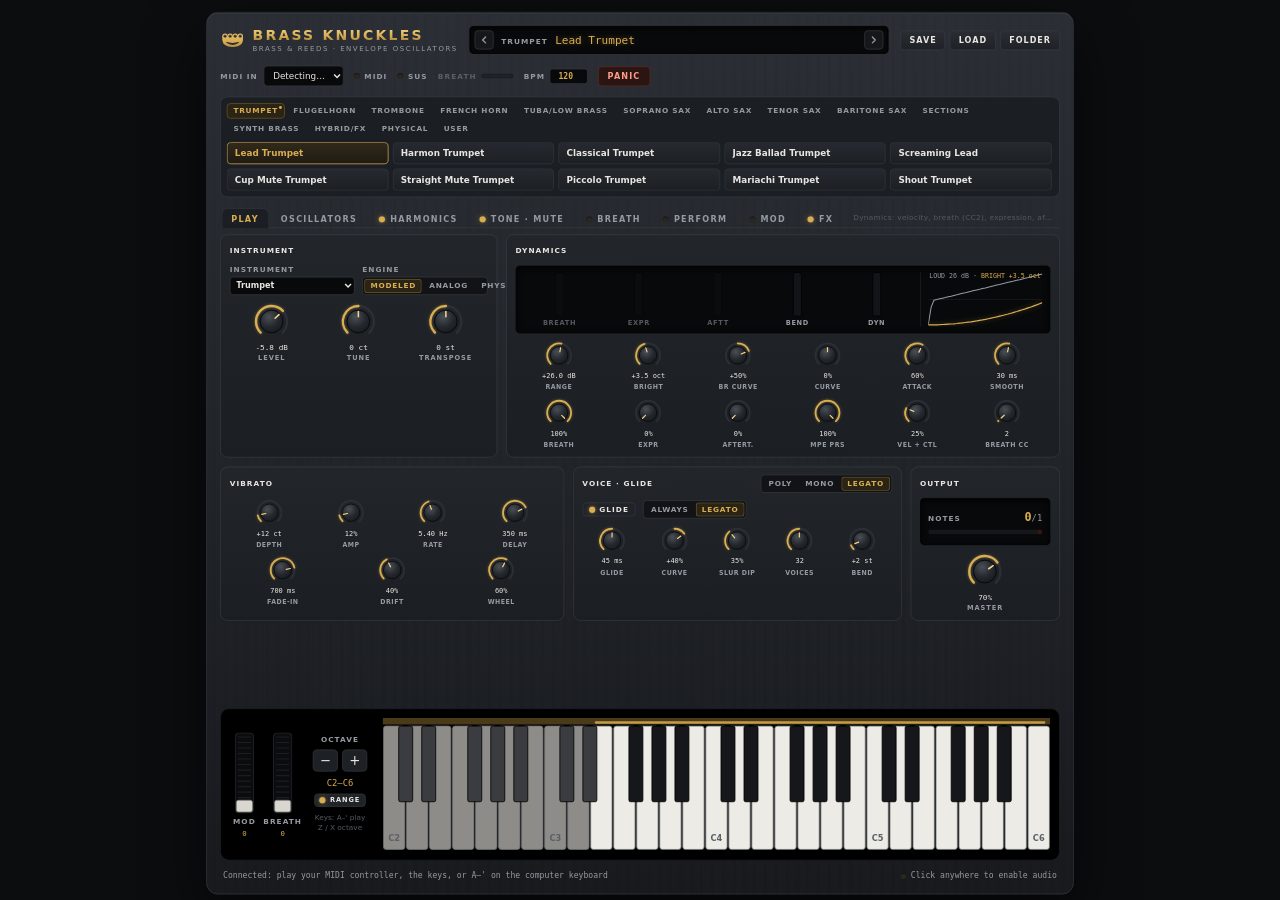
<file: docs/index.html>
<!doctype html>
<!--
  Brass Knuckles v1.0.0, web build. ONE self-contained file: UI, DSP and factory presets.
  GENERATED by vst/webhost/build-web.ps1 from vst/ui + vst/webhost: edit those, not this file.
  Open in Chrome or Edge (works straight from disk; start.bat serves it for the lower-latency AudioWorklet path).
-->
<html lang="en">
<head>
  <meta charset="utf-8">
  <meta name="viewport" content="width=device-width, initial-scale=1">
  <title>Brass Knuckles v1.0.0</title>
  <style>
/* ===========================================================================
   Brass Knuckles: gunmetal chassis, polished-brass accents.
   Same structure as E-Piano's stylesheet; every colour is a token below.
   =========================================================================== */
:root {
  --bg: #0c0d0f;
  --chassis-1: #2a2e34;
  --chassis-2: #17191d;
  --panel: #1b1e22;
  --panel-2: #22262b;
  --panel-edge: #33383f;
  --panel-edge-hi: #474d56;
  --screen: #08090a;
  --text: #e8e6e1;
  --muted: #959aa2;
  --faint: #545961;
  --accent: #d9ad52;              /* polished brass */
  --accent-hi: #f3d48a;
  --accent-glow: rgba(217, 173, 82, 0.42);
  --accent-dim: #6b5321;
  --accent-bg: #2a2416;
  --track: #2c3036;
  --danger: #ff9c8a;
  --danger-bg: #2a1512;
  --danger-edge: #5b2a22;
  --ok: #7fc28f;
  --sans: "Segoe UI", system-ui, -apple-system, sans-serif;
  --mono: "Cascadia Mono", "Consolas", ui-monospace, monospace;
}

* { box-sizing: border-box; }
html, body { margin: 0; }
body {
  min-height: 100vh;
  background: radial-gradient(1200px 600px at 50% -10%, #1d2025 0%, var(--bg) 60%) var(--bg);
  color: var(--text);
  font-family: var(--sans);
  display: flex;
  justify-content: center;
  padding: 24px 16px;
  -webkit-font-smoothing: antialiased;
}
button { font-family: inherit; color: inherit; }

.synth {
  width: 100%;
  min-width: 0;
  max-width: 1180px;
  /* gunmetal: a faint brushed grain over a cool steel gradient */
  background:
    repeating-linear-gradient(90deg, rgba(255, 255, 255, 0.012) 0 1px, transparent 1px 3px),
    linear-gradient(180deg, var(--chassis-1), var(--chassis-2));
  border: 1px solid var(--panel-edge);
  border-radius: 16px;
  padding: 18px;
  box-shadow: 0 30px 80px rgba(0, 0, 0, 0.6), inset 0 1px 0 rgba(255, 255, 255, 0.07);
  display: flex;
  flex-direction: column;
  gap: 14px;
  user-select: none;
}

/* ---------------------------------------------------------------- LEDs --- */
.led {
  display: inline-block;
  width: 8px; height: 8px;
  border-radius: 50%;
  background: #2a2721;
  box-shadow: inset 0 1px 1px rgba(0, 0, 0, 0.6);
  flex: none;
  transition: background 60ms, box-shadow 60ms;
}
.led.on, .power.on .led {
  background: var(--accent);
  box-shadow: 0 0 8px var(--accent-glow), 0 0 2px var(--accent);
}

.ctl-label, .panel-title, .knob-label, .pd-label, .vs-label {
  font-size: 10px;
  letter-spacing: 0.14em;
  text-transform: uppercase;
  color: var(--muted);
  font-weight: 600;
}

/* -------------------------------------------------------------- top bar --- */
.topbar { display: flex; align-items: center; gap: 16px; flex-wrap: wrap; }
.brand { display: flex; align-items: center; gap: 10px; line-height: 1.1; }
.brand-logo { width: 34px; height: 34px; flex: none; }
.brand-logo .bl-metal { fill: url(#bk-metal); }
.brand-logo .bk-s1 { stop-color: var(--accent-hi); }
.brand-logo .bk-s2 { stop-color: var(--accent); }
.brand-logo .bk-s3 { stop-color: #9c7a2f; }
.brand-logo .bl-bevel { fill: none; stroke: #9c7a2f; stroke-width: 0.7; }
.brand-text { display: flex; flex-direction: column; }
.brand-mark {
  font-size: 19px; font-weight: 800; letter-spacing: 0.16em;
  background: linear-gradient(180deg, var(--accent-hi), var(--accent) 55%, #9c7a2f);
  -webkit-background-clip: text; background-clip: text; color: transparent;
}
.brand-sub { font-size: 9.5px; letter-spacing: 0.22em; color: var(--muted); margin-top: 3px; }

.patch-display {
  flex: 1;
  min-width: 200px;
  display: flex;
  align-items: center;
  gap: 6px;
  background: var(--screen);
  border: 1px solid #000;
  border-radius: 6px;
  padding: 5px 6px;
  box-shadow: inset 0 2px 6px rgba(0, 0, 0, 0.8);
}
.pd-text { flex: 1; min-width: 0; display: flex; align-items: baseline; gap: 10px; padding: 0 4px; }
.pd-name {
  font-family: var(--mono); color: var(--accent); font-size: 15px; text-shadow: 0 0 8px var(--accent-glow);
  white-space: nowrap; overflow: hidden; text-overflow: ellipsis;
}
.pd-step {
  flex: none; width: 26px; height: 26px; padding: 0;
  display: flex; align-items: center; justify-content: center;
  background: #15171a; border: 1px solid var(--panel-edge); border-radius: 5px; cursor: pointer;
}
.pd-step svg { width: 12px; height: 12px; fill: none; stroke: var(--muted); stroke-width: 1.8; stroke-linecap: round; stroke-linejoin: round; }
.pd-step:hover svg { stroke: var(--accent); }
.pd-step:active { transform: translateY(1px); }

.preset-actions { display: flex; gap: 6px; }
.pd-btn {
  background: linear-gradient(180deg, #2a2e34, #1e2125);
  border: 1px solid var(--panel-edge);
  border-radius: 6px;
  padding: 6px 11px;
  font-size: 11px; font-weight: 700; letter-spacing: 0.12em;
  color: var(--text);
  cursor: pointer;
}
.pd-btn:hover { border-color: var(--panel-edge-hi); }
.pd-btn:active { transform: translateY(1px); }
.pd-btn.primary { background: linear-gradient(180deg, #3a3120, #282215); border-color: var(--accent-dim); color: var(--accent); }
.pd-btn.primary:hover { border-color: var(--accent); }
.pd-btn.danger { background: var(--danger-bg); border-color: var(--danger-edge); color: var(--danger); }

.top-controls { display: flex; align-items: center; gap: 14px; flex-wrap: wrap; }
.midi-pick { display: flex; align-items: center; gap: 8px; }
.midi-pick select {
  background: var(--screen); color: var(--text);
  border: 1px solid var(--panel-edge); border-radius: 5px;
  padding: 5px 8px; font: 12px var(--sans); max-width: 200px;
}
.indicator { display: flex; align-items: center; gap: 6px; font-size: 10px; letter-spacing: 0.14em; color: var(--muted); font-weight: 600; }
.mini-meter { width: 44px; height: 6px; background: #121418; border: 1px solid #000; border-radius: 3px; overflow: hidden; }
.mini-meter > div { height: 100%; width: 0%; background: linear-gradient(90deg, var(--accent-dim), var(--accent)); transition: width 60ms linear; }
.indicator.absent { opacity: 0.45; }

.panic {
  background: var(--danger-bg); border: 1px solid var(--danger-edge); color: var(--danger);
  border-radius: 6px; padding: 6px 12px;
  font-size: 11px; letter-spacing: 0.14em; font-weight: 700; cursor: pointer;
}
.panic:hover { background: #3a1a15; }
.panic:active { transform: translateY(1px); }

/* ======================================================== preset browser === */
.browser {
  background: var(--panel); border: 1px solid var(--panel-edge); border-radius: 10px;
  padding: 8px; display: flex; flex-direction: column; gap: 8px;
}
.cat-tabs { display: flex; flex-wrap: wrap; gap: 3px; }
.cat-tab {
  position: relative; background: transparent; border: 1px solid transparent; border-radius: 5px;
  padding: 4px 8px; font-size: 10px; font-weight: 700; letter-spacing: 0.1em; text-transform: uppercase;
  color: var(--muted); cursor: pointer;
}
.cat-tab:hover { color: var(--text); }
.cat-tab.active { color: var(--accent); border-color: var(--accent-dim); background: var(--accent-bg); }
.cat-tab.has-current::after {
  content: ""; position: absolute; top: 3px; right: 3px;
  width: 4px; height: 4px; border-radius: 50%; background: var(--accent);
}
.preset-grid {
  display: grid; grid-template-columns: repeat(5, minmax(0, 1fr)); grid-auto-rows: 30px; gap: 6px;
  height: 66px; overflow-y: auto; padding-right: 2px;
}
.preset-btn {
  position: relative; display: flex; align-items: center; padding: 0 24px 0 10px;
  background: linear-gradient(180deg, #262a30, #1c1f23);
  border: 1px solid var(--panel-edge); border-radius: 6px;
  font-size: 12px; font-weight: 600; text-align: left; cursor: pointer; min-width: 0;
}
.preset-btn:hover { border-color: var(--panel-edge-hi); }
.preset-btn:active { transform: translateY(1px); }
.preset-btn.selected { border-color: var(--accent); background: linear-gradient(180deg, #30291b, #201c14); color: var(--accent); }
.pb-name { white-space: nowrap; overflow: hidden; text-overflow: ellipsis; }
.pb-del {
  position: absolute; right: 4px; top: 50%; transform: translateY(-50%);
  width: 18px; height: 18px; line-height: 17px; text-align: center;
  border-radius: 4px; color: var(--muted); font-size: 14px; opacity: 0;
}
.preset-btn:hover .pb-del { opacity: 1; }
.pb-del:hover { background: #3a1a15; color: var(--danger); }
.grid-empty { grid-column: 1 / -1; grid-row: 1 / 3; align-self: center; font-size: 12px; color: var(--muted); line-height: 1.6; padding: 0 4px; }
.path { font-family: var(--mono); color: var(--text); font-size: 11px; word-break: break-all; }
.preset-grid::-webkit-scrollbar { width: 6px; }
.preset-grid::-webkit-scrollbar-thumb { background: #353a41; border-radius: 3px; }

/* ============================================================ page tabs === */
.page-tabs { display: flex; align-items: center; gap: 4px; border-bottom: 1px solid var(--panel-edge); padding: 0 2px; margin-bottom: -6px; }
.page-tab {
  display: flex; align-items: center; gap: 7px;
  background: transparent; border: 1px solid transparent; border-bottom: none; border-radius: 7px 7px 0 0;
  padding: 7px 14px 6px; font-size: 11px; font-weight: 700; letter-spacing: 0.16em;
  color: var(--muted); cursor: pointer; position: relative; top: 1px;
}
.page-tab:hover { color: var(--text); }
.page-tab.active { color: var(--accent); background: var(--panel); border-color: var(--panel-edge); }
.page-tab { white-space: nowrap; flex: none; padding-left: 12px; padding-right: 12px; }
.page-hint { margin-left: auto; font-size: 10px; color: var(--faint); letter-spacing: 0.04em; padding: 0 4px 0 10px;
             min-width: 0; white-space: nowrap; overflow: hidden; text-overflow: ellipsis; }
.pages { display: grid; }
.page { grid-area: 1 / 1; display: flex; flex-direction: column; gap: 12px; min-width: 0; }
.page:not(.active) { visibility: hidden; pointer-events: none; }

/* --------------------------------------------------------------- panels --- */
.row { display: grid; gap: 12px; }
.play-row-1 { grid-template-columns: minmax(0, 0.8fr) minmax(0, 1.6fr); }
.play-row-2 { grid-template-columns: minmax(0, 1.15fr) minmax(0, 1.1fr) minmax(0, 0.5fr); }
.osc-row { grid-template-columns: repeat(3, minmax(0, 1fr)); }
.filter-row { grid-template-columns: minmax(0, 1fr); }
.harm-row-1 { grid-template-columns: minmax(0, 1.5fr) minmax(0, 1fr); }
.harm-row-2 { grid-template-columns: repeat(3, minmax(0, 1fr)); }
.tone-row { grid-template-columns: repeat(3, minmax(0, 1fr)); }
.attack-row-1 { grid-template-columns: minmax(0, 0.7fr) minmax(0, 1fr) minmax(0, 1fr); }
.attack-row-2 { grid-template-columns: minmax(0, 1fr) minmax(0, 1fr) minmax(0, 0.7fr); }

.perform-row-1 { grid-template-columns: minmax(0, 1.9fr) minmax(0, 0.8fr); }
.perform-row-2 { grid-template-columns: minmax(0, 1.5fr) minmax(0, 1fr) minmax(0, 0.7fr); }

.mod-row { grid-template-columns: minmax(0, 0.62fr) minmax(0, 1.9fr); }
.lfo-col { display: flex; flex-direction: column; gap: 12px; min-width: 0; }
.fx-row-1 { grid-template-columns: minmax(0, 1fr) minmax(0, 1.6fr); }
.fx-row-2 { grid-template-columns: minmax(0, 1fr) minmax(0, 1.5fr) minmax(0, 0.5fr); }
.lfo-panel .screen { height: 48px; }

/* mod matrix: 12 routes in two columns */
.mx-grid { display: grid; grid-template-columns: 1fr 1fr; gap: 6px 12px; }
.mx-row {
  display: grid; grid-template-columns: 22px minmax(0, 1fr) minmax(0, 0.9fr) minmax(0, 1fr) 34px 46px;
  align-items: center; gap: 5px; background: #15171a; border: 1px solid #23262b; border-radius: 7px; padding: 3px 5px;
}
.mx-row.off .param-select, .mx-row.off .knob, .mx-row.off .mx-amt-text { opacity: 0.4; }
.mx-num { font-family: var(--mono); font-size: 10px; color: var(--faint); text-align: center; cursor: pointer; }
.mx-row.on .mx-num { color: var(--accent); }
.mx-amt-text { font-family: var(--mono); font-size: 10px; color: var(--text); text-align: right; white-space: nowrap; }
.mx-head { display: grid; grid-template-columns: 22px minmax(0, 1fr) minmax(0, 0.9fr) minmax(0, 1fr) 34px 46px; gap: 5px; padding: 0 6px; }
.mx-head span { font-size: 8.5px; font-weight: 700; letter-spacing: 0.14em; color: var(--faint); }
.mx-note { font-size: 10px; color: var(--faint); line-height: 1.5; }

/* articulation picker */
.art-buttons { display: grid; grid-template-columns: repeat(6, minmax(0, 1fr)); gap: 6px; }
.art-btn {
  display: flex; flex-direction: column; align-items: center; gap: 3px;
  background: linear-gradient(180deg, #262a30, #1c1f23); border: 1px solid var(--panel-edge); border-radius: 7px;
  padding: 6px 4px; cursor: pointer; font-size: 10.5px; font-weight: 700; letter-spacing: 0.12em; color: var(--muted);
}
.art-btn svg { width: 38px; height: 18px; fill: none; stroke: currentColor; stroke-width: 1.6; stroke-linecap: round; stroke-linejoin: round; }
.art-btn .ks { font-family: var(--mono); font-size: 9px; font-weight: 400; letter-spacing: 0; color: var(--faint); }
.art-btn:hover { border-color: var(--panel-edge-hi); color: var(--text); }
.art-btn.on { border-color: var(--accent); color: var(--accent); background: linear-gradient(180deg, #30291b, #201c14); }
.players-graph { height: 70px; }
.pl-dot { fill: var(--accent); filter: drop-shadow(0 0 3px var(--accent-glow)); }
.pl-dot.lead { fill: var(--accent-hi); }
.wkey.ks-active, .bkey.ks-active { fill: #9fd0ee; }

/* graphs on the HARMONICS / TONE pages */
.graph { position: relative; height: 110px; background: var(--screen); border: 1px solid #000; border-radius: 6px; box-shadow: inset 0 2px 8px rgba(0, 0, 0, 0.9); overflow: hidden; }
.graph.tall { height: 150px; }
.graph svg { position: absolute; inset: 0; width: 100%; height: 100%; }
.gr-bar-soft { fill: #4d4a42; }
.gr-bar-loud { fill: var(--accent); filter: drop-shadow(0 0 2px var(--accent-glow)); }
.gr-line { fill: none; stroke: var(--accent); stroke-width: 1.7; vector-effect: non-scaling-stroke; filter: drop-shadow(0 0 3px var(--accent-glow)); }
.gr-line.dim { stroke: var(--muted); filter: none; stroke-width: 1.2; }
.gr-line.mid { stroke: #b48a3a; filter: none; }
.gr-zero { stroke: #2b3036; stroke-width: 1; stroke-dasharray: 3 3; vector-effect: non-scaling-stroke; }
.gr-grid { stroke: #171a1e; stroke-width: 1; vector-effect: non-scaling-stroke; }
.gr-mark { stroke: #f4f4f4; stroke-width: 1; opacity: 0.6; vector-effect: non-scaling-stroke; }
.gr-label { fill: var(--faint); font: 600 9px var(--sans); letter-spacing: 0.08em; }
.gr-legend { position: absolute; right: 6px; top: 4px; font-family: var(--mono); font-size: 9.5px; color: var(--muted); background: rgba(8, 9, 10, 0.75); padding: 1px 4px; border-radius: 3px; }
.gr-legend b { color: var(--accent); font-weight: 400; }
.dyn-slider { display: flex; align-items: center; gap: 8px; font-size: 9.5px; color: var(--muted); letter-spacing: 0.1em; font-weight: 700; }
.dyn-slider input { flex: 1; accent-color: var(--accent); }

.panel {
  background: linear-gradient(180deg, var(--panel-2), var(--panel));
  border: 1px solid var(--panel-edge);
  border-radius: 10px;
  padding: 10px 12px 12px;
  display: flex; flex-direction: column; gap: 10px;
  box-shadow: inset 0 1px 0 rgba(255, 255, 255, 0.04);
  transition: opacity 150ms;
  min-width: 0;
}
.panel.off .screen, .panel.off .knob-row, .panel.off .env-block { opacity: 0.38; }
.panel-head { display: flex; align-items: center; justify-content: space-between; gap: 8px; min-height: 22px; }
.panel-title { color: var(--text); }
.panel-head .seg, .panel-head .param-select { flex: none; }

.power {
  display: flex; align-items: center; gap: 6px;
  background: #202328; border: 1px solid var(--panel-edge); border-radius: 5px;
  padding: 3px 8px; font-size: 10px; letter-spacing: 0.14em; font-weight: 700;
  color: var(--muted); cursor: pointer;
}
.power.on { color: var(--text); }

.screen {
  position: relative; background: var(--screen); border: 1px solid #000; border-radius: 6px;
  height: 56px; overflow: hidden; box-shadow: inset 0 2px 8px rgba(0, 0, 0, 0.9);
}
.screen svg { position: absolute; inset: 4px 0; width: 100%; height: calc(100% - 8px); }
.scr-grid { stroke: #1a1d22; stroke-width: 1; vector-effect: non-scaling-stroke; }
.scr-line {
  fill: none; stroke: var(--accent); stroke-width: 1.6; vector-effect: non-scaling-stroke;
  filter: drop-shadow(0 0 3px var(--accent-glow)); stroke-linejoin: round;
}
.scr-text {
  position: absolute; right: 8px; top: 5px;
  font-family: var(--mono); font-size: 10px; color: #cdd0d4;
  background: rgba(8, 9, 10, 0.75); padding: 1px 4px; border-radius: 3px;
}

/* ---- dynamics screen ------------------------------------------------------- */
.dyn-screen { height: 92px; display: grid; grid-template-columns: repeat(5, minmax(0, 1fr)) minmax(0, 1.7fr); gap: 10px; padding: 8px 10px; align-items: stretch; }
.dyn-src { display: flex; flex-direction: column; align-items: center; gap: 4px; min-width: 0; }
.dyn-bar { flex: 1; width: 12px; background: #121418; border: 1px solid #000; border-radius: 3px; position: relative; overflow: hidden; }
.dyn-bar > div { position: absolute; left: 0; right: 0; bottom: 0; height: 0%; background: linear-gradient(0deg, var(--accent-dim), var(--accent)); transition: height 50ms linear; }
.dyn-src span { font-size: 9px; letter-spacing: 0.1em; color: var(--muted); font-weight: 700; }
.dyn-src.absent span { color: var(--faint); }
.dyn-src.absent .dyn-bar { opacity: 0.35; }
.dyn-src.out .dyn-bar > div { background: linear-gradient(0deg, #8a6a28, var(--accent-hi)); }
.dyn-curves { position: relative; border-left: 1px solid #1d2025; padding-left: 10px; }
.dyn-curves svg { position: absolute; inset: 0 0 0 10px; width: calc(100% - 10px); height: 100%; }
.dc-loud { fill: none; stroke: var(--muted); stroke-width: 1.4; vector-effect: non-scaling-stroke; }
.dc-bright { fill: none; stroke: var(--accent); stroke-width: 1.6; vector-effect: non-scaling-stroke; filter: drop-shadow(0 0 3px var(--accent-glow)); }
.dc-now { stroke: #f4f4f4; stroke-width: 1; opacity: 0.6; vector-effect: non-scaling-stroke; }
.dc-legend { position: absolute; right: 2px; top: 0; font-family: var(--mono); font-size: 9px; color: var(--muted); }
.dc-legend b { color: var(--accent); font-weight: 400; }

.voice-screen { display: flex; flex-direction: column; justify-content: center; gap: 8px; padding: 0 10px; height: 64px; }
.vs-row { display: flex; justify-content: space-between; align-items: baseline; }
.vs-value { font-family: var(--mono); color: var(--muted); font-size: 12px; }
.vs-value b { color: var(--accent); font-size: 16px; font-weight: 600; }
.meter { position: relative; height: 6px; background: #15171a; border-radius: 3px; overflow: hidden; }
#meter-fill { height: 100%; width: 0%; background: linear-gradient(90deg, #4f8a5c 0%, #c9a640 75%, #ff5a3d 100%); transition: width 60ms linear; }
.meter-clip { position: absolute; right: 0; top: 0; width: 6px; height: 100%; background: #3a1512; }
.meter-clip.on { background: #ff3b2f; box-shadow: 0 0 6px #ff3b2f; }

/* ---------------------------------------------------------------- knobs --- */
.knob-row { display: flex; justify-content: space-around; gap: 4px; flex-wrap: wrap; }
.knob-row.left { justify-content: flex-start; }
.knob { display: flex; flex-direction: column; align-items: center; gap: 2px; width: 64px; }
.knob-svg { width: 52px; height: 52px; cursor: ns-resize; touch-action: none; outline: none; overflow: visible; }
.knob-svg:focus-visible .k-face { stroke: var(--accent); }
.k-track { fill: none; stroke: var(--track); stroke-width: 4; stroke-linecap: round; }
.k-value { fill: none; stroke: var(--accent); stroke-width: 4; stroke-linecap: round; filter: drop-shadow(0 0 3px var(--accent-glow)); }
.k-tick { fill: var(--faint); }
.k-face { fill: url(#knobFace); stroke: #050607; stroke-width: 1.5; }
.k-pointer { stroke: var(--accent-hi); stroke-width: 2.6; stroke-linecap: round; }
.knob:hover .k-track { stroke: #383d44; }
.knob-value { font-family: var(--mono); font-size: 10.5px; color: var(--text); min-height: 14px; white-space: nowrap; }
.knob.active .knob-value { color: var(--accent); }
.knob-label { font-size: 9px; white-space: nowrap; }
/* medium knobs: dense panels (oscillator envelopes) */
.knob.knob-md { width: 54px; }
.knob.knob-md .knob-svg { width: 40px; height: 40px; }
.knob.knob-md .knob-value { font-size: 9.5px; }
.knob.knob-md .knob-label { font-size: 8.5px; letter-spacing: 0.08em; }
.knob.knob-sm { width: 34px; gap: 0; }
.knob.knob-sm .knob-svg { width: 32px; height: 32px; }
.knob.knob-sm .knob-label, .knob.knob-sm .knob-value { display: none; }
.knob.knob-sm .k-track, .knob.knob-sm .k-value { stroke-width: 5; }

/* -------------------------------------------------- switches / choices ---- */
.switch-row { display: flex; align-items: center; justify-content: space-between; gap: 6px; flex-wrap: wrap; }
.switch-row.left { justify-content: flex-start; gap: 10px; }
.seg { display: inline-flex; background: #111316; border: 1px solid var(--panel-edge); border-radius: 6px; padding: 2px; gap: 2px; }
.seg button {
  background: transparent; border: none; border-radius: 4px; padding: 4px 8px;
  font-size: 10px; font-weight: 700; letter-spacing: 0.1em; text-transform: uppercase;
  color: var(--muted); cursor: pointer;
}
.seg button:hover { color: var(--text); }
.seg button.on { background: var(--accent-bg); color: var(--accent); box-shadow: inset 0 0 0 1px var(--accent-dim); }
.seg button:focus-visible { outline: 1px solid var(--accent); }
.param-select {
  min-width: 0; width: 100%; background: var(--screen); color: var(--text);
  border: 1px solid var(--panel-edge); border-radius: 5px; padding: 4px 2px 4px 4px;
  font: 600 11px var(--sans); cursor: pointer;
}
.param-select:hover { border-color: var(--panel-edge-hi); }
.param-select:focus-visible { outline: 1px solid var(--accent); }
.field { display: flex; flex-direction: column; gap: 4px; min-width: 0; }
.field-grid { display: grid; grid-template-columns: 1fr 1fr; gap: 8px 10px; align-items: end; }

/* ===================================================== envelope editor ==== */
.env-block { display: flex; flex-direction: column; gap: 6px; border-top: 1px solid #262a30; padding-top: 8px; }
.env-tabs { display: flex; align-items: center; gap: 2px; }
.env-tab {
  background: transparent; border: 1px solid transparent; border-radius: 5px; padding: 3px 9px;
  font-size: 9.5px; font-weight: 700; letter-spacing: 0.14em; color: var(--muted); cursor: pointer;
  display: flex; align-items: center; gap: 5px;
}
.env-tab .led { width: 5px; height: 5px; }
.env-tab:hover { color: var(--text); }
.env-tab.active { color: var(--accent); border-color: var(--accent-dim); background: var(--accent-bg); }
.env-graph { position: relative; height: 92px; background: var(--screen); border: 1px solid #000; border-radius: 6px; box-shadow: inset 0 2px 8px rgba(0, 0, 0, 0.9); }
.env-graph svg { position: absolute; inset: 0; width: 100%; height: 100%; overflow: visible; }
.eg-grid { stroke: #191c20; stroke-width: 1; vector-effect: non-scaling-stroke; }
.eg-zero { stroke: #2b3036; stroke-width: 1; stroke-dasharray: 3 3; vector-effect: non-scaling-stroke; }
.eg-fill { fill: rgba(217, 173, 82, 0.08); stroke: none; }
.eg-line { fill: none; stroke: var(--accent); stroke-width: 1.7; vector-effect: non-scaling-stroke; filter: drop-shadow(0 0 3px var(--accent-glow)); stroke-linejoin: round; }
.eg-handle { fill: var(--screen); stroke: var(--accent-hi); stroke-width: 1.6; cursor: grab; vector-effect: non-scaling-stroke; }
.eg-handle:hover, .eg-handle.drag { fill: var(--accent); }
.eg-handle.drag { cursor: grabbing; }
.eg-label { fill: var(--faint); font: 600 8.5px var(--sans); letter-spacing: 0.1em; pointer-events: none; }
.eg-text { position: absolute; right: 6px; top: 4px; font-family: var(--mono); font-size: 9.5px; color: #cdd0d4; background: rgba(8, 9, 10, 0.75); padding: 1px 4px; border-radius: 3px; pointer-events: none; }
.env-knobs { display: grid; grid-template-columns: repeat(6, minmax(0, 1fr)); justify-items: center; row-gap: 2px; }

/* --------------------------------------------------------------- keybed --- */
.keybed {
  display: flex; gap: 12px; background: #000; border: 1px solid #1c1e22; border-radius: 12px;
  padding: 12px; box-shadow: inset 0 4px 14px rgba(0, 0, 0, 0.9);
}
.octave-ctl { display: flex; flex-direction: column; align-items: center; justify-content: center; gap: 8px; width: 92px; flex: none; }
.oct-buttons { display: flex; gap: 6px; }
.oct-buttons button {
  width: 34px; height: 30px; background: #1d2024; border: 1px solid #33373e; border-radius: 6px;
  font-size: 18px; line-height: 1; cursor: pointer;
}
.oct-buttons button:hover { border-color: var(--accent-dim); }
.oct-buttons button:active { transform: translateY(1px); }
.oct-readout { font-family: var(--mono); font-size: 12px; color: var(--accent); }
.kbd-hint { font-size: 10px; color: var(--faint); text-align: center; line-height: 1.4; }
.range-toggle { font-size: 9px; padding: 3px 6px; }

.piano { flex: 1; min-width: 0; }
.piano-svg { display: block; width: 100%; height: auto; touch-action: none; cursor: pointer; }
.felt { fill: #4a3a17; }
.wkey { fill: #ecebe6; stroke: #6d6f73; stroke-width: 1; transition: fill 40ms; }
.wkey:hover { fill: #ffffff; }
.bkey { fill: #15171a; stroke: #000; stroke-width: 1; transition: fill 40ms; }
.bkey:hover { fill: #2a2d31; }
.wkey.out { fill: #8d8c88; }
.bkey.out { fill: #3a3c40; }
.wkey.ks { fill: #6f9fbd; }
.bkey.ks { fill: #2d5670; }
.wkey.down, .bkey.down { fill: var(--accent); stroke: #8a6a28; }
.klabel { fill: #5b6068; font: 600 10px var(--sans); text-anchor: middle; pointer-events: none; }
.range-mark { fill: var(--accent); opacity: 0.85; }
.ks-mark { fill: #6f9fbd; }

/* wheels */
.wheel-ctl { display: flex; flex-direction: column; align-items: center; justify-content: center; gap: 5px; width: 40px; flex: none; }
.wheel-svg { width: 26px; height: 110px; cursor: ns-resize; touch-action: none; outline: none; }
.wheel-svg:focus-visible .wh-slot { stroke: var(--accent); }
.wh-slot { fill: #0b0c0e; stroke: #2c2f35; }
.wh-ridges line { stroke: #1b1d21; stroke-width: 1.5; }
.wh-fill { fill: var(--accent-dim); opacity: 0.6; }
.wh-thumb { fill: #d9d7d0; stroke: #7d7d7d; }
.wheel-ctl:hover .wh-thumb { fill: #fff; }
.wheel-value { font-family: var(--mono); font-size: 10px; color: var(--accent); }

/* ------------------------------------------------------------ statusbar --- */
.statusbar { display: flex; justify-content: space-between; align-items: center; gap: 12px; font-family: var(--mono); font-size: 11px; color: var(--muted); padding: 0 4px; }
.monitor { flex: 1; min-width: 0; white-space: pre; overflow: hidden; text-overflow: ellipsis; }
.audio-status { display: flex; align-items: center; gap: 6px; flex: none; }

/* ================================================================ modal === */
.modal { position: fixed; inset: 0; z-index: 20; display: flex; align-items: center; justify-content: center; background: rgba(5, 6, 8, 0.7); }
.modal.hidden { display: none; }
.modal-card {
  width: min(420px, calc(100vw - 32px));
  background: linear-gradient(180deg, #23272c, #181a1e);
  border: 1px solid var(--panel-edge); border-radius: 12px; padding: 18px;
  display: flex; flex-direction: column; gap: 12px; box-shadow: 0 20px 60px rgba(0, 0, 0, 0.7);
}
.modal-title { font-size: 12px; font-weight: 700; letter-spacing: 0.16em; text-transform: uppercase; }
.modal-body { font-size: 13px; color: var(--muted); line-height: 1.5; }
.modal-body b { color: var(--text); }
#modal-input {
  background: var(--screen); color: var(--accent); border: 1px solid var(--panel-edge); border-radius: 6px;
  padding: 9px 10px; font: 14px var(--mono); outline: none; user-select: text;
}
#modal-input:focus { border-color: var(--accent-dim); }
.modal-actions { display: flex; justify-content: flex-end; gap: 8px; }

/* ============================================================ header ===== */
.bpm-ctl input {
  width: 52px; background: var(--screen); color: var(--accent);
  border: 1px solid var(--panel-edge); border-radius: 4px; padding: 3px 4px;
  font: 600 11px var(--mono); text-align: right;
}
.bpm-ctl input[readonly] { color: var(--muted); border-color: transparent; background: transparent; cursor: default; }
.web-only { display: none !important; }
body.web .web-only { display: flex !important; }

/* ----------------------------------------------------------- responsive --- */
@media (max-width: 900px) {
  .play-row-1, .play-row-2, .osc-row { grid-template-columns: minmax(0, 1fr); }
}
@media (max-width: 560px) {
  body { padding: 12px 8px; }
  .synth { padding: 12px; }
  .patch-display { min-width: 0; flex-basis: 100%; }
  .keybed { flex-direction: column; }
  .octave-ctl { flex-direction: row; width: auto; }
  .kbd-hint { display: none; }
}

/* ===================================================== plugin overrides ===
   The panel is laid out at a fixed design width and scaled (app.js fit())
   to whatever size the plugin window is. */
body.plugin { display: block; padding: 0; height: 100vh; overflow: hidden; background: var(--bg); }
body.plugin .synth {
  position: absolute; top: 12px; left: 50%; width: 1180px; max-width: none;
  transform-origin: top center; transform: translateX(-50%);
}
body.plugin .play-row-1 { grid-template-columns: minmax(0, 0.8fr) minmax(0, 1.6fr); }
body.plugin .play-row-2 { grid-template-columns: minmax(0, 1.15fr) minmax(0, 1.1fr) minmax(0, 0.5fr); }
body.plugin .osc-row { grid-template-columns: repeat(3, minmax(0, 1fr)); }
body.plugin .keybed { flex-direction: row; }
body.plugin .octave-ctl { flex-direction: column; width: 92px; }
body.plugin .kbd-hint { display: block; }

</style>
</head>
<body class="plugin">
  <!-- shared SVG defs (knob face: gunmetal with a brass rim highlight) -->
  <svg width="0" height="0" style="position:absolute" aria-hidden="true" focusable="false">
    <defs>
      <radialGradient id="knobFace" cx="38%" cy="30%" r="80%">
        <stop offset="0%" stop-color="#4a4f57"/>
        <stop offset="55%" stop-color="#25292e"/>
        <stop offset="100%" stop-color="#15171a"/>
      </radialGradient>
    </defs>
  </svg>

  <main class="synth">
    <header class="topbar">
      <div class="brand">
        <svg class="brand-logo" viewBox="0 0 34 34" aria-hidden="true">
          <defs>
            <linearGradient id="bk-metal" x1="0" y1="0" x2="0" y2="1">
              <stop offset="0%" class="bk-s1"/>
              <stop offset="55%" class="bk-s2"/>
              <stop offset="100%" class="bk-s3"/>
            </linearGradient>
            <mask id="bk-mask" maskUnits="userSpaceOnUse" x="0" y="0" width="34" height="34">
              <g fill="#fff">
                <circle cx="6.65" cy="12" r="3.7"/><circle cx="13.55" cy="12" r="3.7"/>
                <circle cx="20.45" cy="12" r="3.7"/><circle cx="27.35" cy="12" r="3.7"/>
                <rect x="3" y="12" width="28" height="5"/>
                <path d="M3 16 L31 16 Q31.5 22.5 24 25.6 Q17 27.6 10 25.6 Q2.5 22.5 3 16 Z"/>
              </g>
              <g fill="#000">
                <circle cx="6.65" cy="12" r="2"/><circle cx="13.55" cy="12" r="2"/>
                <circle cx="20.45" cy="12" r="2"/><circle cx="27.35" cy="12" r="2"/>
                <path d="M8 19.6 Q17 22.6 26 19.6 Q24.4 23 17 24 Q9.6 23 8 19.6 Z"/>
              </g>
            </mask>
          </defs>
          <rect class="bl-metal" x="0" y="0" width="34" height="34" mask="url(#bk-mask)"/>
          <g class="bl-bevel">
            <circle cx="6.65" cy="12" r="2"/><circle cx="13.55" cy="12" r="2"/>
            <circle cx="20.45" cy="12" r="2"/><circle cx="27.35" cy="12" r="2"/>
          </g>
        </svg>
        <div class="brand-text">
          <span class="brand-mark">BRASS KNUCKLES</span>
          <span class="brand-sub" id="brand-sub">BRASS &amp; REEDS · ENVELOPE OSCILLATORS</span>
        </div>
      </div>
      <div class="patch-display">
        <button id="preset-prev" type="button" class="pd-step" aria-label="Previous preset">
          <svg viewBox="0 0 12 12" aria-hidden="true"><path d="M8 2 4 6l4 4"/></svg>
        </button>
        <div class="pd-text">
          <span id="preset-cat" class="pd-label">PRESET</span>
          <span id="preset-name" class="pd-name"></span>
        </div>
        <button id="preset-next" type="button" class="pd-step" aria-label="Next preset">
          <svg viewBox="0 0 12 12" aria-hidden="true"><path d="m4 2 4 4-4 4"/></svg>
        </button>
      </div>
      <div class="preset-actions">
        <button id="preset-save" type="button" class="pd-btn">SAVE</button>
        <button id="preset-load" type="button" class="pd-btn">LOAD</button>
        <button id="preset-folder" type="button" class="pd-btn" title="Open the preset folder">FOLDER</button>
      </div>
      <div class="top-controls">
        <label class="midi-pick web-only">
          <span class="ctl-label">MIDI IN</span>
          <select id="midi-select"><option>Detecting…</option></select>
        </label>
        <span class="indicator"><span class="led" id="midi-led" title="Note activity"></span>MIDI</span>
        <span class="indicator"><span class="led" id="sustain-led"></span>SUS</span>
        <span class="indicator absent" id="breath-ind" title="Breath controller (lights up once one is detected)">
          BREATH <span class="mini-meter"><div id="breath-mini"></div></span>
        </span>
        <label class="indicator bpm-ctl web-only" title="Tempo for synced LFOs (from the host in the plugin)">
          BPM <input id="bpm-input" type="number" min="20" max="300" step="0.1" value="120">
        </label>
        <button id="panic-btn" type="button" class="panic">PANIC</button>
      </div>
    </header>

    <section class="browser" aria-label="Presets">
      <div class="cat-tabs" id="cat-tabs" role="tablist"></div>
      <div class="preset-grid" id="preset-grid"></div>
    </section>

    <nav class="page-tabs" role="tablist" aria-label="Sections">
      <button type="button" class="page-tab" data-page="play" role="tab">PLAY</button>
      <button type="button" class="page-tab" data-page="osc" role="tab">OSCILLATORS</button>
      <button type="button" class="page-tab" data-page="harm" role="tab"><span class="led" id="harm-led"></span>HARMONICS</button>
      <button type="button" class="page-tab" data-page="tone" role="tab"><span class="led" id="tone-led"></span>TONE · MUTE</button>
      <button type="button" class="page-tab" data-page="attack" role="tab"><span class="led" id="attack-led"></span>BREATH</button>
      <button type="button" class="page-tab" data-page="perform" role="tab"><span class="led" id="perform-led"></span>PERFORM</button>
      <button type="button" class="page-tab" data-page="mod" role="tab"><span class="led" id="mod-led"></span>MOD</button>
      <button type="button" class="page-tab" data-page="fx" role="tab"><span class="led" id="fx-led"></span>FX</button>
      <span class="page-hint" id="page-hint"></span>
    </nav>
    <div class="pages">
      <div class="page" data-page="play">
        <section class="row play-row-1" id="play-row-1"></section>
        <section class="row play-row-2" id="play-row-2"></section>
      </div>
      <div class="page" data-page="osc">
        <section class="row osc-row" id="osc-row"></section>
        <section class="row filter-row" id="filter-row"></section>
      </div>
      <div class="page" data-page="harm">
        <section class="row harm-row-1" id="harm-row-1"></section>
        <section class="row harm-row-2" id="harm-row-2"></section>
      </div>
      <div class="page" data-page="tone">
        <section class="row tone-row" id="tone-row"></section>
      </div>
      <div class="page" data-page="perform">
        <section class="row perform-row-1" id="perform-row-1"></section>
        <section class="row perform-row-2" id="perform-row-2"></section>
      </div>
      <div class="page" data-page="attack">
        <section class="row attack-row-1" id="attack-row-1"></section>
        <section class="row attack-row-2" id="attack-row-2"></section>
      </div>
      <div class="page" data-page="mod">
        <section class="row mod-row" id="mod-row"></section>
      </div>
      <div class="page" data-page="fx">
        <section class="row fx-row-1" id="fx-row-1"></section>
        <section class="row fx-row-2" id="fx-row-2"></section>
      </div>
    </div>

    <section class="keybed">
      <div id="wheel-slot"></div>
      <div id="breath-slot"></div>
      <div class="octave-ctl">
        <span class="ctl-label">OCTAVE</span>
        <div class="oct-buttons">
          <button id="oct-down" type="button" aria-label="Octave down">−</button>
          <button id="oct-up" type="button" aria-label="Octave up">+</button>
        </div>
        <span id="octave-readout" class="oct-readout"></span>
        <button id="range-toggle" type="button" class="power range-toggle" title="Dim the keys outside the instrument's real range">
          <span class="led"></span><span>RANGE</span>
        </button>
        <span class="kbd-hint">Keys: A–' play<br>Z / X octave</span>
      </div>
      <div id="piano" class="piano"></div>
    </section>

    <footer class="statusbar">
      <span id="midi-monitor" class="monitor">Connecting to plugin…</span>
      <span class="audio-status"><span class="led" id="audio-led"></span><span id="audio-info">—</span></span>
    </footer>
  </main>

  <div id="modal" class="modal hidden" role="dialog" aria-modal="true" aria-labelledby="modal-title">
    <div class="modal-card">
      <div id="modal-title" class="modal-title"></div>
      <div id="modal-body" class="modal-body"></div>
      <input id="modal-input" type="text" maxlength="60" spellcheck="false" autocomplete="off">
      <div class="modal-actions">
        <button id="modal-cancel" type="button" class="pd-btn">CANCEL</button>
        <button id="modal-ok" type="button" class="pd-btn primary">OK</button>
      </div>
    </div>
  </div>

  <script>
// ============================================================================
//  Parameter definitions. Must match vst/Source/Params.h exactly (IDs, ranges,
//  defaults, skew, choice lists, ORDER); tests/check-params.ps1 compares them.
//  New parameters are only appended. The web build is generated from this file.
// ============================================================================
'use strict';

const INSTRUMENTS = ['Trumpet', 'Flugelhorn', 'Trombone', 'French Horn', 'Tuba',
                     'Soprano Sax', 'Alto Sax', 'Tenor Sax', 'Baritone Sax', 'Synth'];
const ENGINE_MODES = ['Modeled', 'Analog', 'Physical'];
const PM_TYPES = ['Auto', 'Lips', 'Reed'];
const VOICE_MODES = ['Poly', 'Mono', 'Legato'];
const GLIDE_MODES = ['Always', 'Legato'];
const OVERSAMPLE = ['1x', '2x', '4x'];
const FLT_TYPES = ['LP12', 'LP24', 'BP'];
const BRS_TYPES = ['Brass', 'Reed', 'Edge'];
const TONGUES = ['Soft', 'Normal', 'Hard'];
const MUTE_TYPES = ['Open', 'Straight', 'Cup', 'Harmon', 'Plunger'];
const MUTE_SRCS = ['Knob', 'Mod Wheel', 'Breath', 'Expression', 'Aftertouch', 'CC'];
const LFO_WAVES = ['Sine', 'Triangle', 'Square', 'Saw Up', 'Saw Down', 'S&H'];
const LFO_DIVS = ['1/1', '1/2D', '1/2', '1/2T', '1/4D', '1/4', '1/4T', '1/8D', '1/8', '1/8T',
                  '1/16D', '1/16', '1/16T', '1/32', '1/32T'];
const LFO_MODES = ['Global', 'Voice'];
const LFO_TRIGS = ['Free', 'Note'];
const MOD_SOURCES = ['None', 'LFO 1', 'LFO 2',
  'Osc 1 Amp Env', 'Osc 2 Amp Env', 'Osc 3 Amp Env',
  'Osc 1 Pitch Env', 'Osc 2 Pitch Env', 'Osc 3 Pitch Env',
  'Osc 1 Timbre Env', 'Osc 2 Timbre Env', 'Osc 3 Timbre Env',
  'Harm Low Env', 'Harm Mid Env', 'Harm High Env', 'Filter Env',
  'Velocity', 'Dynamics', 'Breath', 'Expression', 'Aftertouch',
  'MPE Pressure', 'MPE Slide', 'MPE Bend', 'Mod Wheel', 'Pitch Bend', 'Key', 'Random', 'Vibrato'];
const MOD_DESTS = ['None', 'Pitch (All)', 'Osc 1 Pitch', 'Osc 2 Pitch', 'Osc 3 Pitch',
  'Osc 1 Level', 'Osc 2 Level', 'Osc 3 Level',
  'Osc 1 Shape', 'Osc 2 Shape', 'Osc 3 Shape',
  'Osc 1 PW', 'Osc 2 PW', 'Osc 3 PW',
  'Osc 1 Bright', 'Osc 2 Bright', 'Osc 3 Bright',
  'Harm Level', 'Harm Tilt', 'Filter Cutoff', 'Filter Reso',
  'Dynamics', 'Brightness', 'Brassiness', 'Breath Noise', 'Lip Buzz',
  'Vibrato Depth', 'Vibrato Rate', 'Growl', 'Flutter', 'Amplitude', 'Pan',
  'LFO 1 Rate', 'LFO 2 Rate', 'Plunger', 'Body Shift', 'FX Drive', 'Chorus Mix', 'Reverb Mix'];
const FX_DRV_TYPES = ['Tube', 'Tape'];
const RV_TYPES = ['Plate', 'Hall'];
const SHAPE_NAMES = ['Sine', 'Tri', 'Saw', 'Pulse'];
const NUM_OSC = 3;
const NUM_MOD_SLOTS = 12;
const MAX_POLY = 64;

const NOTE_NAMES = ['C', 'C#', 'D', 'D#', 'E', 'F', 'F#', 'G', 'G#', 'A', 'A#', 'B'];
function midiNoteName(n) { return NOTE_NAMES[((n % 12) + 12) % 12] + (Math.floor(n / 12) - 1); }

// Realistic written-pitch ranges (MIDI notes, concert pitch) per instrument; used to
// shade the keyboard. Same order as INSTRUMENTS. Synth = no limits.
const INSTRUMENT_RANGES = [
  [52, 84],  // Trumpet       E3 - C6
  [52, 79],  // Flugelhorn    E3 - G5
  [40, 72],  // Trombone      E2 - C5
  [34, 77],  // French Horn   B1 - F5
  [26, 58],  // Tuba          D1 - A#3
  [56, 87],  // Soprano Sax   G#3 - D#6
  [49, 80],  // Alto Sax      C#3 - G#5
  [44, 75],  // Tenor Sax     G#2 - D#5
  [36, 68],  // Baritone Sax  C2 - G#4
  [0, 127],  // Synth
];

// ---- builders (same shapes as Params.h) ----------------------------------------
const P = (id, name, group, min, max, def, unit, extra) =>
  Object.assign({ id, name, group, type: 'float', min, max, def, unit: unit || '' }, extra || {});
const L = (id, name, group, min, max, def, unit) => P(id, name, group, min, max, def, unit, { skew: 'log' });
const I = (id, name, group, min, max, def, unit) => P(id, name, group, min, max, def, unit || 'count', { type: 'int', step: 1 });
const B = (id, name, group, def) => ({ id, name, group, type: 'bool', min: 0, max: 1, step: 1, def: def ? 1 : 0, unit: '' });
const C = (id, name, group, choices, def) =>
  ({ id, name, group, type: 'choice', min: 0, max: choices.length - 1, step: 1, def, choices, unit: '' });
const BIP = { bipolar: true };

function oscParams(n) {
  const o = `osc${n}`, g = o;
  return [
    B(`${o}On`, 'On', g, n === 1),
    P(`${o}Shape`, 'Shape', g, 0, 3, 2, 'shape'),
    P(`${o}PW`, 'PW', g, 0.05, 0.95, 0.5, '%'),
    I(`${o}Pitch`, 'Pitch', g, -36, 36, 0, 'st'),
    I(`${o}Fine`, 'Fine', g, -100, 100, 0, 'ct'),
    P(`${o}Level`, 'Level', g, 0, 1, 0.7, '%'),
    L(`${o}Cut`, 'Bright', g, 1, 64, 12, 'harm'),
    P(`${o}Res`, 'Reso', g, 0, 1, 0.1, '%'),

    L(`${o}AmpDly`, 'Delay', g, 0.001, 4, 0.001, 's'),
    L(`${o}AmpAtk`, 'Attack', g, 0.001, 10, 0.03, 's'),
    L(`${o}AmpHld`, 'Hold', g, 0.001, 4, 0.001, 's'),
    L(`${o}AmpDec`, 'Decay', g, 0.005, 10, 0.5, 's'),
    P(`${o}AmpSus`, 'Sustain', g, 0, 1, 0.8, '%'),
    L(`${o}AmpRel`, 'Release', g, 0.005, 10, 0.15, 's'),
    P(`${o}AmpAtkCrv`, 'A Curve', g, -1, 1, 0.3, 'bip', BIP),
    P(`${o}AmpDecCrv`, 'D Curve', g, -1, 1, 0.5, 'bip', BIP),
    P(`${o}AmpRelCrv`, 'R Curve', g, -1, 1, 0.5, 'bip', BIP),
    P(`${o}AmpVel`, 'Vel Amt', g, 0, 1, 0, '%'),
    P(`${o}AmpVelTime`, 'Vel Time', g, -1, 1, 0, 'bip', BIP),
    P(`${o}AmpKeyTime`, 'Key Time', g, -1, 1, 0, 'bip', BIP),
    P(`${o}AmpKeyAmt`, 'Key Amt', g, -1, 1, 0, 'bip', BIP),

    P(`${o}PEnvAmt`, 'Scoop', g, -1200, 1200, 0, 'ct', BIP),
    L(`${o}PEnvTime`, 'Time', g, 0.001, 2, 0.06, 's'),
    P(`${o}PEnvCrv`, 'Curve', g, -1, 1, 0.5, 'bip', BIP),
    P(`${o}BlipAmt`, 'Blip', g, -200, 200, 0, 'ct', BIP),
    L(`${o}BlipTime`, 'Blip Time', g, 0.001, 0.5, 0.03, 's'),
    P(`${o}PEnvVel`, 'Vel', g, -1, 1, 0, 'bip', BIP),
    P(`${o}PEnvKeyTime`, 'Key Time', g, -1, 1, 0, 'bip', BIP),

    L(`${o}TEnvDly`, 'Delay', g, 0.001, 4, 0.001, 's'),
    L(`${o}TEnvAtk`, 'Attack', g, 0.001, 10, 0.05, 's'),
    L(`${o}TEnvDec`, 'Decay', g, 0.005, 10, 0.4, 's'),
    P(`${o}TEnvSus`, 'Sustain', g, 0, 1, 0.6, '%'),
    L(`${o}TEnvRel`, 'Release', g, 0.005, 10, 0.2, 's'),
    P(`${o}TEnvCrv`, 'Curve', g, -1, 1, 0.3, 'bip', BIP),
    P(`${o}TEnvCut`, '> Bright', g, -6, 6, 0, 'oct', BIP),
    P(`${o}TEnvShape`, '> Shape', g, -3, 3, 0, '', BIP),
    P(`${o}TEnvVel`, 'Vel', g, -1, 1, 0, 'bip', BIP),
    P(`${o}TEnvKeyTime`, 'Key Time', g, -1, 1, 0, 'bip', BIP),
  ];
}

function bandParams() {
  const ids = ['Lo', 'Mid', 'Hi'], names = ['Low', 'Mid', 'High'];
  const atk = [0.02, 0.04, 0.07], dec = [0.3, 0.3, 0.25], sus = [0.9, 0.7, 0.5], rel = [0.2, 0.15, 0.1], lvl = [1, 0.8, 0.6];
  const out = [];
  for (let b = 0; b < 3; b++) {
    const p = `add${ids[b]}`, g = `band${b + 1}`;
    out.push(
      L(`${p}Atk`, 'Attack', g, 0.001, 10, atk[b], 's'),
      L(`${p}Dec`, 'Decay', g, 0.005, 10, dec[b], 's'),
      P(`${p}Sus`, 'Sustain', g, 0, 1, sus[b], '%'),
      L(`${p}Rel`, 'Release', g, 0.005, 10, rel[b], 's'),
      P(`${p}Lvl`, names[b], g, 0, 1, lvl[b], '%'));
  }
  return out;
}

function lfoParams(n) {
  const g = `lfo${n}`;
  return [
    B(`${g}On`, 'On', g, 0),
    C(`${g}Wave`, 'Wave', g, LFO_WAVES, 0),
    L(`${g}Rate`, 'Rate', g, 0.02, 40, 2, 'lfohz'),
    B(`${g}Sync`, 'Sync', g, 0),
    C(`${g}Div`, 'Rate', g, LFO_DIVS, 8),
    C(`${g}Mode`, 'Mode', g, LFO_MODES, 0),
    C(`${g}Trig`, 'Trigger', g, LFO_TRIGS, 0),
    P(`${g}Phase`, 'Phase', g, 0, 360, 0, 'deg'),
    P(`${g}Amount`, 'Amount', g, 0, 1, 1, '%'),
  ];
}

function modSlotParams(n) {
  const g = 'matrix';
  return [
    B(`mod${n}On`, 'On', g, 1),
    C(`mod${n}Src`, 'Source', g, MOD_SOURCES, 0),
    C(`mod${n}Via`, 'Via', g, MOD_SOURCES, 0),
    C(`mod${n}Dst`, 'Destination', g, MOD_DESTS, 0),
    P(`mod${n}Amt`, 'Amount', g, -1, 1, 0, 'bip', BIP),
  ];
}

const PARAM_DEFS = [
  // ---- global
  C('instrument', 'Instrument', 'global', INSTRUMENTS, 0),
  C('engineMode', 'Engine', 'global', ENGINE_MODES, 0),
  P('ampLevel', 'Level', 'global', -30, 6, 0, 'dB'),
  P('master', 'Master', 'output', 0, 1, 0.7, '%', { noPreset: true }),
  I('tune', 'Tune', 'global', -100, 100, 0, 'ct'),
  I('transpose', 'Transpose', 'global', -24, 24, 0, 'st'),
  I('polyphony', 'Voices', 'voice', 1, 64, 32),
  C('voiceMode', 'Mode', 'voice', VOICE_MODES, 0),
  B('glideOn', 'Glide', 'voice', 0),
  C('glideMode', 'Glide Mode', 'voice', GLIDE_MODES, 1),
  L('glideTime', 'Glide', 'voice', 0.001, 2, 0.08, 's'),
  P('glideCurve', 'Curve', 'voice', -1, 1, 0, 'bip', BIP),
  P('slurDip', 'Slur Dip', 'voice', 0, 1, 0, '%'),
  I('bendRange', 'Bend', 'voice', 0, 24, 2, 'st'),
  B('mpeOn', 'MPE', 'voice', 0),
  I('mpeBend', 'MPE Bend', 'voice', 1, 96, 48, 'st'),
  C('oversample', 'Oversampling', 'global', OVERSAMPLE, 1),
  // ---- oscillators
  ...oscParams(1), ...oscParams(2), ...oscParams(3),
  // ---- additive harmonic layer
  B('addOn', 'On', 'harm', 0),
  P('addLevel', 'Level', 'harm', 0, 1, 0.6, '%'),
  I('addPartials', 'Partials', 'harm', 4, 32, 24),
  P('addTilt', 'Tilt', 'harm', -12, 12, 0, 'dboct', BIP),
  P('addOddEven', 'Odd/Even', 'harm', -1, 1, 0, 'bip', BIP),
  P('addSpecDly', 'Spec Delay', 'harm', 0, 1, 0.3, '%'),
  P('addDynSpread', 'Dyn Spread', 'harm', 0, 1, 0.5, '%'),
  P('addCurve', 'Curve', 'harm', -1, 1, 0.3, 'bip', BIP),
  ...bandParams(),
  // ---- dynamics
  P('dynBreath', 'Breath', 'dyn', 0, 1, 1, '%'),
  P('dynExpr', 'Expr', 'dyn', 0, 1, 0, '%'),
  P('dynAT', 'Aftert.', 'dyn', 0, 1, 0, '%'),
  P('dynMPE', 'MPE Prs', 'dyn', 0, 1, 1, '%'),
  P('dynVel', 'Vel + Ctl', 'dyn', 0, 1, 0.3, '%'),
  I('dynBreathCC', 'Breath CC', 'dyn', 1, 119, 2),
  P('dynCurve', 'Curve', 'dyn', -1, 1, 0, 'bip', BIP),
  P('dynRange', 'Range', 'dyn', 0, 48, 24, 'dB'),
  P('dynBright', 'Bright', 'dyn', 0, 8, 3, 'oct'),
  P('dynBrCurve', 'Br Curve', 'dyn', -1, 1, 0.4, 'bip', BIP),
  P('dynBrass', 'Dyn Drive', 'dyn', 0, 1, 0.5, '%'),
  P('dynAttack', 'Attack', 'dyn', 0, 1, 0.5, '%'),
  L('dynSmooth', 'Smooth', 'dyn', 0.002, 0.3, 0.02, 's'),
  // ---- voice filter
  B('fltOn', 'On', 'filter', 0),
  C('fltType', 'Type', 'filter', FLT_TYPES, 0),
  L('fltCutoff', 'Cutoff', 'filter', 20, 20000, 8000, 'Hz'),
  P('fltReso', 'Reso', 'filter', 0, 1, 0.1, '%'),
  P('fltKey', 'Key', 'filter', 0, 1, 0.5, '%'),
  P('fltDyn', 'Dyn', 'filter', 0, 8, 0, 'oct'),
  P('fltEnvAmt', 'Env Amt', 'filter', -8, 8, 0, 'oct', BIP),
  L('fltAtk', 'Attack', 'filter', 0.001, 10, 0.01, 's'),
  L('fltDec', 'Decay', 'filter', 0.005, 10, 0.3, 's'),
  P('fltSus', 'Sustain', 'filter', 0, 1, 0, '%'),
  L('fltRel', 'Release', 'filter', 0.005, 10, 0.3, 's'),
  P('fltVel', 'Vel', 'filter', 0, 1, 0.5, '%'),
  // ---- brassiness
  P('brsAmt', 'Brassy', 'brass', 0, 1, 0.2, '%'),
  C('brsType', 'Type', 'brass', BRS_TYPES, 0),
  P('brsTone', 'Tone', 'brass', 0, 1, 0.8, '%'),
  // ---- transients + noise
  P('lipAmt', 'Lip Buzz', 'trans', 0, 1, 0.3, '%'),
  P('lipTone', 'Lip Tone', 'trans', 0, 1, 0.5, '%'),
  L('lipDecay', 'Lip Decay', 'trans', 0.002, 0.3, 0.03, 's'),
  P('lipPitch', 'Pitched', 'trans', 0, 1, 0.6, '%'),
  P('brNoise', 'Breath', 'trans', 0, 1, 0.1, '%'),
  P('brTone', 'Br Tone', 'trans', 0, 1, 0.5, '%'),
  P('brDyn', 'Br Dyn', 'trans', 0, 1, 0.7, '%'),
  P('keyClick', 'Key Click', 'trans', 0, 1, 0, '%'),
  P('chiff', 'Chiff', 'trans', 0, 1, 0, '%'),
  C('tongue', 'Tongue', 'trans', TONGUES, 1),
  // ---- body
  P('bodyMix', 'Body', 'body', 0, 1, 0.6, '%'),
  P('bodyShift', 'Shift', 'body', -12, 12, 0, 'st', BIP),
  P('bodyReso', 'Reso', 'body', 0, 1, 0.5, '%'),
  // ---- mutes
  C('muteType', 'Mute', 'mute', MUTE_TYPES, 0),
  P('muteMix', 'Amount', 'mute', 0, 1, 1, '%'),
  P('mutePlunger', 'Plunger', 'mute', 0, 1, 0.5, '%'),
  C('muteSrc', 'Source', 'mute', MUTE_SRCS, 1),
  I('muteCC', 'CC', 'mute', 0, 127, 4),
  // ---- vibrato / growl / flutter
  P('vibDepth', 'Depth', 'vib', 0, 100, 15, 'ct'),
  P('vibAmp', 'Amp', 'vib', 0, 1, 0.1, '%'),
  P('vibRate', 'Rate', 'vib', 0.5, 12, 5.5, 'lfohz'),
  L('vibDelay', 'Delay', 'vib', 0.001, 3, 0.3, 's'),
  L('vibFade', 'Fade-in', 'vib', 0.001, 4, 0.5, 's'),
  P('vibDrift', 'Drift', 'vib', 0, 1, 0.3, '%'),
  P('vibWheel', 'Wheel', 'vib', 0, 1, 0, '%'),
  P('growlAmt', 'Growl', 'growl', 0, 1, 0, '%'),
  P('growlRate', 'Rate', 'growl', 10, 80, 28, 'lfohz'),
  P('growlRough', 'Rough', 'growl', 0, 1, 0.5, '%'),
  P('growlDyn', 'Dyn', 'growl', 0, 1, 0.3, '%'),
  P('flutAmt', 'Flutter', 'growl', 0, 1, 0, '%'),
  P('flutRate', 'Fl Rate', 'growl', 10, 35, 22, 'lfohz'),
  // ---- articulations
  B('artKs', 'Keyswitch', 'art', 1),
  I('artKsBase', 'KS Base', 'art', 0, 108, 12, 'note'),
  P('artFallRng', 'Fall', 'art', 1, 24, 7, 'st'),
  L('artFallTime', 'Fall Time', 'art', 0.05, 2, 0.35, 's'),
  P('artDoitRng', 'Doit', 'art', 1, 24, 5, 'st'),
  L('artDoitTime', 'Doit Time', 'art', 0.05, 2, 0.3, 's'),
  P('artRipRng', 'Rip', 'art', 1, 24, 7, 'st'),
  L('artRipTime', 'Rip Time', 'art', 0.02, 1, 0.12, 's'),
  P('artShakeRate', 'Shake Rate', 'art', 3, 12, 6.5, 'lfohz'),
  P('artShakeRng', 'Shake', 'art', 1, 5, 3, 'st'),
  P('artScoopRng', 'Scoop', 'art', 0, 12, 3, 'st'),
  L('artScoopTime', 'Scoop Time', 'art', 0.02, 1, 0.12, 's'),
  B('artAuto', 'Auto', 'art', 0),
  L('artAutoGap', 'Gap', 'art', 0.05, 2, 0.4, 's'),
  I('artAutoLo', 'Soft Vel', 'art', 1, 127, 45),
  I('artAutoHi', 'Hard Vel', 'art', 1, 127, 115),
  // ---- section
  I('secPlayers', 'Players', 'section', 1, 8, 1),
  P('secDetune', 'Detune', 'section', 0, 40, 8, 'ct'),
  P('secTiming', 'Timing', 'section', 0, 80, 20, 'ms'),
  P('secVibDesync', 'Vib Desync', 'section', 0, 1, 0.7, '%'),
  P('secTimbre', 'Timbre', 'section', 0, 1, 0.3, '%'),
  P('secWidth', 'Width', 'section', 0, 1, 0.7, '%'),
  // ---- analog brass
  I('anaUnison', 'Unison', 'analog', 1, 7, 1),
  P('anaDetune', 'Detune', 'analog', 0, 50, 12, 'ct'),
  P('anaSpread', 'Spread', 'analog', 0, 1, 0.5, '%'),
  P('anaBlat', 'Blat', 'analog', 0, 1, 0.3, '%'),
  // ---- LFOs + matrix
  ...lfoParams(1), ...lfoParams(2),
  ...Array.from({ length: NUM_MOD_SLOTS }, (_, i) => modSlotParams(i + 1)).flat(),
  // ---- FX
  B('fxDrvOn', 'On', 'fxdrive', 0),
  C('fxDrvType', 'Type', 'fxdrive', FX_DRV_TYPES, 0),
  P('fxDrvAmt', 'Drive', 'fxdrive', 0, 1, 0.3, '%'),
  P('fxDrvTone', 'Tone', 'fxdrive', 0, 1, 0.7, '%'),
  P('fxDrvMix', 'Mix', 'fxdrive', 0, 1, 1, '%'),
  B('eqOn', 'On', 'eq', 0),
  P('eqLoGain', 'Low', 'eq', -15, 15, 0, 'dB', BIP),
  L('eqLoFreq', 'Lo Freq', 'eq', 40, 800, 200, 'Hz'),
  P('eqMidGain', 'Mid', 'eq', -15, 15, 0, 'dB', BIP),
  L('eqMidFreq', 'Mid Freq', 'eq', 200, 8000, 1200, 'Hz'),
  L('eqMidQ', 'Mid Q', 'eq', 0.3, 6, 1, ''),
  P('eqHiGain', 'High', 'eq', -15, 15, 0, 'dB', BIP),
  L('eqHiFreq', 'Hi Freq', 'eq', 1500, 16000, 6000, 'Hz'),
  B('chOn', 'On', 'chorus', 0),
  L('chRate', 'Rate', 'chorus', 0.05, 5, 0.6, 'lfohz'),
  P('chDepth', 'Depth', 'chorus', 0, 1, 0.4, '%'),
  P('chMix', 'Mix', 'chorus', 0, 1, 0.35, '%'),
  B('rvOn', 'On', 'reverb', 0),
  C('rvType', 'Type', 'reverb', RV_TYPES, 1),
  L('rvDecay', 'Decay', 'reverb', 0.3, 12, 1.8, 's'),
  P('rvPre', 'Pre-delay', 'reverb', 0, 200, 20, 'ms'),
  P('rvDamp', 'Damping', 'reverb', 0, 1, 0.5, '%'),
  P('rvMix', 'Mix', 'reverb', 0, 1, 0.2, '%'),
  P('stWidth', 'Width', 'output', 0, 2, 1, '%'),
  // ---- physical model (phase 7, appended) ----
  C('pmType', 'Valve', 'phys', PM_TYPES, 0),
  P('pmBlow', 'Blow', 'phys', 0, 1, 0.7, '%'),
  P('pmLip', 'Lip/Reed', 'phys', -1, 1, 0, 'bip', BIP),
  P('pmLoss', 'Bore Loss', 'phys', 0, 1, 0.3, '%'),
  P('pmBell', 'Bell', 'phys', 0, 1, 0.5, '%'),
  P('pmNoise', 'Turbulence', 'phys', 0, 1, 0.1, '%'),
];

const PARAM_BY_ID = Object.fromEntries(PARAM_DEFS.map(d => [d.id, d]));

function clamp(v, lo, hi) { return v < lo ? lo : v > hi ? hi : v; }

function defaultParamValues() {
  return Object.fromEntries(PARAM_DEFS.map(d => [d.id, d.def]));
}

// value <-> 0..1 normalized (same mapping the VST host sees)
function paramToNorm(d, v) {
  if (d.skew === 'log') return clamp(Math.log(v / d.min) / Math.log(d.max / d.min), 0, 1);
  return clamp((v - d.min) / (d.max - d.min), 0, 1);
}

function paramFromNorm(d, n) {
  n = clamp(n, 0, 1);
  let v = d.skew === 'log' ? d.min * Math.pow(d.max / d.min, n) : d.min + n * (d.max - d.min);
  if (d.step) v = Math.round(v / d.step) * d.step;
  return clamp(v, d.min, d.max);
}

function formatParam(d, v) {
  if (d.type === 'choice') return d.choices[clamp(Math.round(v), 0, d.choices.length - 1)];
  if (d.type === 'bool') return v >= 0.5 ? 'On' : 'Off';
  const sgn = (x) => (x > 0 ? '+' : '');
  switch (d.unit) {
    case 's':     return v < 1 ? `${Math.round(v * 1000)} ms` : `${v.toFixed(2)} s`;
    case 'Hz':    return v >= 1000 ? `${(v / 1000).toFixed(v >= 10000 ? 1 : 2)} kHz` : `${Math.round(v)} Hz`;
    case 'lfohz': return `${v.toFixed(v < 1 ? 3 : v < 10 ? 2 : 1)} Hz`;
    case 'st':    return Math.abs(v - Math.round(v)) > 0.05 ? `${sgn(v)}${v.toFixed(1)} st` : `${sgn(v)}${Math.round(v)} st`;
    case 'ct':    return `${sgn(v)}${Math.round(v)} ct`;
    case '%':     return `${Math.round(v * 100)}%`;
    case 'bip':   return `${v > 0.004 ? '+' : ''}${Math.round(v * 100)}%`;
    case 'dB':    return `${v > 0.05 ? '+' : ''}${v.toFixed(1)} dB`;
    case 'deg':   return `${Math.round(v)}°`;
    case 'oct':   return `${v > 0.005 ? '+' : ''}${v.toFixed(1)} oct`;
    case 'harm':  return `×${v.toFixed(v < 10 ? 1 : 0)}`;
    case 'ms':    return `${Math.round(v)} ms`;
    case 'dboct': return `${v > 0.05 ? '+' : ''}${v.toFixed(1)} dB/oct`;
    case 'count': return String(Math.round(v));
    case 'note':  return midiNoteName(Math.round(v));
    case 'shape': {
      const i = clamp(Math.floor(v), 0, 3), f = v - i;
      if (f < 0.01 || i === 3) return SHAPE_NAMES[i];
      return `${SHAPE_NAMES[i]}›${SHAPE_NAMES[i + 1]} ${Math.round(f * 100)}%`;
    }
    default:      return v.toFixed(2);
  }
}

</script>
  <script>
// ============================================================================
//  Instrument models and mute filters for the UI's graphs (harmonic spectrum,
//  body and mute responses). Copied from vst/Source/dsp/Instruments.h; the
//  audio engine has its own copy (C++, and the JS twin in the web build), so
//  this file only affects what the graphs show.
// ============================================================================
'use strict';

const BQ = { peak: 0, lowShelf: 1, highShelf: 2, lowPass: 3, highPass: 4, bandPass: 5 };

// [softSlope, loudSlope, specHz[4], specDb[4], body [[type, hz, db, q] x4], noiseHz]
const INSTRUMENT_MODELS = [
  [-7.0, -1.2, [300, 1200, 3000, 8000], [-6, 0, 0, -12], [[1, 250, -4, 0.7], [0, 1300, 5, 1.2], [0, 2600, 3, 1.6], [2, 7000, -4, 0.7]], 2500],
  [-9.0, -3.0, [250, 800, 2000, 6000], [-3, 0, -6, -20], [[1, 150, 2, 0.7], [0, 700, 4, 1.0], [0, 1500, 2, 1.2], [2, 3500, -7, 0.7]], 1800],
  [-8.0, -1.5, [150, 500, 1500, 5000], [-6, 0, 0, -12], [[1, 120, -3, 0.7], [0, 520, 5, 1.0], [0, 1200, 3, 1.4], [2, 5000, -4, 0.7]], 1500],
  [-10.0, -3.5, [150, 400, 1000, 3000], [-3, 0, -4, -20], [[1, 100, 1, 0.7], [0, 380, 5, 0.9], [0, 900, 2, 1.2], [2, 1800, -9, 0.7]], 1200],
  [-10.0, -3.5, [60, 250, 700, 2500], [-3, 0, -4, -20], [[1, 50, -2, 0.7], [0, 230, 5, 0.9], [0, 600, 3, 1.2], [2, 1400, -8, 0.7]], 800],
  [-5.0, -1.0, [500, 1500, 3500, 9000], [-6, 0, 0, -10], [[0, 900, 2, 1.5], [0, 1600, 5, 2.0], [0, 3200, 4, 2.5], [2, 8000, -3, 0.7]], 3500],
  [-5.5, -1.2, [400, 1200, 3000, 8000], [-6, 0, -1, -12], [[0, 700, 2, 1.5], [0, 1300, 5, 2.0], [0, 2700, 4, 2.5], [2, 7000, -3, 0.7]], 3000],
  [-6.0, -1.3, [250, 900, 2500, 7000], [-6, 0, -2, -14], [[0, 500, 2, 1.5], [0, 950, 5, 2.0], [0, 2100, 4, 2.5], [2, 6000, -3, 0.7]], 2500],
  [-6.5, -1.5, [150, 600, 1800, 5000], [-6, 0, -3, -15], [[0, 350, 3, 1.5], [0, 650, 5, 2.0], [0, 1500, 4, 2.5], [2, 4500, -4, 0.7]], 2000],
  [-6.0, -1.0, [100, 1000, 5000, 10000], [0, 0, 0, 0], [[0, 500, 0, 1], [0, 1000, 0, 1], [0, 2000, 0, 1], [0, 4000, 0, 1]], 3000],
];

// [bands [[type, hz, db, q] x4], gainDb]
const MUTE_MODELS = [
  [[[0, 1000, 0, 1], [0, 1000, 0, 1], [0, 1000, 0, 1], [0, 1000, 0, 1]], 0],
  [[[4, 380, 0, 0.7], [0, 1800, 9, 2.2], [0, 5000, 3, 1.5], [2, 9000, -6, 0.7]], -3],
  [[[4, 200, 0, 0.7], [0, 800, 4, 1.5], [3, 2200, 0, 0.8], [0, 1000, 0, 1]], -2],
  [[[4, 700, 0, 0.8], [0, 1900, 12, 3.5], [0, 4200, 7, 3.0], [3, 9000, 0, 0.7]], -9],
  [[[0, 1100, 2, 1.0], [0, 1000, 0, 1], [0, 1000, 0, 1], [0, 1000, 0, 1]], 0],
];

const ADD_NODE_HARMONIC = [1, 2, 3, 4, 6, 9, 14, 21, 32];

function spectralEnvelopeDb(m, hz) {
  const H = m[2], D = m[3];
  hz = Math.max(hz, 1);
  if (hz <= H[0]) return D[0];
  for (let i = 1; i < 4; i++) {
    if (hz <= H[i] || i === 3) {
      const t = Math.log(hz / H[i - 1]) / Math.log(H[i] / H[i - 1]);
      return D[i - 1] + (D[i] - D[i - 1]) * t;
    }
  }
  return D[3];
}

// Harmonic amplitudes (linear, normalised to unit power) for a note at dynamics d (0..1)
function harmonicAmplitudes(values, f0, d, sr) {
  const m = INSTRUMENT_MODELS[clamp(Math.round(values.instrument), 0, 9)];
  const bc = Math.abs(values.dynBrCurve) < 1e-3 ? d : Math.pow(d, Math.pow(2, 2 * values.dynBrCurve));
  const slope = 0.5 * (m[0] + m[1]) + (1 - 2 * bc) * values.addDynSpread * 0.5 * (m[0] - m[1]);
  const out = [];
  let power = 0;
  for (let k = 0; k < Math.round(values.addPartials); k++) {
    const f = f0 * (k + 1);
    if (f >= 0.45 * sr) break;
    let a = Math.exp((spectralEnvelopeDb(m, f) + slope * k + values.addTilt * Math.log2(k + 1)) * 0.11512925464970229);
    const even = (k + 1) % 2 === 0;
    if (values.addOddEven > 0 && even) a *= 1 - values.addOddEven;
    else if (values.addOddEven < 0 && !even && k > 0) a *= 1 + values.addOddEven;
    out.push(a);
    power += a * a;
  }
  const norm = power > 0 ? 1 / Math.sqrt(power) : 0;
  return out.map(a => a * norm);
}

// RBJ biquad (same as designBiquad in Filters.h) and its magnitude at f
function biquadCoefs(type, fc, q, db, sr) {
  fc = clamp(fc, 10, sr * 0.45); q = Math.max(q, 0.05);
  const A = Math.pow(10, db / 40), w0 = 2 * Math.PI * fc / sr, cw = Math.cos(w0), sw = Math.sin(w0);
  const alpha = sw / (2 * q), sa = 2 * Math.sqrt(A) * alpha;
  let b0 = 1, b1 = 0, b2 = 0, a0 = 1, a1 = 0, a2 = 0;
  switch (type) {
    case BQ.lowShelf:
      b0 = A * ((A + 1) - (A - 1) * cw + sa); b1 = 2 * A * ((A - 1) - (A + 1) * cw); b2 = A * ((A + 1) - (A - 1) * cw - sa);
      a0 = (A + 1) + (A - 1) * cw + sa; a1 = -2 * ((A - 1) + (A + 1) * cw); a2 = (A + 1) + (A - 1) * cw - sa; break;
    case BQ.highShelf:
      b0 = A * ((A + 1) + (A - 1) * cw + sa); b1 = -2 * A * ((A - 1) + (A + 1) * cw); b2 = A * ((A + 1) + (A - 1) * cw - sa);
      a0 = (A + 1) - (A - 1) * cw + sa; a1 = 2 * ((A - 1) - (A + 1) * cw); a2 = (A + 1) - (A - 1) * cw - sa; break;
    case BQ.lowPass:  b0 = (1 - cw) / 2; b1 = 1 - cw; b2 = (1 - cw) / 2; a0 = 1 + alpha; a1 = -2 * cw; a2 = 1 - alpha; break;
    case BQ.highPass: b0 = (1 + cw) / 2; b1 = -(1 + cw); b2 = (1 + cw) / 2; a0 = 1 + alpha; a1 = -2 * cw; a2 = 1 - alpha; break;
    case BQ.bandPass: b0 = alpha; b1 = 0; b2 = -alpha; a0 = 1 + alpha; a1 = -2 * cw; a2 = 1 - alpha; break;
    default: b0 = 1 + alpha * A; b1 = -2 * cw; b2 = 1 - alpha * A; a0 = 1 + alpha / A; a1 = -2 * cw; a2 = 1 - alpha / A;
  }
  return [b0 / a0, b1 / a0, b2 / a0, a1 / a0, a2 / a0];
}

function biquadMagDb(c, f, sr) {
  const w = 2 * Math.PI * f / sr;
  const cr = Math.cos(w), ci = -Math.sin(w), c2r = Math.cos(2 * w), c2i = -Math.sin(2 * w);
  const nr = c[0] + c[1] * cr + c[2] * c2r, ni = c[1] * ci + c[2] * c2i;
  const dr = 1 + c[3] * cr + c[4] * c2r, di = c[3] * ci + c[4] * c2i;
  return 10 * Math.log10((nr * nr + ni * ni) / Math.max(dr * dr + di * di, 1e-30));
}

// Body response (dB) at f with the current body settings, blended by bodyMix
function bodyResponseDb(values, f, sr) {
  const m = INSTRUMENT_MODELS[clamp(Math.round(values.instrument), 0, 9)];
  const shift = Math.pow(2, values.bodyShift / 12);
  let db = 0;
  for (const b of m[4]) db += biquadMagDb(biquadCoefs(b[0], b[1] * shift, b[3], b[2] * (0.5 + values.bodyReso), sr), f, sr);
  const lin = Math.pow(10, db / 20), mix = values.bodyMix;
  return 20 * Math.log10(Math.max(1e-4, Math.abs(1 + mix * (lin - 1))));   // magnitude-only approximation of the blend
}

// Mute response (dB) at f, plunger position p (0 closed .. 1 open)
function muteResponseDb(values, f, sr, p) {
  const type = Math.round(values.muteType);
  if (type === 0) return 0;
  const mm = MUTE_MODELS[type];
  let db = mm[1];
  for (const b of mm[0]) db += biquadMagDb(biquadCoefs(b[0], b[1], b[3], b[2], sr), f, sr);
  if (type === 4) {
    const fc = 350 * Math.pow(2, clamp(p, 0, 1) * 4.3), x = f / fc, k = 2 - 1.9 * 0.35;
    db += -10 * Math.log10((1 - x * x) ** 2 + (k * x) ** 2) - 6 * (1 - clamp(p, 0, 1));
  }
  const lin = Math.pow(10, db / 20), mix = values.muteMix;
  return 20 * Math.log10(Math.max(1e-4, Math.abs(1 + mix * (lin - 1))));
}

// Brassiness transfer curve (same shapes as shapeFn in Oversampler.h)
function shapeFn(type, x) {
  if (type === 1) { const t = x / (1 + Math.abs(x)); return t + 0.12 * t * t; }
  if (type === 2) { const c = clamp(x, -1, 1); return 1.5 * c - 0.5 * c * c * c; }
  const c = clamp(x, -3, 3), x2 = c * c, t = c * (27 + x2) / (27 + 9 * x2);
  return t + 0.18 * t * t;
}

</script>
  <script>
// factory presets (vst/presets/factory_presets.json)
const FACTORY_JSON = {
  "format": "Brass Knuckles Factory Presets",
  "version": 1,
  "note": "preset values = parameter defaults <- template chain (base first) <- preset params. Param ids as in vst/Source/Params.h. ampLevel is set by tests/level-match.ps1. Mod matrix ids: see the source / destination lists in Params.h.",
  "templates": {
    "acoustic": { "params": {
      "voiceMode": 2, "glideOn": 1, "glideMode": 1, "glideTime": 0.045, "glideCurve": 0.4, "slurDip": 0.35, "polyphony": 32, "oversample": 1,
      "dynBreath": 1, "dynVel": 0.25, "dynCurve": 0, "dynRange": 26, "dynBright": 3, "dynBrCurve": 0.5, "dynAttack": 0.6, "dynSmooth": 0.03,
      "vibDepth": 12, "vibAmp": 0.12, "vibRate": 5.4, "vibDelay": 0.35, "vibFade": 0.7, "vibDrift": 0.4, "vibWheel": 0.6,
      "addOn": 1, "addLevel": 0.75, "addPartials": 32, "addTilt": 0, "addOddEven": 0, "addSpecDly": 0.45, "addDynSpread": 0.85, "addCurve": 0.4,
      "addLoAtk": 0.025, "addLoDec": 0.25, "addLoSus": 0.95, "addLoRel": 0.12, "addLoLvl": 1,
      "addMidAtk": 0.035, "addMidDec": 0.3, "addMidSus": 0.85, "addMidRel": 0.1, "addMidLvl": 0.9,
      "addHiAtk": 0.05, "addHiDec": 0.3, "addHiSus": 0.7, "addHiRel": 0.07, "addHiLvl": 0.8,
      "osc1On": 1, "osc1Shape": 2, "osc1Level": 0.35, "osc1Cut": 2.5, "osc1Res": 0.15,
      "osc1AmpAtk": 0.035, "osc1AmpAtkCrv": 0.5, "osc1AmpDec": 0.4, "osc1AmpSus": 0.85, "osc1AmpRel": 0.12, "osc1AmpRelCrv": 0.6,
      "osc1PEnvAmt": -25, "osc1PEnvTime": 0.05, "osc1PEnvCrv": 0.6, "osc1BlipAmt": 10, "osc1BlipTime": 0.025, "osc1PEnvVel": 0.5,
      "osc1TEnvAtk": 0.03, "osc1TEnvDec": 0.3, "osc1TEnvSus": 0.4, "osc1TEnvCut": 1.5, "osc1TEnvVel": 0.6,
      "osc2On": 1, "osc2Shape": 0, "osc2Level": 0.22, "osc2Cut": 64,
      "osc2AmpAtk": 0.045, "osc2AmpAtkCrv": 0.5, "osc2AmpDec": 0.4, "osc2AmpSus": 0.9, "osc2AmpRel": 0.15, "osc2AmpRelCrv": 0.6,
      "osc2PEnvAmt": -25, "osc2PEnvTime": 0.05, "osc2PEnvCrv": 0.6, "osc2PEnvVel": 0.5,
      "rvOn": 1, "rvType": 1, "rvDecay": 1.8, "rvPre": 20, "rvDamp": 0.5, "rvMix": 0.16,
      "brsAmt": 0.15, "brsType": 0, "brsTone": 0.8, "dynBrass": 0.6,
      "lipAmt": 0.35, "lipTone": 0.45, "lipDecay": 0.03, "lipPitch": 0.7,
      "brNoise": 0.06, "brTone": 0.5, "brDyn": 0.6, "keyClick": 0, "chiff": 0, "tongue": 1,
      "bodyMix": 0.7, "bodyShift": 0, "bodyReso": 0.5
    } },
    "brass": { "base": "acoustic", "params": {
      "osc3On": 1, "osc3Shape": 2.7, "osc3PW": 0.35, "osc3Fine": 4, "osc3Level": 0.12, "osc3Cut": 2.5, "osc3Res": 0.1,
      "osc3AmpAtk": 0.05, "osc3AmpAtkCrv": 0.4, "osc3AmpDec": 0.3, "osc3AmpSus": 0.8, "osc3AmpRel": 0.1,
      "osc3PEnvAmt": -25, "osc3PEnvTime": 0.05, "osc3PEnvCrv": 0.6, "osc3PEnvVel": 0.5,
      "osc3TEnvAtk": 0.04, "osc3TEnvDec": 0.3, "osc3TEnvSus": 0.3, "osc3TEnvCut": 2, "osc3TEnvVel": 0.6
    } },
    "reed": { "base": "acoustic", "params": {
      "osc1Shape": 2.4, "osc1PW": 0.42, "osc1Cut": 3, "osc1Res": 0.25, "osc1Level": 0.3,
      "osc1AmpAtk": 0.025, "osc1PEnvAmt": -15, "osc1BlipAmt": 0, "osc1TEnvCut": 1, "osc1TEnvSus": 0.5,
      "osc2Shape": 3, "osc2PW": 0.2, "osc2Level": 0.15, "osc2Cut": 5, "osc2PEnvAmt": -15,
      "addSpecDly": 0.25, "addDynSpread": 0.7, "addHiAtk": 0.035, "addHiSus": 0.8, "addHiLvl": 0.9,
      "dynBright": 2.5, "dynBrCurve": 0.3, "dynRange": 24,
      "brsAmt": 0.25, "brsType": 1, "dynBrass": 0.5,
      "lipAmt": 0.25, "lipTone": 0.6, "lipDecay": 0.02, "lipPitch": 0.4,
      "brNoise": 0.12, "brTone": 0.55, "brDyn": 0.5, "keyClick": 0.25, "chiff": 0.35,
      "vibDepth": 18, "vibRate": 5.2, "vibDelay": 0.25, "vibFade": 0.5, "slurDip": 0.15, "glideTime": 0.035
    } },
    "trumpet": { "base": "brass", "params": { "instrument": 0, "osc1Cut": 3, "dynBright": 3.5, "osc1BlipAmt": 14, "brsAmt": 0.2, "dynBrass": 0.8 } },
    "flugel": { "base": "brass", "params": { "instrument": 1, "osc1Shape": 1.6, "osc1Cut": 2, "osc3Level": 0.06, "dynBright": 2,
      "osc1AmpAtk": 0.06, "osc2AmpAtk": 0.07, "addLoAtk": 0.04, "addMidAtk": 0.06, "addHiAtk": 0.09, "osc1BlipAmt": 4,
      "brsAmt": 0.05, "dynBrass": 0.3, "lipAmt": 0.2, "tongue": 0, "brNoise": 0.08, "vibDepth": 10 } },
    "trombone": { "base": "brass", "params": { "instrument": 2, "osc1Cut": 2.5, "dynBright": 3.5, "glideTime": 0.09, "slurDip": 0.15,
      "osc1PEnvAmt": -40, "osc2PEnvAmt": -40, "osc3PEnvAmt": -40, "osc1AmpRel": 0.15, "dynBrass": 0.9, "vibDepth": 8, "vibWheel": 0.8 } },
    "horn": { "base": "brass", "params": { "instrument": 3, "osc1Shape": 1.7, "osc1Cut": 1.8, "osc3Level": 0.05, "dynBright": 2.5,
      "osc1AmpAtk": 0.07, "osc2AmpAtk": 0.08, "addLoAtk": 0.05, "addMidAtk": 0.07, "addHiAtk": 0.1, "osc1AmpRel": 0.25, "osc2AmpRel": 0.3,
      "addLoRel": 0.25, "addMidRel": 0.2, "vibDepth": 4, "vibAmp": 0, "osc1BlipAmt": 6, "brsAmt": 0.05, "dynBrass": 0.7, "tongue": 0, "rvMix": 0.22 } },
    "tuba": { "base": "brass", "params": { "instrument": 4, "osc1Shape": 1.8, "osc1Cut": 2, "osc2Level": 0.3, "dynBright": 2.5,
      "osc1AmpAtk": 0.06, "osc2AmpAtk": 0.06, "addLoAtk": 0.045, "addMidAtk": 0.06, "addHiAtk": 0.08, "osc1AmpRel": 0.18, "lipTone": 0.3, "vibDepth": 6 } },
    "soprano": { "base": "reed", "params": { "instrument": 5, "osc1Cut": 3.5, "vibDepth": 20 } },
    "alto": { "base": "reed", "params": { "instrument": 6, "osc1Cut": 3 } },
    "tenor": { "base": "reed", "params": { "instrument": 7, "osc1Cut": 2.8, "osc1Shape": 2.5, "vibDepth": 16 } },
    "bari": { "base": "reed", "params": { "instrument": 8, "osc1Cut": 2.5, "osc1Shape": 2.6, "osc2Level": 0.2, "vibDepth": 12 } },
    "brasspad": { "base": "brass", "params": { "voiceMode": 0, "glideOn": 0,
      "osc1AmpAtk": 0.25, "osc2AmpAtk": 0.3, "osc3AmpAtk": 0.3, "addLoAtk": 0.2, "addMidAtk": 0.26, "addHiAtk": 0.33,
      "osc1AmpRel": 0.6, "osc2AmpRel": 0.6, "osc3AmpRel": 0.6, "addLoRel": 0.6, "addMidRel": 0.55, "addHiRel": 0.5,
      "dynAttack": 0.3, "lipAmt": 0.1, "vibDelay": 0.6, "rvMix": 0.28, "rvDecay": 2.6 } },
    "reedpad": { "base": "reed", "params": { "voiceMode": 0, "glideOn": 0,
      "osc1AmpAtk": 0.22, "osc2AmpAtk": 0.25, "addLoAtk": 0.18, "addMidAtk": 0.22, "addHiAtk": 0.26,
      "osc1AmpRel": 0.55, "osc2AmpRel": 0.55, "addLoRel": 0.55, "addMidRel": 0.5, "addHiRel": 0.45,
      "dynAttack": 0.3, "keyClick": 0.05, "chiff": 0.1, "vibDelay": 0.5, "rvMix": 0.26, "rvDecay": 2.4 } },
    "staccato": { "base": "brass", "params": { "voiceMode": 0, "glideOn": 0, "tongue": 2, "dynAttack": 0.8,
      "osc1AmpRel": 0.07, "osc2AmpRel": 0.08, "osc3AmpRel": 0.07, "addLoRel": 0.07, "addMidRel": 0.06, "addHiRel": 0.05, "vibDelay": 0.6 } },
    "analog": { "params": { "instrument": 9, "engineMode": 1, "voiceMode": 0, "bodyMix": 0, "brsAmt": 0, "dynBrass": 0, "lipAmt": 0, "brNoise": 0,
      "anaUnison": 2, "anaDetune": 10, "anaSpread": 0.6, "anaBlat": 0.4,
      "osc1On": 1, "osc1Shape": 2, "osc1Level": 0.7, "osc1Cut": 64, "osc1AmpAtk": 0.012, "osc1AmpAtkCrv": 0.4, "osc1AmpSus": 0.9, "osc1AmpRel": 0.25,
      "osc2On": 1, "osc2Shape": 2, "osc2Fine": 7, "osc2Level": 0.6, "osc2Cut": 64, "osc2AmpAtk": 0.012, "osc2AmpSus": 0.9, "osc2AmpRel": 0.25,
      "fltOn": 1, "fltType": 1, "fltCutoff": 500, "fltReso": 0.2, "fltKey": 0.5, "fltEnvAmt": 4,
      "fltAtk": 0.02, "fltDec": 0.45, "fltSus": 0.35, "fltRel": 0.3, "fltVel": 0.7, "fltDyn": 1,
      "dynBright": 0, "dynRange": 14, "dynAttack": 0.3, "vibDepth": 6, "vibAmp": 0, "vibDelay": 0.4, "vibWheel": 1,
      "chOn": 1, "chMix": 0.3, "chRate": 0.5, "rvOn": 1, "rvType": 0, "rvDecay": 1.4, "rvMix": 0.15 } }
  },
  "categories": [
    { "name": "Trumpet", "presets": [
      { "name": "Lead Trumpet", "base": "trumpet", "params": { "tongue": 2, "ampLevel": -5.8 } },
      { "name": "Harmon Trumpet", "base": "trumpet", "params": { "muteType": 3, "muteMix": 1, "vibDepth": 8, "vibDelay": 0.5, "dynBrass": 0.4,
        "brsAmt": 0.15, "tongue": 0, "brNoise": 0.1, "rvMix": 0.22, "ampLevel": 4.4 } },
      { "name": "Classical Trumpet", "base": "trumpet", "params": { "vibDepth": 4, "vibAmp": 0.04, "brsAmt": 0.1, "dynBrass": 0.6, "rvMix": 0.24,
        "rvDecay": 2.2, "slurDip": 0.25, "ampLevel": -5.6 } },
      { "name": "Jazz Ballad Trumpet", "base": "trumpet", "params": { "tongue": 0, "vibDepth": 14, "vibDelay": 0.5, "vibFade": 0.9, "dynBright": 2.5,
        "brNoise": 0.12, "brsAmt": 0.1, "artAuto": 1, "artAutoLo": 55, "rvMix": 0.22, "ampLevel": -6.2 } },
      { "name": "Screaming Lead", "base": "trumpet", "params": { "osc1Cut": 4, "dynBright": 4, "brsAmt": 0.35, "dynBrass": 1, "tongue": 2,
        "artAuto": 1, "artAutoHi": 110, "artRipRng": 9, "vibDepth": 16, "vibDelay": 0.25, "ampLevel": -6.5 } },
      { "name": "Cup Mute Trumpet", "base": "trumpet", "params": { "muteType": 2, "muteMix": 1, "tongue": 1, "vibDepth": 10, "ampLevel": -4.6 } },
      { "name": "Straight Mute Trumpet", "base": "trumpet", "params": { "muteType": 1, "muteMix": 1, "vibDepth": 9, "brsAmt": 0.25, "ampLevel": -2.6 } },
      { "name": "Piccolo Trumpet", "base": "trumpet", "params": { "bodyShift": 4, "osc1AmpAtk": 0.025, "addLoAtk": 0.018, "addMidAtk": 0.025,
        "addHiAtk": 0.035, "vibDepth": 3, "vibAmp": 0, "tongue": 2, "rvMix": 0.26, "rvDecay": 2.4, "ampLevel": -6 } },
      { "name": "Mariachi Trumpet", "base": "trumpet", "params": { "vibDepth": 32, "vibRate": 6.6, "vibDelay": 0.08, "vibFade": 0.2, "vibWheel": 0,
        "brsAmt": 0.3, "dynBrass": 1, "tongue": 2, "ampLevel": -6.3 } },
      { "name": "Shout Trumpet", "base": "trumpet", "params": { "brsAmt": 0.3, "dynBrass": 1, "tongue": 2, "artAuto": 1, "artAutoGap": 0.3,
        "artAutoHi": 105, "artFallRng": 10, "artFallTime": 0.5, "artRipRng": 8, "ampLevel": -6.3 } }
    ] },
    { "name": "Flugelhorn", "presets": [
      { "name": "Mellow Flugel", "base": "flugel", "params": { "ampLevel": -3.5 } },
      { "name": "Ballad Flugel", "base": "flugel", "params": { "vibDepth": 12, "vibDelay": 0.5, "vibFade": 1, "brNoise": 0.14, "rvMix": 0.26, "rvDecay": 2.4, "ampLevel": -3.5 } },
      { "name": "Dark Flugel", "base": "flugel", "params": { "osc1Cut": 1.6, "dynBright": 1.5, "addTilt": -2, "brsTone": 0.5, "ampLevel": -3.5 } },
      { "name": "Bright Flugel", "base": "flugel", "params": { "osc1Cut": 2.6, "dynBright": 3, "brsAmt": 0.12, "dynBrass": 0.6, "tongue": 1, "ampLevel": -4 } },
      { "name": "Breathy Flugel", "base": "flugel", "params": { "brNoise": 0.28, "brDyn": 0.3, "brTone": 0.4, "vibDepth": 8, "ampLevel": -3.5 } },
      { "name": "Flugel Pad", "base": "brasspad", "params": { "instrument": 1, "osc1Shape": 1.6, "osc1Cut": 2, "osc3Level": 0.06, "dynBright": 2,
        "brsAmt": 0.05, "dynBrass": 0.3, "tongue": 0, "ampLevel": -10.2 } },
      { "name": "Whisper Flugel", "base": "flugel", "params": { "dynRange": 30, "dynCurve": -0.2, "dynBright": 1.6, "vibDepth": 7, "brNoise": 0.18,
        "lipAmt": 0.1, "rvMix": 0.2, "ampLevel": -4.1 } },
      { "name": "Flugel Choir", "base": "flugel", "params": { "voiceMode": 0, "glideOn": 0, "secPlayers": 3, "secDetune": 6, "secTiming": 20,
        "secWidth": 0.7, "rvMix": 0.26, "ampLevel": -10.2 } },
      { "name": "Close Flugel", "base": "flugel", "params": { "rvOn": 0, "bodyMix": 0.5, "brNoise": 0.12, "ampLevel": -3.5 } },
      { "name": "Flugel Legato Lead", "base": "flugel", "params": { "glideTime": 0.07, "slurDip": 0.5, "vibDepth": 11, "vibDelay": 0.3, "ampLevel": -3.5 } }
    ] },
    { "name": "Trombone", "presets": [
      { "name": "Tenor Trombone", "base": "trombone", "params": { "ampLevel": -4.7 } },
      { "name": "Plunger Bone", "base": "trombone", "params": { "muteType": 4, "muteSrc": 1, "muteMix": 1, "vibWheel": 0, "vibDepth": 6,
        "growlAmt": 0.25, "growlRate": 32, "dynBrass": 0.8, "ampLevel": 3.5 } },
      { "name": "Bass Trombone", "base": "trombone", "params": { "bodyShift": -3, "osc2Level": 0.35, "osc1Cut": 2.2, "dynBright": 3, "vibDepth": 4, "ampLevel": -5.2 } },
      { "name": "Slide Trombone", "base": "trombone", "params": { "glideMode": 0, "glideTime": 0.18, "glideCurve": 0.1, "slurDip": 0, "ampLevel": -4.7 } },
      { "name": "Jazz Bone", "base": "trombone", "params": { "tongue": 0, "vibDepth": 10, "vibDelay": 0.4, "brNoise": 0.1, "dynBrass": 0.7,
        "artAuto": 1, "artAutoLo": 55, "ampLevel": -4.5 } },
      { "name": "Blatty Bone", "base": "trombone", "params": { "brsAmt": 0.4, "dynBrass": 1, "tongue": 2, "osc1Cut": 3, "dynBright": 4, "ampLevel": -5.2 } },
      { "name": "Cup Mute Bone", "base": "trombone", "params": { "muteType": 2, "muteMix": 1, "tongue": 1, "ampLevel": -1.5 } },
      { "name": "Growl Bone", "base": "trombone", "params": { "growlAmt": 0.5, "growlRate": 30, "growlRough": 0.6, "growlDyn": 0.6, "brsAmt": 0.3, "ampLevel": -3.2 } },
      { "name": "Bone Ensemble", "base": "trombone", "params": { "voiceMode": 0, "glideOn": 0, "secPlayers": 3, "secDetune": 6, "secTiming": 22,
        "secWidth": 0.7, "rvMix": 0.22, "ampLevel": -9.9 } },
      { "name": "Ballad Bone", "base": "trombone", "params": { "dynAttack": 0.8, "tongue": 0, "vibDepth": 8, "vibDelay": 0.5, "rvMix": 0.25,
        "rvDecay": 2.3, "ampLevel": -4.9 } }
    ] },
    { "name": "French Horn", "presets": [
      { "name": "Concert Horn", "base": "horn", "params": { "ampLevel": -4.8 } },
      { "name": "Horn Solo", "base": "horn", "params": { "vibDepth": 3, "rvMix": 0.3, "rvDecay": 2.4, "ampLevel": -4.7 } },
      { "name": "Horn Section", "base": "horn", "params": { "voiceMode": 0, "glideOn": 0, "secPlayers": 4, "secDetune": 6, "secTiming": 25,
        "secWidth": 0.7, "rvMix": 0.28, "ampLevel": -8.9 } },
      { "name": "Stopped Horn", "base": "horn", "params": { "brsAmt": 0.45, "dynBrass": 0.8, "bodyShift": 3, "bodyReso": 0.85, "osc1Cut": 2.4, "ampLevel": -5.4 } },
      { "name": "Epic Horns", "base": "horn", "params": { "voiceMode": 0, "glideOn": 0, "secPlayers": 6, "secDetune": 7, "secTiming": 30,
        "secWidth": 0.9, "dynAttack": 0.8, "rvMix": 0.35, "rvDecay": 3.5, "dynBrass": 1, "ampLevel": -11.4 } },
      { "name": "Soft Horn Pad", "base": "brasspad", "params": { "instrument": 3, "osc1Shape": 1.7, "osc1Cut": 1.8, "osc3Level": 0.05, "dynBright": 2.5,
        "vibDepth": 3, "vibAmp": 0, "brsAmt": 0.05, "dynBrass": 0.5, "tongue": 0, "osc1AmpAtk": 0.35, "addLoAtk": 0.3, "ampLevel": -10 } },
      { "name": "Cuivre Horn", "base": "horn", "params": { "brsAmt": 0.5, "dynBrass": 1, "dynBright": 3.5, "tongue": 2, "brsType": 2, "ampLevel": -5.9 } },
      { "name": "Wagner Horns", "base": "horn", "params": { "voiceMode": 0, "glideOn": 0, "secPlayers": 8, "secDetune": 8, "secTiming": 30,
        "secWidth": 1, "rvMix": 0.3, "rvDecay": 3, "dynBrass": 0.9, "ampLevel": -10.7 } },
      { "name": "Horn Legato", "base": "horn", "params": { "glideTime": 0.08, "slurDip": 0.4, "ampLevel": -4.8 } },
      { "name": "Muted Horn", "base": "horn", "params": { "muteType": 2, "muteMix": 0.8, "ampLevel": -1.1 } }
    ] },
    { "name": "Tuba/Low Brass", "presets": [
      { "name": "Concert Tuba", "base": "tuba", "params": { "ampLevel": -5.7 } },
      { "name": "Legato Tuba", "base": "tuba", "params": { "glideTime": 0.09, "slurDip": 0.3, "ampLevel": -5.7 } },
      { "name": "Sousaphone", "base": "tuba", "params": { "dynBright": 3, "brsAmt": 0.25, "dynBrass": 0.9, "tongue": 2, "vibDepth": 0, "vibAmp": 0, "rvMix": 0.12, "ampLevel": -6.1 } },
      { "name": "Euphonium", "base": "tuba", "params": { "bodyShift": 7, "osc1Cut": 2.3, "osc2Level": 0.2, "dynBright": 3, "vibDepth": 8, "tongue": 0, "ampLevel": -4.7 } },
      { "name": "Low Brass Section", "base": "tuba", "params": { "voiceMode": 0, "glideOn": 0, "secPlayers": 4, "secDetune": 5, "secTiming": 22,
        "secWidth": 0.6, "rvMix": 0.22, "ampLevel": -11.1 } },
      { "name": "Tuba Staccato", "base": "tuba", "params": { "voiceMode": 0, "glideOn": 0, "tongue": 2, "osc1AmpRel": 0.07, "osc2AmpRel": 0.08,
        "osc3AmpRel": 0.07, "addLoRel": 0.08, "addMidRel": 0.06, "addHiRel": 0.05, "vibDepth": 0, "rvMix": 0.12, "ampLevel": -10.3 } },
      { "name": "Cimbasso", "base": "tuba", "params": { "brsAmt": 0.4, "dynBrass": 1, "dynBright": 3.5, "bodyShift": 2, "osc1Cut": 2.6, "tongue": 2, "ampLevel": -6.5 } },
      { "name": "Contrabass Tuba", "base": "tuba", "params": { "bodyShift": -4, "osc2Level": 0.45, "osc1Cut": 1.8, "vibDepth": 3, "ampLevel": -6.5 } },
      { "name": "Growl Tuba", "base": "tuba", "params": { "growlAmt": 0.35, "growlRate": 24, "growlDyn": 0.6, "brsAmt": 0.25, "ampLevel": -4.9 } },
      { "name": "Tuba Pad", "base": "brasspad", "params": { "instrument": 4, "osc1Shape": 1.8, "osc1Cut": 2, "osc2Level": 0.3, "dynBright": 2.5,
        "lipTone": 0.3, "vibDepth": 4, "ampLevel": -11.2 } }
    ] },
    { "name": "Soprano Sax", "presets": [
      { "name": "Soprano Sax", "base": "soprano", "params": { "ampLevel": -3.5 } },
      { "name": "Smooth Soprano", "base": "soprano", "params": { "tongue": 0, "vibDepth": 22, "vibDelay": 0.3, "brNoise": 0.16, "brsAmt": 0.15, "rvMix": 0.24, "ampLevel": -3.9 } },
      { "name": "Bright Soprano", "base": "soprano", "params": { "brsAmt": 0.4, "dynBrass": 0.8, "osc1Cut": 4, "dynBright": 3, "ampLevel": -3.9 } },
      { "name": "Breathy Soprano", "base": "soprano", "params": { "brNoise": 0.3, "brDyn": 0.3, "ampLevel": -3.6 } },
      { "name": "Soprano Section", "base": "soprano", "params": { "voiceMode": 0, "glideOn": 0, "secPlayers": 3, "secDetune": 8, "secTiming": 20,
        "secWidth": 0.7, "rvMix": 0.22, "ampLevel": -8.2 } },
      { "name": "Classical Soprano", "base": "soprano", "params": { "vibDepth": 10, "vibRate": 5.6, "brNoise": 0.06, "keyClick": 0.1, "brsAmt": 0.1,
        "rvMix": 0.26, "rvDecay": 2.2, "ampLevel": -3.8 } },
      { "name": "Soprano Legato", "base": "soprano", "params": { "glideTime": 0.05, "slurDip": 0.25, "ampLevel": -3.5 } },
      { "name": "Growl Soprano", "base": "soprano", "params": { "growlAmt": 0.4, "growlRate": 30, "growlDyn": 0.7, "brsAmt": 0.35, "ampLevel": -2.5 } },
      { "name": "Straight Soprano", "base": "soprano", "params": { "vibDepth": 0, "vibAmp": 0, "vibWheel": 1, "ampLevel": -3.5 } },
      { "name": "Soprano Pad", "base": "reedpad", "params": { "instrument": 5, "osc1Cut": 3.5, "vibDepth": 14, "ampLevel": -9.3 } }
    ] },
    { "name": "Alto Sax", "presets": [
      { "name": "Alto Sax", "base": "alto", "params": { "ampLevel": -4.8 } },
      { "name": "Bebop Alto", "base": "alto", "params": { "tongue": 2, "vibDepth": 10, "vibDelay": 0.35, "artAuto": 1, "artAutoHi": 112, "glideTime": 0.025, "ampLevel": -4.8 } },
      { "name": "Smooth Alto", "base": "alto", "params": { "tongue": 0, "brNoise": 0.2, "vibDepth": 20, "brsAmt": 0.15, "rvMix": 0.24, "ampLevel": -5.5 } },
      { "name": "Rock Alto", "base": "alto", "params": { "brsAmt": 0.5, "dynBrass": 1, "growlAmt": 0.2, "growlDyn": 0.8, "osc1Cut": 3.5, "ampLevel": -5.1 } },
      { "name": "Ballad Alto", "base": "alto", "params": { "dynAttack": 0.8, "tongue": 0, "vibDepth": 18, "vibDelay": 0.45, "rvMix": 0.26, "rvDecay": 2.4, "ampLevel": -5.5 } },
      { "name": "Alto Section", "base": "alto", "params": { "voiceMode": 0, "glideOn": 0, "secPlayers": 4, "secDetune": 8, "secTiming": 22,
        "secWidth": 0.8, "rvMix": 0.22, "ampLevel": -8.8 } },
      { "name": "Funk Alto", "base": "alto", "params": { "voiceMode": 0, "glideOn": 0, "tongue": 2, "brsAmt": 0.35, "osc1AmpRel": 0.06, "osc2AmpRel": 0.06,
        "addLoRel": 0.06, "addMidRel": 0.05, "addHiRel": 0.04, "vibDepth": 6, "rvMix": 0.12, "ampLevel": -9.3 } },
      { "name": "Subtone Alto", "base": "alto", "params": { "brNoise": 0.35, "brDyn": 0.2, "osc1Cut": 2, "dynBright": 2.4, "addDynSpread": 0.95, "addTilt": -1.5, "brsAmt": 0.05, "tongue": 0, "ampLevel": -5 } },
      { "name": "Alto Legato", "base": "alto", "params": { "glideTime": 0.06, "slurDip": 0.25, "ampLevel": -4.8 } },
      { "name": "Growl Alto", "base": "alto", "params": { "growlAmt": 0.5, "growlRate": 28, "growlRough": 0.6, "growlDyn": 0.7, "brsAmt": 0.4, "ampLevel": -3.9 } }
    ] },
    { "name": "Tenor Sax", "presets": [
      { "name": "Tenor Sax", "base": "tenor", "params": { "ampLevel": -4.6 } },
      { "name": "Growl Tenor", "base": "tenor", "params": { "osc1Cut": 3, "growlAmt": 0.55, "growlRate": 26, "growlRough": 0.6, "growlDyn": 0.7,
        "brsAmt": 0.4, "dynBrass": 0.8, "brNoise": 0.18, "vibDepth": 14, "ampLevel": -3.1 } },
      { "name": "Ballad Tenor", "base": "tenor", "params": { "dynAttack": 0.8, "tongue": 0, "vibDepth": 18, "vibDelay": 0.45, "brNoise": 0.16,
        "rvMix": 0.26, "rvDecay": 2.4, "ampLevel": -5.3 } },
      { "name": "Subtone Tenor", "base": "tenor", "params": { "brNoise": 0.38, "brDyn": 0.2, "osc1Cut": 2, "dynBright": 2.4, "addDynSpread": 0.95, "addTilt": -1.5, "brsAmt": 0.05, "tongue": 0, "ampLevel": -4.8 } },
      { "name": "R&B Tenor", "base": "tenor", "params": { "brsAmt": 0.45, "dynBrass": 0.9, "growlAmt": 0.2, "growlDyn": 0.9, "vibDepth": 14, "ampLevel": -4.7 } },
      { "name": "Bebop Tenor", "base": "tenor", "params": { "tongue": 2, "vibDepth": 9, "artAuto": 1, "artAutoHi": 112, "glideTime": 0.025, "ampLevel": -4.6 } },
      { "name": "Tenor Section", "base": "tenor", "params": { "voiceMode": 0, "glideOn": 0, "secPlayers": 4, "secDetune": 8, "secTiming": 22,
        "secWidth": 0.8, "rvMix": 0.22, "ampLevel": -8.2 } },
      { "name": "Honking Tenor", "base": "tenor", "params": { "brsAmt": 0.6, "dynBrass": 1, "brsType": 2, "growlAmt": 0.4, "growlDyn": 0.9, "tongue": 2, "ampLevel": -6.1 } },
      { "name": "Smoky Tenor", "base": "tenor", "params": { "brNoise": 0.3, "rvMix": 0.3, "rvDecay": 2.8, "vibDepth": 15, "eqOn": 1, "eqHiGain": -4, "ampLevel": -5.5 } },
      { "name": "Tenor Legato", "base": "tenor", "params": { "glideTime": 0.06, "slurDip": 0.25, "ampLevel": -4.6 } }
    ] },
    { "name": "Baritone Sax", "presets": [
      { "name": "Bari Sax", "base": "bari", "params": { "ampLevel": -5.2 } },
      { "name": "Funk Bari", "base": "bari", "params": { "voiceMode": 0, "glideOn": 0, "tongue": 2, "brsAmt": 0.4, "osc1AmpRel": 0.06, "osc2AmpRel": 0.06,
        "addLoRel": 0.06, "addMidRel": 0.05, "addHiRel": 0.04, "vibDepth": 0, "rvMix": 0.12, "ampLevel": -9.6 } },
      { "name": "Smooth Bari", "base": "bari", "params": { "tongue": 0, "brNoise": 0.18, "brsAmt": 0.12, "vibDepth": 14, "ampLevel": -5.1 } },
      { "name": "Growl Bari", "base": "bari", "params": { "growlAmt": 0.5, "growlRate": 22, "growlDyn": 0.7, "brsAmt": 0.4, "ampLevel": -4 } },
      { "name": "Bari Section", "base": "bari", "params": { "voiceMode": 0, "glideOn": 0, "secPlayers": 3, "secDetune": 7, "secTiming": 22,
        "secWidth": 0.6, "rvMix": 0.2, "ampLevel": -9.7 } },
      { "name": "Bari Honk", "base": "bari", "params": { "brsAmt": 0.6, "dynBrass": 1, "brsType": 2, "tongue": 2, "osc1Cut": 3, "ampLevel": -8.2 } },
      { "name": "Subtone Bari", "base": "bari", "params": { "brNoise": 0.35, "brDyn": 0.2, "osc1Cut": 1.8, "dynBright": 2.4, "addDynSpread": 0.95, "addTilt": -1.5, "brsAmt": 0.05, "tongue": 0, "ampLevel": -5.3 } },
      { "name": "Bari Legato", "base": "bari", "params": { "glideTime": 0.06, "slurDip": 0.25, "ampLevel": -5.2 } },
      { "name": "Bari Ballad", "base": "bari", "params": { "dynAttack": 0.8, "tongue": 0, "vibDepth": 14, "vibDelay": 0.45, "rvMix": 0.25, "ampLevel": -6.7 } },
      { "name": "Bari Pad", "base": "reedpad", "params": { "instrument": 8, "osc1Cut": 2.5, "osc1Shape": 2.6, "osc2Level": 0.2, "vibDepth": 8, "ampLevel": -10.7 } }
    ] },
    { "name": "Sections", "presets": [
      { "name": "Trumpet Section", "base": "trumpet", "params": { "voiceMode": 0, "glideOn": 0, "secPlayers": 4, "secDetune": 7, "secTiming": 18,
        "secVibDesync": 0.8, "secTimbre": 0.35, "secWidth": 0.8, "vibDepth": 9, "tongue": 2, "rvMix": 0.22, "ampLevel": -10 } },
      { "name": "Trombone Section", "base": "trombone", "params": { "voiceMode": 0, "glideOn": 0, "secPlayers": 4, "secDetune": 6, "secTiming": 22,
        "secVibDesync": 0.8, "secTimbre": 0.3, "secWidth": 0.7, "osc1PEnvAmt": -35, "vibDepth": 6, "rvMix": 0.22, "ampLevel": -8.6 } },
      { "name": "Sax Section", "base": "alto", "params": { "voiceMode": 0, "glideOn": 0, "secPlayers": 5, "secDetune": 9, "secTiming": 25,
        "secVibDesync": 0.9, "secTimbre": 0.4, "secWidth": 0.85, "vibDepth": 14, "rvMix": 0.22, "ampLevel": -10.1 } },
      { "name": "Big Band Stab", "base": "staccato", "params": { "instrument": 0, "osc1Cut": 3, "dynBright": 3.5, "secPlayers": 6, "secDetune": 8,
        "secTiming": 12, "secVibDesync": 0.7, "secTimbre": 0.4, "secWidth": 0.9, "dynBrass": 1, "brsAmt": 0.3, "vibDepth": 6,
        "artAuto": 1, "artAutoGap": 0.3, "artAutoHi": 108, "artFallRng": 9, "artFallTime": 0.45, "rvMix": 0.22, "ampLevel": -11.5 } },
      { "name": "Brass Pad", "base": "brasspad", "params": { "instrument": 0, "osc1Fine": -6, "osc3Shape": 2, "osc3Fine": 6, "osc3Level": 0.3, "osc3Cut": 3,
        "secPlayers": 2, "secDetune": 6, "secWidth": 0.6, "vibDepth": 6, "ampLevel": -9 } },
      { "name": "Full Brass Swell", "base": "brasspad", "params": { "instrument": 2, "secPlayers": 6, "secDetune": 7, "secTiming": 30, "secWidth": 0.9,
        "osc1AmpAtk": 0.8, "osc2AmpAtk": 0.9, "osc3AmpAtk": 0.9, "addLoAtk": 0.7, "addMidAtk": 0.9, "addHiAtk": 1.1, "addSpecDly": 1,
        "dynBrass": 1, "rvMix": 0.3, "rvDecay": 3, "ampLevel": -9.5 } },
      { "name": "Soft Sax Pad", "base": "reedpad", "params": { "instrument": 7, "osc1Cut": 2.6, "secPlayers": 4, "secDetune": 8, "secTiming": 25,
        "secWidth": 0.8, "brNoise": 0.18, "vibDepth": 10, "ampLevel": -9 } },
      { "name": "Shout Section", "base": "staccato", "params": { "instrument": 0, "osc1Cut": 3.5, "dynBright": 4, "secPlayers": 8, "secDetune": 9,
        "secTiming": 15, "secWidth": 1, "brsAmt": 0.4, "dynBrass": 1, "rvMix": 0.25, "ampLevel": -10.4 } },
      { "name": "Mellow Ensemble", "base": "flugel", "params": { "voiceMode": 0, "glideOn": 0, "secPlayers": 5, "secDetune": 6, "secTiming": 25,
        "secWidth": 0.8, "rvMix": 0.3, "rvDecay": 2.6, "ampLevel": -8.5 } },
      { "name": "Fanfare Section", "base": "trumpet", "params": { "voiceMode": 0, "glideOn": 0, "secPlayers": 6, "secDetune": 6, "secTiming": 14,
        "secWidth": 0.9, "tongue": 2, "brsAmt": 0.3, "dynBrass": 1, "vibDepth": 3, "rvMix": 0.32, "rvDecay": 3, "ampLevel": -11.5 } }
    ] },
    { "name": "Synth Brass", "presets": [
      { "name": "80s Stab", "base": "analog", "params": { "osc1Fine": -8, "osc2Fine": 8, "osc3On": 1, "osc3Shape": 3, "osc3Pitch": -12, "osc3Level": 0.3,
        "osc3Cut": 64, "osc3AmpAtk": 0.01, "osc3AmpSus": 1, "osc3AmpRel": 0.25, "vibDepth": 0, "ampLevel": -5.7 } },
      { "name": "80s Brass Stack", "base": "analog", "params": { "anaUnison": 4, "anaDetune": 16, "anaSpread": 0.85, "anaBlat": 0.65,
        "brsAmt": 0.1, "dynBrass": 0.3, "brsType": 1, "osc2Shape": 2.85, "osc2PW": 0.35, "osc2Fine": 5, "osc2Level": 0.5,
        "osc1AmpAtk": 0.03, "osc2AmpAtk": 0.03, "osc1AmpRel": 0.35, "osc2AmpRel": 0.35,
        "fltCutoff": 420, "fltReso": 0.25, "fltKey": 0.6, "fltEnvAmt": 4.5, "fltAtk": 0.06, "fltDec": 0.6, "fltSus": 0.4, "fltRel": 0.35, "fltVel": 0.8, "fltDyn": 1.5,
        "dynRange": 16, "dynAttack": 0.5, "rvMix": 0.18, "rvDecay": 1.6,
        "lfo1On": 1, "lfo1Wave": 1, "lfo1Rate": 0.25, "mod1Src": 1, "mod1Dst": 12, "mod1Amt": 0.4, "mod2Src": 24, "mod2Dst": 19, "mod2Amt": 0.3, "ampLevel": -9.6 } },
      { "name": "Blat Brass", "base": "analog", "params": { "anaUnison": 2, "anaBlat": 0.85, "fltCutoff": 380, "fltReso": 0.15, "fltEnvAmt": 5,
        "fltAtk": 0.08, "fltDec": 0.8, "fltSus": 0.5, "osc1AmpAtk": 0.06, "osc2AmpAtk": 0.06, "vibDepth": 10, "vibWheel": 1,
        "mod1Src": 20, "mod1Dst": 19, "mod1Amt": 0.25, "dynAT": 0.5, "ampLevel": -5.4 } },
      { "name": "Poly Brass", "base": "analog", "params": { "anaUnison": 3, "anaDetune": 12, "osc2Shape": 3, "osc2PW": 0.42, "fltType": 0, "fltCutoff": 650,
        "fltReso": 0.3, "fltEnvAmt": 3.5, "fltDec": 0.35, "chMix": 0.4, "ampLevel": -9.1 } },
      { "name": "Synth Brass Pad", "base": "analog", "params": { "osc1AmpAtk": 0.45, "osc2AmpAtk": 0.5, "osc1AmpRel": 0.9, "osc2AmpRel": 0.9,
        "fltAtk": 0.6, "fltDec": 1.5, "fltSus": 0.6, "fltRel": 0.9, "fltEnvAmt": 3, "anaUnison": 3, "anaBlat": 0.2,
        "rvMix": 0.3, "rvDecay": 2.8, "rvType": 1, "ampLevel": -8.5 } },
      { "name": "Jump Brass", "base": "analog", "params": { "anaUnison": 3, "anaDetune": 14, "anaBlat": 0.7, "fltCutoff": 700, "fltEnvAmt": 3.5,
        "fltDec": 0.3, "fltSus": 0.5, "osc1AmpAtk": 0.005, "osc2AmpAtk": 0.005, "ampLevel": -7.4 } },
      { "name": "Synth Horn Hybrid", "base": "trumpet", "params": { "instrument": 0, "voiceMode": 0, "glideOn": 0, "osc1Level": 0.5, "osc1Cut": 6,
        "osc1Fine": -7, "osc3Shape": 2, "osc3Fine": 7, "osc3Level": 0.35, "osc3Cut": 6, "chOn": 1, "chMix": 0.35, "fltOn": 1, "fltCutoff": 2500,
        "fltEnvAmt": 2, "fltDec": 0.4, "ampLevel": -10 } },
      { "name": "Funk Synth Brass", "base": "analog", "params": { "anaUnison": 2, "anaBlat": 0.6, "fltCutoff": 450, "fltEnvAmt": 5, "fltDec": 0.18,
        "fltSus": 0.15, "fltReso": 0.35, "osc1AmpAtk": 0.004, "osc2AmpAtk": 0.004, "osc1AmpRel": 0.08, "osc2AmpRel": 0.08, "rvMix": 0.1, "ampLevel": -5.2 } },
      { "name": "Wide Unison Brass", "base": "analog", "params": { "anaUnison": 7, "anaDetune": 22, "anaSpread": 1, "anaBlat": 0.5, "stWidth": 1.3,
        "chOn": 0, "ampLevel": -6.9 } },
      { "name": "Pulse Brass", "base": "analog", "params": { "osc1Shape": 3, "osc1PW": 0.3, "osc2Shape": 3, "osc2PW": 0.6, "anaUnison": 2,
        "lfo1On": 1, "lfo1Wave": 0, "lfo1Rate": 0.4, "lfo1Mode": 1, "mod1Src": 1, "mod1Dst": 11, "mod1Amt": 0.35, "mod2Src": 1, "mod2Dst": 12, "mod2Amt": -0.35,
        "ampLevel": -9.6 } }
    ] },
    { "name": "Hybrid/FX", "presets": [
      { "name": "Swell Horn", "base": "brass", "params": { "instrument": 3, "voiceMode": 0, "glideOn": 0,
        "osc1AmpAtk": 1.2, "osc1AmpAtkCrv": -0.3, "osc2AmpAtk": 1.4, "osc3AmpAtk": 1.6, "osc1AmpRel": 0.8, "osc2AmpRel": 0.8, "osc3AmpRel": 0.8,
        "osc1TEnvAtk": 1.5, "osc1TEnvSus": 0.8, "osc1TEnvCut": 3, "osc1TEnvVel": 0, "osc3TEnvAtk": 1.8, "osc3TEnvSus": 0.8,
        "addLoAtk": 1.0, "addMidAtk": 1.3, "addHiAtk": 1.8, "addSpecDly": 1, "addLoRel": 0.8, "addMidRel": 0.7, "addHiRel": 0.6,
        "dynAttack": 0, "lipAmt": 0, "vibDepth": 8, "vibDelay": 0.8, "vibFade": 1.5, "rvMix": 0.3, "rvDecay": 3.2, "ampLevel": -10.4 } },
      { "name": "Tempo Wah Horn", "base": "trumpet", "params": { "muteType": 4, "muteSrc": 0, "mutePlunger": 0.5, "muteMix": 1,
        "lfo1On": 1, "lfo1Wave": 0, "lfo1Sync": 1, "lfo1Div": 8, "lfo1Trig": 1,
        "mod1Src": 1, "mod1Dst": 34, "mod1Amt": 0.5, "mod1Via": 24, "vibWheel": 0, "vibDepth": 8,
        "chOn": 1, "chMix": 0.25, "rvMix": 0.2, "ampLevel": -2.3 } },
      { "name": "Tremolo Flugel", "base": "flugel", "params": { "voiceMode": 0, "glideOn": 0,
        "lfo1On": 1, "lfo1Wave": 0, "lfo1Rate": 5.5, "lfo1Mode": 1, "lfo1Trig": 1,
        "mod1Src": 1, "mod1Dst": 30, "mod1Amt": 0.35, "mod1Via": 24, "vibWheel": 0, "vibDepth": 6,
        "chOn": 1, "chMix": 0.2, "rvMix": 0.25, "rvDecay": 2.4, "ampLevel": -10 } },
      { "name": "Breath Pad", "base": "brasspad", "params": { "instrument": 1, "osc1Shape": 1.6, "osc1Cut": 2, "dynVel": 0, "dynSmooth": 0.08,
        "dynRange": 36, "brNoise": 0.25, "brDyn": 0.4, "secPlayers": 3, "secWidth": 0.8, "rvMix": 0.35, "rvDecay": 4, "ampLevel": -8 } },
      { "name": "Shimmer Horns", "base": "horn", "params": { "voiceMode": 0, "glideOn": 0, "secPlayers": 4, "secWidth": 0.9,
        "lfo1On": 1, "lfo1Rate": 0.3, "lfo1Mode": 1, "mod1Src": 1, "mod1Dst": 18, "mod1Amt": 0.35, "chOn": 1, "chMix": 0.4,
        "rvMix": 0.45, "rvDecay": 5, "rvDamp": 0.2, "ampLevel": -8.4 } },
      { "name": "Doppler Brass", "base": "trumpet", "params": { "voiceMode": 0, "glideOn": 0,
        "lfo1On": 1, "lfo1Wave": 1, "lfo1Rate": 0.35, "mod1Src": 1, "mod1Dst": 1, "mod1Amt": 0.02, "mod2Src": 1, "mod2Dst": 31, "mod2Amt": 0.9,
        "mod3Src": 1, "mod3Dst": 30, "mod3Amt": 0.2, "rvMix": 0.3, "ampLevel": -10.8 } },
      { "name": "Space Flugel", "base": "flugel", "params": { "rvMix": 0.55, "rvDecay": 7, "rvPre": 80, "rvDamp": 0.35, "chOn": 1, "chMix": 0.3,
        "stWidth": 1.4, "ampLevel": -5 } },
      { "name": "Growl Machine", "base": "tenor", "params": { "growlAmt": 0, "mod1Src": 24, "mod1Dst": 28, "mod1Amt": 1, "mod2Src": 24, "mod2Dst": 23,
        "mod2Amt": 0.5, "fxDrvOn": 1, "fxDrvType": 0, "fxDrvAmt": 0.35, "ampLevel": -4.6 } },
      { "name": "S&H Brass", "base": "staccato", "params": { "instrument": 0, "osc1Cut": 3,
        "lfo1On": 1, "lfo1Wave": 5, "lfo1Sync": 1, "lfo1Div": 11, "mod1Src": 1, "mod1Dst": 22, "mod1Amt": 0.5,
        "chOn": 1, "chMix": 0.3, "rvMix": 0.25, "ampLevel": -9.8 } },
      { "name": "Underwater Horn", "base": "horn", "params": { "muteType": 4, "muteSrc": 0, "mutePlunger": 0.4,
        "lfo2On": 1, "lfo2Rate": 0.2, "mod1Src": 2, "mod1Dst": 34, "mod1Amt": 0.35, "eqOn": 1, "eqHiGain": -8, "eqHiFreq": 3000,
        "chOn": 1, "chMix": 0.5, "chDepth": 0.8, "rvMix": 0.4, "rvDecay": 3.5, "ampLevel": -2.8 } }
    ] },
    { "name": "Physical", "presets": [
      {"name": "Physical Trumpet", "base": "trumpet", "params": {"engineMode": 2, "dynRange": 10, "dynBrCurve": 0.4, "osc1AmpSus": 1, "osc1AmpDec": 0.3, "pmBlow": 0.75, "pmLip": 0.1, "pmLoss": 0.25, "pmBell": 0.55, "pmNoise": 0.06, "brsAmt": 0.15, "dynBrass": 0.9, "ampLevel": -9.2}},
      {"name": "Physical Flugel", "base": "flugel", "params": {"engineMode": 2, "dynRange": 10, "dynBrCurve": 0.4, "osc1AmpSus": 1, "osc1AmpDec": 0.3, "pmBlow": 0.7, "pmLip": -0.35, "pmLoss": 0.35, "pmBell": 0.3, "pmNoise": 0.08, "dynBrass": 0.4, "ampLevel": -7}},
      {"name": "Physical Trombone", "base": "trombone", "params": {"engineMode": 2, "dynRange": 10, "dynBrCurve": 0.4, "osc1AmpSus": 1, "osc1AmpDec": 0.3, "pmBlow": 0.75, "pmLip": -0.1, "pmLoss": 0.25, "pmBell": 0.45, "pmNoise": 0.05, "dynBrass": 1, "ampLevel": -9}},
      {"name": "Physical Horn", "base": "horn", "params": {"engineMode": 2, "dynRange": 10, "dynBrCurve": 0.4, "osc1AmpSus": 1, "osc1AmpDec": 0.3, "pmBlow": 0.7, "pmLip": -0.25, "pmLoss": 0.3, "pmBell": 0.25, "pmNoise": 0.04, "dynBrass": 0.6, "rvMix": 0.25, "ampLevel": -9.9}},
      {"name": "Physical Tuba", "base": "tuba", "params": {"engineMode": 2, "dynRange": 10, "dynBrCurve": 0.4, "osc1AmpSus": 1, "osc1AmpDec": 0.3, "pmBlow": 0.75, "pmLip": -0.2, "pmLoss": 0.3, "pmBell": 0.3, "pmNoise": 0.05, "dynBrass": 0.6, "ampLevel": -8.5}},
      {"name": "Physical Soprano", "base": "soprano", "params": {"engineMode": 2, "dynRange": 10, "dynBrCurve": 0.4, "osc1AmpSus": 1, "osc1AmpDec": 0.3, "pmBlow": 0.7, "pmLip": 0, "pmLoss": 0.3, "pmBell": 0.55, "pmNoise": 0.12, "ampLevel": -7.9}},
      {"name": "Physical Alto", "base": "alto", "params": {"engineMode": 2, "dynRange": 10, "dynBrCurve": 0.4, "osc1AmpSus": 1, "osc1AmpDec": 0.3, "pmBlow": 0.7, "pmLip": 0, "pmLoss": 0.3, "pmBell": 0.5, "pmNoise": 0.12, "ampLevel": -8.1}},
      {"name": "Physical Tenor", "base": "tenor", "params": {"engineMode": 2, "dynRange": 10, "dynBrCurve": 0.4, "osc1AmpSus": 1, "osc1AmpDec": 0.3, "pmBlow": 0.7, "pmLip": -0.15, "pmLoss": 0.3, "pmBell": 0.45, "pmNoise": 0.18, "growlAmt": 0.05, "ampLevel": -7.9}},
      {"name": "Physical Bari", "base": "bari", "params": {"engineMode": 2, "dynRange": 10, "dynBrCurve": 0.4, "osc1AmpSus": 1, "osc1AmpDec": 0.3, "pmBlow": 0.75, "pmLip": -0.2, "pmLoss": 0.3, "pmBell": 0.4, "pmNoise": 0.12, "ampLevel": -8.8}},
      {"name": "Physical Brass Section", "base": "trumpet", "params": {"engineMode": 2, "dynRange": 10, "dynBrCurve": 0.4, "osc1AmpSus": 1, "osc1AmpDec": 0.3, "pmBlow": 0.75, "pmLip": 0.1, "pmLoss": 0.25, "pmBell": 0.5, "pmNoise": 0.05, "dynBrass": 0.9, "voiceMode": 0, "secPlayers": 4, "secDetune": 9, "secTiming": 25, "secTimbre": 0.4, "secWidth": 0.8, "rvMix": 0.22, "ampLevel": -13.4}}
    ] }
  ]
};
</script>
<script>
// ============================================================================
//  Factory presets for the web build: resolves vst/presets/factory_presets.json
//  exactly like PresetManager::loadFactory (C++):
//    preset values = parameter defaults <- template chain (base first) <- own params
//  Values are clamped to the parameter range (not rounded), like applyParamObject.
//  Also the preset-file migration steps (twin of PresetManager::migrate).
//  Needs params.js (PARAM_BY_ID, clamp).
// ============================================================================
'use strict';

const BK_PRESET_VERSION = 1;
const BK_PRESET_FORMAT = 'Brass Knuckles Preset';
const BK_PRESET_EXT = '.bkpreset';

// Copies every known { paramId: number } into out (master excluded). Returns how many were found.
function bkApplyParamObject(obj, out) {
  let found = 0;
  if (!obj || typeof obj !== 'object') return 0;
  for (const id of Object.keys(obj)) {
    const d = PARAM_BY_ID[id];
    const raw = obj[id];
    if (!d || id === 'master' || !(typeof raw === 'number' || typeof raw === 'boolean')) continue;
    out[id] = clamp(Number(raw), d.min, d.max);
    ++found;
  }
  return found;
}

// [{ name, category, values }] where values holds only what the template chain + preset set.
function bkFactoryPresets(json) {
  const templates = (json && json.templates) || {};
  const applyTemplate = (name, out, depth) => {
    if (!name || depth > 8) return;
    const t = templates[name];
    if (!t || typeof t !== 'object') { console.warn(`unknown preset template "${name}"`); return; }
    applyTemplate(t.base, out, depth + 1);
    bkApplyParamObject(t.params, out);
  };
  const list = [];
  for (const cat of (json && json.categories) || []) {
    for (const p of cat.presets || []) {
      const values = {};
      applyTemplate(p.base, values, 0);
      bkApplyParamObject(p.params, values);
      list.push({ name: String(p.name), category: String(cat.name), values });
    }
  }
  if (!list.length) list.push({ name: 'Init', category: 'Factory', values: {} });
  return list;
}

// Brings a preset object written by an older version up to BK_PRESET_VERSION (in place).
// Same steps as PresetManager::migrate. Plain parameter additions need no step.
function bkMigratePreset(json) {
  if (!json || typeof json !== 'object') return json;
  let version = Number.isFinite(Number(json.version)) ? Math.trunc(Number(json.version)) : 1;
  version = Math.max(version, 1);
  // while (version < BK_PRESET_VERSION) { switch (version) { case 1: /* 1 -> 2 */ break; } ++version; }
  if (version < BK_PRESET_VERSION) version = BK_PRESET_VERSION;
  json.version = version;
  return json;
}

</script>
<script>
// ============================================================================
//  Brass Knuckles DSP engine: JavaScript twin of vst/Source/SynthEngine.h and
//  vst/Source/dsp/*.h. Kept line-for-line equivalent (same control rate, same
//  RNG, same maths, same order of operations) and checked against the C++
//  build by vst/tests/run-parity.ps1.
//
//  This whole function is stringified and loaded as an AudioWorklet module
//  (or run on the main thread as a ScriptProcessor fallback), so it must not
//  reference anything outside itself.
//
//  Performance notes: nothing allocates on the audio path. Per-chunk scratch
//  arrays live on the engine; envelope times are written into reused objects.
// ============================================================================
function synthWorkletModule() {
  'use strict';

  // ======================================================== dsp/Common.h ===
  const kPi = 3.141592653589793, kTwoPi = 6.283185307179586, kSqrt2 = 1.4142135623730951, kLn2 = 0.6931471805599453;
  const kSilence = 1e-4;

  const clampd = (v, lo, hi) => (v < lo ? lo : (v > hi ? hi : v));
  const clampi = (v, lo, hi) => (v < lo ? lo : (v > hi ? hi : v));
  const dbToGain = (db) => Math.pow(10, db / 20);
  const lround = (x) => (x < 0 ? -Math.round(-x) : Math.round(x)); // std::lround: halves away from zero

  class Rng {
    constructor() { this.s = 0x2545F491; }
    seed(v) { this.s = v >>> 0; }
    next() { this.s = (Math.imul(this.s, 1664525) + 1013904223) >>> 0; return this.s; }
    uni() { return (this.next() >>> 8) * (1 / 16777216); }
    bi() { return this.uni() * 2 - 1; }
  }

  function curveShape(p, c) {
    if (c > -1e-3 && c < 1e-3) return p;
    const k = 5 * c;
    return (1 - Math.exp(-k * p)) / (1 - Math.exp(-k));
  }

  function responseCurve(x, c) {
    x = clampd(x, 0, 1);
    if (c > -1e-3 && c < 1e-3) return x;
    return Math.pow(x, Math.pow(2, 2 * c));
  }

  function polyBlep(t, dt) {
    if (t < dt) { t /= dt; return t + t - t * t - 1; }
    if (t > 1 - dt) { t = (t - 1) / dt; return t * t + t + t + 1; }
    return 0;
  }

  class SVF {
    constructor() { this.ic1 = 0; this.ic2 = 0; this.bp = 0; }
    reset() { this.ic1 = this.ic2 = this.bp = 0; }
    static gFor(fc, sr) {
      fc = Math.min(Math.max(fc, 20), sr * 0.45);
      return Math.tan(kPi * fc / sr);
    }
    static kFor(reso) { return 2 - 1.9 * reso; }
    process(x, g, k) {
      const a1 = 1 / (1 + g * (g + k));
      const a2 = g * a1;
      const a3 = g * a2;
      const v3 = x - this.ic2;
      const v1 = a1 * this.ic1 + a2 * v3;
      const v2 = this.ic2 + a2 * this.ic1 + a3 * v3;
      this.ic1 = 2 * v1 - this.ic1;
      this.ic2 = 2 * v2 - this.ic2;
      this.bp = v1;
      return v2;
    }
  }

  // ====================================================== dsp/Envelope.h ===
  class EnvTimes {
    constructor() { this.dly = 0; this.atk = 0.01; this.hld = 0; this.dec = 0.3; this.sus = 1; this.rel = 0.2; this.atkC = 0; this.decC = 0; this.relC = 0; }
  }
  const kEnvMinStage = 0.0011;
  const ST_IDLE = 0, ST_DELAY = 1, ST_ATTACK = 2, ST_HOLD = 3, ST_DECAY = 4, ST_SUSTAIN = 5, ST_RELEASE = 6;

  class Envelope {
    constructor() { this.stage = ST_IDLE; this.pos = 0; this.level = 0; this.from = 0; this.dt = 0; }
    active() { return this.stage !== ST_IDLE; }
    gateOn() { this.stage = ST_DELAY; this.pos = 0; this.from = this.level; }
    gateOff() {
      if (this.stage === ST_IDLE || this.stage === ST_RELEASE) return;
      this.stage = ST_RELEASE; this.pos = 0; this.from = this.level;
    }
    kill() { this.stage = ST_IDLE; this.level = 0; this.pos = 0; this.from = 0; }

    advance(e, dt) {
      this.dt = dt;
      for (;;) {
        switch (this.stage) {
          case ST_DELAY:
            if (!this.step(e.dly > kEnvMinStage ? e.dly : 0)) { this.level = this.from; return this.level; }
            this.stage = ST_ATTACK; this.pos = 0;
            break;
          case ST_ATTACK:
            if (!this.step(e.atk)) { this.level = this.from + (1 - this.from) * curveShape(this.pos, e.atkC); return this.level; }
            this.level = 1; this.stage = ST_HOLD; this.pos = 0;
            break;
          case ST_HOLD:
            if (!this.step(e.hld > kEnvMinStage ? e.hld : 0)) { this.level = 1; return this.level; }
            this.stage = ST_DECAY; this.pos = 0;
            break;
          case ST_DECAY:
            if (!this.step(e.dec)) { this.level = 1 + (e.sus - 1) * curveShape(this.pos, e.decC); return this.level; }
            this.level = e.sus;
            if (e.sus < kSilence) { this.kill(); return 0; }
            this.stage = ST_SUSTAIN; this.pos = 0;
            break;
          case ST_SUSTAIN:
            this.level = e.sus;
            if (e.sus < kSilence) this.kill();
            return this.level;
          case ST_RELEASE:
            if (!this.step(e.rel)) { this.level = this.from * (1 - curveShape(this.pos, e.relC)); return this.level; }
            this.kill();
            return 0;
          default:
            return this.level;
        }
      }
    }

    // consumes time from this.dt for a segment of length T; true when the segment finished
    step(T) {
      if (T <= 0) { this.pos = 1; return true; }
      const rem = (1 - this.pos) * T;
      if (this.dt < rem) { this.pos += this.dt / T; this.dt = 0; return false; }
      this.dt -= rem;
      this.pos = 1;
      return true;
    }
  }

  // ==================================================== dsp/Oscillator.h ===
  function oscWave(w, t, dt, pw) {
    switch (w) {
      case 1: { let t3 = t + 0.25; if (t3 >= 1) t3 -= 1; return 1 - 4 * Math.abs(t3 - 0.5); }
      case 2: return 2 * t - 1 - polyBlep(t, dt);
      case 3: {
        let t2 = t + (1 - pw); if (t2 >= 1) t2 -= 1;
        return (t < pw ? 1 : -1) + polyBlep(t, dt) - polyBlep(t2, dt) - (2 * pw - 1);
      }
      default: return Math.sin(kTwoPi * t);
    }
  }

  class MorphOsc {
    constructor() { this.phase = 0; }
    reset(p) { this.phase = p; }
    next(shape, pw, dt) {
      let i = Math.trunc(shape);
      if (i > 2) i = 2;
      if (i < 0) i = 0;
      const f = shape - i;
      let y = oscWave(i, this.phase, dt, pw);
      if (f > 1e-6) y += (oscWave(i + 1, this.phase, dt, pw) - y) * f;
      let p = this.phase + dt; if (p >= 1) p -= 1;
      this.phase = p;
      return y;
    }
  }

  // ======================================================= dsp/Filters.h ===
  const bqPeak = 0, bqLowShelf = 1, bqHighShelf = 2, bqLowPass = 3, bqHighPass = 4, bqBandPass = 5;

  // writes the coefficients into c (no allocation on the audio thread)
  function designBiquad(c, type, fc, q, db, sr) {
    fc = clampd(fc, 10, sr * 0.45);
    q = Math.max(q, 0.05);
    const A = Math.pow(10, db / 40);
    const w0 = kTwoPi * fc / sr;
    const cw = Math.cos(w0), sw = Math.sin(w0);
    const alpha = sw / (2 * q);
    const sa = 2 * Math.sqrt(A) * alpha;
    let b0 = 1, b1 = 0, b2 = 0, a0 = 1, a1 = 0, a2 = 0;
    switch (type) {
      case bqLowShelf:
        b0 = A * ((A + 1) - (A - 1) * cw + sa);
        b1 = 2 * A * ((A - 1) - (A + 1) * cw);
        b2 = A * ((A + 1) - (A - 1) * cw - sa);
        a0 = (A + 1) + (A - 1) * cw + sa;
        a1 = -2 * ((A - 1) + (A + 1) * cw);
        a2 = (A + 1) + (A - 1) * cw - sa;
        break;
      case bqHighShelf:
        b0 = A * ((A + 1) + (A - 1) * cw + sa);
        b1 = -2 * A * ((A - 1) + (A + 1) * cw);
        b2 = A * ((A + 1) + (A - 1) * cw - sa);
        a0 = (A + 1) - (A - 1) * cw + sa;
        a1 = 2 * ((A - 1) - (A + 1) * cw);
        a2 = (A + 1) - (A - 1) * cw - sa;
        break;
      case bqLowPass:
        b0 = (1 - cw) / 2; b1 = 1 - cw; b2 = (1 - cw) / 2;
        a0 = 1 + alpha; a1 = -2 * cw; a2 = 1 - alpha;
        break;
      case bqHighPass:
        b0 = (1 + cw) / 2; b1 = -(1 + cw); b2 = (1 + cw) / 2;
        a0 = 1 + alpha; a1 = -2 * cw; a2 = 1 - alpha;
        break;
      case bqBandPass:
        b0 = alpha; b1 = 0; b2 = -alpha;
        a0 = 1 + alpha; a1 = -2 * cw; a2 = 1 - alpha;
        break;
      default:
        b0 = 1 + alpha * A; b1 = -2 * cw; b2 = 1 - alpha * A;
        a0 = 1 + alpha / A; a1 = -2 * cw; a2 = 1 - alpha / A;
        break;
    }
    c.b0 = b0 / a0; c.b1 = b1 / a0; c.b2 = b2 / a0; c.a1 = a1 / a0; c.a2 = a2 / a0;
  }
  const unityCoefs = () => ({ b0: 1, b1: 0, b2: 0, a1: 0, a2: 0 });

  class Biquad {
    constructor() { this.z1 = 0; this.z2 = 0; }
    reset() { this.z1 = this.z2 = 0; }
    process(x, c) {
      const y = c.b0 * x + this.z1;
      let z1 = c.b1 * x - c.a1 * y + this.z2;
      let z2 = c.b2 * x - c.a2 * y;
      if (z1 < 1e-30 && z1 > -1e-30) z1 = 0;
      if (z2 < 1e-30 && z2 > -1e-30) z2 = 0;
      this.z1 = z1; this.z2 = z2;
      return y;
    }
  }

  // =================================================== dsp/Oversampler.h ===
  function besselI0(x) {
    let sum = 1, term = 1;
    for (let k = 1; k < 30; ++k) {
      term *= (x / (2 * k)) * (x / (2 * k));
      sum += term;
    }
    return sum;
  }

  class HalfbandDesign {
    constructor(m, beta) {
      this.M = m;
      this.g = new Float64Array(16);
      const half = 2 * m;
      let sum = 0;
      for (let i = 0; i < m; ++i) {
        const d = 2 * i + 1;
        const ideal = Math.sin(kPi * d / 2) / (kPi * d);
        const r = d / half;
        const w = besselI0(beta * Math.sqrt(Math.max(0, 1 - r * r))) / besselI0(beta);
        this.g[i] = ideal * w;
        sum += this.g[i];
      }
      for (let i = 0; i < m; ++i) this.g[i] *= 0.25 / sum;
    }
  }
  const HB_A = new HalfbandDesign(14, 7.0);
  const HB_B = new HalfbandDesign(4, 6.0);
  const kHbMaxHist = 64;

  class HalfbandUp {
    constructor() { this.h = new Float64Array(2 * kHbMaxHist); this.p = 0; this.out1 = 0; }
    reset() { this.h.fill(0); this.p = 0; }
    // returns out0, leaves out1 in this.out1
    process(x, d) {
      const M = d.M, N = 2 * M, h = this.h, g = d.g;
      const p = this.p + 1 >= N ? 0 : this.p + 1;
      this.p = p;
      h[p] = x; h[p + N] = x;
      const b = p + N;
      let acc = 0;
      for (let i = 0; i < M; ++i) acc += g[i] * (h[b - (M - 1 - i)] + h[b - (M + i)]);
      this.out1 = h[b - (M - 1)];
      return 2 * acc;
    }
  }

  class HalfbandDown {
    constructor() { this.h = new Float64Array(2 * kHbMaxHist); this.p = 0; }
    reset() { this.h.fill(0); this.p = 0; }
    process(v0, v1, d) {
      const M = d.M, N = 4 * M, h = this.h, g = d.g;
      let p = this.p + 1 >= N ? 0 : this.p + 1;
      h[p] = v0; h[p + N] = v0;
      p = p + 1 >= N ? 0 : p + 1;
      h[p] = v1; h[p + N] = v1;
      this.p = p;
      const b = p + N;
      let acc = 0.5 * h[b - (2 * M - 1)];
      for (let i = 0; i < M; ++i) acc += g[i] * (h[b - (2 * M - 2 - 2 * i)] + h[b - (2 * M + 2 * i)]);
      return acc;
    }
  }

  const shapeBrass = 0, shapeReed = 1, shapeEdge = 2, shapeTube = 3, shapeTape = 4;

  function tanhRational(x) {
    x = clampd(x, -3, 3);
    const x2 = x * x;
    return x * (27 + x2) / (27 + 9 * x2);
  }

  function shapeFn(type, x) {
    switch (type) {
      case shapeReed: { const t = x / (1 + Math.abs(x)); return t + 0.12 * t * t; }
      case shapeEdge: { const c = clampd(x, -1, 1); return 1.5 * c - 0.5 * c * c * c; }
      case shapeTube: return tanhRational(x + 0.25) - tanhRational(0.25);
      case shapeTape: { const t = tanhRational(0.8 * x); return t / 0.8 - 0.15 * t * t * t; }
      default: { const t = tanhRational(x); return t + 0.18 * t * t; }
    }
  }

  class Oversampler {
    constructor() { this.upA = new HalfbandUp(); this.upB = new HalfbandUp(); this.downA = new HalfbandDown(); this.downB = new HalfbandDown(); }
    reset() { this.upA.reset(); this.upB.reset(); this.downA.reset(); this.downB.reset(); }
    process(x, factor, type) {
      if (factor <= 1) return shapeFn(type, x);
      const a0 = this.upA.process(x, HB_A), a1 = this.upA.out1;
      if (factor === 2) return this.downA.process(shapeFn(type, a0), shapeFn(type, a1), HB_A);
      const b0 = this.upB.process(a0, HB_B), b1 = this.upB.out1;
      const b2 = this.upB.process(a1, HB_B), b3 = this.upB.out1;
      const c0 = this.downB.process(shapeFn(type, b0), shapeFn(type, b1), HB_B);
      const c1 = this.downB.process(shapeFn(type, b2), shapeFn(type, b3), HB_B);
      return this.downA.process(c0, c1, HB_A);
    }
  }

  // =================================================== dsp/Instruments.h ===
  const kNumInstruments = 10, kSpecPoints = 4, kBodyBands = 4;
  const band = (type, hz, db, q) => ({ type, hz, db, q });
  const model = (softSlope, loudSlope, specHz, specDb, body, noiseHz, noiseQ) => ({ softSlope, loudSlope, specHz, specDb, body, noiseHz, noiseQ });
  const MODELS = [
    model(-7.0, -1.2, [300, 1200, 3000, 8000], [-6, 0, 0, -12],
      [band(bqLowShelf, 250, -4, 0.7), band(bqPeak, 1300, 5, 1.2), band(bqPeak, 2600, 3, 1.6), band(bqHighShelf, 7000, -4, 0.7)], 2500, 1.0),
    model(-9.0, -3.0, [250, 800, 2000, 6000], [-3, 0, -6, -20],
      [band(bqLowShelf, 150, 2, 0.7), band(bqPeak, 700, 4, 1.0), band(bqPeak, 1500, 2, 1.2), band(bqHighShelf, 3500, -7, 0.7)], 1800, 1.0),
    model(-8.0, -1.5, [150, 500, 1500, 5000], [-6, 0, 0, -12],
      [band(bqLowShelf, 120, -3, 0.7), band(bqPeak, 520, 5, 1.0), band(bqPeak, 1200, 3, 1.4), band(bqHighShelf, 5000, -4, 0.7)], 1500, 1.0),
    model(-10.0, -3.5, [150, 400, 1000, 3000], [-3, 0, -4, -20],
      [band(bqLowShelf, 100, 1, 0.7), band(bqPeak, 380, 5, 0.9), band(bqPeak, 900, 2, 1.2), band(bqHighShelf, 1800, -9, 0.7)], 1200, 1.0),
    model(-10.0, -3.5, [60, 250, 700, 2500], [-3, 0, -4, -20],
      [band(bqLowShelf, 50, -2, 0.7), band(bqPeak, 230, 5, 0.9), band(bqPeak, 600, 3, 1.2), band(bqHighShelf, 1400, -8, 0.7)], 800, 1.0),
    model(-5.0, -1.0, [500, 1500, 3500, 9000], [-6, 0, 0, -10],
      [band(bqPeak, 900, 2, 1.5), band(bqPeak, 1600, 5, 2.0), band(bqPeak, 3200, 4, 2.5), band(bqHighShelf, 8000, -3, 0.7)], 3500, 1.2),
    model(-5.5, -1.2, [400, 1200, 3000, 8000], [-6, 0, -1, -12],
      [band(bqPeak, 700, 2, 1.5), band(bqPeak, 1300, 5, 2.0), band(bqPeak, 2700, 4, 2.5), band(bqHighShelf, 7000, -3, 0.7)], 3000, 1.2),
    model(-6.0, -1.3, [250, 900, 2500, 7000], [-6, 0, -2, -14],
      [band(bqPeak, 500, 2, 1.5), band(bqPeak, 950, 5, 2.0), band(bqPeak, 2100, 4, 2.5), band(bqHighShelf, 6000, -3, 0.7)], 2500, 1.2),
    model(-6.5, -1.5, [150, 600, 1800, 5000], [-6, 0, -3, -15],
      [band(bqPeak, 350, 3, 1.5), band(bqPeak, 650, 5, 2.0), band(bqPeak, 1500, 4, 2.5), band(bqHighShelf, 4500, -4, 0.7)], 2000, 1.2),
    model(-6.0, -1.0, [100, 1000, 5000, 10000], [0, 0, 0, 0],
      [band(bqPeak, 500, 0, 1.0), band(bqPeak, 1000, 0, 1.0), band(bqPeak, 2000, 0, 1.0), band(bqPeak, 4000, 0, 1.0)], 3000, 1.0),
  ];
  const instrumentModel = (i) => MODELS[i < 0 ? 0 : (i >= kNumInstruments ? kNumInstruments - 1 : i)];
  const SPEC_LOG = MODELS.map(m => m.specHz.map(h => Math.log(h)));

  function spectralEnvelopeDbLog(instrument, logHz) {
    const i = instrument < 0 ? 0 : (instrument >= kNumInstruments ? kNumInstruments - 1 : instrument);
    const m = MODELS[i], L = SPEC_LOG[i];
    if (logHz <= L[0]) return m.specDb[0];
    for (let k = 1; k < kSpecPoints; ++k)
      if (logHz <= L[k] || k === kSpecPoints - 1)
        return m.specDb[k - 1] + (m.specDb[k] - m.specDb[k - 1]) * (logHz - L[k - 1]) / (L[k] - L[k - 1]);
    return m.specDb[kSpecPoints - 1];
  }

  const muteOpen = 0, mutePlungerType = 4;
  const flat = band(bqPeak, 1000, 0, 1);
  const MUTES = [
    { bands: [flat, flat, flat, flat], gainDb: 0 },
    { bands: [band(bqHighPass, 380, 0, 0.7), band(bqPeak, 1800, 9, 2.2), band(bqPeak, 5000, 3, 1.5), band(bqHighShelf, 9000, -6, 0.7)], gainDb: -3 },
    { bands: [band(bqHighPass, 200, 0, 0.7), band(bqPeak, 800, 4, 1.5), band(bqLowPass, 2200, 0, 0.8), flat], gainDb: -2 },
    { bands: [band(bqHighPass, 700, 0, 0.8), band(bqPeak, 1900, 12, 3.5), band(bqPeak, 4200, 7, 3.0), band(bqLowPass, 9000, 0, 0.7)], gainDb: -9 },
    { bands: [band(bqPeak, 1100, 2, 1.0), flat, flat, flat], gainDb: 0 },
  ];
  const muteModel = (t) => MUTES[t < 0 ? 0 : (t > 4 ? 4 : t)];

  // ====================================================== dsp/Additive.h ===
  const kMaxPartials = 32, kAddNodes = 9;
  const kAddNodeHarmonic = [1, 2, 3, 4, 6, 9, 14, 21, 32];
  const ADD = (() => {
    const T = {
      lo: new Int32Array(kMaxPartials), w: new Float64Array(kMaxPartials), log2n: new Float64Array(kMaxPartials),
      logn: new Float64Array(kMaxPartials), nodePos: new Float64Array(kAddNodes), nodeDly: new Float64Array(kAddNodes),
      nodeW: [], spf: new Int32Array(kMaxPartials + 1),
    };
    T.spf[0] = T.spf[1] = 1;
    for (let n = 2; n <= kMaxPartials; ++n) { let p = 2; while (n % p !== 0) ++p; T.spf[n] = p; }
    for (let k = 0; k < kMaxPartials; ++k) {
      const n = k + 1;
      T.log2n[k] = Math.log2(n);
      T.logn[k] = Math.log(n);
      let j = 0;
      while (j < kAddNodes - 2 && kAddNodeHarmonic[j + 1] < n) ++j;
      T.lo[k] = j;
      T.w[k] = (Math.log(n) - Math.log(kAddNodeHarmonic[j])) / (Math.log(kAddNodeHarmonic[j + 1]) - Math.log(kAddNodeHarmonic[j]));
    }
    for (let j = 0; j < kAddNodes; ++j) {
      T.nodePos[j] = Math.log2(kAddNodeHarmonic[j]) / 5;
      T.nodeDly[j] = Math.pow(T.nodePos[j], 0.8);
      const x = T.nodePos[j];
      const w0 = clampd(1 - x / 0.45, 0, 1), w2 = clampd((x - 0.55) / 0.45, 0, 1);
      T.nodeW.push([w0, 1 - w0 - w2, w2]);
    }
    return T;
  })();

  class AddSpectrum {
    constructor() { this.group = -1; this.stamp = 0; this.count = 0; this.lin = new Float64Array(kMaxPartials); }
  }

  class AddVoice {
    constructor() {
      this.c = 1; this.s = 0; this.dt = 0;
      this.node = []; for (let j = 0; j < kAddNodes; ++j) this.node.push(new Envelope());
      this.amp = new Float64Array(kMaxPartials);
      this.count = 0;
    }
    kill() { for (const e of this.node) e.kill(); this.amp.fill(0); this.count = 0; }
  }

  // =========================================================== dsp/Lfo.h ===
  const lfoSine = 0, lfoTriangle = 1, lfoSquare = 2, lfoSawUp = 3, lfoSawDown = 4, lfoSampleHold = 5;
  const kLfoDivBeats = [4, 3, 2, 4 / 3, 1.5, 1, 2 / 3, 0.75, 0.5, 1 / 3, 0.375, 0.25, 1 / 6, 0.125, 1 / 12];
  const kNumLfoDivs = 15;

  class Lfo {
    constructor() { this.phase = 0; this.held = 0; this.out = 0; this.primed = false; }
    start(p, rng) { this.phase = p; this.held = rng.bi(); this.primed = false; }
    retrigger(p, rng) { this.phase = p; this.held = rng.bi(); }
    shape(wave, offset) {
      let t = this.phase + offset;
      t -= Math.floor(t);
      switch (wave) {
        case lfoTriangle: { let t3 = t + 0.25; if (t3 >= 1) t3 -= 1; return 1 - 4 * Math.abs(t3 - 0.5); }
        case lfoSquare: return t < 0.5 ? 1 : -1;
        case lfoSawUp: return 2 * t - 1;
        case lfoSawDown: return 1 - 2 * t;
        case lfoSampleHold: return this.held;
        default: return Math.sin(kTwoPi * t);
      }
    }
    advance(inc, rng) {
      this.phase += inc;
      if (this.phase >= 1) { this.phase -= Math.floor(this.phase); this.held = rng.bi(); }
    }
    smooth(target, coef) {
      if (!this.primed) { this.out = target; this.primed = true; }
      else this.out += (target - this.out) * coef;
      return this.out;
    }
  }

  // ============================================================ dsp/Fx.h ===
  const flushTiny = (x) => ((x < 1e-30 && x > -1e-30) ? 0 : x);

  class Chorus {
    constructor() { this.bufL = new Float64Array(1); this.bufR = new Float64Array(1); this.mask = 0; this.w = 0; this.phase = 0; this.dL = 0; this.dR = 0; }
    prepare(sr) {
      let size = 1;
      while (size < Math.trunc(0.05 * sr) + 4) size <<= 1;
      this.bufL = new Float64Array(size);
      this.bufR = new Float64Array(size);
      this.mask = size - 1;
      this.w = 0; this.phase = 0;
      this.dL = this.dR = 0.012 * sr;
    }
    reset() { this.bufL.fill(0); this.bufR.fill(0); }
    read(b, d) {
      const pos = this.w - d;
      const i = Math.floor(pos);
      const f = pos - i;
      const a = b[i & this.mask], c = b[(i + 1) & this.mask];
      return a + (c - a) * f;
    }
  }

  const kRvLines = 8;
  const kPlateMs = [11.3, 13.7, 17.2, 19.9, 23.1, 27.4, 30.3, 35.7];
  const kHallMs = [29.7, 37.1, 41.1, 43.7, 53.0, 59.9, 67.1, 73.3];
  const kDiffMs = [2.96, 2.23, 7.9, 5.77];

  class Reverb {
    constructor() {
      this.line = []; this.diff = []; this.pre = new Float64Array(1);
      this.len = new Int32Array(kRvLines); this.pos = new Int32Array(kRvLines);
      this.dlen = new Int32Array(4); this.dpos = new Int32Array(4);
      this.lp = new Float64Array(kRvLines); this.g = new Float64Array(kRvLines);
      this.o = new Float64Array(kRvLines);
      this.preMask = 0; this.preW = 0; this.type = -1; this.sr = 48000;
      this.outL = 0; this.outR = 0;
    }
    prepare(sampleRate) {
      const sr = this.sr = sampleRate;
      this.line = [];
      for (let i = 0; i < kRvLines; ++i) this.line.push(new Float64Array(Math.trunc(Math.max(kPlateMs[i], kHallMs[i]) * 0.001 * sr) + 2));
      this.diff = [];
      for (let i = 0; i < 4; ++i) {
        this.dlen[i] = Math.max(1, lround(kDiffMs[i] * 0.001 * sr));
        this.diff.push(new Float64Array(this.dlen[i]));
        this.dpos[i] = 0;
      }
      let size = 1;
      while (size < Math.trunc(0.25 * sr) + 4) size <<= 1;
      this.pre = new Float64Array(size);
      this.preMask = size - 1;
      this.preW = 0;
      this.type = -1;
    }
    reset() {
      for (const l of this.line) l.fill(0);
      for (const d of this.diff) d.fill(0);
      this.pre.fill(0);
      for (let i = 0; i < kRvLines; ++i) { this.lp[i] = 0; this.pos[i] = 0; }
    }
    setType(t) {
      if (t === this.type) return;
      this.type = t;
      const ms = t === 0 ? kPlateMs : kHallMs;
      for (let i = 0; i < kRvLines; ++i) { this.len[i] = lround(ms[i] * 0.001 * this.sr); this.pos[i] = 0; this.lp[i] = 0; }
      for (const l of this.line) l.fill(0);
    }
    setDecay(t60) {
      for (let i = 0; i < kRvLines; ++i) this.g[i] = Math.pow(10, -3 * this.len[i] / (Math.max(t60, 0.05) * this.sr));
    }
    // results in this.outL / this.outR
    process(input, preDelay, damp) {
      const pre = this.pre;
      pre[this.preW] = input;
      let x = pre[(this.preW - preDelay) & this.preMask];
      this.preW = (this.preW + 1) & this.preMask;
      for (let d = 0; d < 4; ++d) {
        const b = this.diff[d], dp = this.dpos[d];
        const z = b[dp];
        const v = x + 0.6 * z;
        b[dp] = flushTiny(v);
        x = z - 0.6 * v;
        this.dpos[d] = dp + 1 >= this.dlen[d] ? 0 : dp + 1;
      }
      const o = this.o, lp = this.lp, line = this.line, pos = this.pos, g = this.g;
      for (let i = 0; i < kRvLines; ++i) {
        const y = line[i][pos[i]];
        lp[i] = flushTiny(lp[i] + (y - lp[i]) * damp);
        o[i] = lp[i] * g[i];
      }
      for (let h = 1; h < kRvLines; h <<= 1)
        for (let i = 0; i < kRvLines; i += h << 1)
          for (let j = i; j < i + h; ++j) { const a = o[j], b = o[j + h]; o[j] = a + b; o[j + h] = a - b; }
      const norm = 0.35355339059327373;
      let l = 0, r = 0;
      for (let i = 0; i < kRvLines; ++i) {
        const y = line[i][pos[i]];
        if (i & 1) r += y; else l += y;
        line[i][pos[i]] = flushTiny(o[i] * norm + ((i & 2) ? -x : x));
        pos[i] = pos[i] + 1 >= this.len[i] ? 0 : pos[i] + 1;
      }
      this.outL = l * 0.5; this.outR = r * 0.5;
    }
  }

  // ===================================================== dsp/PhysModel.h ===
  // Driven-valve waveguide (see the C++ header for the model).
  const kPmMinHz = 20.0, kPmGain = 2.5;
  function physBufferSize(sr) { let size = 1; while (size < Math.trunc(sr / kPmMinHz) + 8) size <<= 1; return size; }
  function physBellCoef(fc, sr) { fc = Math.min(Math.max(fc, 50), sr * 0.45); return 1 - Math.exp(-kTwoPi * fc / sr); }
  class PhysModelVoice {
    constructor() {
      this.buf = null; this.mask = 0; this.w = 0;
      this.c = 1; this.s = 0;
      this.lp = 0; this.dcx = 0; this.dcy = 0; this.ox = 0; this.oy = 0;
      this.dt = 0; this.pm = 0; this.sh = 1; this.bell = 0.5;
    }
    reset() {
      if (this.buf) this.buf.fill(0);
      this.w = 0; this.c = 1; this.s = 0;
      this.lp = this.dcx = this.dcy = this.ox = this.oy = 0;
      this.pm = 0;
    }
  }

  // ======================================================= SynthEngine.h ===
  const kNumOsc = 3, kMaxPoly = 64, kMaxPlayers = 8, kPoolSize = 288, kChunk = 32;
  const kVoiceGain = 0.45, kKillTime = 0.006, kNumChannels = 16, kLn10Over20 = 0.11512925464970229;

  const modePoly = 0, modeMono = 1, modeLegato = 2;
  const fltLP12 = 0, fltLP24 = 1, fltBP = 2;
  const plKnob = 0, plWheel = 1, plBreath = 2, plExpression = 3, plAftertouch = 4, plCC = 5;
  const engModeled = 0, engAnalog = 1, engPhysical = 2;
  const pmAuto = 0, pmLips = 1, pmReed = 2;
  const artNormal = 0, artFall = 1, artDoit = 2, artRip = 3, artShake = 4, artScoop = 5, kNumArticulations = 6;

  const kNumLfo = 2, kNumModSlots = 12;
  const srcNone = 0, srcLfo1 = 1, srcLfo2 = 2, srcAmpEnv1 = 3, srcPitchEnv1 = 6, srcTmbEnv1 = 9,
        srcHarmLo = 12, srcHarmMid = 13, srcHarmHi = 14, srcFltEnv = 15, srcVelocity = 16, srcDynamics = 17,
        srcBreath = 18, srcExpression = 19, srcAftertouch = 20, srcMpePressure = 21, srcMpeSlide = 22, srcMpeBend = 23,
        srcModWheel = 24, srcPitchBend = 25, srcKey = 26, srcRandom = 27, srcVibrato = 28, kNumModSources = 29;
  const dstNone = 0, dstPitchAll = 1, dstOsc1Pitch = 2, dstOsc1Level = 5, dstOsc1Shape = 8, dstOsc1PW = 11, dstOsc1Bright = 14,
        dstHarmLevel = 17, dstHarmTilt = 18, dstFltCutoff = 19, dstFltReso = 20, dstDynamics = 21, dstBrightness = 22,
        dstBrassiness = 23, dstBreathNoise = 24, dstLipBuzz = 25, dstVibDepth = 26, dstVibRate = 27, dstGrowl = 28,
        dstFlutter = 29, dstAmp = 30, dstPan = 31, dstLfo1Rate = 32, dstPlunger = 34, dstBodyShift = 35,
        dstFxDrive = 36, dstChorusMix = 37, dstReverbMix = 38, kNumModDests = 39;
  const kFirstGlobalDest = dstPlunger;

  const isBipolarSource = (s) => s === srcLfo1 || s === srcLfo2 || s === srcMpeBend || s === srcPitchBend || s === srcKey || s === srcRandom || s === srcVibrato;

  // ---- parameter snapshot (EngineParams) ----
  function newEngineParams() {
    const osc = () => ({
      on: false, shape: 2, pw: 0.5, semis: 0, level: 0.7, cutHarm: 12, res: 0.1, amp: new EnvTimes(),
      ampVel: 0, ampVelTime: 0, ampKeyTime: 0, ampKeyAmt: 0,
      pAmt: 0, pTime: 0.06, pCrv: 0.5, blipAmt: 0, blipTime: 0.03, pVel: 0, pKeyTime: 0,
      tmb: new EnvTimes(), tCut: 0, tShape: 0, tVel: 0, tKeyTime: 0,
    });
    const lfo = () => ({ on: false, wave: lfoSine, rate: 2, sync: false, div: 8, perVoice: false, retrig: false, phase: 0, amount: 1 });
    const slot = () => ({ on: true, src: srcNone, via: srcNone, dst: dstNone, amount: 0 });
    return {
      osc: [osc(), osc(), osc()],
      instrument: 0, engineMode: 0, ampGain: 1, master: 0.7, tuneSemis: 0, transpose: 0, polyphony: 32,
      voiceMode: modePoly, glideOn: false, glideLegatoOnly: true, glideTime: 0.08, glideCurve: 0, slurDip: 0,
      bendRange: 2, mpeOn: false, mpeBend: 48, oversample: 1,
      addOn: false, addLevel: 0.6, addPartials: 24, addTilt: 0, addOddEven: 0, addSpecDly: 0.3, addDynSpread: 0.5, addCurve: 0.3,
      band: [0, 1, 2].map(() => ({ atk: 0.03, dec: 0.3, sus: 0.8, rel: 0.15, lvl: 1 })),
      wBreath: 1, wExpr: 0, wAT: 0, wMPE: 1, dynVel: 0.3, breathCC: 2,
      dynCurve: 0, dynRange: 24, dynBright: 3, dynBrCurve: 0.4, dynBrass: 0.5, dynAttack: 0.5, dynSmooth: 0.02,
      fltOn: false, fltType: fltLP12, fltCutoff: 8000, fltReso: 0.1, fltKey: 0.5, fltDyn: 0, fltEnvAmt: 0, fltVel: 0.5, fenv: new EnvTimes(),
      brsAmt: 0.2, brsTone: 0.8, brsType: shapeBrass,
      lipAmt: 0.3, lipTone: 0.5, lipDecay: 0.03, lipPitch: 0.6,
      brNoise: 0.1, brTone: 0.5, brDyn: 0.7, keyClick: 0, chiff: 0, tongue: 1,
      bodyMix: 0.6, bodyShift: 0, bodyReso: 0.5, muteType: muteOpen, muteMix: 1, mutePlunger: 0.5, muteSrc: plWheel, muteCC: 4,
      vibDepth: 15, vibAmp: 0.1, vibRate: 5.5, vibDelay: 0.3, vibFade: 0.5, vibDrift: 0.3, vibWheel: 0,
      growlAmt: 0, growlRate: 28, growlRough: 0.5, growlDyn: 0.3, flutAmt: 0, flutRate: 22,
      artKs: true, artAuto: false, artKsBase: 12, autoLo: 45, autoHi: 115,
      fallRng: 7, fallTime: 0.35, doitRng: 5, doitTime: 0.3, ripRng: 7, ripTime: 0.12,
      shakeRate: 6.5, shakeRng: 3, scoopRng: 3, scoopTime: 0.12, autoGap: 0.4,
      secPlayers: 1, anaUnison: 1, secDetune: 8, secTiming: 20, secVibDesync: 0.7, secTimbre: 0.3, secWidth: 0.7,
      anaDetune: 12, anaSpread: 0.5, anaBlat: 0.3,
      lfo: [lfo(), lfo()],
      mod: Array.from({ length: kNumModSlots }, slot),
      fxDrvOn: false, eqOn: false, chOn: false, rvOn: false, fxDrvType: 0, rvType: 1,
      fxDrvAmt: 0.3, fxDrvTone: 0.7, fxDrvMix: 1,
      eqLoGain: 0, eqLoFreq: 200, eqMidGain: 0, eqMidFreq: 1200, eqMidQ: 1, eqHiGain: 0, eqHiFreq: 6000,
      chRate: 0.6, chDepth: 0.4, chMix: 0.35, rvDecay: 1.8, rvPre: 20, rvDamp: 0.5, rvMix: 0.2, stWidth: 1,
      pmType: pmAuto, pmBlow: 0.7, pmLip: 0, pmLoss: 0.3, pmBell: 0.5, pmNoise: 0.1,
    };
  }

  // Twin of EngineParamsFromValues.h. values: { paramId: number }. Values are rounded to
  // float32 first, because the plugin stores them as floats.
  function makeEngineParams(values, p) {
    const num = (id) => Math.fround(+values[id]);
    const choice = (id, max) => clampi(lround(num(id)), 0, max);
    const on = (id) => num(id) >= 0.5;
    const inum = (id) => lround(num(id));

    p.instrument = choice('instrument', 9);
    p.engineMode = choice('engineMode', 2);
    p.ampGain = Math.pow(10, num('ampLevel') / 20);
    p.master = num('master');
    p.tuneSemis = num('tune') / 100;
    p.transpose = inum('transpose');
    p.polyphony = inum('polyphony');
    p.voiceMode = choice('voiceMode', 2);
    p.glideOn = on('glideOn');
    p.glideLegatoOnly = choice('glideMode', 1) === 1;
    p.glideTime = num('glideTime');
    p.glideCurve = num('glideCurve');
    p.slurDip = num('slurDip');
    p.bendRange = inum('bendRange');
    p.mpeOn = on('mpeOn');
    p.mpeBend = inum('mpeBend');
    p.oversample = choice('oversample', 2);

    for (let k = 0; k < kNumOsc; ++k) {
      const pre = `osc${k + 1}`;
      const f = (field) => num(pre + field);
      const o = p.osc[k];
      o.on = on(pre + 'On');
      o.shape = f('Shape');
      o.pw = f('PW');
      o.semis = f('Pitch') + f('Fine') / 100;
      o.level = f('Level');
      o.cutHarm = f('Cut');
      o.res = f('Res');
      o.amp.dly = f('AmpDly'); o.amp.atk = f('AmpAtk'); o.amp.hld = f('AmpHld'); o.amp.dec = f('AmpDec');
      o.amp.sus = f('AmpSus'); o.amp.rel = f('AmpRel');
      o.amp.atkC = f('AmpAtkCrv'); o.amp.decC = f('AmpDecCrv'); o.amp.relC = f('AmpRelCrv');
      o.ampVel = f('AmpVel'); o.ampVelTime = f('AmpVelTime'); o.ampKeyTime = f('AmpKeyTime'); o.ampKeyAmt = f('AmpKeyAmt');
      o.pAmt = f('PEnvAmt'); o.pTime = f('PEnvTime'); o.pCrv = f('PEnvCrv');
      o.blipAmt = f('BlipAmt'); o.blipTime = f('BlipTime'); o.pVel = f('PEnvVel'); o.pKeyTime = f('PEnvKeyTime');
      o.tmb.dly = f('TEnvDly'); o.tmb.atk = f('TEnvAtk'); o.tmb.hld = 0; o.tmb.dec = f('TEnvDec');
      o.tmb.sus = f('TEnvSus'); o.tmb.rel = f('TEnvRel');
      o.tmb.atkC = o.tmb.decC = o.tmb.relC = f('TEnvCrv');
      o.tCut = f('TEnvCut'); o.tShape = f('TEnvShape'); o.tVel = f('TEnvVel'); o.tKeyTime = f('TEnvKeyTime');
    }

    p.wBreath = num('dynBreath');
    p.wExpr = num('dynExpr');
    p.wAT = num('dynAT');
    p.wMPE = num('dynMPE');
    p.dynVel = num('dynVel');
    p.breathCC = inum('dynBreathCC');
    p.dynCurve = num('dynCurve');
    p.dynRange = num('dynRange');
    p.dynBright = num('dynBright');
    p.dynBrCurve = num('dynBrCurve');
    p.dynBrass = num('dynBrass');
    p.dynAttack = num('dynAttack');
    p.dynSmooth = num('dynSmooth');

    p.fltOn = on('fltOn');
    p.fltType = choice('fltType', 2);
    p.fltCutoff = num('fltCutoff');
    p.fltReso = num('fltReso');
    p.fltKey = num('fltKey');
    p.fltDyn = num('fltDyn');
    p.fltEnvAmt = num('fltEnvAmt');
    p.fenv.dly = 0; p.fenv.atk = num('fltAtk'); p.fenv.hld = 0; p.fenv.dec = num('fltDec');
    p.fenv.sus = num('fltSus'); p.fenv.rel = num('fltRel');
    p.fenv.atkC = 0.3; p.fenv.decC = 0.6; p.fenv.relC = 0.6;
    p.fltVel = num('fltVel');

    p.addOn = on('addOn');
    p.addLevel = num('addLevel');
    p.addPartials = inum('addPartials');
    p.addTilt = num('addTilt');
    p.addOddEven = num('addOddEven');
    p.addSpecDly = num('addSpecDly');
    p.addDynSpread = num('addDynSpread');
    p.addCurve = num('addCurve');
    const bands = ['Lo', 'Mid', 'Hi'];
    for (let b = 0; b < 3; ++b) {
      const B = p.band[b], pre = 'add' + bands[b];
      B.atk = num(pre + 'Atk'); B.dec = num(pre + 'Dec'); B.sus = num(pre + 'Sus');
      B.rel = num(pre + 'Rel'); B.lvl = num(pre + 'Lvl');
    }

    p.brsAmt = num('brsAmt');
    p.brsType = choice('brsType', 2);
    p.brsTone = num('brsTone');

    p.lipAmt = num('lipAmt');
    p.lipTone = num('lipTone');
    p.lipDecay = num('lipDecay');
    p.lipPitch = num('lipPitch');
    p.brNoise = num('brNoise');
    p.brTone = num('brTone');
    p.brDyn = num('brDyn');
    p.keyClick = num('keyClick');
    p.chiff = num('chiff');
    p.tongue = choice('tongue', 2);

    p.bodyMix = num('bodyMix');
    p.bodyShift = num('bodyShift');
    p.bodyReso = num('bodyReso');
    p.muteType = choice('muteType', 4);
    p.muteMix = num('muteMix');
    p.mutePlunger = num('mutePlunger');
    p.muteSrc = choice('muteSrc', 5);
    p.muteCC = inum('muteCC');

    p.growlAmt = num('growlAmt');
    p.growlRate = num('growlRate');
    p.growlRough = num('growlRough');
    p.growlDyn = num('growlDyn');
    p.flutAmt = num('flutAmt');
    p.flutRate = num('flutRate');

    p.artKs = on('artKs');
    p.artKsBase = inum('artKsBase');
    p.fallRng = num('artFallRng');
    p.fallTime = num('artFallTime');
    p.doitRng = num('artDoitRng');
    p.doitTime = num('artDoitTime');
    p.ripRng = num('artRipRng');
    p.ripTime = num('artRipTime');
    p.shakeRate = num('artShakeRate');
    p.shakeRng = num('artShakeRng');
    p.scoopRng = num('artScoopRng');
    p.scoopTime = num('artScoopTime');
    p.artAuto = on('artAuto');
    p.autoGap = num('artAutoGap');
    p.autoLo = inum('artAutoLo');
    p.autoHi = inum('artAutoHi');

    p.secPlayers = inum('secPlayers');
    p.secDetune = num('secDetune');
    p.secTiming = num('secTiming');
    p.secVibDesync = num('secVibDesync');
    p.secTimbre = num('secTimbre');
    p.secWidth = num('secWidth');
    p.anaUnison = inum('anaUnison');
    p.anaDetune = num('anaDetune');
    p.anaSpread = num('anaSpread');
    p.anaBlat = num('anaBlat');

    for (let i = 0; i < kNumLfo; ++i) {
      const l = p.lfo[i], pre = `lfo${i + 1}`;
      l.on = on(pre + 'On');
      l.wave = choice(pre + 'Wave', 5);
      l.rate = num(pre + 'Rate');
      l.sync = on(pre + 'Sync');
      l.div = choice(pre + 'Div', kNumLfoDivs - 1);
      l.perVoice = choice(pre + 'Mode', 1) === 1;
      l.retrig = choice(pre + 'Trig', 1) === 1;
      l.phase = num(pre + 'Phase') / 360;
      l.amount = num(pre + 'Amount');
    }
    for (let s = 0; s < kNumModSlots; ++s) {
      const m = p.mod[s], pre = `mod${s + 1}`;
      m.on = on(pre + 'On');
      m.src = choice(pre + 'Src', kNumModSources - 1);
      m.via = choice(pre + 'Via', kNumModSources - 1);
      m.dst = choice(pre + 'Dst', kNumModDests - 1);
      m.amount = num(pre + 'Amt');
    }

    p.fxDrvOn = on('fxDrvOn');
    p.fxDrvType = choice('fxDrvType', 1);
    p.fxDrvAmt = num('fxDrvAmt');
    p.fxDrvTone = num('fxDrvTone');
    p.fxDrvMix = num('fxDrvMix');
    p.eqOn = on('eqOn');
    p.eqLoGain = num('eqLoGain');
    p.eqLoFreq = num('eqLoFreq');
    p.eqMidGain = num('eqMidGain');
    p.eqMidFreq = num('eqMidFreq');
    p.eqMidQ = num('eqMidQ');
    p.eqHiGain = num('eqHiGain');
    p.eqHiFreq = num('eqHiFreq');
    p.chOn = on('chOn');
    p.chRate = num('chRate');
    p.chDepth = num('chDepth');
    p.chMix = num('chMix');
    p.rvOn = on('rvOn');
    p.rvType = choice('rvType', 1);
    p.rvDecay = num('rvDecay');
    p.rvPre = num('rvPre');
    p.rvDamp = num('rvDamp');
    p.rvMix = num('rvMix');
    p.stWidth = num('stWidth');

    p.pmType = choice('pmType', 2);
    p.pmBlow = num('pmBlow');
    p.pmLip = num('pmLip');
    p.pmLoss = num('pmLoss');
    p.pmBell = num('pmBell');
    p.pmNoise = num('pmNoise');

    p.vibDepth = num('vibDepth');
    p.vibAmp = num('vibAmp');
    p.vibRate = num('vibRate');
    p.vibDelay = num('vibDelay');
    p.vibFade = num('vibFade');
    p.vibDrift = num('vibDrift');
    p.vibWheel = num('vibWheel');
    return p;
  }

  // ---- voices ----
  class OscVoice {
    constructor() {
      this.osc = new MorphOsc(); this.filt = new SVF(); this.amp = new Envelope(); this.tmb = new Envelope();
      this.ampScale = 1; this.ampTime = 1; this.ampAtkTime = 1; this.pScale = 1; this.pTime = 1; this.tScale = 1; this.tTime = 1; this.tAtkTime = 1;
      this.dt = 0; this.lvl = 0; this.shape = 2; this.pw = 0.5; this.g = 0; this.k = 2;
    }
  }

  class Voice {
    constructor() {
      this.o = [new OscVoice(), new OscVoice(), new OscVoice()];
      this.add = new AddVoice();
      this.fenv = new Envelope();
      this.f1 = new SVF(); this.f2 = new SVF();
      this.os = new Oversampler();
      this.nrng = new Rng();
      this.lipF = new SVF(); this.noiseF = new SVF();
      this.on = false;
      this.note = -1; this.channel = 0; this.group = 0; this.player = 0;
      this.vel = 0; this.dyn = 0; this.dynOnset = 0; this.fltVelScale = 1; this.addAtkScale = 1;
      this.age = 0;
      this.held = false; this.sustained = false; this.killing = false;
      this.kill = 1;
      this.tNote = 0; this.tVib = 0; this.tTrans = 0; this.tClick = 0;
      this.pitch = 60; this.glideFrom = 60; this.glideTo = 60; this.glidePos = 1;
      this.slurT = 1e9; this.slurDur = 0.06;
      this.vibPhase = 0; this.driftR = 0; this.driftRT = 0; this.driftD = 0; this.driftDT = 0;
      this.driftLeft = 0;
      this.growlPh = 0; this.growlN = 0; this.growlNT = 0; this.flutPh = 0;
      this.growlLeft = 0;
      this.pressure = 0; this.pressureSeen = false;
      this.tgLip = 1; this.tgDecay = 1; this.tgScoop = 1; this.tgBlip = 1;
      this.lipPeak = 0; this.chiffPeak = 0; this.clickPeak = 0;
      this.gain = 0; this.fg = 0; this.fk = 2; this.panL = 1; this.panR = 1;
      this.drv = 1; this.drvInv = 1; this.lipLvl = 0; this.lipG = 0.1; this.noiseLvl = 0; this.nG = 0.1; this.clickLvl = 0;
      this.lipPhase = 0; this.dcX = 0; this.dcY = 0; this.toneZ = 0; this.nPrev = 0;
      this.snap = true;
      this.artAtk = artNormal; this.artShake = false;
      this.relPending = false; this.relKind = artNormal;
      this.relT = 0; this.relDur = 0; this.artSemis = 0;
      this.noteStart = 0;
      this.plDetune = 0; this.plDelay = 0; this.plRelDelay = 0; this.plBright = 0; this.plGain = 1; this.plVibRate = 1; this.plVibDelay = 1; this.plPan = 0;
      this.plCount = 1;
      this.panMod = false;
      this.delayLeft = 0;
      this.slide = -1;
      this.lfo = [new Lfo(), new Lfo()];
      this.rnd = 0;
      this.pmv = new PhysModelVoice();
    }
  }

  const TG_LIP = [0.45, 1.0, 1.7], TG_DECAY = [1.6, 1.0, 0.6], TG_SCOOP = [1.3, 1.0, 0.75], TG_BLIP = [0.5, 1.0, 1.6], TG_ATK = [1.5, 1.0, 0.6];
  const kSpecCache = 32;

  class SynthEngine {
    constructor() {
      this.voices = [];
      for (let i = 0; i < kPoolSize; ++i) this.voices.push(new Voice());
      this.mixL = new Float64Array(kChunk); this.mixR = new Float64Array(kChunk);
      this.keys = new Int32Array(128); this.keyCount = 0;
      this.params = newEngineParams();
      this.rng = new Rng();
      this.sr = 48000; this.masterGain = 0.7; this.masterSmooth = 0.001;
      this.wheelSmooth = 0.5; this.wheel = 0; this.wheelTarget = 0; this.driftSmooth = 0.1; this.dynCoef = 1; this.busSmooth = 0.1; this.dcR = 0.999;
      this.breath = 0; this.expression = 1; this.aftertouch = 0;
      this.seenBreath = false; this.seenExpr = false; this.seenAT = false;
      this.bendGlobal = 0;
      this.bendCh = new Float64Array(kNumChannels);
      this.ccValue = new Float64Array(128);
      // bus
      this.bodyC = [0, 1, 2, 3].map(unityCoefs); this.muteC = [0, 1, 2, 3].map(unityCoefs);
      this.bodyL = [0, 1, 2, 3].map(() => new Biquad()); this.bodyR = [0, 1, 2, 3].map(() => new Biquad());
      this.muteL = [0, 1, 2, 3].map(() => new Biquad()); this.muteR = [0, 1, 2, 3].map(() => new Biquad());
      this.plL = new SVF(); this.plR = new SVF();
      this.busKey = -1; this.muteGain = 1; this.muteKind = -1;
      this.plungerCur = 0.5; this.plungerFrom = 0.5; this.bodyMixCur = 0; this.bodyMixFrom = 0; this.muteMixCur = 0; this.muteMixFrom = 0;
      this.bpm = 120; this.ppqAtBlock = 0; this.playing = false;
      // modulation
      this.lfoG = [new Lfo(), new Lfo()];
      this.lfoGlobal = new Float64Array(kNumLfo); this.lfoInc = new Float64Array(kNumLfo);
      this.slotAmt = new Float64Array(kNumModSlots);
      this.activeSlots = Array.from({ length: kNumModSlots }, () => ({ src: 0, via: 0, dst: 0, amt: 0 }));
      this.gDst = new Float64Array(kNumModDests);
      this.numActive = 0; this.samplesIntoBlock = 0;
      this.brsToneCoef = 1;
      this.ctlSmooth = 0.5; this.lfoSmooth = 0.5;
      // FX
      this.chorus = new Chorus(); this.reverb = new Reverb();
      this.fxOsL = new Oversampler(); this.fxOsR = new Oversampler();
      this.eqC = [0, 1, 2].map(unityCoefs);
      this.eqL = [0, 1, 2].map(() => new Biquad()); this.eqR = [0, 1, 2].map(() => new Biquad());
      this.ampCur = 1; this.drvG = 1; this.drvComp = 1; this.drvCompTarget = 1; this.drvMixCur = 1; this.drvLpL = 0; this.drvLpR = 0; this.drvPin = 0; this.drvPout = 0;
      this.drvDcXL = 0; this.drvDcYL = 0; this.drvDcXR = 0; this.drvDcYR = 0;
      this.eqKey = -1e300; this.chMixCur = 0; this.rvMixCur = 0; this.rvNorm = 1; this.rvDecaySet = -1; this.widthCur = 1;
      this.rvTypeSet = -1;
      this.drvWasOn = false; this.eqWasOn = false; this.chWasOn = false; this.rvWasOn = false; this.fxInit = true;

      this.specCache = Array.from({ length: kSpecCache }, () => new AddSpectrum());
      this.chunkStamp = 0;
      this.artSmooth = 0.5; this.now = 0; this.lastAllUp = -1e9;
      this.latchedArt = artNormal; this.pendingAtk = artNormal;
      this.lastNote = -1; this.monoGroup = 0; this.groupCounter = 0;
      this.lastPitch = 60; this.lastDyn = 0;
      this.ageCounter = 0;
      this.sustainPedal = false; this.firstParams = true;
      this.active = 0;
      this.peak = 0;

      // per-chunk scratch (renderVoice is not re-entrant)
      this.sDst = new Float64Array(kNumModDests);
      this.sSrc = new Float64Array(kNumModSources);
      this.sEnv = new EnvTimes();
      this.sTdt = new Float64Array(kNumOsc); this.sTlvl = new Float64Array(kNumOsc); this.sTshape = new Float64Array(kNumOsc);
      this.sTpw = new Float64Array(kNumOsc); this.sTg = new Float64Array(kNumOsc); this.sTk = new Float64Array(kNumOsc);
      this.sDt = new Float64Array(kNumOsc); this.sDdt = new Float64Array(kNumOsc); this.sLv = new Float64Array(kNumOsc); this.sDlv = new Float64Array(kNumOsc);
      this.sSh = new Float64Array(kNumOsc); this.sDsh = new Float64Array(kNumOsc); this.sPw = new Float64Array(kNumOsc); this.sDpw = new Float64Array(kNumOsc);
      this.sG = new Float64Array(kNumOsc); this.sDg = new Float64Array(kNumOsc); this.sKk = new Float64Array(kNumOsc); this.sDkk = new Float64Array(kNumOsc);
      this.sRun = new Uint8Array(kNumOsc);
      this.sTA = new Float64Array(kMaxPartials); this.sAA = new Float64Array(kMaxPartials); this.sDaA = new Float64Array(kMaxPartials);
      this.sNodeLvl = new Float64Array(kAddNodes);
      this.sTilt = new Float64Array(kMaxPartials + 1);
    }

    prepare(sampleRate) {
      const sr = this.sr = sampleRate;
      this.masterSmooth = 1 - Math.exp(-1 / (0.02 * sr));
      this.wheelSmooth = 1 - Math.exp(-kChunk / (0.010 * sr));
      this.driftSmooth = 1 - Math.exp(-kChunk / (0.30 * sr));
      this.busSmooth = 1 - Math.exp(-kChunk / (0.015 * sr));
      this.artSmooth = 1 - Math.exp(-kChunk / (0.004 * sr));
      this.ctlSmooth = 1 - Math.exp(-kChunk / (0.005 * sr));
      this.lfoSmooth = 1 - Math.exp(-kChunk / (0.002 * sr));
      this.chorus.prepare(sr);
      this.reverb.prepare(sr);
      {
        const size = physBufferSize(sr);
        this.pmPool = new Float32Array(kPoolSize * size);
        for (let i = 0; i < kPoolSize; ++i) {
          this.voices[i].pmv.buf = this.pmPool.subarray(i * size, (i + 1) * size);
          this.voices[i].pmv.mask = size - 1;
        }
      }
      this.lfoG = [new Lfo(), new Lfo()];
      this.slotAmt.fill(0);
      this.fxInit = true;
      this.rvDecaySet = -1; this.rvTypeSet = -1; this.eqKey = -1e300; this.widthCur = 1;
      this.drvWasOn = this.eqWasOn = this.chWasOn = this.rvWasOn = false;
      this.samplesIntoBlock = 0;
      this.now = 0;
      this.lastAllUp = -1e9;
      this.latchedArt = artNormal;
      this.dcR = 1 - kTwoPi * 8.0 / sr;
      this.rng.seed(0x2545F491);
      this.firstParams = true;
      this.busKey = -1;
      this.resetControllers();
      this.panic();
    }

    setParams(p) {
      this.params = p;
      if (this.firstParams) {
        this.masterGain = p.master;
        this.ampCur = p.ampGain;
        this.bodyMixCur = p.bodyMix;
        this.muteMixCur = p.muteType === muteOpen ? 0 : p.muteMix;
        this.plungerCur = this.plungerTarget();
        this.firstParams = false;
      }
    }

    setTransport(bpmIn, ppqIn, playingIn) {
      this.bpm = bpmIn > 0 ? bpmIn : 120;
      this.ppqAtBlock = ppqIn;
      this.playing = playingIn;
      this.samplesIntoBlock = 0;
    }

    // ---------------------------------------------------------------- notes ---
    noteOn(note, vel, ch = 0) {
      if (vel <= 0) { this.noteOff(note, ch); return; }
      ch &= 15;
      const P = this.params, voices = this.voices;
      if (this.isKeyswitch(note)) {
        const k = note - P.artKsBase;
        if (k < kNumArticulations) this.latchedArt = k;
        return;
      }
      const heldBefore = this.keyCount;
      this.pushKey(note);
      const velN = vel / 127;
      if (heldBefore === 0)
        for (let i = 0; i < kNumLfo; ++i)
          if (!P.lfo[i].perVoice && P.lfo[i].retrig) this.lfoG[i].retrigger(0, this.rng);

      this.pendingAtk = artNormal;
      if (this.latchedArt === artRip || this.latchedArt === artScoop) this.pendingAtk = this.latchedArt;
      else if (P.artAuto && heldBefore === 0 && this.now - this.lastAllUp >= P.autoGap) {
        if (vel <= P.autoLo) this.pendingAtk = artScoop;
        else if (vel >= P.autoHi) this.pendingAtk = artRip;
      }

      if (P.voiceMode === modePoly) {
        let g = -1;
        for (const v of voices)
          if (v.on && !v.killing && v.note === note && (!P.mpeOn || v.channel === ch)) { g = v.group; break; }
        if (g >= 0) {
          for (const v of voices)
            if (v.on && v.group === g) this.startVoice(v, note, velN, ch, g, v.player, note);
        } else {
          const limit = Math.min(Math.min(Math.max(P.polyphony, 1), kMaxPoly), Math.trunc(kPoolSize / this.playersPerNote()));
          for (let groups = this.countGroups(); groups >= limit; --groups)
            if (!this.stealOldestGroup()) break;
          const glide = P.glideOn && this.lastNote >= 0 && (!P.glideLegatoOnly || heldBefore > 0);
          this.newGroup(note, velN, ch, glide ? this.lastPitch : note);
        }
      } else {
        const lead = this.monoLead();
        const releasing = lead !== null && !lead.held && !lead.sustained;
        const overlapping = heldBefore > 0 && lead !== null && !releasing;
        const glide = P.glideOn && this.lastNote >= 0 && (overlapping || !P.glideLegatoOnly);
        if (P.voiceMode === modeLegato && overlapping) {
          for (const v of voices) {
            if (!(v.on && v.group === this.monoGroup)) continue;
            this.setVoicePitch(v, note, glide);
            v.note = note;
            v.held = true;
            v.sustained = false;
            this.legatoChange(v, glide);
          }
        } else if (lead !== null) {
          const from = glide ? lead.pitch : note;
          for (const v of voices)
            if (v.on && v.group === this.monoGroup) this.startVoice(v, note, velN, ch, this.monoGroup, v.player, from);
        } else {
          this.monoGroup = this.newGroup(note, velN, ch, glide ? this.lastPitch : note);
        }
      }
      this.lastNote = note;
      this.lastPitch = note;
    }

    noteOff(note, ch = 0) {
      ch &= 15;
      const P = this.params, voices = this.voices;
      if (this.isKeyswitch(note)) return;
      this.removeKey(note);
      if (this.keyCount === 0) this.lastAllUp = this.now;
      const mono = P.voiceMode !== modePoly;
      for (const v of voices) {
        if (!v.on || v.killing || !v.held || v.note !== note) continue;
        if (mono && v.group === this.monoGroup) continue;
        if (P.mpeOn && v.channel !== ch) continue;
        if (this.sustainPedal) { v.held = false; v.sustained = true; }
        else this.releaseVoice(v);
      }
      if (!mono) return;

      const lead = this.monoLead();
      if (lead === null || !lead.held || lead.note !== note) return;
      if (this.keyCount > 0) {
        const back = this.keys[this.keyCount - 1];
        for (const v of voices) {
          if (!(v.on && v.group === this.monoGroup)) continue;
          this.setVoicePitch(v, back, P.glideOn);
          v.note = back;
          this.legatoChange(v, P.glideOn);
        }
        this.lastNote = back;
        this.lastPitch = back;
      } else {
        for (const v of voices)
          if (v.on && v.group === this.monoGroup) {
            if (this.sustainPedal) { v.held = false; v.sustained = true; }
            else this.releaseVoice(v);
          }
      }
    }

    setSustain(down) {
      this.sustainPedal = down;
      if (!down) for (const v of this.voices) if (v.on && v.sustained) this.releaseVoice(v);
    }

    setPitchBend(v, ch = 0) {
      ch &= 15;
      this.bendCh[ch] = v;
      if (!this.params.mpeOn || ch === 0) this.bendGlobal = v;
    }

    setArticulation(a) { this.latchedArt = Math.min(Math.max(a, 0), kNumArticulations - 1); }
    articulation() { return this.latchedArt; }
    setModWheel(v) { this.wheelTarget = clampd(v, 0, 1); }

    setController(cc, value, ch = 0) {
      ch &= 15;
      if (cc < 0 || cc > 127) return;
      value = clampd(value, 0, 1);
      if (this.params.mpeOn && cc === 74 && ch !== 0) {
        for (const v of this.voices) if (v.on && v.channel === ch) v.slide = value;
        return;
      }
      this.ccValue[cc] = value;
      if (cc === 1) this.setModWheel(value);
      if (cc === this.params.breathCC) { this.breath = value; this.seenBreath = true; }
      if (cc === 11) { this.expression = value; this.seenExpr = true; }
      if (cc === 64) this.setSustain(value >= 0.5);
      if (cc === 121) this.resetControllers();
    }

    forgetBreath() { this.breath = 0; this.seenBreath = false; }

    setChannelPressure(value, ch = 0) {
      value = clampd(value, 0, 1);
      if (this.params.mpeOn) {
        for (const v of this.voices)
          if (v.on && v.channel === (ch & 15)) { v.pressure = value; v.pressureSeen = true; }
        return;
      }
      this.aftertouch = value;
      this.seenAT = true;
    }

    setPolyPressure(note, value) {
      value = clampd(value, 0, 1);
      for (const v of this.voices)
        if (v.on && v.note === note) { v.pressure = value; v.pressureSeen = true; }
    }

    allNotesOff() {
      this.sustainPedal = false;
      this.keyCount = 0;
      for (const v of this.voices) if (v.on) this.releaseVoice(v);
    }

    panic() {
      this.sustainPedal = false;
      this.keyCount = 0;
      for (const v of this.voices) this.hardStop(v);
      for (let b = 0; b < kBodyBands; ++b) { this.bodyL[b].reset(); this.bodyR[b].reset(); this.muteL[b].reset(); this.muteR[b].reset(); }
      this.plL.reset(); this.plR.reset();
      this.chorus.reset(); this.reverb.reset();
      for (let b = 0; b < 3; ++b) { this.eqL[b].reset(); this.eqR[b].reset(); }
      this.fxOsL.reset(); this.fxOsR.reset();
    }

    // ---------------------------------------------------------------- render ---
    // Writes numSamples into L (and R if non-null; mono sums), starting at offset.
    render(L, R, offset, numSamples) {
      const mixL = this.mixL, mixR = this.mixR, voices = this.voices;
      let pos = 0;
      while (pos < numSamples) {
        const n = Math.min(kChunk, numSamples - pos);
        this.now += n / this.sr;
        ++this.chunkStamp;
        mixL.fill(0, 0, n);
        mixR.fill(0, 0, n);
        this.updateControl(n);

        let count = 0;
        for (let i = 0; i < kPoolSize; ++i) {
          const v = voices[i];
          if (v.on) {
            this.renderVoice(v, n);
            if (v.player === 0 && !v.killing) ++count;
          }
        }
        this.active = count;

        this.processBus(n);
        this.processFx(n);

        const target = this.params.master;
        let g = this.masterGain, peak = this.peak;
        const o = offset + pos, ms = this.masterSmooth;
        for (let i = 0; i < n; ++i) {
          g += (target - g) * ms;
          if (R) {
            const yl = Math.fround(safetyClip(mixL[i] * g)), yr = Math.fround(safetyClip(mixR[i] * g));
            L[o + i] = yl; R[o + i] = yr;
            peak = Math.max(peak, Math.max(Math.abs(yl), Math.abs(yr)));
          } else {
            const y = Math.fround(safetyClip(0.5 * (mixL[i] + mixR[i]) * g));
            L[o + i] = y;
            peak = Math.max(peak, Math.abs(y));
          }
        }
        this.masterGain = g; this.peak = peak;
        pos += n;
        this.samplesIntoBlock += n;
      }
    }

    activeVoices() { return this.active; }
    breathValue() { return this.seenBreath ? this.breath : -1; }
    expressionValue() { return this.seenExpr ? this.expression : -1; }
    aftertouchValue() { return this.seenAT ? this.aftertouch : -1; }
    takePeak() { const p = this.peak; this.peak = 0; return p; }

    // ------------------------------------------------------------ internals ---
    resetControllers() {
      this.breath = 0; this.expression = 1; this.aftertouch = 0;
      this.seenBreath = this.seenExpr = this.seenAT = false;
      this.bendGlobal = 0;
      this.bendCh.fill(0);
      this.ccValue.fill(0);
      this.wheelTarget = 0;
    }

    pushKey(note) {
      this.removeKey(note);
      if (this.keyCount < 128) this.keys[this.keyCount++] = note;
    }

    removeKey(note) {
      let w = 0;
      for (let r = 0; r < this.keyCount; ++r)
        if (this.keys[r] !== note) this.keys[w++] = this.keys[r];
      this.keyCount = w;
    }

    countGroups() {
      let c = 0;
      for (const v of this.voices) if (v.on && !v.killing && v.player === 0) ++c;
      return c;
    }

    stealOldestGroup() {
      let best = null;
      for (const v of this.voices) {
        if (!v.on || v.killing || v.player !== 0) continue;
        if (best === null) { best = v; continue; }
        const vr = !v.held && !v.sustained, br = !best.held && !best.sustained;
        if ((vr && !br) || (vr === br && v.age < best.age)) best = v;
      }
      if (best === null) return false;
      const g = best.group;
      for (const v of this.voices) if (v.on && v.group === g) v.killing = true;
      return true;
    }

    monoLead() {
      if (this.monoGroup <= 0) return null;
      for (const v of this.voices) if (v.on && !v.killing && v.group === this.monoGroup && v.player === 0) return v;
      return null;
    }

    allocVoice() {
      for (const v of this.voices) if (!v.on) return v;
      let best = null;
      for (const v of this.voices) {
        if (best === null) { best = v; continue; }
        if ((v.killing && !best.killing) || (v.killing === best.killing && v.age < best.age)) best = v;
      }
      return best;
    }

    isKeyswitch(note) {
      const P = this.params;
      return P.artKs && note >= P.artKsBase && note < P.artKsBase + 12;
    }

    playersPerNote() {
      const P = this.params;
      const sec = Math.min(Math.max(P.secPlayers, 1), kMaxPlayers);
      if (P.engineMode === engAnalog) return Math.min(Math.max(sec * Math.max(P.anaUnison, 1), 1), kMaxPlayers);
      return sec;
    }

    newGroup(note, vel, ch, fromPitch) {
      const P = this.params, rng = this.rng;
      const g = ++this.groupCounter;
      const N = this.playersPerNote();
      const analog = P.engineMode === engAnalog;
      const section = P.secPlayers > 1;
      for (let p = 0; p < N; ++p) {
        const v = this.allocVoice();
        const pos = N === 1 ? 0 : -1 + 2 * p / (N - 1);
        const r1 = rng.bi(), r2 = rng.uni(), r3 = rng.bi(), r4 = rng.bi(), r5 = rng.bi(), r6 = rng.uni();
        let cents = 0;
        if (analog) cents += P.anaDetune * pos;
        if (section) cents += P.secDetune * (0.6 * pos + 0.4 * r1);
        v.plDetune = cents / 100;
        v.plDelay = section && p > 0 ? P.secTiming / 1000 * r2 : 0;
        v.plRelDelay = section && p > 0 ? P.secTiming / 1000 * 0.6 * r6 : 0;
        v.plBright = section ? P.secTimbre * 0.6 * r3 : 0;
        v.plGain = (section ? dbToGain(P.secTimbre * 1.5 * r4) : 1) / Math.sqrt(N);
        v.plVibRate = 1 + (section ? P.secVibDesync * 0.1 * r5 : 0);
        v.plVibDelay = 1 + (section ? P.secVibDesync * 0.5 * r2 : 0);
        const width = section ? Math.max(P.secWidth, analog ? P.anaSpread : 0) : (analog ? P.anaSpread : 0);
        v.plPan = clampd(pos * width, -1, 1);
        v.plCount = N;
        v.panMod = false;
        const ang = (v.plPan + 1) * kPi / 4;
        v.panL = Math.min(1, kSqrt2 * Math.cos(ang));
        v.panR = Math.min(1, kSqrt2 * Math.sin(ang));
        this.startVoice(v, note, vel, ch, g, p, fromPitch);
      }
      return g;
    }

    setVoicePitch(v, note, glide) {
      v.glideFrom = v.pitch;
      v.glideTo = note;
      v.glidePos = glide ? 0 : 1;
      if (!glide) v.pitch = note;
    }

    legatoChange(v, glide) {
      const P = this.params;
      v.slurT = 0;
      v.slurDur = Math.max(glide ? P.glideTime : 0, 0.05);
      v.tVib = 0;
      v.tTrans = 0;
      v.tClick = 0;
      v.lipPeak = P.lipAmt * v.tgLip * 0.3 * (0.35 + 0.65 * v.dyn);
      v.chiffPeak = P.chiff * v.tgLip * 0.3 * (0.3 + 0.7 * v.dyn);
      v.clickPeak = P.keyClick * 0.7;
    }

    releaseVoice(v) {
      if (v.relPending) return;
      const P = this.params;
      v.held = v.sustained = false;
      let kind = artNormal;
      if (this.latchedArt === artFall || this.latchedArt === artDoit) kind = this.latchedArt;
      else if (P.artAuto && this.keyCount === 0 && v.vel * 127 >= P.autoHi && this.now - v.noteStart >= 0.25) kind = artFall;
      const dur = (kind === artFall ? P.fallTime : (kind === artDoit ? P.doitTime : 0)) + v.plRelDelay;
      if (dur > 0) {
        v.relPending = true;
        v.relKind = kind;
        v.relT = 0;
        v.relDur = dur;
        return;
      }
      gateOffAll(v);
    }

    hardStop(v) {
      v.on = false;
      v.held = v.sustained = v.killing = false;
      for (const o of v.o) { o.amp.kill(); o.tmb.kill(); o.filt.reset(); o.lvl = 0; }
      v.add.kill();
      v.fenv.kill();
      v.f1.reset(); v.f2.reset();
      v.os.reset();
      v.lipF.reset(); v.noiseF.reset();
      v.gain = 0;
      v.lipLvl = v.noiseLvl = v.clickLvl = 0;
      v.dcX = v.dcY = v.toneZ = v.nPrev = 0;
      v.relPending = false;
      v.relKind = artNormal;
      v.delayLeft = 0;
    }

    dynamicsTarget(v) {
      const P = this.params;
      let num = 0, den = 0;
      if (this.seenBreath && P.wBreath > 0) { num += P.wBreath * this.breath; den += P.wBreath; }
      if (this.seenExpr && P.wExpr > 0) { num += P.wExpr * this.expression; den += P.wExpr; }
      if (this.seenAT && P.wAT > 0) { num += P.wAT * this.aftertouch; den += P.wAT; }
      if (v.pressureSeen && P.wMPE > 0) { num += P.wMPE * v.pressure; den += P.wMPE; }
      const x = den > 0 ? (num / den) * (1 - P.dynVel + P.dynVel * v.vel) : v.vel;
      return responseCurve(x, P.dynCurve);
    }

    startVoice(v, note, vel, ch, group, player, fromPitch) {
      const P = this.params, rng = this.rng;
      const fresh = !v.on;
      if (fresh) {
        for (let k = 0; k < kNumOsc; ++k) {
          const o = v.o[k];
          o.osc.reset(P.osc[k].shape >= 1.5 ? rng.uni() : 0);
          o.filt.reset();
          o.amp.kill();
          o.tmb.kill();
          o.lvl = 0;
        }
        v.add.kill();
        v.add.c = 1; v.add.s = 0;
        v.fenv.kill();
        v.f1.reset(); v.f2.reset();
        v.os.reset();
        v.lipF.reset(); v.noiseF.reset();
        v.nrng.seed(rng.next());
        v.vibPhase = rng.uni();
        v.driftR = v.driftRT = rng.bi();
        v.driftD = v.driftDT = rng.bi();
        v.driftLeft = 0;
        v.growlPh = rng.uni();
        v.growlN = v.growlNT = 0;
        v.growlLeft = 0;
        v.flutPh = 0;
        v.lipPhase = 0;
        v.gain = 0;
        v.lipLvl = v.noiseLvl = v.clickLvl = 0;
        v.dcX = v.dcY = v.toneZ = v.nPrev = 0;
        v.artSemis = 0;
        v.slide = -1;
        if (P.engineMode === engPhysical) v.pmv.reset();
        else v.pmv.pm = 0;
        for (let i = 0; i < kNumLfo; ++i)
          v.lfo[i].start(P.lfo[i].retrig ? 0 : rng.uni(), rng);
        v.snap = true;
      } else {
        for (let i = 0; i < kNumLfo; ++i)
          if (P.lfo[i].retrig) v.lfo[i].retrigger(0, rng);
      }
      v.rnd = rng.bi();
      v.artAtk = this.pendingAtk;
      v.artShake = this.latchedArt === artShake;
      v.relPending = false;
      v.relKind = artNormal;
      v.relT = 0;
      v.noteStart = this.now;
      v.delayLeft = v.plDelay;
      v.on = true;
      v.killing = false;
      v.kill = 1;
      v.note = note;
      v.channel = ch;
      v.group = group;
      v.player = player;
      v.vel = vel;
      v.age = ++this.ageCounter;
      v.held = true;
      v.sustained = false;
      v.tNote = 0;
      v.tVib = 0;
      v.tTrans = 0;
      v.tClick = 0;
      v.slurT = 1e9;
      v.pressure = 0;
      v.pressureSeen = false;
      v.glideFrom = fromPitch;
      v.glideTo = note;
      v.glidePos = fromPitch === note ? 1 : 0;
      v.pitch = fromPitch;

      v.dyn = this.dynamicsTarget(v);
      v.dynOnset = v.dyn;

      const tg = Math.min(Math.max(P.tongue, 0), 2);
      v.tgLip = TG_LIP[tg]; v.tgDecay = TG_DECAY[tg]; v.tgScoop = TG_SCOOP[tg]; v.tgBlip = TG_BLIP[tg];

      const atkSpeed = Math.pow(2, P.dynAttack * (2 - 4 * v.dynOnset)) * TG_ATK[tg];
      const key = (note - 60) / 24;
      const velB = 2 * vel - 1;

      for (let k = 0; k < kNumOsc; ++k) {
        const O = P.osc[k], o = v.o[k];
        o.ampScale = (1 - O.ampVel * (1 - vel)) * Math.pow(2, O.ampKeyAmt * key);
        o.ampTime = Math.pow(2, -O.ampKeyTime * key);
        o.ampAtkTime = o.ampTime * Math.pow(2, -O.ampVelTime * velB) * atkSpeed;
        o.pScale = Math.max(0, 1 + O.pVel * velB);
        o.pTime = Math.pow(2, -O.pKeyTime * key);
        o.tScale = Math.max(0, 1 + O.tVel * velB);
        o.tTime = Math.pow(2, -O.tKeyTime * key);
        o.tAtkTime = o.tTime * atkSpeed;
        o.amp.gateOn();
        o.tmb.gateOn();
      }
      v.addAtkScale = atkSpeed;
      for (const e of v.add.node) e.gateOn();
      v.fltVelScale = 1 - P.fltVel + P.fltVel * vel;
      v.fenv.gateOn();

      v.lipPeak = P.lipAmt * v.tgLip * (0.35 + 0.65 * v.dynOnset);
      v.chiffPeak = P.chiff * v.tgLip * (0.3 + 0.7 * v.dynOnset);
      v.clickPeak = P.keyClick * (0.5 + 0.5 * vel);
    }

    // ----------------------------------------------------------- control ---
    plungerTarget() {
      const P = this.params;
      switch (P.muteSrc) {
        case plWheel: return this.wheel;
        case plBreath: return this.seenBreath ? this.breath : P.mutePlunger;
        case plExpression: return this.seenExpr ? this.expression : P.mutePlunger;
        case plAftertouch: return this.seenAT ? this.aftertouch : P.mutePlunger;
        case plCC: return this.ccValue[Math.min(Math.max(P.muteCC, 0), 127)];
        default: return P.mutePlunger;
      }
    }

    updateControl(n) {
      const P = this.params, sr = this.sr;
      this.wheel += (this.wheelTarget - this.wheel) * this.wheelSmooth;
      this.dynCoef = 1 - Math.exp(-n / (Math.max(P.dynSmooth, 0.001) * sr));

      for (let i = 0; i < kNumLfo; ++i) {
        const lp = P.lfo[i];
        this.lfoInc[i] = this.lfoRateHz(lp) * n / sr;
        if (lp.perVoice) { this.lfoGlobal[i] = 0; continue; }
        const g = this.lfoG[i];
        const locked = lp.sync && this.playing && !lp.retrig;
        if (locked) {
          const beats = kLfoDivBeats[Math.min(Math.max(lp.div, 0), kNumLfoDivs - 1)];
          let ph = (this.ppqAtBlock + this.samplesIntoBlock / sr * this.bpm / 60) / beats;
          ph -= Math.floor(ph);
          if (ph < g.phase - 0.5) g.held = this.rng.bi();
          g.phase = ph;
        }
        const raw = lp.on ? g.shape(lp.wave, lp.phase) * lp.amount : 0;
        this.lfoGlobal[i] = g.smooth(raw, this.lfoSmooth);
        if (!locked) g.advance(this.lfoInc[i], this.rng);
      }

      let na = 0;
      for (let s = 0; s < kNumModSlots; ++s) {
        const m = P.mod[s];
        const routed = m.src !== srcNone && m.dst !== dstNone;
        const target = (m.on && routed) ? m.amount : 0;
        this.slotAmt[s] += (target - this.slotAmt[s]) * this.ctlSmooth;
        if (routed && Math.abs(this.slotAmt[s]) > 1e-6) {
          const a = this.activeSlots[na++];
          a.src = m.src; a.via = m.via; a.dst = m.dst; a.amt = this.slotAmt[s];
        }
      }
      this.numActive = na;
      const gDst = this.gDst;
      gDst.fill(0);
      for (let a = 0; a < na; ++a) {
        const s = this.activeSlots[a];
        if (s.dst < kFirstGlobalDest) continue;
        let m = this.globalSource(s.src) * s.amt;
        if (s.via !== srcNone) {
          let w = this.globalSource(s.via);
          if (isBipolarSource(s.via)) w = 0.5 * (w + 1);
          m *= w;
        }
        gDst[s.dst] += m;
      }

      this.brsToneCoef = P.brsTone >= 0.999 ? 1 : 1 - Math.exp(-kTwoPi * 1500 * Math.pow(2, P.brsTone * 3.75) / sr);

      const bodyShift = clampd(P.bodyShift + 12 * gDst[dstBodyShift], -24, 24);
      const key = P.instrument * 1e6 + bodyShift * 1e3 + P.bodyReso * 10 + P.muteType + 0.5;
      if (key !== this.busKey) {
        const M = instrumentModel(P.instrument);
        const shift = Math.pow(2, bodyShift / 12);
        for (let b = 0; b < kBodyBands; ++b) {
          const B = M.body[b];
          const db = B.db * (0.5 + P.bodyReso);
          designBiquad(this.bodyC[b], B.type, B.hz * shift, B.q, db, sr);
        }
        const MM = muteModel(P.muteType);
        if (P.muteType !== this.muteKind) {
          for (let b = 0; b < kBodyBands; ++b) { this.muteL[b].reset(); this.muteR[b].reset(); }
          this.plL.reset(); this.plR.reset();
          this.muteKind = P.muteType;
        }
        for (let b = 0; b < 4; ++b)
          designBiquad(this.muteC[b], MM.bands[b].type, MM.bands[b].hz, MM.bands[b].q, MM.bands[b].db, sr);
        this.muteGain = dbToGain(MM.gainDb);
        this.busKey = key;
      }
      this.plungerFrom = this.plungerCur;
      this.plungerCur += (clampd(this.plungerTarget() + gDst[dstPlunger], 0, 1) - this.plungerCur) * this.busSmooth;
      this.bodyMixFrom = this.bodyMixCur;
      this.bodyMixCur += (P.bodyMix - this.bodyMixCur) * this.busSmooth;
      this.muteMixFrom = this.muteMixCur;
      this.muteMixCur += ((P.muteType === muteOpen ? 0 : P.muteMix) - this.muteMixCur) * this.busSmooth;
    }

    processBus(n) {
      const P = this.params, sr = this.sr, mixL = this.mixL, mixR = this.mixR;
      const inv = 1 / n;
      if (this.bodyMixCur > 1e-4 || this.bodyMixFrom > 1e-4) {
        let m = this.bodyMixFrom;
        const dm = (this.bodyMixCur - this.bodyMixFrom) * inv;
        const bL = this.bodyL, bR = this.bodyR, C = this.bodyC;
        for (let i = 0; i < n; ++i) {
          m += dm;
          const l = mixL[i], r = mixR[i];
          let bl = l, br = r;
          for (let b = 0; b < kBodyBands; ++b) {
            bl = bL[b].process(bl, C[b]);
            br = bR[b].process(br, C[b]);
          }
          mixL[i] = l + m * (bl - l);
          mixR[i] = r + m * (br - r);
        }
      }
      if (this.muteMixCur > 1e-4 || this.muteMixFrom > 1e-4) {
        const plunger = P.muteType === mutePlungerType;
        let pg = SVF.gFor(plungerCut(this.plungerFrom), sr);
        const dpg = (SVF.gFor(plungerCut(this.plungerCur), sr) - pg) * inv;
        const pk = SVF.kFor(0.35);
        let pgain = dbToGain(-6 * (1 - clampd(this.plungerFrom, 0, 1)));
        const dpgain = (dbToGain(-6 * (1 - clampd(this.plungerCur, 0, 1))) - pgain) * inv;
        let m = this.muteMixFrom;
        const dm = (this.muteMixCur - this.muteMixFrom) * inv;
        const mL = this.muteL, mR = this.muteR, C = this.muteC, mg = this.muteGain;
        for (let i = 0; i < n; ++i) {
          m += dm; pg += dpg; pgain += dpgain;
          const l = mixL[i], r = mixR[i];
          let ml = l, mr = r;
          for (let b = 0; b < 4; ++b) {
            ml = mL[b].process(ml, C[b]);
            mr = mR[b].process(mr, C[b]);
          }
          if (plunger) {
            ml = this.plL.process(ml, pg, pk) * pgain;
            mr = this.plR.process(mr, pg, pk) * pgain;
          }
          ml *= mg; mr *= mg;
          mixL[i] = l + m * (ml - l);
          mixR[i] = r + m * (mr - r);
        }
      }
    }

    lfoRateHz(l) {
      if (!l.sync) return l.rate;
      return (this.bpm / 60) / kLfoDivBeats[Math.min(Math.max(l.div, 0), kNumLfoDivs - 1)];
    }

    globalSource(s) {
      switch (s) {
        case srcLfo1: case srcLfo2: {
          const i = s - srcLfo1;
          return this.params.lfo[i].perVoice ? 0 : this.lfoGlobal[i];
        }
        case srcBreath: return this.seenBreath ? this.breath : 0;
        case srcExpression: return this.seenExpr ? this.expression : 0;
        case srcAftertouch: return this.seenAT ? this.aftertouch : 0;
        case srcModWheel: return this.wheel;
        case srcPitchBend: return this.bendGlobal;
        default: return 0;
      }
    }

    processFx(n) {
      const P = this.params, sr = this.sr, mixL = this.mixL, mixR = this.mixR, gDst = this.gDst;
      const inv = 1 / n;
      const drvAmt = clampd(P.fxDrvAmt + gDst[dstFxDrive], 0, 1);
      const chMix = clampd(P.chMix + gDst[dstChorusMix], 0, 1);
      const rvMix = clampd(P.rvMix + gDst[dstReverbMix], 0, 1);

      {
        let a = this.ampCur;
        const t = P.ampGain, ms = this.masterSmooth;
        for (let i = 0; i < n; ++i) {
          a += (t - a) * ms;
          mixL[i] *= a;
          mixR[i] *= a;
        }
        this.ampCur = a;
      }

      if (P.fxDrvOn) {
        const type = P.fxDrvType === 1 ? shapeTape : shapeTube;
        const tg = dbToGain(drvAmt * 36);
        const tmix = P.fxDrvMix;
        if (!this.drvWasOn || this.fxInit) {
          this.fxOsL.reset(); this.fxOsR.reset();
          this.drvLpL = this.drvLpR = this.drvDcXL = this.drvDcYL = this.drvDcXR = this.drvDcYR = 0;
          this.drvG = tg; this.drvMixCur = tmix;
          this.drvComp = 1 / tg;
          this.drvPin = this.drvPout = 0;
        }
        const toneC = P.fxDrvTone >= 0.999 ? 1 : 1 - Math.exp(-kTwoPi * 2000 * Math.pow(2, P.fxDrvTone * 3.3) / sr);
        const factor = P.oversample >= 2 ? 4 : (P.oversample === 1 ? 2 : 1);
        let g = this.drvG, m = this.drvMixCur, c = this.drvComp;
        const dg = (tg - g) * inv, dm = (tmix - m) * inv, dc = (this.drvCompTarget - c) * inv;
        let pin = 0, pout = 0;
        let lpL = this.drvLpL, lpR = this.drvLpR, dxL = this.drvDcXL, dyL = this.drvDcYL, dxR = this.drvDcXR, dyR = this.drvDcYR;
        const dcR = this.dcR;
        for (let i = 0; i < n; ++i) {
          g += dg; m += dm; c += dc;
          const xl = mixL[i], xr = mixR[i];
          const yl = this.fxOsL.process(xl * g, factor, type);
          const yr = this.fxOsR.process(xr * g, factor, type);
          const hl = yl - dxL + dcR * dyL; dxL = yl; dyL = hl;
          const hr = yr - dxR + dcR * dyR; dxR = yr; dyR = hr;
          lpL += (hl - lpL) * toneC;
          lpR += (hr - lpR) * toneC;
          pin += xl * xl + xr * xr;
          pout += lpL * lpL + lpR * lpR;
          mixL[i] = xl + m * (lpL * c - xl);
          mixR[i] = xr + m * (lpR * c - xr);
        }
        this.drvLpL = lpL; this.drvLpR = lpR; this.drvDcXL = dxL; this.drvDcYL = dyL; this.drvDcXR = dxR; this.drvDcYR = dyR;
        const a = 1 - Math.exp(-n / (0.3 * sr));
        this.drvPin += (pin * inv - this.drvPin) * a;
        this.drvPout += (pout * inv - this.drvPout) * a;
        if (this.drvPout > 1e-12 && this.drvPin > 1e-12)
          this.drvCompTarget = clampd(Math.sqrt(this.drvPin / this.drvPout), 0.01, 4);
        else
          this.drvCompTarget = this.drvComp;
        this.drvG = tg; this.drvMixCur = tmix; this.drvComp = c;
      }
      this.drvWasOn = P.fxDrvOn;

      if (P.eqOn) {
        const key = P.eqLoGain * 1e9 + P.eqLoFreq * 1e5 + P.eqMidGain * 1e3 + P.eqMidFreq + P.eqMidQ * 0.1
                    + P.eqHiGain * 1e-3 + P.eqHiFreq * 1e-7;
        if (key !== this.eqKey) {
          designBiquad(this.eqC[0], bqLowShelf, P.eqLoFreq, 0.7071, P.eqLoGain, sr);
          designBiquad(this.eqC[1], bqPeak, P.eqMidFreq, P.eqMidQ, P.eqMidGain, sr);
          designBiquad(this.eqC[2], bqHighShelf, P.eqHiFreq, 0.7071, P.eqHiGain, sr);
          this.eqKey = key;
        }
        if (!this.eqWasOn) for (let b = 0; b < 3; ++b) { this.eqL[b].reset(); this.eqR[b].reset(); }
        const eL = this.eqL, eR = this.eqR, C = this.eqC;
        for (let i = 0; i < n; ++i) {
          let l = mixL[i], r = mixR[i];
          for (let b = 0; b < 3; ++b) { l = eL[b].process(l, C[b]); r = eR[b].process(r, C[b]); }
          mixL[i] = l; mixR[i] = r;
        }
      }
      this.eqWasOn = P.eqOn;

      if (P.chOn) {
        const ch = this.chorus;
        if (!this.chWasOn || this.fxInit) { ch.reset(); this.chMixCur = chMix; }
        ch.phase += P.chRate * n / sr;
        ch.phase -= Math.floor(ch.phase);
        const tl = (0.012 + 0.006 * P.chDepth * Math.sin(kTwoPi * ch.phase)) * sr;
        const tr = (0.012 + 0.006 * P.chDepth * Math.sin(kTwoPi * (ch.phase + 0.25))) * sr;
        let dl = ch.dL, dr = ch.dR, m = this.chMixCur;
        const ddl = (tl - dl) * inv, ddr = (tr - dr) * inv, dm = (chMix - m) * inv;
        for (let i = 0; i < n; ++i) {
          dl += ddl; dr += ddr; m += dm;
          const l = mixL[i], r = mixR[i];
          ch.bufL[ch.w] = l;
          ch.bufR[ch.w] = r;
          const wl = ch.read(ch.bufL, dl), wr = ch.read(ch.bufR, dr);
          ch.w = (ch.w + 1) & ch.mask;
          const norm = 1 / (1 + 0.5 * m);
          mixL[i] = (l + m * wl) * norm;
          mixR[i] = (r + m * wr) * norm;
        }
        ch.dL = tl; ch.dR = tr; this.chMixCur = chMix;
      }
      this.chWasOn = P.chOn;

      if (P.rvOn) {
        const rv = this.reverb;
        if (!this.rvWasOn || this.fxInit) { rv.reset(); this.rvMixCur = rvMix; }
        rv.setType(P.rvType === 0 ? 0 : 1);
        if (P.rvDecay !== this.rvDecaySet || rv.type !== this.rvTypeSet) {
          rv.setDecay(P.rvDecay);
          let gm = 0;
          for (let i = 0; i < kRvLines; ++i) gm += rv.g[i];
          gm /= kRvLines;
          this.rvNorm = Math.sqrt(Math.max(1 - gm * gm, 1e-4)) * 2.2;
          this.rvDecaySet = P.rvDecay;
          this.rvTypeSet = rv.type;
        }
        const pre = lround(P.rvPre * 0.001 * sr);
        const damp = 1 - Math.exp(-kTwoPi * 18000 * Math.pow(2, -P.rvDamp * 5) / sr);
        let dry0 = Math.cos(this.rvMixCur * kPi / 2), wet0 = Math.sin(this.rvMixCur * kPi / 2) * this.rvNorm;
        const dry1 = Math.cos(rvMix * kPi / 2), wet1 = Math.sin(rvMix * kPi / 2) * this.rvNorm;
        const ddry = (dry1 - dry0) * inv, dwet = (wet1 - wet0) * inv;
        for (let i = 0; i < n; ++i) {
          dry0 += ddry; wet0 += dwet;
          const l = mixL[i], r = mixR[i];
          rv.process(0.5 * (l + r), pre, damp);
          mixL[i] = l * dry0 + rv.outL * wet0;
          mixR[i] = r * dry0 + rv.outR * wet0;
        }
        this.rvMixCur = rvMix;
      }
      this.rvWasOn = P.rvOn;

      if (Math.abs(P.stWidth - 1) > 1e-4 || Math.abs(this.widthCur - 1) > 1e-4) {
        let w = this.widthCur;
        const dw = (P.stWidth - w) * inv;
        for (let i = 0; i < n; ++i) {
          w += dw;
          const mid = 0.5 * (mixL[i] + mixR[i]), side = 0.5 * (mixL[i] - mixR[i]) * w;
          mixL[i] = mid + side;
          mixR[i] = mid - side;
        }
        this.widthCur = P.stWidth;
      }
      this.fxInit = false;
    }

    // ------------------------------------------------------------- voice ---
    renderVoice(v, n) {
      const P = this.params, sr = this.sr, rng = this.rng;
      const M = instrumentModel(P.instrument);
      const dtSec = n / sr;
      if (v.delayLeft > 0) { v.delayLeft -= dtSec; return; }
      const analog = P.engineMode === engAnalog;
      const physical = P.engineMode === engPhysical;
      v.tNote += dtSec;
      v.tVib += dtSec;
      v.slurT += dtSec;
      v.tTrans += dtSec;
      v.tClick += dtSec;

      v.dyn += (this.dynamicsTarget(v) - v.dyn) * this.dynCoef;

      // LFOs
      let lfo0, lfo1;
      {
        const lp0 = P.lfo[0], lp1 = P.lfo[1];
        lfo0 = lp0.perVoice ? v.lfo[0].smooth(lp0.on ? v.lfo[0].shape(lp0.wave, lp0.phase) * lp0.amount : 0, this.lfoSmooth) : this.lfoGlobal[0];
        lfo1 = lp1.perVoice ? v.lfo[1].smooth(lp1.on ? v.lfo[1].shape(lp1.wave, lp1.phase) * lp1.amount : 0, this.lfoSmooth) : this.lfoGlobal[1];
      }

      // vibrato signal
      if (--v.driftLeft <= 0) {
        v.driftRT = rng.bi();
        v.driftDT = rng.bi();
        v.driftLeft = Math.trunc(0.25 * sr / kChunk);
      }
      v.driftR += (v.driftRT - v.driftR) * this.driftSmooth;
      v.driftD += (v.driftDT - v.driftD) * this.driftSmooth;
      const vibDelay = (P.vibDelay > kEnvMinStage ? P.vibDelay : 0) * v.plVibDelay;
      const vibEnv = v.tVib < vibDelay ? 0 : Math.min(1, (v.tVib - vibDelay) / Math.max(P.vibFade, 0.001));
      const wheelScale = 1 - P.vibWheel + P.vibWheel * this.wheel;
      const vs = Math.sin(kTwoPi * v.vibPhase) * vibEnv * wheelScale;

      // mod matrix
      const dst = this.sDst;
      dst.fill(0);
      const numActive = this.numActive;
      if (numActive > 0) {
        const src = this.sSrc;
        src[srcNone] = 0;
        src[srcLfo1] = lfo0;
        src[srcLfo2] = lfo1;
        for (let k = 0; k < kNumOsc; ++k) {
          const O = P.osc[k], o = v.o[k];
          src[srcAmpEnv1 + k] = o.amp.level;
          src[srcPitchEnv1 + k] = 1 - curveShape(Math.min(v.tNote / (O.pTime * o.pTime), 1), O.pCrv);
          src[srcTmbEnv1 + k] = o.tmb.level;
        }
        src[srcHarmLo] = v.add.node[0].level;
        src[srcHarmMid] = v.add.node[4].level;
        src[srcHarmHi] = v.add.node[7].level;
        src[srcFltEnv] = v.fenv.level;
        src[srcVelocity] = v.vel;
        src[srcDynamics] = v.dyn;
        src[srcBreath] = this.seenBreath ? this.breath : 0;
        src[srcExpression] = this.seenExpr ? this.expression : 0;
        src[srcAftertouch] = this.seenAT ? this.aftertouch : 0;
        src[srcMpePressure] = v.pressure;
        src[srcMpeSlide] = v.slide >= 0 ? v.slide : 0;
        src[srcMpeBend] = P.mpeOn && v.channel !== 0 ? this.bendCh[v.channel] : 0;
        src[srcModWheel] = this.wheel;
        src[srcPitchBend] = this.bendGlobal;
        src[srcKey] = (v.note - 60) / 60;
        src[srcRandom] = v.rnd;
        src[srcVibrato] = vs;
        for (let a = 0; a < numActive; ++a) {
          const s = this.activeSlots[a];
          if (s.dst >= kFirstGlobalDest) continue;
          let m = src[s.src] * s.amt;
          if (s.via !== srcNone) {
            let w = src[s.via];
            if (isBipolarSource(s.via)) w = 0.5 * (w + 1);
            m *= w;
          }
          dst[s.dst] += m;
        }
      }

      const d = clampd(v.dyn + dst[dstDynamics], 0, 1);
      this.lastDyn = d;
      const loud = (d < 0.05 ? d / 0.05 : 1) * dbToGain(-P.dynRange * (1 - d));
      const brightCurve = responseCurve(d, P.dynBrCurve);
      const blat = analog ? P.anaBlat * Math.exp(-v.tNote / 0.06) * (0.4 + 0.6 * v.vel) : 0;
      let bright = P.dynBright * brightCurve + v.plBright + 3 * blat + 4 * dst[dstBrightness];
      if (P.mpeOn && v.slide >= 0) bright += (v.slide - 0.5) * 3;

      // articulations
      let artTarget = 0, artGain = 1;
      if (v.artAtk === artScoop && v.tNote < P.scoopTime) {
        const x = v.tNote / P.scoopTime;
        artTarget -= P.scoopRng * (1 - x) * (1 - x);
      }
      if (v.artAtk === artRip && v.tNote < P.ripTime) {
        const x = v.tNote / P.ripTime;
        artTarget -= Math.floor(P.ripRng * (1 - x) + 0.5);
        artGain *= 0.55 + 0.45 * x;
      }
      if (v.artShake && v.tNote > 0.12) {
        const x = v.tNote - 0.12;
        artTarget += P.shakeRng * Math.min(1, x / 0.25) * (0.5 + 0.5 * Math.tanh(3 * Math.sin(kTwoPi * P.shakeRate * x)));
      }
      if (v.relPending) {
        v.relT += dtSec;
        const x = Math.min(1, v.relT / Math.max(v.relDur, 1e-3));
        if (v.relKind === artFall) { artTarget -= P.fallRng * x * x; artGain *= 1 - Math.pow(x, 1.5); }
        else if (v.relKind === artDoit) { artTarget += P.doitRng * x * x; artGain *= 1 - Math.pow(x, 1.5); }
        if (x >= 1) { v.relPending = false; gateOffAll(v); }
      } else if (v.relKind !== artNormal)
        artGain = 0;
      v.artSemis += (artTarget - v.artSemis) * this.artSmooth;

      // vibrato
      const vibDepthNow = Math.max(0, P.vibDepth + 100 * dst[dstVibDepth]);
      const vibCents = vibDepthNow * vs * (1 + 0.3 * P.vibDrift * v.driftD);
      const vibAmpMul = 1 + 0.5 * P.vibAmp * vs;
      const vibRateMod = dst[dstVibRate] !== 0 ? Math.pow(2, 2 * dst[dstVibRate]) : 1;
      v.vibPhase += P.vibRate * vibRateMod * v.plVibRate * (1 + 0.12 * P.vibDrift * v.driftR) * dtSec;
      v.vibPhase -= Math.floor(v.vibPhase);

      // growl + flutter
      let growlAM = 1, growlCents = 0;
      const growl = clampd(P.growlAmt + dst[dstGrowl], 0, 1) * (1 - P.growlDyn + P.growlDyn * d);
      if (growl > 1e-4) {
        if (--v.growlLeft <= 0) {
          v.growlNT = v.nrng.bi();
          v.growlLeft = Math.max(1, Math.trunc(sr / (P.growlRate * 2) / kChunk));
        }
        v.growlN += (v.growlNT - v.growlN) * 0.3;
        const gs = Math.sin(kTwoPi * v.growlPh);
        const gm = (1 - P.growlRough) * gs + P.growlRough * v.growlN;
        growlAM = 1 - 0.45 * growl * (1 + gm);
        growlCents = 18 * growl * gm;
        v.growlPh += P.growlRate * (1 + 0.15 * P.growlRough * v.growlN) * dtSec;
        v.growlPh -= Math.floor(v.growlPh);
      }
      let flutAM = 1, flutNoise = 0;
      const flutAmt = clampd(P.flutAmt + dst[dstFlutter], 0, 1);
      if (flutAmt > 1e-4) {
        const fs = 0.5 + 0.5 * Math.sin(kTwoPi * v.flutPh);
        const f3 = fs * fs * fs;
        flutAM = 1 - 0.85 * flutAmt * f3;
        flutNoise = flutAmt * f3;
        v.flutPh += P.flutRate * dtSec;
        v.flutPh -= Math.floor(v.flutPh);
      }

      const dip = v.slurT < v.slurDur ? P.slurDip * Math.sin(kPi * v.slurT / v.slurDur) : 0;

      // per-oscillator targets
      const bendSemis = P.mpeOn ? this.bendGlobal * P.bendRange + (v.channel !== 0 ? this.bendCh[v.channel] * P.mpeBend : 0)
                                : this.bendGlobal * P.bendRange;
      const base = v.pitch + P.transpose - 69 + P.tuneSemis + bendSemis + v.artSemis + v.plDetune
                   + (vibCents + growlCents) / 100 + 0.25 * blat + 12 * dst[dstPitchAll];
      const tdt = this.sTdt, tlvl = this.sTlvl, tshape = this.sTshape, tpw = this.sTpw, tg = this.sTg, tk = this.sTk;
      let alive = false;
      let envMain = 0, pe0 = 0, hz0 = 440, blow0 = 0;
      const et = this.sEnv;
      for (let k = 0; k < kNumOsc; ++k) {
        const O = P.osc[k], o = v.o[k];
        scaledInto(et, O.amp, o.ampTime, o.ampAtkTime);
        const aLvl = o.amp.advance(et, dtSec);
        scaledInto(et, O.tmb, o.tTime, o.tAtkTime);
        const tLvl = o.tmb.advance(et, dtSec);
        const sounding = physical ? k === 0 : O.on;   // Physical: OSC 1's amp envelope is the blowing pressure
        if (sounding && o.amp.active()) alive = true;
        if (sounding) envMain = Math.max(envMain, aLvl);
        if (k === 0) blow0 = aLvl * o.ampScale;

        let pe = O.pAmt * o.pScale * v.tgScoop * (1 - curveShape(Math.min(v.tNote / (O.pTime * o.pTime), 1), O.pCrv));
        const bx = v.tNote / (O.blipTime * o.pTime);
        if (bx < 1) pe += O.blipAmt * o.pScale * v.tgBlip * Math.sin(kPi * bx);

        const semis = base + O.semis + pe / 100 + 12 * dst[dstOsc1Pitch + k];
        const hz = 440 * Math.pow(2, semis / 12);
        if (k === 0) { pe0 = pe; hz0 = hz; }
        tdt[k] = Math.min(hz / sr, 0.45);
        const cut = hz * O.cutHarm * Math.pow(2, tLvl * O.tCut * o.tScale + bright - 2 * dip + 5 * dst[dstOsc1Bright + k]);
        tg[k] = SVF.gFor(cut, sr);
        tk[k] = SVF.kFor(O.res * 0.9);
        tshape[k] = clampd(O.shape + tLvl * O.tShape * o.tScale + 3 * dst[dstOsc1Shape + k], 0, 3);
        tpw[k] = clampd(O.pw + 0.45 * dst[dstOsc1PW + k], 0.05, 0.95);
        tlvl[k] = O.on && !physical ? O.level * aLvl * o.ampScale * clampd(1 + dst[dstOsc1Level + k], 0, 2) : 0;
      }

      // additive harmonic layer
      const tA = this.sTA;
      let addCount = 0;
      let tdtA = v.add.dt;
      const addOn = P.addOn && !analog && !physical;
      if (addOn) {
        const T = ADD;
        const nodeLvl = this.sNodeLvl;
        const B0 = P.band[0], B1 = P.band[1], B2 = P.band[2];
        for (let j = 0; j < kAddNodes; ++j) {
          const x = T.nodePos[j];
          const W = T.nodeW[j], w0 = W[0], w1 = W[1], w2 = W[2];
          et.dly = P.addSpecDly * 0.08 * T.nodeDly[j];
          et.atk = (w0 * B0.atk + w1 * B1.atk + w2 * B2.atk) * (1 + 1.5 * P.addSpecDly * x) * v.addAtkScale;
          et.hld = 0;
          et.dec = w0 * B0.dec + w1 * B1.dec + w2 * B2.dec;
          et.sus = w0 * B0.sus + w1 * B1.sus + w2 * B2.sus;
          et.rel = (w0 * B0.rel + w1 * B1.rel + w2 * B2.rel) * (1 - 0.6 * P.addSpecDly * x);
          et.atkC = et.decC = et.relC = P.addCurve;
          const lvl = v.add.node[j].advance(et, dtSec);
          nodeLvl[j] = lvl * (w0 * B0.lvl + w1 * B1.lvl + w2 * B2.lvl);
          if (v.add.node[j].active()) alive = true;
          if (j === 0) envMain = Math.max(envMain, lvl);
        }
        const hzA = 440 * Math.pow(2, (base + pe0 / 100) / 12);
        tdtA = Math.min(hzA / sr, 0.45);

        const S = this.specCache[v.group & (kSpecCache - 1)];
        if (S.group !== v.group || S.stamp !== this.chunkStamp) {
          const slope = 0.5 * (M.softSlope + M.loudSlope)
                        + (1 - 2 * brightCurve) * P.addDynSpread * 0.5 * (M.softSlope - M.loudSlope);
          const maxN = Math.min(Math.max(P.addPartials, 1), kMaxPartials);
          const logHz = Math.log(hzA);
          let power = 0;
          S.count = 0;
          const lin = S.lin;
          for (let k = 0; k < maxN; ++k) {
            const f = hzA * (k + 1);
            if (f >= 0.45 * sr) break;
            const db = spectralEnvelopeDbLog(P.instrument, logHz + T.logn[k]) + slope * k + P.addTilt * T.log2n[k];
            let a = Math.exp(db * kLn10Over20);
            const even = ((k + 1) & 1) === 0;
            if (P.addOddEven > 0 && even) a *= 1 - P.addOddEven;
            else if (P.addOddEven < 0 && !even && k > 0) a *= 1 + P.addOddEven;
            if (f > 0.4 * sr) a *= (0.45 * sr - f) / (0.05 * sr);
            lin[k] = a;
            power += a * a;
            S.count = k + 1;
          }
          const norm = power > 0 ? P.addLevel / Math.sqrt(power) : 0;
          for (let k = 0; k < S.count; ++k) lin[k] *= norm;
          S.group = v.group;
          S.stamp = this.chunkStamp;
        }
        addCount = Math.min(S.count, v.player > 0 ? 12 : kMaxPartials);
        const lvlMod = clampd(1 + dst[dstHarmLevel], 0, 2);
        const tiltMod = 12 * dst[dstHarmTilt];
        const lin = S.lin, lo = T.lo, tw = T.w;
        for (let k = 0; k < addCount; ++k) {
          const j = lo[k];
          tA[k] = lin[k] * lvlMod * (nodeLvl[j] + (nodeLvl[j + 1 < kAddNodes ? j + 1 : j] - nodeLvl[j]) * tw[k]);
        }
        if (tiltMod > 1e-4 || tiltMod < -1e-4) {
          const alpha = tiltMod * kLn10Over20 / kLn2;
          const f = this.sTilt;
          f[1] = 1;
          for (let nn = 2; nn <= addCount; ++nn) {
            const p = T.spf[nn];
            f[nn] = p === nn ? Math.exp(alpha * T.logn[nn - 1]) : f[p] * f[nn / p];
          }
          for (let k = 0; k < addCount; ++k) tA[k] *= f[k + 1];
        }
      }
      for (let k = addCount; k < kMaxPartials; ++k) tA[k] = 0;
      const addRun = Math.max(addCount, v.add.count);

      // transients + noise
      const extras = !analog && v.player === 0;
      const plScale = Math.sqrt(v.plCount);
      let tLip = 0, tClick = 0, tNoise = 0, tLipG = v.lipG, tNG = v.nG;
      if (extras) {
        const tChiff = v.chiffPeak * Math.exp(-v.tTrans / 0.035);
        tLip = physical ? 0 : v.lipPeak * Math.exp(-v.tTrans / Math.max(P.lipDecay * v.tgDecay, 0.001))
               * clampd(1 + dst[dstLipBuzz], 0, 3) * plScale;
        tClick = v.clickPeak * Math.exp(-v.tClick / 0.005) * plScale;
        tNoise = (P.brNoise * (1 - P.brDyn + P.brDyn * d) * envMain * (1 + 2 * flutNoise) * clampd(1 + dst[dstBreathNoise], 0, 3)
                  + tChiff) * 2 * plScale;
        if (tLip > 1e-5 || v.lipLvl > 1e-5)
          tLipG = SVF.gFor(hz0 * Math.pow(2, P.lipTone * 4), sr);
        if (tNoise > 1e-6 || v.noiseLvl > 1e-6)
          tNG = SVF.gFor(M.noiseHz * Math.pow(2, (P.brTone - 0.5) * 3 + P.bodyShift / 12)
                         * (1 + 1.5 * tChiff / (tChiff + 0.05)), sr);
      }
      const nK = 1.2 / M.noiseQ;
      const lipOn = extras && (tLip > 1e-5 || v.lipLvl > 1e-5);
      const noiseOn = extras && (tNoise > 1e-6 || v.noiseLvl > 1e-6);
      const clickOn = extras && (tClick > 1e-6 || v.clickLvl > 1e-6);

      // voice filter
      const fLvl = v.fenv.advance(P.fenv, dtSec);
      let tfg = v.fg, tfk = v.fk;
      if (P.fltOn) {
        const oct = P.fltKey * (v.pitch + P.transpose - 60) / 12 + P.fltEnvAmt * fLvl * v.fltVelScale
                    + P.fltDyn * d - 2 * dip + 3 * blat + 5 * dst[dstFltCutoff];
        tfg = SVF.gFor(P.fltCutoff * Math.pow(2, oct), sr);
        tfk = SVF.kFor(clampd(P.fltReso + dst[dstFltReso], 0, 1));
      }

      // brassiness
      const shaper = P.brsAmt > 1e-3 || P.dynBrass > 1e-3 || dst[dstBrassiness] > 1e-3;
      const shapeType = Math.min(Math.max(P.brsType, 0), 2);
      const tDrv = dbToGain(clampd(P.brsAmt * 12 + P.dynBrass * brightCurve * 12 + 12 * dst[dstBrassiness], 0, 30));
      const tDrvInv = 2 / (shapeFn(shapeType, tDrv) - shapeFn(shapeType, -tDrv));
      let osFactor = P.oversample >= 2 ? 4 : (P.oversample === 1 ? 2 : 1);
      if (v.player > 0) osFactor = Math.max(1, osFactor >> 1);
      const toneCoef = this.brsToneCoef;

      // voice gain + pan
      if (v.killing) v.kill = Math.max(0, v.kill - dtSec / kKillTime);
      const tgain = kVoiceGain * loud * vibAmpMul * (1 - 0.5 * dip) * v.kill * growlAM * flutAM * artGain * v.plGain
                    * clampd(1 + dst[dstAmp], 0, 2);
      let tPanL = v.panL, tPanR = v.panR;
      if (dst[dstPan] !== 0 || v.panMod) {
        const panNow = clampd(v.plPan + dst[dstPan], -1, 1);
        const panAng = (panNow + 1) * kPi / 4;
        tPanL = Math.min(1, kSqrt2 * Math.cos(panAng));
        tPanR = Math.min(1, kSqrt2 * Math.sin(panAng));
        v.panMod = dst[dstPan] !== 0;
      }

      // physical model: valve frequency, mouth pressure, pulse shape, bell
      let tPmDt = v.pmv.dt, tPm = 0, tPmSh = v.pmv.sh, tPmBell = v.pmv.bell;
      let reedValve = false, pmR = 0.95, pmNz = 0;
      if (physical) {
        reedValve = P.pmType === pmReed || (P.pmType === pmAuto && P.instrument >= 5 && P.instrument <= 8);
        tPmDt = Math.min(Math.max(hz0, kPmMinHz) / sr, 0.25);
        tPm = clampd(P.pmBlow * blow0 * (0.2 + 0.8 * d), 0, 1.5);
        const tension = Math.pow(2, 2 * P.pmLip);
        tPmSh = reedValve ? (1 + 20 * tPm * tPm) * tension : 8 * tension * Math.pow(2, -0.6 * bright);
        tPmBell = physBellCoef(400 * Math.pow(2, P.pmBell * 5 + (reedValve ? 0.35 : 0.2) * bright), sr);
        pmR = 0.995 - 0.15 * P.pmLoss;
        pmNz = 0.5 * P.pmNoise;
      }

      if (v.snap) {
        v.pmv.dt = tPmDt; v.pmv.sh = tPmSh; v.pmv.bell = tPmBell;
        for (let k = 0; k < kNumOsc; ++k) {
          const o = v.o[k];
          o.dt = tdt[k]; o.shape = tshape[k]; o.pw = tpw[k]; o.g = tg[k]; o.k = tk[k];
        }
        v.add.dt = tdtA;
        v.fg = tfg; v.fk = tfk;
        v.drv = tDrv; v.drvInv = tDrvInv;
        v.lipG = tLipG; v.nG = tNG;
        v.snap = false;
      }

      // ---- per-sample rendering with linear ramps
      const inv = 1 / n;
      const dt = this.sDt, ddt = this.sDdt, lv = this.sLv, dlv = this.sDlv, sh = this.sSh, dsh = this.sDsh,
            pw = this.sPw, dpw = this.sDpw, g = this.sG, dg = this.sDg, kk = this.sKk, dkk = this.sDkk, run = this.sRun;
      for (let k = 0; k < kNumOsc; ++k) {
        const o = v.o[k];
        dt[k] = o.dt; ddt[k] = (tdt[k] - o.dt) * inv;
        lv[k] = o.lvl; dlv[k] = (tlvl[k] - o.lvl) * inv;
        sh[k] = o.shape; dsh[k] = (tshape[k] - o.shape) * inv;
        pw[k] = o.pw; dpw[k] = (tpw[k] - o.pw) * inv;
        g[k] = o.g; dg[k] = (tg[k] - o.g) * inv;
        kk[k] = o.k; dkk[k] = (tk[k] - o.k) * inv;
        run[k] = ((P.osc[k].on && !physical) || o.lvl > 0) ? 1 : 0;
      }
      const aA = this.sAA, daA = this.sDaA, vamp = v.add.amp;
      for (let k = 0; k < addRun; ++k) { aA[k] = vamp[k]; daA[k] = (tA[k] - aA[k]) * inv; }
      const rotC = Math.cos(kPi * (v.add.dt + tdtA)), rotS = Math.sin(kPi * (v.add.dt + tdtA));
      let pc = v.add.c, ps = v.add.s;
      let fg = v.fg, fk = v.fk, gain = v.gain, pl = v.panL, pr = v.panR;
      const dfg = (tfg - fg) * inv, dfk = (tfk - fk) * inv, dgain = (tgain - gain) * inv;
      const dpl = (tPanL - pl) * inv, dpr = (tPanR - pr) * inv;
      let drv = v.drv, drvInv = v.drvInv;
      const ddrv = (tDrv - drv) * inv, ddrvInv = (tDrvInv - drvInv) * inv;
      let lipL = v.lipLvl, lipG = v.lipG, nL = v.noiseLvl, nG = v.nG, cL = v.clickLvl;
      const dlipL = (tLip - lipL) * inv, dlipG = (tLipG - lipG) * inv, dnL = (tNoise - nL) * inv,
            dnG = (tNG - nG) * inv, dcL = (tClick - cL) * inv;
      const flt = P.fltOn;
      const ftype = P.fltType;
      const lipPitch = P.lipPitch;
      const mixL = this.mixL, mixR = this.mixR, dcR = this.dcR;
      const o0 = v.o[0], o1 = v.o[1], o2 = v.o[2];
      const run0 = run[0] === 1, run1 = run[1] === 1, run2 = run[2] === 1;
      const anyNoise = noiseOn || lipOn || clickOn || (physical && pmNz > 0);
      const PM = v.pmv;
      let pdt = PM.dt, ppm = PM.pm, psh = PM.sh, pbell = PM.bell;
      const dpdt = (tPmDt - pdt) * inv, dppm = (tPm - ppm) * inv, dpsh = (tPmSh - psh) * inv, dpbell = (tPmBell - pbell) * inv;
      const prc = Math.cos(kPi * (PM.dt + tPmDt)), prs = Math.sin(kPi * (PM.dt + tPmDt));
      let qc = PM.c, qs = PM.s, plp = PM.lp, pdx = PM.dcx, pdy = PM.dcy, pox = PM.ox, poy = PM.oy, bw = PM.w;
      const pmask = PM.mask, pbuf = PM.buf;
      let dcX = v.dcX, dcY = v.dcY, toneZ = v.toneZ, nPrev = v.nPrev;

      for (let i = 0; i < n; ++i) {
        let s = 0;
        const wn = anyNoise ? v.nrng.bi() : 0;
        if (physical) {
          pdt += dpdt; ppm += dppm; psh += dpsh; pbell += dpbell;
          const nc = qc * prc - qs * prs;
          qs = qs * prc + qc * prs;
          qc = nc;
          const b = 0.5 - 0.5 * qc;
          const pulse = b / (1 + psh * (1 - b));
          const pmN = ppm * (1 + pmNz * wn);
          let h;
          if (reedValve) { h = 1 - (0.5 + 0.9 * pmN) * pulse; if (h < 0) h = 0; }
          else h = 10.0 * (0.1 + pmN) * pulse;
          let T = 1 / pdt - (1 - pbell) / pbell;
          if (T < 2) T = 2;
          const rp = bw + 1 - T;
          const i0 = Math.floor(rp);
          const fr = rp - i0;
          const x0 = pbuf[i0 & pmask], x1 = pbuf[(i0 + 1) & pmask];
          const back = x0 + (x1 - x0) * fr;
          plp += (back - plp) * pbell;
          const hp = plp - pdx + dcR * pdy; pdx = plp; pdy = hp;
          const pin = pmR * hp;
          const a = pmN - 2 * pin;
          let dp;
          if (a >= 0) { const q = 0.5 * (Math.sqrt(h * h + 4 * a) - h); dp = q * q; }
          else { const q = 0.5 * (Math.sqrt(h * h - 4 * a) - h); dp = -q * q; }
          const pout = pmN - dp - pin;
          bw = (bw + 1) & pmask;
          pbuf[bw] = pout;
          const y = back - pox + dcR * poy; pox = back; poy = y;
          s += y * kPmGain;
        }
        if (run0) {
          dt[0] += ddt[0]; lv[0] += dlv[0]; sh[0] += dsh[0]; pw[0] += dpw[0]; g[0] += dg[0]; kk[0] += dkk[0];
          s += o0.filt.process(o0.osc.next(sh[0], pw[0], dt[0]), g[0], kk[0]) * lv[0];
        }
        if (run1) {
          dt[1] += ddt[1]; lv[1] += dlv[1]; sh[1] += dsh[1]; pw[1] += dpw[1]; g[1] += dg[1]; kk[1] += dkk[1];
          s += o1.filt.process(o1.osc.next(sh[1], pw[1], dt[1]), g[1], kk[1]) * lv[1];
        }
        if (run2) {
          dt[2] += ddt[2]; lv[2] += dlv[2]; sh[2] += dsh[2]; pw[2] += dpw[2]; g[2] += dg[2]; kk[2] += dkk[2];
          s += o2.filt.process(o2.osc.next(sh[2], pw[2], dt[2]), g[2], kk[2]) * lv[2];
        }
        if (addRun > 0) {
          const nc = pc * rotC - ps * rotS;
          ps = ps * rotC + pc * rotS;
          pc = nc;
          const c2 = 2 * pc;
          let sPrev = 0, sCur = ps;
          aA[0] += daA[0];
          let acc = aA[0] * sCur;
          for (let k = 1; k < addRun; ++k) {
            const sNext = c2 * sCur - sPrev;
            sPrev = sCur; sCur = sNext;
            aA[k] += daA[k];
            acc += aA[k] * sNext;
          }
          s += acc;
        }
        if (lipOn) {
          lipL += dlipL; lipG += dlipG;
          const ph = v.lipPhase;
          const saw = 2 * ph - 1 - polyBlep(ph, dt[0]);
          let p2 = ph + dt[0]; if (p2 >= 1) p2 -= 1;
          v.lipPhase = p2;
          v.lipF.process(lipPitch * saw + (1 - lipPitch) * wn, lipG, 0.7);
          s += v.lipF.bp * lipL * 3;
        }
        fg += dfg; fk += dfk; gain += dgain;
        if (flt) {
          const lp = v.f1.process(s, fg, fk);
          if (ftype === fltBP) s = v.f1.bp;
          else if (ftype === fltLP24) s = v.f2.process(lp, fg, fk);
          else s = lp;
        }
        if (shaper) {
          drv += ddrv; drvInv += ddrvInv;
          const y = v.os.process(s * drv, osFactor, shapeType) * drvInv;
          const dc = y - dcX + dcR * dcY;
          dcX = y; dcY = dc;
          toneZ += (dc - toneZ) * toneCoef;
          s = toneZ;
        }
        if (noiseOn) {
          nL += dnL; nG += dnG;
          v.noiseF.process(wn, nG, nK);
          s += v.noiseF.bp * nL;
        }
        if (clickOn) {
          cL += dcL;
          s += (wn - nPrev) * cL * 0.5;
        }
        nPrev = wn;
        pl += dpl; pr += dpr;
        const y = s * gain;
        mixL[i] += y * pl;
        mixR[i] += y * pr;
      }
      v.dcX = dcX; v.dcY = dcY; v.toneZ = toneZ; v.nPrev = nPrev;
      v.panL = tPanL; v.panR = tPanR;
      if (physical) {
        const len = 1 / Math.sqrt(qc * qc + qs * qs);
        PM.c = qc * len; PM.s = qs * len;
        PM.lp = plp; PM.dcx = pdx; PM.dcy = pdy; PM.ox = pox; PM.oy = poy; PM.w = bw;
      }
      PM.dt = tPmDt; PM.pm = tPm; PM.sh = tPmSh; PM.bell = tPmBell;

      for (let k = 0; k < kNumOsc; ++k) {
        const o = v.o[k];
        o.dt = tdt[k]; o.lvl = tlvl[k]; o.shape = tshape[k]; o.pw = tpw[k]; o.g = tg[k]; o.k = tk[k];
      }
      for (let k = 0; k < addRun; ++k) vamp[k] = tA[k];
      v.add.count = addCount;
      v.add.dt = tdtA;
      if (addRun > 0) {
        const len = 1 / Math.sqrt(pc * pc + ps * ps);
        v.add.c = pc * len; v.add.s = ps * len;
      }
      v.fg = tfg; v.fk = tfk; v.gain = tgain;
      v.drv = tDrv; v.drvInv = tDrvInv;
      v.lipLvl = tLip; v.lipG = tLipG; v.noiseLvl = tNoise; v.nG = tNG; v.clickLvl = tClick;

      // advance to the next chunk
      for (let i = 0; i < kNumLfo; ++i)
        if (P.lfo[i].perVoice)
          v.lfo[i].advance(dst[dstLfo1Rate + i] !== 0 ? this.lfoInc[i] * Math.pow(2, 2 * dst[dstLfo1Rate + i]) : this.lfoInc[i], rng);
      if (v.glidePos < 1) {
        v.glidePos = Math.min(1, v.glidePos + n / (Math.max(P.glideTime, 0.001) * sr));
        v.pitch = v.glideFrom + (v.glideTo - v.glideFrom) * curveShape(v.glidePos, P.glideCurve);
      }
      if (!alive || (v.killing && v.kill <= 0)) this.hardStop(v);
    }
  }

  const plungerCut = (pos) => 350 * Math.pow(2, clampd(pos, 0, 1) * 4.3);

  function safetyClip(x) {
    const a = Math.abs(x);
    if (a <= 0.8) return x;
    const y = 0.8 + 0.2 * Math.tanh((a - 0.8) / 0.2);
    return x < 0 ? -y : y;
  }

  function gateOffAll(v) {
    for (const o of v.o) { o.amp.gateOff(); o.tmb.gateOff(); }
    for (const e of v.add.node) e.gateOff();
    v.fenv.gateOff();
  }

  function scaledInto(r, e, t, atk) {
    r.dly = e.dly * t; r.atk = e.atk * atk; r.hld = e.hld * t; r.dec = e.dec * t; r.sus = e.sus; r.rel = e.rel * t;
    r.atkC = e.atkC; r.decC = e.decC; r.relC = e.relC;
  }

  // ========================================================== processor ===
  // Messages in (from web-host.js, or the parity runner):
  //   param {id,value} · params {values} · midi {data:[status,d1,d2]} (same routing as
  //   PluginProcessor::handleMidi) · noteOn {note,vel,ch} · noteOff {note,ch} · cc {cc,value,ch} ·
  //   bend {value,ch} · pressure {value,ch} · polyPressure {note,value} · sustain {on} · modWheel {value} ·
  //   breath {value} (negative = forget the breath controller) · articulation {index} · tempo {bpm} ·
  //   allNotesOff · panic
  // Messages out: stats (the same fields the plugin editor sends)
  class SynthProcessor extends AudioWorkletProcessor {
    constructor(options) {
      super();
      const init = (options && options.processorOptions && options.processorOptions.params) || {};
      this.values = Object.assign({}, init);
      this.engine = new SynthEngine();
      this.engine.prepare(sampleRate);
      this.P = newEngineParams();
      this.dirty = true;
      this.bpm = 120;
      this.bend = 0;
      this.blockCount = 0;
      this.applyParams();
      this.port.onmessage = (e) => this.onMessage(e.data);
    }

    onMessage(m) {
      const e = this.engine;
      switch (m.type) {
        case 'param': this.values[m.id] = m.value; this.dirty = true; break;
        case 'params': Object.assign(this.values, m.values); this.dirty = true; break;
        case 'midi': this.applyParams(); this.midi(m.data); break;
        case 'noteOn': this.applyParams(); e.noteOn(m.note, m.vel, m.ch | 0); break;
        case 'noteOff': this.applyParams(); e.noteOff(m.note, m.ch | 0); break;
        case 'cc': this.applyParams(); e.setController(m.cc, m.value, m.ch | 0); break;
        case 'bend': e.setPitchBend(m.value, m.ch | 0); this.bend = m.value; break;
        case 'pressure': this.applyParams(); e.setChannelPressure(m.value, m.ch | 0); break;
        case 'polyPressure': e.setPolyPressure(m.note, m.value); break;
        case 'sustain': e.setSustain(!!m.on); break;
        case 'modWheel': e.setModWheel(m.value); break;
        case 'breath':
          this.applyParams();
          if (m.value >= 0) e.setController(lround(Math.fround(+this.values.dynBreathCC)), clampd(m.value, 0, 1), 0);
          else e.forgetBreath();
          break;
        case 'articulation': e.setArticulation(m.index | 0); break;
        case 'tempo': this.bpm = m.bpm; break;
        case 'allNotesOff': e.allNotesOff(); break;
        case 'panic': e.panic(); break;
      }
    }

    // same dispatch as PluginProcessor::handleMidi
    midi(d) {
      const e = this.engine, st = d[0];
      if (st >= 0xf0 || st < 0x80) return;
      const ch = st & 15, cmd = st & 0xf0;
      if (cmd === 0x90 && d[2] > 0) e.noteOn(d[1], d[2], ch);
      else if (cmd === 0x80 || cmd === 0x90) e.noteOff(d[1], ch);
      else if (cmd === 0xe0) { const v = (((d[2] << 7) | d[1]) - 8192) / 8192; e.setPitchBend(v, ch); this.bend = v; }
      else if (cmd === 0xd0) e.setChannelPressure(d[1] / 127, ch);
      else if (cmd === 0xa0) e.setPolyPressure(d[1], d[2] / 127);
      else if (cmd === 0xb0) {
        if (d[1] === 120) e.panic();
        else if (d[1] === 123) e.allNotesOff();
        else e.setController(d[1], d[2] / 127, ch);
      }
    }

    applyParams() {
      if (!this.dirty) return;
      this.engine.setParams(makeEngineParams(this.values, this.P));
      this.dirty = false;
    }

    process(inputs, outputs) {
      const out = outputs[0];
      const L = out && out[0];
      if (!L) return true;
      const R = out.length > 1 ? out[1] : null;
      this.applyParams();
      this.engine.setTransport(this.bpm, 0, false);
      this.engine.render(L, R, 0, L.length);

      if (++this.blockCount >= 16) {
        const e = this.engine;
        this.port.postMessage({
          type: 'stats', voices: e.activeVoices(), peak: e.takePeak(), sustain: e.sustainPedal, modWheel: e.wheelTarget,
          bpm: this.bpm, breath: e.breathValue(), expression: e.expressionValue(), aftertouch: e.aftertouchValue(),
          dynamics: e.lastDyn, bend: this.bend, plunger: e.plungerCur, articulation: e.articulation(),
        });
        this.blockCount = 0;
      }
      return true;
    }
  }

  registerProcessor('brass-knuckles', SynthProcessor);
}

</script>
<script>
// ============================================================================
//  Web host: stands in for the plugin's C++ side when the UI runs in a
//  browser. It provides window.__JUCE__.backend with exactly the events the
//  JUCE editor uses (see PluginEditor.cpp), so vst/ui runs unchanged:
//    audio   Web Audio: AudioWorklet (or ScriptProcessor fallback on file://)
//            running dsp-worklet.js, the JS twin of SynthEngine.h
//    MIDI    Web MIDI (all inputs or one); every channel message goes to the
//            engine with the plugin's routing (notes, CCs incl. breath, bend,
//            aftertouch, poly pressure, MPE)
//    tempo   user-set BPM (the plugin uses the host's)
//    presets factory (FACTORY_JSON via factory.js), this browser (localStorage),
//            or a linked folder on disk (File System Access API), same
//            .bkpreset format as the plugin, rescanned every 2 s
//  Needs params.js, factory.js, dsp-worklet.js and FACTORY_JSON loaded first.
// ============================================================================
(function () {
  'use strict';

  // ---------------------------------------------------------- the bridge ---
  const listeners = {};
  const handlers = {};
  const toUi = (ev, data) => queueMicrotask(() => (listeners[ev] || []).forEach(f => f(data)));
  window.__JUCE__ = {
    backend: {
      addEventListener(ev, fn) { (listeners[ev] = listeners[ev] || []).push(fn); },
      // handled synchronously so file pickers / permission prompts keep the click's user activation
      emitEvent(ev, data) { const h = handlers[ev]; if (h) h(data || {}); },
    },
  };
  const message = (text) => toUi('message', { text });
  const store = {
    get(k) { try { return localStorage.getItem(k); } catch (e) { return null; } },
    set(k, v) { try { localStorage.setItem(k, v); return true; } catch (e) { return false; } },
  };

  // ------------------------------------------------------ factory presets ---
  const FACTORY = bkFactoryPresets(FACTORY_JSON).map((p, i) =>
    ({ id: `factory:${i}`, name: p.name, category: p.category, factory: true, values: p.values }));

  // ---------------------------------------------------------------- state ---
  const values = defaultParamValues();
  let current = { id: '', name: '', category: '' };
  let tempo = clamp(Number(store.get('bk.tempo')) || 120, 20, 300);

  // Every preset parameter: the preset's value, else the default (like PluginProcessor::applyPreset).
  // Master is never part of a preset. Stepped parameters snap like the plugin's int / choice params.
  function presetValues(pv) {
    const out = {};
    for (const d of PARAM_DEFS) {
      if (d.noPreset) continue;
      let v = Number(pv[d.id]);
      if (pv[d.id] === undefined || pv[d.id] === null || isNaN(v)) v = d.def;
      v = clamp(v, d.min, d.max);
      if (d.step) v = Math.round(v / d.step) * d.step;
      out[d.id] = v;
    }
    return out;
  }
  function applyPreset(pv, info) {
    const all = presetValues(pv);
    Object.assign(values, all);
    audio.post({ type: 'params', values: all });
    current = info;
    toUi('params', Object.assign({}, values));
    toUi('preset', current);
  }

  // a fresh instance starts on the first factory preset, like the plugin
  Object.assign(values, presetValues(FACTORY[0].values));
  current = { id: FACTORY[0].id, name: FACTORY[0].name, category: FACTORY[0].category };

  // ---------------------------------------------------------------- audio ---
  const audio = {
    ctx: null, node: null, port: null, mode: '', error: '',
    post(m) { if (this.port) this.port.postMessage(m); },
    get running() { return !!this.ctx && this.ctx.state === 'running'; },

    async start() {
      const ctx = new (window.AudioContext || window.webkitAudioContext)({ latencyHint: 'interactive' });
      this.ctx = ctx;
      ctx.onstatechange = sendConfig;
      const src = `(${synthWorkletModule.toString()})();`;
      let built = null;
      if (ctx.audioWorklet && location.protocol !== 'file:') {
        try {
          const url = URL.createObjectURL(new Blob([src], { type: 'application/javascript' }));
          try { await ctx.audioWorklet.addModule(url); } finally { URL.revokeObjectURL(url); }
          const node = new AudioWorkletNode(ctx, 'brass-knuckles', {
            numberOfInputs: 0, numberOfOutputs: 1, outputChannelCount: [2],
            processorOptions: { params: values },
          });
          node.port.onmessage = (e) => onDspMessage(e.data);
          // an exception inside the audio thread silences the node: say so instead of failing quietly
          node.onprocessorerror = (e) => {
            audio.error = 'the audio engine stopped (processor error); reload the page';
            console.error('AudioWorklet processor error', e);
            message(`Audio engine error: ${(e && e.message) || 'processor error'}. Reload the page.`);
            sendConfig();
          };
          built = { node, port: node.port, mode: 'AudioWorklet' };
        } catch (e) { console.warn('AudioWorklet unavailable, using ScriptProcessor', e); }
      }
      if (!built) built = this.scriptProcessor(ctx, src);
      this.node = built.node; this.port = built.port; this.mode = built.mode;
      this.node.connect(ctx.destination);
      this.post({ type: 'tempo', bpm: tempo });
      this.post({ type: 'params', values: Object.assign({}, values) }); // anything changed while starting
      sendConfig();
    },

    // Chrome/Edge block worklet modules on file://: run the same DSP on the main thread
    scriptProcessor(ctx, src) {
      class AudioWorkletProcessorShim { constructor() { this.port = { postMessage: onDspMessage, onmessage: null }; } }
      let Processor = null;
      new Function('AudioWorkletProcessor', 'registerProcessor', 'sampleRate', src)(
        AudioWorkletProcessorShim, (name, cls) => { Processor = cls; }, ctx.sampleRate);
      const proc = new Processor({ processorOptions: { params: values } });
      const L128 = new Float32Array(128), R128 = new Float32Array(128);
      const node = ctx.createScriptProcessor(1024, 0, 2);
      node.onaudioprocess = (e) => {
        const L = e.outputBuffer.getChannelData(0), R = e.outputBuffer.getChannelData(1);
        for (let off = 0; off < L.length; off += 128) {
          proc.process([], [[L128, R128]]);
          L.set(L128, off); R.set(R128, off);
        }
      };
      return { node, port: { postMessage: (m) => proc.port.onmessage({ data: m }) }, mode: 'ScriptProcessor' };
    },
  };

  function onDspMessage(m) { if (m.type === 'stats') toUi('stats', m); }

  function sendConfig() {
    const c = audio.ctx;
    let text;
    if (audio.error) text = `Audio error: ${audio.error}`;
    else if (!audio.running) text = 'Click anywhere to enable audio';
    else text = `Web · ${audio.mode} · ${(c.sampleRate / 1000).toFixed(1)} kHz · ~${(((c.baseLatency || 0) + (c.outputLatency || 0)) * 1000).toFixed(1)} ms`;
    toUi('config', { wrapper: 'Web', sampleRate: c ? c.sampleRate : 0, blockSize: 128, voices: MAX_POLY, audio: text, running: audio.running });
  }

  const started = audio.start().catch((e) => { audio.error = e.message || String(e); console.error(e); sendConfig(); });
  function unlockAudio() {
    if (audio.running || audio.error) return;
    started.then(() => audio.ctx && audio.ctx.resume()).then(sendConfig).catch(() => {});
  }
  document.addEventListener('pointerdown', unlockAudio, true);
  document.addEventListener('keydown', unlockAudio, true);

  // ---------------------------------------------------------------- notes ---
  // Sounding notes, for the on-screen keyboard (the plugin tracks them per channel the same way).
  const sounding = new Set();
  function noteShown(note, on) {
    if (on) { sounding.add(note); toUi('notes', { on: [note], off: [] }); }
    else if (sounding.delete(note)) toUi('notes', { on: [], off: [note] });
  }
  function allShownOff() {
    const off = [...sounding];
    sounding.clear();
    if (off.length) toUi('notes', { on: [], off });
  }
  function sendMidi(data) {
    if (!audio.running && (data[0] & 0xf0) === 0x90 && data[2] > 0) message('Audio is off: click anywhere on the page once to enable it');
    audio.post({ type: 'midi', data });
  }

  // ----------------------------------------------------------------- MIDI ---
  const midi = { access: null, selected: store.get('bk.midiInput') || 'all' };
  function midiInputs() {
    return midi.access ? Array.from(midi.access.inputs.values()).map(i => ({ id: i.id, name: i.name, state: i.state })) : [];
  }
  function bindMidi() {
    if (!midi.access) return;
    for (const input of midi.access.inputs.values()) {
      const on = midi.selected === 'all' || midi.selected === input.id;
      input.onmidimessage = on ? (e) => onMidi(e.data) : null;
    }
  }
  function onMidi(d) {
    const st = d[0];
    if (st >= 0xf0 || st < 0x80) return;   // no SysEx / clock / running status
    const cmd = st & 0xf0;
    sendMidi(Array.from(d.slice(0, cmd === 0xc0 || cmd === 0xd0 ? 2 : 3)));
    if (cmd === 0x90 && d[2] > 0) noteShown(d[1], true);
    else if (cmd === 0x80 || cmd === 0x90) noteShown(d[1], false);
    else if (cmd === 0xb0 && (d[1] === 120 || d[1] === 123)) allShownOff();
  }
  if (typeof navigator.requestMIDIAccess === 'function') {
    navigator.requestMIDIAccess({ sysex: false }).then((access) => {
      midi.access = access;
      access.onstatechange = () => { bindMidi(); toUi('midiInputs', { inputs: midiInputs(), selected: midi.selected }); };
      bindMidi();
      toUi('midiInputs', { inputs: midiInputs(), selected: midi.selected });
      const n = midiInputs().length;
      message(n ? `MIDI ready: ${n} input(s): ${midiInputs().map(i => i.name).join(', ')}` : 'MIDI ready: no devices found (plug one in, it appears automatically)');
    }).catch((e) => {
      toUi('midiInputs', { inputs: [], selected: 'all', error: true });
      message(`MIDI unavailable: ${e.message || e}`);
    });
  } else {
    queueMicrotask(() => toUi('midiInputs', { inputs: [], selected: 'all', error: true }));
  }

  // -------------------------------------------------------------- presets ---
  const LS_KEY = 'bk.userPresets.v1';
  const local = {
    read() { try { return JSON.parse(store.get(LS_KEY)) || {}; } catch (e) { return {}; } },
    write(obj) { return store.set(LS_KEY, JSON.stringify(obj)); },
  };
  const localPresets = () => Object.keys(local.read()).sort((a, b) => a.localeCompare(b, undefined, { numeric: true }))
    .map(name => ({ id: `local:${name}`, name, category: 'User', factory: false }));

  const fsSupported = typeof window.showDirectoryPicker === 'function';
  const folder = { handle: null, granted: false, files: [], sig: '' };
  const idb = {
    open() {
      return new Promise((res, rej) => {
        const r = indexedDB.open('brass-knuckles', 1);
        r.onupgradeneeded = () => r.result.createObjectStore('kv');
        r.onsuccess = () => res(r.result);
        r.onerror = () => rej(r.error);
      });
    },
    async get(key) {
      const db = await this.open();
      return new Promise((res) => { const r = db.transaction('kv').objectStore('kv').get(key); r.onsuccess = () => res(r.result); r.onerror = () => res(undefined); });
    },
    async set(key, val) {
      const db = await this.open();
      return new Promise((res) => { const tx = db.transaction('kv', 'readwrite'); tx.objectStore('kv').put(val, key); tx.oncomplete = () => res(true); tx.onerror = () => res(false); });
    },
  };

  async function scanFolder() {
    if (!folder.handle || !folder.granted) return false;
    const files = [];
    async function walk(dir, path) {
      for await (const [name, h] of dir.entries()) {
        const rel = path ? `${path}/${name}` : name;
        if (h.kind === 'directory') await walk(h, rel);
        else if (name.toLowerCase().endsWith(BK_PRESET_EXT)) {
          const f = await h.getFile();
          files.push({ id: `user:${rel}`, name: name.slice(0, -BK_PRESET_EXT.length), category: path || 'User',
                       factory: false, handle: h, parent: dir, fileName: name, stamp: `${f.size}:${f.lastModified}` });
        }
      }
    }
    try { await walk(folder.handle, ''); } catch (e) { folder.granted = false; return true; }
    files.sort((a, b) => a.category.localeCompare(b.category, undefined, { numeric: true }) || a.name.localeCompare(b.name, undefined, { numeric: true }));
    const sig = files.map(f => `${f.id}|${f.stamp}`).join(';');
    if (sig === folder.sig) return false;
    folder.sig = sig;
    folder.files = files;
    return true;
  }

  function allPresets() { return [...FACTORY, ...folder.files, ...localPresets()]; }
  function sendPresetList() {
    toUi('presetList', {
      presets: allPresets().map(({ id, name, category, factory }) => ({ id, name, category, factory })),
      folder: folder.granted ? `${folder.handle.name} (linked folder)` : 'this browser: click FOLDER to link a folder on disk',
    });
  }

  async function linkFolder(handle, ask) {
    folder.handle = handle;
    folder.sig = '';
    let state = await handle.queryPermission({ mode: 'readwrite' });
    if (state !== 'granted' && ask) state = await handle.requestPermission({ mode: 'readwrite' });
    folder.granted = state === 'granted';
    await idb.set('presetFolder', handle);
    if (folder.granted) await scanFolder();
    sendPresetList();
    return folder.granted;
  }
  if (fsSupported && window.indexedDB) {
    idb.get('presetFolder').then(async (h) => {
      if (h && !(await linkFolder(h, false))) message(`Click FOLDER to reconnect the preset folder "${h.name}"`);
    }).catch(() => {});
  }
  setInterval(async () => { if (await scanFolder()) sendPresetList(); }, 2000); // autoload, like the plugin

  // Same rules as PresetManager::readJson: migrate, then at least one known parameter.
  function parsePresetText(text, fallbackName) {
    let json;
    try { json = JSON.parse(text); } catch (e) { throw new Error(`Not a valid preset file: ${fallbackName}`); }
    if (!json || typeof json !== 'object') throw new Error(`Not a Brass Knuckles preset: ${fallbackName}`);
    bkMigratePreset(json);
    const params = {};
    if (bkApplyParamObject(json.params, params) === 0) throw new Error(`No Brass Knuckles settings found in ${fallbackName}`);
    return { name: String(json.name || '').trim() || fallbackName, category: String(json.category || ''), params };
  }
  function presetText(name, category) {
    const params = {};
    for (const d of PARAM_DEFS) if (!d.noPreset) params[d.id] = +Number(values[d.id]).toPrecision(6);
    return JSON.stringify({ format: BK_PRESET_FORMAT, version: BK_PRESET_VERSION, name, category, params }, null, 2);
  }
  const legalName = (s) => s.trim().replace(/[\\/:*?"<>|]/g, '_').slice(0, 60);

  async function loadPresetById(id) {
    const p = allPresets().find(x => x.id === id);
    if (!p) { message('Preset not found (was it moved or deleted?)'); toUi('preset', current); return; }
    try {
      const info = { id, name: p.name, category: p.category };
      if (p.factory) applyPreset(p.values, info);
      else {
        const text = id.startsWith('local:') ? local.read()[p.name] : await (await p.handle.getFile()).text();
        applyPreset(parsePresetText(text, p.name).params, info);
      }
    } catch (e) { message(e.message || String(e)); toUi('preset', current); }
  }

  async function savePreset(rawName, overwrite) {
    const name = legalName(rawName);
    const result = (r) => toUi('saveResult', Object.assign({ name, ok: false, exists: false, error: '' }, r));
    if (!name) return result({ error: 'Enter a name for the preset' });
    try {
      if (folder.granted) {
        const fileName = name + BK_PRESET_EXT;
        if (!overwrite) {
          let exists = true;
          try { await folder.handle.getFileHandle(fileName); } catch (e) { exists = false; }
          if (exists) return result({ exists: true });
        }
        const w = await (await folder.handle.getFileHandle(fileName, { create: true })).createWritable();
        await w.write(presetText(name, 'User'));
        await w.close();
        await scanFolder();
        current = { id: `user:${fileName}`, name, category: 'User' };
      } else {
        const all = local.read();
        if (!overwrite && all[name]) return result({ exists: true });
        all[name] = presetText(name, 'User');
        if (!local.write(all)) throw new Error('browser storage is unavailable (private window?)');
        current = { id: `local:${name}`, name, category: 'User' };
      }
      sendPresetList();
      toUi('preset', current);
      result({ ok: true });
    } catch (e) { result({ error: e.message || String(e) }); }
  }

  async function deletePreset(id) {
    const p = allPresets().find(x => x.id === id);
    try {
      if (!p || p.factory) throw new Error('Only user presets can be deleted');
      if (id.startsWith('local:')) { const all = local.read(); delete all[p.name]; local.write(all); }
      else { await p.parent.removeEntry(p.fileName); await scanFolder(); }
      if (current.id === id) current = { id: '', name: current.name, category: 'User' };
      message(`Deleted preset "${p.name}"`);
    } catch (e) { message(e.message || String(e)); }
    sendPresetList();
    toUi('preset', current);
  }

  const fileInput = document.createElement('input');
  fileInput.type = 'file';
  fileInput.accept = `${BK_PRESET_EXT},application/json`;
  fileInput.style.display = 'none';
  if (document.readyState === 'loading') document.addEventListener('DOMContentLoaded', () => document.body.appendChild(fileInput));
  else document.body.appendChild(fileInput);   // dev.html loads this after the document is ready
  fileInput.addEventListener('change', async () => {
    const f = fileInput.files && fileInput.files[0];
    fileInput.value = '';
    if (!f) return;
    try {
      const p = parsePresetText(await f.text(), f.name.replace(/\.[^.]+$/, ''));
      applyPreset(p.params, { id: `file:${f.name}`, name: p.name, category: 'File' });
      message(`Loaded ${f.name}`);
    } catch (e) { message(e.message || String(e)); }
  });

  async function folderButton() {
    if (!fsSupported) { message('Linking a preset folder needs Chrome or Edge: presets are saved in this browser instead.'); return; }
    try {
      if (folder.handle && !folder.granted) { if (await linkFolder(folder.handle, true)) message(`Reconnected "${folder.handle.name}"`); return; }
      const handle = await window.showDirectoryPicker({ id: 'bk-presets', mode: 'readwrite', startIn: 'documents' });
      await linkFolder(handle, true);
      message(`Preset folder linked: ${handle.name}, ${folder.files.length} preset(s). Link Documents\\Brass Knuckles\\Presets to share presets with the VST.`);
    } catch (e) { if (e && e.name !== 'AbortError') message(`Folder: ${e.message || e}`); }
  }

  // ------------------------------------------------- UI -> host events ---
  Object.assign(handlers, {
    uiReady() {
      sendConfig();
      sendPresetList();
      toUi('params', Object.assign({}, values));
      toUi('preset', current);
      toUi('stats', { voices: 0, peak: 0, sustain: false, modWheel: 0, bpm: tempo, breath: -1, expression: -1, aftertouch: -1,
                      dynamics: 0, bend: 0, plunger: values.mutePlunger, articulation: 0 });
      if (midi.access) toUi('midiInputs', { inputs: midiInputs(), selected: midi.selected });
    },
    paramMenu() {}, // no host automation menu in a browser
    setParam({ id, value }) {
      const d = PARAM_BY_ID[id];
      if (!d) return;
      let v = clamp(Number(value), d.min, d.max);
      if (d.step) v = Math.round(v / d.step) * d.step;
      values[id] = v;
      audio.post({ type: 'param', id, value: v });
    },
    gesture() {},
    // the on-screen keyboard plays MIDI channel 1, like the plugin's keyboard state
    noteOn({ note, vel }) { sendMidi([0x90, clamp(note | 0, 0, 127), clamp(vel | 0, 1, 127)]); noteShown(note | 0, true); },
    noteOff({ note }) { sendMidi([0x80, clamp(note | 0, 0, 127), 0]); noteShown(note | 0, false); },
    panic() { audio.post({ type: 'panic' }); allShownOff(); },
    modWheel({ value }) { audio.post({ type: 'modWheel', value: clamp(Number(value) || 0, 0, 1) }); },
    breath({ value }) { audio.post({ type: 'breath', value: Number(value) }); },
    articulation({ index }) { audio.post({ type: 'articulation', index: clamp(index | 0, 0, 5) }); },
    setTempo({ bpm }) { tempo = clamp(Number(bpm) || 120, 20, 300); store.set('bk.tempo', String(tempo)); audio.post({ type: 'tempo', bpm: tempo }); },
    selectMidi({ id }) { midi.selected = id; store.set('bk.midiInput', id); bindMidi(); },
    loadPreset({ id }) { loadPresetById(id); },
    savePreset({ name, overwrite }) { savePreset(String(name || ''), overwrite); },
    deletePreset({ id }) { deletePreset(id); },
    loadPresetFile() { fileInput.click(); },
    openPresetFolder() { folderButton(); },
  });

  // Test hook (tests/run-ui-tests.ps1): read-only view of the host state and a tap on what goes to the DSP.
  window.__bkWebHost = {
    values, factory: FACTORY, get current() { return current; }, get audioMode() { return audio.mode; },
    sent: [], tap: false,
  };
  const post = audio.post.bind(audio);
  audio.post = (m) => { if (window.__bkWebHost.tap) window.__bkWebHost.sent.push(m); post(m); };
})();

</script>
<script>
// ============================================================================
//  JUCE bridge: talks to the C++ processor through JUCE 8's native
//  integration (window.__JUCE__.backend). In the web build,
//  vst/webhost/web-host.js provides the same backend on top of Web Audio.
// ============================================================================
'use strict';

class JuceEngine {
  constructor() {
    this.backend = (window.__JUCE__ && window.__JUCE__.backend) || null;
    this.connected = !!this.backend;
    this.handlers = {};
    if (this.backend) {
      for (const ev of ['params', 'notes', 'stats', 'config', 'presetList', 'preset', 'saveResult', 'message', 'midiInputs']) {
        this.backend.addEventListener(ev, (data) => { if (this.handlers[ev]) this.handlers[ev](data); });
      }
    }
  }

  on(event, fn) { this.handlers[event] = fn; }
  emit(id, payload) { if (this.backend) this.backend.emitEvent(id, payload || {}); }

  uiReady() { this.emit('uiReady'); }

  // parameters
  setParam(id, value) { this.emit('setParam', { id, value }); }
  beginGesture(id) { this.emit('gesture', { id, begin: true }); }
  endGesture(id) { this.emit('gesture', { id, begin: false }); }

  // performance
  noteOn(note, vel) { this.emit('noteOn', { note, vel }); }
  noteOff(note) { this.emit('noteOff', { note }); }
  panic() { this.emit('panic'); }
  modWheel(value) { this.emit('modWheel', { value }); }
  breath(value) { this.emit('breath', { value }); }   // on-screen breath controller (sent as the Breath CC)
  articulation(index) { this.emit('articulation', { index }); } // latch one, same as its keyswitch

  // right-click on a control -> the host's parameter menu (automation, MIDI learn...)
  paramMenu(id, x, y) { this.emit('paramMenu', { id, x: Math.round(x), y: Math.round(y) }); }

  // web build only (the plugin takes tempo + MIDI from the host)
  setTempo(bpm) { this.emit('setTempo', { bpm }); }
  selectMidi(id) { this.emit('selectMidi', { id }); }

  // presets
  loadPreset(id) { this.emit('loadPreset', { id }); }
  savePreset(name, overwrite) { this.emit('savePreset', { name, overwrite: !!overwrite }); }
  deletePreset(id) { this.emit('deletePreset', { id }); }
  loadPresetFile() { this.emit('loadPresetFile'); }
  openPresetFolder() { this.emit('openPresetFolder'); }
}

</script>
  <script>
// ============================================================================
//  SVG rotary knob.
//  Drag up/down (Shift = fine), mouse wheel, arrow keys, double-click = default.
//  270° sweep. Bipolar params draw their arc from 12 o'clock.
// ============================================================================
'use strict';

const KNOB_SWEEP = 135; // degrees either side of 12 o'clock

function svgPolar(cx, cy, r, deg) {
  const a = (deg - 90) * Math.PI / 180;
  return [cx + r * Math.cos(a), cy + r * Math.sin(a)];
}

function svgArc(cx, cy, r, a0, a1) {
  if (Math.abs(a1 - a0) < 0.5) return '';
  const lo = Math.min(a0, a1), hi = Math.max(a0, a1);
  const [x0, y0] = svgPolar(cx, cy, r, lo);
  const [x1, y1] = svgPolar(cx, cy, r, hi);
  const large = hi - lo > 180 ? 1 : 0;
  return `M${x0.toFixed(2)} ${y0.toFixed(2)} A${r} ${r} 0 ${large} 1 ${x1.toFixed(2)} ${y1.toFixed(2)}`;
}

class Knob {
  // onGesture(true/false) brackets a drag so the DAW records it as one automation gesture.
  constructor(def, value, onChange, onGesture) {
    this.def = def;
    this.onChange = onChange;
    this.onGesture = onGesture || null;
    this.value = value;
    this.drag = null;

    const el = document.createElement('div');
    el.className = 'knob';
    let ticks = '';
    if (def.type === 'choice') {
      const steps = def.max - def.min;
      for (let i = 0; i <= steps; i++) {
        const [x, y] = svgPolar(32, 32, 31, -KNOB_SWEEP + (2 * KNOB_SWEEP * i) / steps);
        ticks += `<circle class="k-tick" cx="${x.toFixed(2)}" cy="${y.toFixed(2)}" r="1.4"/>`;
      }
    }
    el.innerHTML = `
      <svg class="knob-svg" viewBox="0 0 64 64" tabindex="0" role="slider"
           aria-label="${def.name}" aria-valuemin="${def.min}" aria-valuemax="${def.max}">
        <path class="k-track" d="${svgArc(32, 32, 26, -KNOB_SWEEP, KNOB_SWEEP)}"/>
        ${ticks}
        <path class="k-value" d=""/>
        <circle class="k-face" cx="32" cy="32" r="19"/>
        <g class="k-rot"><line class="k-pointer" x1="32" y1="24" x2="32" y2="15"/></g>
      </svg>
      <div class="knob-value"></div>
      <div class="knob-label">${def.name}</div>`;
    this.el = el;
    this.svg = el.querySelector('svg');
    this.valuePath = el.querySelector('.k-value');
    this.rot = el.querySelector('.k-rot');
    this.readout = el.querySelector('.knob-value');
    this.bindEvents();
    this.render();
  }

  get norm() { return paramToNorm(this.def, this.value); }

  setValue(v, notify = false) {
    v = clamp(v, this.def.min, this.def.max);
    if (v === this.value) return;
    this.value = v;
    this.render();
    if (notify && this.onChange) this.onChange(v);
  }

  setNorm(n) { this.setValue(paramFromNorm(this.def, n), true); }

  nudge(dir, fine) {
    const d = this.def;
    if (d.step) this.setValue(this.value + dir * d.step, true);
    else this.setNorm(this.norm + dir * (fine ? 0.002 : 0.01));
  }

  render() {
    const d = this.def;
    const angle = -KNOB_SWEEP + this.norm * 2 * KNOB_SWEEP;
    const startAngle = d.bipolar ? 0 : -KNOB_SWEEP;
    this.valuePath.setAttribute('d', svgArc(32, 32, 26, startAngle, angle));
    this.rot.setAttribute('transform', `rotate(${angle.toFixed(2)} 32 32)`);
    this.readout.textContent = formatParam(d, this.value);
    this.svg.setAttribute('aria-valuenow', String(this.value));
    this.svg.setAttribute('aria-valuetext', formatParam(d, this.value));
  }

  bindEvents() {
    const svg = this.svg;
    svg.addEventListener('pointerdown', (e) => {
      e.preventDefault();
      svg.setPointerCapture(e.pointerId);
      svg.focus();
      this.drag = { y: e.clientY, norm: this.norm };
      this.el.classList.add('active');
      if (this.onGesture) this.onGesture(true);
    });
    svg.addEventListener('pointermove', (e) => {
      if (!this.drag) return;
      const dy = this.drag.y - e.clientY;
      this.drag.y = e.clientY;
      this.drag.norm = clamp(this.drag.norm + dy * (e.shiftKey ? 0.001 : 0.005), 0, 1);
      this.setNorm(this.drag.norm);
    });
    const end = () => {
      if (!this.drag) return;
      this.drag = null;
      this.el.classList.remove('active');
      if (this.onGesture) this.onGesture(false);
    };
    svg.addEventListener('pointerup', end);
    svg.addEventListener('pointercancel', end);
    svg.addEventListener('dblclick', () => this.setValue(this.def.def, true));
    svg.addEventListener('wheel', (e) => {
      e.preventDefault();
      this.nudge(e.deltaY < 0 ? 1 : -1, e.shiftKey);
    }, { passive: false });
    svg.addEventListener('keydown', (e) => {
      const dir = { ArrowUp: 1, ArrowRight: 1, ArrowDown: -1, ArrowLeft: -1 }[e.key];
      if (dir) { e.preventDefault(); e.stopPropagation(); this.nudge(dir, e.shiftKey); }
    });
  }
}

</script>
  <script>
// ============================================================================
//  Parameter controls besides the knob. Same conventions as Knob:
//  setValue(v) updates the display, onChange(v) fires on user edits.
//    ToggleButton - bool param   (click; double-click = default)
//    Segmented    - choice param (click; wheel / arrow keys step; double-click = default)
//    SelectBox    - choice param (native dropdown; wheel steps; double-click = default)
//    ModWheel     - SVG performance wheel (drag, wheel, arrow keys, double-click = 0)
// ============================================================================
'use strict';

class ToggleButton {
  constructor(def, value, onChange, label) {
    this.def = def;
    this.onChange = onChange;
    const b = document.createElement('button');
    b.type = 'button';
    b.className = 'power';
    b.innerHTML = `<span class="led"></span><span>${label || 'ON'}</span>`;
    b.addEventListener('click', () => this.onChange(this.value >= 0.5 ? 0 : 1));
    this.el = b;
    this.setValue(value);
  }
  setValue(v) {
    this.value = v;
    this.el.classList.toggle('on', v >= 0.5);
    this.el.setAttribute('aria-pressed', v >= 0.5);
  }
}

class Segmented {
  constructor(def, value, onChange, labels) {
    this.def = def;
    this.onChange = onChange;
    const wrap = document.createElement('div');
    wrap.className = 'seg';
    wrap.setAttribute('role', 'radiogroup');
    wrap.setAttribute('aria-label', def.name);
    this.buttons = (labels || def.choices).map((label, i) => {
      const b = document.createElement('button');
      b.type = 'button';
      b.textContent = label;
      b.setAttribute('role', 'radio');
      b.addEventListener('click', () => this.pick(i));
      wrap.appendChild(b);
      return b;
    });
    wrap.addEventListener('wheel', (e) => { e.preventDefault(); this.pick(this.value + (e.deltaY < 0 ? 1 : -1)); }, { passive: false });
    wrap.addEventListener('keydown', (e) => {
      const dir = { ArrowUp: 1, ArrowRight: 1, ArrowDown: -1, ArrowLeft: -1 }[e.key];
      if (dir) { e.preventDefault(); e.stopPropagation(); this.pick(this.value + dir); this.buttons[this.value].focus(); }
    });
    wrap.addEventListener('dblclick', () => this.pick(this.def.def));
    this.el = wrap;
    this.setValue(value);
  }
  pick(i) {
    i = clamp(Math.round(i), 0, this.buttons.length - 1);
    if (i !== this.value) this.onChange(i);
  }
  setValue(v) {
    this.value = clamp(Math.round(v), 0, this.buttons.length - 1);
    this.buttons.forEach((b, i) => { b.classList.toggle('on', i === this.value); b.setAttribute('aria-checked', i === this.value); });
  }
}

class SelectBox {
  constructor(def, value, onChange, labels) {
    this.def = def;
    this.onChange = onChange;
    const s = document.createElement('select');
    s.className = 'param-select';
    s.setAttribute('aria-label', def.name);
    (labels || def.choices).forEach((label, i) => s.appendChild(new Option(label, String(i))));
    s.addEventListener('change', () => this.onChange(Number(s.value)));
    s.addEventListener('wheel', (e) => {
      e.preventDefault();
      const i = clamp(this.value + (e.deltaY < 0 ? -1 : 1), 0, s.options.length - 1);
      if (i !== this.value) this.onChange(i);
    }, { passive: false });
    s.addEventListener('dblclick', () => { if (this.value !== this.def.def) this.onChange(this.def.def); });
    s.addEventListener('keydown', (e) => e.stopPropagation()); // arrow keys belong to the dropdown, not the piano
    this.el = s;
    this.setValue(value);
  }
  setValue(v) {
    this.value = clamp(Math.round(v), 0, this.el.options.length - 1);
    this.el.value = String(this.value);
  }
}

class ModWheel {
  // label / title: also used as the on-screen breath controller ("BREATH")
  constructor(onChange, onGesture, label, title) {
    this.onChange = onChange;
    this.onGesture = onGesture || null;
    this.value = 0;
    this.drag = null;
    const H = 110, W = 26, T = 16;
    this.H = H; this.T = T;
    const ridges = Array.from({ length: 14 }, (_, i) => `<line x1="4" x2="${W - 4}" y1="${6 + i * 7.5}" y2="${6 + i * 7.5}"/>`).join('');
    const el = document.createElement('div');
    el.className = 'wheel-ctl';
    el.innerHTML = `
      <svg class="wheel-svg" viewBox="0 0 ${W} ${H}" tabindex="0" role="slider" aria-label="${title || 'Mod wheel'}"
           aria-valuemin="0" aria-valuemax="127">
        <rect class="wh-slot" x="0.5" y="0.5" width="${W - 1}" height="${H - 1}" rx="5"/>
        <g class="wh-ridges">${ridges}</g>
        <rect class="wh-fill" x="3" width="${W - 6}" rx="3"/>
        <rect class="wh-thumb" x="2" width="${W - 4}" height="${T}" rx="3"/>
      </svg>
      <span class="ctl-label">${label || 'MOD'}</span>
      <span class="wheel-value">0</span>`;
    this.el = el;
    this.svg = el.querySelector('svg');
    this.thumb = el.querySelector('.wh-thumb');
    this.fill = el.querySelector('.wh-fill');
    this.readout = el.querySelector('.wheel-value');
    this.bind();
    this.render();
  }

  set(v, notify) {
    v = clamp(v, 0, 1);
    if (v === this.value) return;
    this.value = v;
    this.render();
    if (notify) this.onChange(v);
  }
  setValue(v) { if (!this.drag) this.set(v, false); }

  render() {
    const y = (this.H - this.T - 4) * (1 - this.value) + 2;
    this.thumb.setAttribute('y', y.toFixed(1));
    this.fill.setAttribute('y', (y + this.T / 2).toFixed(1));
    this.fill.setAttribute('height', Math.max(0, this.H - 3 - (y + this.T / 2)).toFixed(1));
    const midi = Math.round(this.value * 127);
    this.readout.textContent = midi;
    this.svg.setAttribute('aria-valuenow', String(midi));
  }

  bind() {
    const svg = this.svg;
    const fromY = (clientY) => {
      const r = svg.getBoundingClientRect();
      return 1 - (clientY - r.top - (this.T / 2) * (r.height / this.H)) / (r.height * (this.H - this.T) / this.H);
    };
    svg.addEventListener('pointerdown', (e) => {
      e.preventDefault();
      svg.setPointerCapture(e.pointerId);
      svg.focus();
      this.drag = { y: e.clientY, v: this.value };
      if (this.onGesture) this.onGesture(true);
      if (!e.shiftKey) this.set(fromY(e.clientY), true); // click jumps, Shift-drag is relative + fine
    });
    svg.addEventListener('pointermove', (e) => {
      if (!this.drag) return;
      if (e.shiftKey) {
        this.drag.v = clamp(this.drag.v + (this.drag.y - e.clientY) * 0.002, 0, 1);
        this.drag.y = e.clientY;
        this.set(this.drag.v, true);
      } else {
        this.drag.y = e.clientY;
        this.drag.v = fromY(e.clientY);
        this.set(this.drag.v, true);
      }
    });
    const end = () => { if (!this.drag) return; this.drag = null; if (this.onGesture) this.onGesture(false); };
    svg.addEventListener('pointerup', end);
    svg.addEventListener('pointercancel', end);
    svg.addEventListener('dblclick', () => this.set(0, true));
    svg.addEventListener('wheel', (e) => { e.preventDefault(); this.set(this.value + (e.deltaY < 0 ? 1 : -1) * (e.shiftKey ? 1 / 127 : 8 / 127), true); }, { passive: false });
    svg.addEventListener('keydown', (e) => {
      const dir = { ArrowUp: 1, ArrowRight: 1, ArrowDown: -1, ArrowLeft: -1 }[e.key];
      if (dir) { e.preventDefault(); e.stopPropagation(); this.set(this.value + dir * (e.shiftKey ? 1 / 127 : 8 / 127), true); }
    });
  }
}

</script>
  <script>
// ============================================================================
//  Envelope editor: an SVG graph of one oscillator envelope with draggable
//  handles. Each handle drives one or two parameters (x = a time, y = a level
//  or amount); drags are relative in the parameter's normalised range, so
//  log-scaled times feel even. Shift = fine. Double-click a handle = defaults.
//
//  kinds:  'amp'    Delay, Attack, Hold, Decay/Sustain, Release
//          'timbre' Delay, Attack, Decay/Sustain, Release
//          'pitch'  scoop start (cents), scoop time, blip (time + cents)
// ============================================================================
'use strict';

// Same as curveShape() in vst/Source/dsp/Common.h
function curveShape(p, c) {
  if (c > -1e-3 && c < 1e-3) return p;
  const k = 5 * c;
  return (1 - Math.exp(-k * p)) / (1 - Math.exp(-k));
}

class EnvGraph {
  // ctx: { get(id), set(id, v), begin(id), end(id) }
  constructor(prefix, kind, ctx) {
    this.prefix = prefix;
    this.kind = kind;
    this.ctx = ctx;
    this.drag = null;
    const el = document.createElement('div');
    el.className = 'env-graph';
    el.innerHTML = `<svg preserveAspectRatio="none"></svg><div class="eg-text"></div>`;
    this.el = el;
    this.svg = el.querySelector('svg');
    this.text = el.querySelector('.eg-text');
    this.bind();
  }

  id(f) { return this.prefix + f; }
  v(f) { return this.ctx.get(this.id(f)); }

  // display width of a segment of t seconds (log-ish, so 1 ms and 10 s both fit)
  static tw(t, seg) {
    if (t <= 0.0011) return 0;
    return seg * (0.08 + 0.92 * Math.log10(1 + t * 100) / Math.log10(1 + 1000));
  }

  layout(W, H) {
    const pad = 7, top = pad, bot = H - pad;
    const pts = [], handles = [];
    let text = '';
    const fmt = (f) => formatParam(PARAM_BY_ID[this.id(f)], this.v(f));
    const seg = (x0, x1, y0, y1, c) => {
      const n = Math.max(2, Math.round((x1 - x0) / 4));
      for (let i = 1; i <= n; i++) {
        const p = i / n;
        pts.push([x0 + (x1 - x0) * p, y0 + (y1 - y0) * curveShape(p, c)]);
      }
    };

    if (this.kind === 'amp' || this.kind === 'timbre') {
      const amp = this.kind === 'amp';
      const P = amp ? 'Amp' : 'TEnv';
      const dly = this.v(`${P}Dly`), atk = this.v(`${P}Atk`), hld = amp ? this.v('AmpHld') : 0;
      const dec = this.v(`${P}Dec`), sus = this.v(`${P}Sus`), rel = this.v(`${P}Rel`);
      const ac = amp ? this.v('AmpAtkCrv') : this.v('TEnvCrv');
      const dc = amp ? this.v('AmpDecCrv') : this.v('TEnvCrv');
      const rc = amp ? this.v('AmpRelCrv') : this.v('TEnvCrv');
      const S = (W - 2 * pad) * 0.2;
      const ys = bot - sus * (bot - top);
      let x = pad;
      pts.push([x, bot]);
      const xd = x + EnvGraph.tw(dly, S); pts.push([xd, bot]);
      const xa = xd + Math.max(2, EnvGraph.tw(atk, S)); seg(xd, xa, bot, top, ac);
      const xh = xa + EnvGraph.tw(hld, S); pts.push([xh, top]);
      const xs = xh + Math.max(2, EnvGraph.tw(dec, S)); seg(xh, xs, top, ys, dc);
      const xr0 = Math.max(xs + 10, W - pad - Math.max(2, EnvGraph.tw(rel, S)));
      pts.push([xr0, ys]);
      seg(xr0, W - pad, ys, bot, rc);
      handles.push({ x: xd, y: bot, xf: `${P}Dly` });
      handles.push({ x: xa, y: top, xf: `${P}Atk` });
      if (amp) handles.push({ x: xh, y: top, xf: 'AmpHld' });
      handles.push({ x: xs, y: ys, xf: `${P}Dec`, yf: `${P}Sus` });
      handles.push({ x: W - pad, y: bot, xf: `${P}Rel`, xRev: true });
      text = `A ${fmt(`${P}Atk`)}  D ${fmt(`${P}Dec`)}  S ${fmt(`${P}Sus`)}  R ${fmt(`${P}Rel`)}`;
      if (!amp) text = `${fmt('TEnvCut')} · ${text}`;
      return { pts, handles, text, zero: null };
    }

    // pitch: offset in cents over time; sign-preserving sqrt scale (±1200 ct)
    const mid = H / 2, half = H / 2 - pad;
    const yc = (c) => mid - Math.sign(c) * Math.sqrt(Math.min(1, Math.abs(c) / 1200)) * half;
    const amt = this.v('PEnvAmt'), T = this.v('PEnvTime'), crv = this.v('PEnvCrv');
    const blip = this.v('BlipAmt'), BT = this.v('BlipTime');
    const S = (W - 2 * pad) * 0.42;
    const xOf = (t) => pad + EnvGraph.tw(Math.max(t, 0.0012), S);
    const tEnd = Math.max(T, BT) * 1.6 + 0.02;
    const n = 90;
    for (let i = 0; i <= n; i++) {
      const t = tEnd * i / n;
      let c = amt * (1 - curveShape(Math.min(t / T, 1), crv));
      if (t < BT) c += blip * Math.sin(Math.PI * t / BT);
      pts.push([i === 0 ? pad : xOf(t), yc(c)]);
    }
    pts.push([W - pad, mid]);
    handles.push({ x: pad, y: yc(amt), yf: 'PEnvAmt' });
    handles.push({ x: xOf(T), y: mid, xf: 'PEnvTime' });
    handles.push({ x: xOf(BT / 2), y: yc(blip), xf: 'BlipTime', yf: 'BlipAmt' });
    text = `SCOOP ${fmt('PEnvAmt')} / ${fmt('PEnvTime')}  BLIP ${fmt('BlipAmt')}`;
    return { pts, handles, text, zero: mid };
  }

  render() {
    const W = this.el.clientWidth || 340, H = this.el.clientHeight || 92;
    this.W = W; this.H = H;
    const { pts, handles, text, zero } = this.layout(W, H);
    this.handles = handles;
    const line = 'M' + pts.map(p => `${p[0].toFixed(1)},${p[1].toFixed(1)}`).join(' L');
    const base = zero === null ? H - 7 : zero;
    const fill = `${line} L${pts[pts.length - 1][0].toFixed(1)},${base} L${pts[0][0].toFixed(1)},${base} Z`;
    const grid = [0.25, 0.5, 0.75].map(f => `<path class="eg-grid" d="M0 ${(H * f).toFixed(1)} H${W}"/>`).join('');
    this.svg.setAttribute('viewBox', `0 0 ${W} ${H}`);
    this.svg.innerHTML = `${grid}
      ${zero === null ? '' : `<path class="eg-zero" d="M0 ${zero} H${W}"/>`}
      <path class="eg-fill" d="${fill}"/><path class="eg-line" d="${line}"/>
      ${handles.map((h, i) => `<circle class="eg-handle${this.drag && this.drag.i === i ? ' drag' : ''}" data-h="${i}"
          cx="${h.x.toFixed(1)}" cy="${h.y.toFixed(1)}" r="4.5"/>`).join('')}`;
    this.text.textContent = text;
  }

  ids(h) { return [h.xf, h.yf].filter(Boolean).map(f => this.id(f)); }

  bind() {
    const svg = this.svg;
    svg.addEventListener('pointerdown', (e) => {
      const t = e.target.closest('[data-h]');
      if (!t) return;
      e.preventDefault();
      svg.setPointerCapture(e.pointerId);
      const i = Number(t.dataset.h), h = this.handles[i];
      const norm = (f) => f ? paramToNorm(PARAM_BY_ID[this.id(f)], this.v(f)) : 0;
      this.drag = { i, h, x: e.clientX, y: e.clientY, nx: norm(h.xf), ny: norm(h.yf), dx: 0, dy: 0 };
      this.ids(h).forEach(id => this.ctx.begin(id));
      this.render();
    });
    svg.addEventListener('pointermove', (e) => {
      const d = this.drag;
      if (!d) return;
      const k = e.shiftKey ? 0.2 : 1;
      // the panel may be scaled: convert screen pixels to graph pixels
      const r = this.el.getBoundingClientRect();
      const sx = this.W / Math.max(1, r.width), sy = this.H / Math.max(1, r.height);
      d.dx += (e.clientX - d.x) * sx * k; d.dy += (e.clientY - d.y) * sy * k;
      d.x = e.clientX; d.y = e.clientY;
      if (d.h.xf) {
        const def = PARAM_BY_ID[this.id(d.h.xf)];
        this.ctx.set(def.id, paramFromNorm(def, d.nx + (d.h.xRev ? -d.dx : d.dx) / (this.W * 0.45)));
      }
      if (d.h.yf) {
        const def = PARAM_BY_ID[this.id(d.h.yf)];
        this.ctx.set(def.id, paramFromNorm(def, d.ny - d.dy / (this.H - 14)));
      }
      this.render();
    });
    const end = () => {
      if (!this.drag) return;
      this.ids(this.drag.h).forEach(id => this.ctx.end(id));
      this.drag = null;
      this.render();
    };
    svg.addEventListener('pointerup', end);
    svg.addEventListener('pointercancel', end);
    svg.addEventListener('dblclick', (e) => {
      const t = e.target.closest('[data-h]');
      if (!t) return;
      const h = this.handles[Number(t.dataset.h)];
      this.ids(h).forEach(id => this.ctx.set(id, PARAM_BY_ID[id].def));
      this.render();
    });
  }
}

</script>
  <script>
// ============================================================================
//  SVG keyboard (default 49 keys). Click/touch to play, drag for glissando.
//  Velocity = how far down the key you click (lower = harder).
//  Extras for Brass Knuckles:
//   - keys outside the instrument's realistic range are dimmed (still playable)
//   - the keyswitch octave is coloured; arrows show where the range and the
//     keyswitches are when they're scrolled out of view
// ============================================================================
'use strict';

const BLACK_PCS = new Set([1, 3, 6, 8, 10]);

class Piano {
  constructor(container, { numKeys = 49, baseNote = 36, onNoteOn, onNoteOff }) {
    this.numKeys = numKeys;
    this.base = baseNote; // must be a C
    this.onNoteOn = onNoteOn;
    this.onNoteOff = onNoteOff;
    this.active = new Set();     // sounding MIDI notes (from any source)
    this.pointers = new Map();   // pointerId -> note
    this.range = null;           // [lo, hi] realistic range, or null
    this.ks = null;              // [lo, hi] keyswitch notes, or null
    this.ksActive = null;        // the latched articulation's keyswitch
    this.build(container);
  }

  build(container) {
    const WW = 28, WH = 150, BW = 17, BH = 92, TOP = 10;
    const whites = [], blacks = [];
    let wi = 0;
    this.keyX = [];
    for (let i = 0; i < this.numKeys; i++) {
      if (BLACK_PCS.has(i % 12)) {
        blacks.push(`<rect class="bkey" data-idx="${i}" x="${wi * WW - BW / 2}" y="${TOP}" width="${BW}" height="${BH}" rx="2"/>`);
        this.keyX.push(wi * WW);
      } else {
        whites.push(`<rect class="wkey" data-idx="${i}" x="${wi * WW + 1}" y="${TOP}" width="${WW - 2}" height="${WH}" rx="3"/>`);
        if (i % 12 === 0) whites.push(`<text class="klabel" data-label="${i}" x="${wi * WW + WW / 2}" y="${TOP + WH - 10}"></text>`);
        this.keyX.push(wi * WW + WW / 2);
        wi++;
      }
    }
    const W = wi * WW;
    this.W = W;
    container.innerHTML = `
      <svg class="piano-svg" viewBox="0 0 ${W} ${TOP + WH + 2}" preserveAspectRatio="xMidYMid meet">
        <rect class="felt" x="0" y="0" width="${W}" height="${TOP - 2}"/>
        <rect class="range-mark" data-mark="range" x="0" y="${TOP - 6}" width="0" height="3" rx="1.5"/>
        <rect class="ks-mark" data-mark="ks" x="0" y="${TOP - 6}" width="0" height="3" rx="1.5"/>
        ${whites.join('')}
        ${blacks.join('')}
      </svg>`;
    this.svg = container.querySelector('svg');
    this.keys = Array.from({ length: this.numKeys }, (_, i) => this.svg.querySelector(`[data-idx="${i}"]`));
    this.labels = Array.from(this.svg.querySelectorAll('[data-label]'));
    this.rangeMark = this.svg.querySelector('[data-mark="range"]');
    this.ksMark = this.svg.querySelector('[data-mark="ks"]');
    this.bindPointer();
    this.render();
  }

  setBase(note) { this.base = note; this.render(); }
  setRange(range) { this.range = range; this.render(); }
  setKeyswitches(ks) { this.ks = ks; this.render(); }
  setActiveKeyswitch(note) { this.ksActive = note; this.render(); }

  setNote(note, on) {
    if (on) this.active.add(note); else this.active.delete(note);
    const i = note - this.base;
    if (i >= 0 && i < this.numKeys) this.keys[i].classList.toggle('down', on);
  }

  clear() { this.active.clear(); this.render(); }

  // felt strip above the keys: where the range / keyswitches are (clipped to the view)
  markSpan(el, span) {
    if (!span) { el.setAttribute('width', 0); return; }
    const lo = Math.max(span[0], this.base), hi = Math.min(span[1], this.base + this.numKeys - 1);
    if (hi < lo) { el.setAttribute('width', 0); return; }
    const x0 = this.keyX[lo - this.base] - 8, x1 = this.keyX[hi - this.base] + 8;
    el.setAttribute('x', Math.max(0, x0).toFixed(1));
    el.setAttribute('width', Math.max(0, Math.min(this.W, x1) - Math.max(0, x0)).toFixed(1));
  }

  render() {
    this.keys.forEach((k, i) => {
      const n = this.base + i;
      k.classList.toggle('down', this.active.has(n));
      k.classList.toggle('out', !!this.range && (n < this.range[0] || n > this.range[1]));
      k.classList.toggle('ks', !!this.ks && n >= this.ks[0] && n <= this.ks[1]);
      k.classList.toggle('ks-active', this.ksActive === n);
    });
    this.labels.forEach(t => { t.textContent = midiNoteName(this.base + Number(t.dataset.label)); });
    this.markSpan(this.rangeMark, this.range);
    this.markSpan(this.ksMark, this.ks);
  }

  hit(x, y) {
    const t = document.elementFromPoint(x, y);
    if (!t || !this.svg.contains(t) || !t.dataset.idx) return null;
    const r = t.getBoundingClientRect();
    const depth = clamp((y - r.top) / r.height, 0, 1);
    return { note: this.base + Number(t.dataset.idx), vel: Math.round(25 + depth * 102) };
  }

  bindPointer() {
    const svg = this.svg;
    const press = (id, x, y) => {
      const h = this.hit(x, y);
      if (!h) return;
      this.pointers.set(id, h.note);
      this.onNoteOn(h.note, h.vel);
    };
    const lift = (id) => {
      const n = this.pointers.get(id);
      if (n !== undefined && n !== null) this.onNoteOff(n);
      this.pointers.delete(id);
    };
    svg.addEventListener('pointerdown', (e) => {
      e.preventDefault();
      svg.setPointerCapture(e.pointerId);
      press(e.pointerId, e.clientX, e.clientY);
    });
    svg.addEventListener('pointermove', (e) => {
      if (!this.pointers.has(e.pointerId)) return;
      const h = this.hit(e.clientX, e.clientY);
      const cur = this.pointers.get(e.pointerId);
      const next = h ? h.note : null;
      if (next === cur) return;
      // glissando: new key first, then release the old one, so legato presets slur
      if (h) this.onNoteOn(h.note, h.vel);
      if (cur !== null) this.onNoteOff(cur);
      this.pointers.set(e.pointerId, next);
    });
    svg.addEventListener('pointerup', (e) => lift(e.pointerId));
    svg.addEventListener('pointercancel', (e) => lift(e.pointerId));
  }
}

</script>
  <script>
// ============================================================================
//  UI wiring, shared by the plugin and the web build.
//   - talks only to JuceEngine (engine-juce.js). In the plugin that is JUCE's
//     native bridge to C++; in the web build vst/webhost/web-host.js provides
//     the same bridge on top of Web Audio + Web MIDI.
//   - the host owns all parameter state; automation, preset loads and MIDI
//     notes flow back in as events
//   - the whole panel scales to fit the window
// ============================================================================
(function () {
  'use strict';

  const $ = (sel) => document.querySelector(sel);
  function el(tag, cls, html) {
    const e = document.createElement(tag);
    if (cls) e.className = cls;
    if (html !== undefined) e.innerHTML = html;
    return e;
  }
  const store = {
    get(k) { try { return localStorage.getItem(k); } catch (e) { return null; } },
    set(k, v) { try { localStorage.setItem(k, v); } catch (e) { /* storage unavailable */ } },
  };

  // ---------------------------------------------------------------- state ---
  const values = defaultParamValues();      // replaced by the plugin's state on connect
  let presetList = [];                      // [{id, name, category, factory}] factory first, then user
  let presetFolder = '';
  let current = { id: '', name: '—', category: '' };
  let presetDirty = false;
  let activeCat = null;

  const engine = new JuceEngine();
  const knobs = {};
  const bound = {};             // id -> [controls with setValue()]
  const dragging = new Set();   // params being dragged in the UI
  const lastLocal = {};         // id -> time of last UI-side change
  const refreshers = [];        // functions run after values change: (changedIds:Set|null) => void

  // ---------------------------------------------------- parameter plumbing ---
  function applyValue(id, v) {
    values[id] = v;
    if (knobs[id]) knobs[id].setValue(v);
    (bound[id] || []).forEach(c => c.setValue(v));
  }

  function refresh(ids) { refreshers.forEach(fn => fn(ids)); }

  // A change made in this UI
  function setParam(id, v) {
    lastLocal[id] = performance.now();
    applyValue(id, v);
    engine.setParam(id, v);
    if (!PARAM_BY_ID[id].noPreset && !presetDirty) { presetDirty = true; renderPresetName(); }
    refresh(new Set([id]));
  }

  const gesture = {
    begin(id) { dragging.add(id); engine.beginGesture(id); },
    end(id) { dragging.delete(id); engine.endGesture(id); },
  };

  function addKnob(parent, id, size) {
    const k = new Knob(PARAM_BY_ID[id], values[id], (v) => setParam(id, v),
      (begin) => (begin ? gesture.begin(id) : gesture.end(id)));
    if (size) k.el.classList.add(size);
    knobs[id] = k;
    k.el.dataset.param = id;
    parent.appendChild(k.el);
    return k;
  }

  // Bind a non-knob control (ToggleButton / Segmented / SelectBox) to a param
  function control(Cls, id, ...extra) {
    const c = new Cls(PARAM_BY_ID[id], values[id], (v) => setParam(id, v), ...extra);
    (bound[id] = bound[id] || []).push(c);
    c.el.dataset.param = id;
    return c;
  }

  // Changes coming from the plugin (automation, presets, state restore)
  engine.on('params', (obj) => {
    const now = performance.now();
    const changed = new Set();
    for (const id in obj) {
      if (!PARAM_BY_ID[id]) continue;
      // don't fight the user's hand: skip params being dragged or changed here in the last 300 ms
      if (dragging.has(id) || (lastLocal[id] !== undefined && now - lastLocal[id] < 300)) continue;
      applyValue(id, obj[id]);
      changed.add(id);
    }
    if (changed.size) refresh(changed);
  });

  // ------------------------------------------------------------ presets ----
  const esc = (s) => String(s).replace(/[&<>"']/g, c => ({ '&': '&amp;', '<': '&lt;', '>': '&gt;', '"': '&quot;', "'": '&#39;' }[c]));

  engine.on('presetList', ({ presets, folder }) => {
    presetList = presets;
    presetFolder = folder;
    if (!activeCat || !categories().includes(activeCat)) activeCat = current.category || (presets[0] && presets[0].category);
    renderBrowser();
  });

  engine.on('preset', (p) => {
    const changed = p.id !== current.id || p.name !== current.name;
    current = p;
    if (changed) presetDirty = false;
    if (p.category && categories().includes(p.category)) activeCat = p.category;
    renderPresetName();
    renderBrowser();
  });

  engine.on('message', ({ text }) => logMidi(text));

  function categories() {
    const cats = [];
    for (const p of presetList) if (!cats.includes(p.category)) cats.push(p.category);
    if (!presetList.some(p => !p.factory) && !cats.includes('User')) cats.push('User');
    return cats;
  }

  function loadPreset(p) {
    presetDirty = false;
    current = { id: p.id, name: p.name, category: p.category };
    for (const id in lastLocal) delete lastLocal[id]; // let all incoming values through
    renderPresetName();
    renderBrowser();
    engine.loadPreset(p.id); // the plugin applies the values and sends them back
  }

  function stepPreset(dir) {
    if (!presetList.length) return;
    const i = presetList.findIndex(p => p.id === current.id);
    const next = i < 0 ? 0 : (i + dir + presetList.length) % presetList.length;
    loadPreset(presetList[next]);
  }

  function renderPresetName() {
    $('#preset-name').textContent = current.name + (presetDirty ? ' *' : '');
    $('#preset-cat').textContent = (current.category || 'Preset').toUpperCase();
  }

  const tabsEl = $('#cat-tabs');
  const gridEl = $('#preset-grid');
  function renderBrowser() {
    const cats = categories();
    tabsEl.innerHTML = '';
    for (const c of cats) {
      const t = el('button', 'cat-tab', esc(c));
      t.type = 'button';
      t.setAttribute('role', 'tab');
      t.setAttribute('aria-selected', c === activeCat);
      t.classList.toggle('active', c === activeCat);
      t.classList.toggle('has-current', c === current.category);
      t.addEventListener('click', () => { activeCat = c; renderBrowser(); });
      tabsEl.appendChild(t);
    }
    gridEl.innerHTML = '';
    const items = presetList.filter(p => p.category === activeCat);
    if (!items.length) {
      gridEl.appendChild(el('div', 'grid-empty',
        `No user presets yet. Click <b>SAVE</b> to store the current sound.<br>
         Preset files in <span class="path">${esc(presetFolder)}</span> show up here automatically.`));
      return;
    }
    for (const p of items) {
      const b = el('button', 'preset-btn', `<span class="pb-name">${esc(p.name)}</span>`);
      b.type = 'button';
      b.title = p.name;
      b.classList.toggle('selected', p.id === current.id);
      b.addEventListener('click', () => loadPreset(p));
      if (!p.factory) {
        const del = el('span', 'pb-del', '×');
        del.title = 'Delete preset';
        del.addEventListener('click', (e) => {
          e.stopPropagation();
          openModal({
            title: 'Delete preset', body: `Move <b>${esc(p.name)}</b> to the Recycle Bin?`,
            ok: 'DELETE', danger: true, onOk: () => engine.deletePreset(p.id),
          });
        });
        b.appendChild(del);
      }
      gridEl.appendChild(b);
    }
  }

  function savePrompt() {
    openModal({
      title: 'Save preset',
      body: `Saved to <span class="path">${esc(presetFolder)}</span>`,
      input: current.category === 'User' || !current.id.startsWith('factory:') ? current.name : `${current.name} (copy)`,
      ok: 'SAVE',
      onOk: (name) => { if (name.trim()) engine.savePreset(name.trim(), false); },
    });
  }
  engine.on('saveResult', ({ ok, exists, name, error }) => {
    if (ok) { presetDirty = false; renderPresetName(); logMidi(`Saved preset "${name}"`); }
    else if (exists) {
      openModal({
        title: 'Replace preset?', body: `A preset named <b>${esc(name)}</b> already exists. Replace it?`,
        ok: 'REPLACE', danger: true, onOk: () => engine.savePreset(name, true),
      });
    } else logMidi(`Save failed: ${error}`);
  });

  $('#preset-prev').addEventListener('click', () => stepPreset(-1));
  $('#preset-next').addEventListener('click', () => stepPreset(1));
  $('#preset-save').addEventListener('click', savePrompt);
  $('#preset-load').addEventListener('click', () => engine.loadPresetFile());
  $('#preset-folder').addEventListener('click', () => engine.openPresetFolder());

  // ------------------------------------------------------------- modal -----
  const modal = $('#modal'), modalInput = $('#modal-input'), modalOk = $('#modal-ok');
  let modalOnOk = null;
  function openModal({ title, body, input, ok, danger, onOk }) {
    $('#modal-title').textContent = title;
    $('#modal-body').innerHTML = body || '';
    modalOk.textContent = ok || 'OK';
    modalOk.classList.toggle('danger', !!danger);
    modalInput.style.display = input === undefined ? 'none' : '';
    modalInput.value = input || '';
    modalOnOk = onOk;
    modal.classList.remove('hidden');
    if (input !== undefined) { modalInput.focus(); modalInput.select(); } else modalOk.focus();
  }
  function closeModal(accept) {
    if (modal.classList.contains('hidden')) return;
    modal.classList.add('hidden');
    const fn = modalOnOk;
    modalOnOk = null;
    if (accept && fn) fn(modalInput.value);
  }
  modalOk.addEventListener('click', () => closeModal(true));
  $('#modal-cancel').addEventListener('click', () => closeModal(false));
  modal.addEventListener('pointerdown', (e) => { if (e.target === modal) closeModal(false); });
  modal.addEventListener('keydown', (e) => {
    e.stopPropagation(); // typing a name must not play notes
    if (e.key === 'Enter') { e.preventDefault(); closeModal(true); }
    else if (e.key === 'Escape') { e.preventDefault(); closeModal(false); }
  });
  modal.addEventListener('keyup', (e) => e.stopPropagation());

  // ------------------------------------------------------------- pages -----
  const PAGE_HINTS = {
    play: 'Dynamics: velocity, breath (CC2), expression, aftertouch → loudness, brightness and attack',
    osc: 'Each oscillator has its own Amp, Pitch and Timbre envelopes · drag the points, Shift = fine',
    harm: '32 harmonics, each with its own envelope: upper harmonics arrive later and fade first',
    tone: 'Brassiness grows with dynamics · body and mute filters follow the instrument',
    attack: 'How each note starts and breathes',
    perform: 'Keyswitches latch an articulation · section players · analog unison · MPE',
    mod: 'Two LFOs and 12 routes: any source x via -> any destination',
    fx: 'Drive -> EQ -> chorus -> reverb -> width, after the patch level',
  };
  let activePage = location.hash.slice(1) || store.get('bk.page') || 'play'; // #osc opens a page directly (tests)
  function showPage(name) {
    if (!PAGE_HINTS[name]) name = 'play';
    activePage = name;
    store.set('bk.page', name);
    document.querySelectorAll('.page-tab').forEach(t => t.classList.toggle('active', t.dataset.page === name));
    document.querySelectorAll('.page').forEach(p => p.classList.toggle('active', p.dataset.page === name));
    $('#page-hint').textContent = PAGE_HINTS[name];
    refresh(null); // graphs measure their size when visible
  }
  document.querySelectorAll('.page-tab').forEach(t => t.addEventListener('click', () => showPage(t.dataset.page)));

  function makePanel(title, extraHeader) {
    const p = el('div', 'panel');
    const h = el('div', 'panel-head', `<span class="panel-title">${title}</span>`);
    if (extraHeader) (Array.isArray(extraHeader) ? extraHeader : [extraHeader]).forEach(x => h.appendChild(x));
    p.appendChild(h);
    return p;
  }
  function knobRow(parent, ids, size, cls) {
    const row = el('div', 'knob-row' + (cls ? ' ' + cls : ''));
    ids.forEach(id => addKnob(row, id, size));
    parent.appendChild(row);
    return row;
  }
  function field(label, ctl) {
    const f = el('div', 'field', `<span class="ctl-label">${label}</span>`);
    f.appendChild(ctl.el);
    return f;
  }

  // ========================================================== PLAY page ====
  const row1 = $('#play-row-1'), row2 = $('#play-row-2');

  // ---- instrument
  {
    const p = makePanel('INSTRUMENT');
    const grid = el('div', 'field-grid');
    grid.appendChild(field('Instrument', control(SelectBox, 'instrument')));
    grid.appendChild(field('Engine', control(Segmented, 'engineMode')));
    p.appendChild(grid);
    knobRow(p, ['ampLevel', 'tune', 'transpose']);
    row1.appendChild(p);
  }

  // ---- dynamics
  const dynUi = {};
  {
    const p = makePanel('DYNAMICS');
    const scr = el('div', 'screen dyn-screen');
    const bar = (key, label, title) => {
      const s = el('div', 'dyn-src', `<div class="dyn-bar"><div></div></div><span>${label}</span>`);
      s.title = title;
      scr.appendChild(s);
      dynUi[key] = { root: s, fill: s.querySelector('.dyn-bar > div') };
    };
    bar('breath', 'BREATH', 'Breath controller (the Breath CC, default CC2)');
    bar('expression', 'EXPR', 'Expression (CC11)');
    bar('aftertouch', 'AFTT', 'Channel aftertouch');
    bar('bend', 'BEND', 'Pitch bend');
    bar('dynamics', 'DYN', 'Resulting dynamics of the latest note');
    dynUi.dynamics.root.classList.add('out');
    const curves = el('div', 'dyn-curves', `
      <svg viewBox="0 0 100 60" preserveAspectRatio="none">
        <path class="scr-grid" d="M0 30 H100"/>
        <path class="dc-loud" d=""/><path class="dc-bright" d=""/><path class="dc-now" d=""/>
      </svg>
      <div class="dc-legend"></div>`);
    scr.appendChild(curves);
    dynUi.loud = curves.querySelector('.dc-loud');
    dynUi.bright = curves.querySelector('.dc-bright');
    dynUi.now = curves.querySelector('.dc-now');
    dynUi.legend = curves.querySelector('.dc-legend');
    p.appendChild(scr);
    knobRow(p, ['dynRange', 'dynBright', 'dynBrCurve', 'dynCurve', 'dynAttack', 'dynSmooth'], 'knob-md');
    knobRow(p, ['dynBreath', 'dynExpr', 'dynAT', 'dynMPE', 'dynVel', 'dynBreathCC'], 'knob-md');
    row1.appendChild(p);
  }
  function responseCurve(x, c) { return Math.abs(c) < 1e-3 ? x : Math.pow(x, Math.pow(2, 2 * c)); }
  function refreshDynCurves() {
    const N = 40, loud = [], bright = [];
    const range = values.dynRange, oct = values.dynBright;
    for (let i = 0; i <= N; i++) {
      const x = i / N, d = responseCurve(x, values.dynCurve);
      const db = -range * (1 - d) + (d < 0.05 ? 20 * Math.log10(Math.max(d / 0.05, 1e-3)) : 0);
      loud.push(`${(x * 100).toFixed(1)},${(58 - clamp((db + 48) / 48, 0, 1) * 56).toFixed(1)}`);
      bright.push(`${(x * 100).toFixed(1)},${(58 - responseCurve(d, values.dynBrCurve) * (oct / 8) * 56).toFixed(1)}`);
    }
    dynUi.loud.setAttribute('d', 'M' + loud.join(' L'));
    dynUi.bright.setAttribute('d', 'M' + bright.join(' L'));
    dynUi.legend.innerHTML = `LOUD ${Math.round(range)} dB · <b>BRIGHT +${oct.toFixed(1)} oct</b>`;
  }
  refreshers.push(refreshDynCurves);

  // ---- vibrato
  {
    const p = makePanel('VIBRATO');
    knobRow(p, ['vibDepth', 'vibAmp', 'vibRate', 'vibDelay'], 'knob-md');
    knobRow(p, ['vibFade', 'vibDrift', 'vibWheel'], 'knob-md');
    row2.appendChild(p);
  }

  // ---- voice / glide
  {
    const p = makePanel('VOICE · GLIDE', control(Segmented, 'voiceMode').el);
    const sw = el('div', 'switch-row left');
    sw.appendChild(control(ToggleButton, 'glideOn', 'GLIDE').el);
    sw.appendChild(control(Segmented, 'glideMode', ['ALWAYS', 'LEGATO']).el);
    p.appendChild(sw);
    knobRow(p, ['glideTime', 'glideCurve', 'slurDip', 'polyphony', 'bendRange'], 'knob-md');
    row2.appendChild(p);
  }

  // ---- output
  {
    const p = makePanel('OUTPUT');
    p.appendChild(el('div', 'screen voice-screen', `
      <div class="vs-row"><span class="vs-label">NOTES</span><span class="vs-value"><b id="voice-count">0</b>/<span id="voice-max">32</span></span></div>
      <div class="meter"><div id="meter-fill"></div><div class="meter-clip"></div></div>`));
    knobRow(p, ['master']);
    row2.appendChild(p);
  }
  refreshers.push(() => { $('#voice-max').textContent = values.voiceMode >= 0.5 ? 1 : Math.round(values.polyphony); });

  // ===================================================== OSCILLATORS page ===
  function shapePath(shape, pw, w, h) {
    const N = 200, pad = 5, pts = [];
    const i0 = Math.min(2, Math.floor(shape)), f = shape - i0;
    const wave = (i, t) => {
      if (i === 1) return 1 - 4 * Math.abs(((t + 0.25) % 1) - 0.5);
      if (i === 2) return 2 * t - 1;
      if (i === 3) return (t < pw ? 1 : -1) - (2 * pw - 1);
      return Math.sin(2 * Math.PI * t);
    };
    for (let i = 0; i <= N; i++) {
      const x = i / N, t = (x * 2) % 1;
      let y = wave(i0, t);
      if (f > 1e-6) y += (wave(i0 + 1, t) - y) * f;
      y = clamp(y, -1.6, 1.6) / 1.6;
      pts.push(`${(x * w).toFixed(1)},${(h / 2 - y * (h / 2 - pad)).toFixed(1)}`);
    }
    return 'M' + pts.join(' L');
  }

  const ENV_KNOBS = {
    amp: ['AmpDly', 'AmpAtk', 'AmpHld', 'AmpDec', 'AmpSus', 'AmpRel', 'AmpAtkCrv',
          'AmpDecCrv', 'AmpRelCrv', 'AmpVel', 'AmpVelTime', 'AmpKeyTime', 'AmpKeyAmt'],
    pitch: ['PEnvAmt', 'PEnvTime', 'PEnvCrv', 'BlipAmt', 'BlipTime', 'PEnvVel', 'PEnvKeyTime'],
    timbre: ['TEnvDly', 'TEnvAtk', 'TEnvDec', 'TEnvSus', 'TEnvRel', 'TEnvCrv', 'TEnvCut',
             'TEnvShape', 'TEnvVel', 'TEnvKeyTime'],
  };
  const graphCtx = {
    get: (id) => values[id],
    set: (id, v) => setParam(id, v),
    begin: gesture.begin,
    end: gesture.end,
  };
  const oscRow = $('#osc-row');
  const oscUi = [];
  for (let n = 1; n <= NUM_OSC; n++) {
    const o = `osc${n}`;
    const on = control(ToggleButton, `${o}On`);
    on.el.setAttribute('aria-label', `Oscillator ${n} on/off`);
    const panel = makePanel(`OSC ${n}`, on.el);
    const scr = el('div', 'screen', `<svg viewBox="0 0 200 48" preserveAspectRatio="none">
      <path class="scr-grid" d="M0 24 H200"/><path class="scr-line" d=""/></svg><div class="scr-text"></div>`);
    panel.appendChild(scr);
    const main = el('div', 'env-knobs');
    main.style.gridTemplateColumns = 'repeat(7, minmax(0, 1fr))';
    ['Shape', 'PW', 'Pitch', 'Fine', 'Level', 'Cut', 'Res'].forEach(f => addKnob(main, o + f, 'knob-md'));
    panel.appendChild(main);

    // envelope block: tabs + graph + that envelope's knobs
    const block = el('div', 'env-block');
    const tabs = el('div', 'env-tabs');
    const views = {};
    let activeEnv = store.get(`bk.env.${n}`) || 'amp';
    for (const kind of ['amp', 'pitch', 'timbre']) {
      const t = el('button', 'env-tab', `<span class="led"></span>${kind.toUpperCase()}`);
      t.type = 'button';
      t.addEventListener('click', () => { activeEnv = kind; store.set(`bk.env.${n}`, kind); showEnv(); });
      tabs.appendChild(t);
      const graph = new EnvGraph(o, kind, graphCtx);
      const kn = el('div', 'env-knobs');
      ENV_KNOBS[kind].forEach(f => addKnob(kn, o + f, 'knob-md'));
      kn.style.gridTemplateColumns = `repeat(${kind === 'amp' ? 7 : kind === 'pitch' ? 7 : 5}, minmax(0, 1fr))`;
      views[kind] = { tab: t, graph, knobs: kn, led: t.querySelector('.led') };
    }
    block.appendChild(tabs);
    const graphSlot = el('div');
    const knobSlot = el('div');
    block.append(graphSlot, knobSlot);
    panel.appendChild(block);
    oscRow.appendChild(panel);

    function showEnv() {
      for (const kind in views) views[kind].tab.classList.toggle('active', kind === activeEnv);
      graphSlot.replaceChildren(views[activeEnv].graph.el);
      knobSlot.replaceChildren(views[activeEnv].knobs);
      views[activeEnv].graph.render();
    }
    showEnv();
    oscUi.push({ o, panel, scr, views, get activeEnv() { return activeEnv; } });
  }
  refreshers.push((ids) => {
    for (const u of oscUi) {
      const o = u.o;
      if (ids && ![...ids].some(id => id.startsWith(o))) continue;
      const isOn = values[`${o}On`] >= 0.5;
      u.panel.classList.toggle('off', !isOn);
      u.scr.querySelector('.scr-line').setAttribute('d', shapePath(values[`${o}Shape`], values[`${o}PW`], 200, 48));
      u.scr.querySelector('.scr-text').textContent = isOn
        ? `${formatParam(PARAM_BY_ID[`${o}Shape`], values[`${o}Shape`]).toUpperCase()}  ${formatParam(PARAM_BY_ID[`${o}Pitch`], values[`${o}Pitch`])}`
        : 'OFF';
      u.views.amp.led.classList.toggle('on', isOn);
      u.views.pitch.led.classList.toggle('on', Math.abs(values[`${o}PEnvAmt`]) > 0.5 || Math.abs(values[`${o}BlipAmt`]) > 0.5);
      u.views.timbre.led.classList.toggle('on', Math.abs(values[`${o}TEnvCut`]) > 0.01 || Math.abs(values[`${o}TEnvShape`]) > 0.01);
      if (activePage === 'osc') u.views[u.activeEnv].graph.render();
    }
  });

  // ---- voice filter
  {
    const p = makePanel('VOICE FILTER', [control(Segmented, 'fltType').el, control(ToggleButton, 'fltOn').el]);
    p.querySelector('.panel-head').style.justifyContent = 'flex-start';
    p.querySelector('.panel-title').style.marginRight = 'auto';
    knobRow(p, ['fltCutoff', 'fltReso', 'fltKey', 'fltDyn', 'fltEnvAmt', 'fltAtk', 'fltDec', 'fltSus', 'fltRel', 'fltVel'], 'knob-md');
    $('#filter-row').appendChild(p);
    refreshers.push(() => p.classList.toggle('off', values.fltOn < 0.5));
  }

  // ======================================================= graph helpers ====
  const SR_UI = 48000;
  function makeGraph(parent, tall) {
    const g = el('div', 'graph' + (tall ? ' tall' : ''), '<svg preserveAspectRatio="none"></svg><div class="gr-legend"></div>');
    parent.appendChild(g);
    return { root: g, svg: g.querySelector('svg'), legend: g.querySelector('.gr-legend') };
  }
  function graphSize(g) { return [g.root.clientWidth || 300, g.root.clientHeight || 110]; }
  const touches = (ids, ...prefixes) => !ids || [...ids].some(id => prefixes.some(p => id.startsWith(p)));
  const logX = (f, W) => Math.log(f / 40) / Math.log(16000 / 40) * W;
  function responsePath(fn, W, H, lo, hi) {   // fn(f) -> dB; y range lo..hi dB
    const pts = [];
    for (let i = 0; i <= 120; i++) {
      const f = 40 * Math.pow(16000 / 40, i / 120);
      const y = H - 4 - (clamp(fn(f), lo, hi) - lo) / (hi - lo) * (H - 8);
      pts.push(`${(i / 120 * W).toFixed(1)},${y.toFixed(1)}`);
    }
    return 'M' + pts.join(' L');
  }
  function freqGrid(W, H) {
    return [100, 1000, 10000].map(f => `<path class="gr-grid" d="M${logX(f, W).toFixed(1)} 0 V${H}"/>
      <text class="gr-label" x="${(logX(f, W) + 3).toFixed(1)}" y="${H - 4}">${f >= 1000 ? f / 1000 + 'k' : f}</text>`).join('');
  }
  const centreNote = () => { const r = INSTRUMENT_RANGES[clamp(Math.round(values.instrument), 0, 9)]; return r[1] > 120 ? 60 : Math.round((r[0] + r[1]) / 2); };

  // ========================================================= HARMONICS page ===
  {
    const r1 = $('#harm-row-1'), r2 = $('#harm-row-2');
    const layer = makePanel('HARMONIC LAYER', control(ToggleButton, 'addOn').el);
    const spec = makeGraph(layer, true);
    const dynRow = el('div', 'dyn-slider', '<span>PREVIEW DYNAMICS</span><input type="range" min="0" max="1" step="0.01" value="0.9"><span class="dv">90%</span>');
    layer.appendChild(dynRow);
    const dynIn = dynRow.querySelector('input'), dynTxt = dynRow.querySelector('.dv');
    dynIn.addEventListener('input', () => { dynTxt.textContent = `${Math.round(dynIn.value * 100)}%`; drawSpectrum(); });
    knobRow(layer, ['addLevel', 'addPartials', 'addTilt', 'addOddEven', 'addDynSpread'], 'knob-md');
    r1.appendChild(layer);

    const sd = makePanel('SPECTRAL DELAY');
    const timing = makeGraph(sd, true);
    knobRow(sd, ['addSpecDly', 'addCurve'], 'knob-md');
    r1.appendChild(sd);

    const bandNames = [['Lo', 'LOW BAND · harmonics 1-4'], ['Mid', 'MID BAND · 4-14'], ['Hi', 'HIGH BAND · 14-32']];
    for (const [id, title] of bandNames) {
      const p = makePanel(title);
      knobRow(p, ['Atk', 'Dec', 'Sus', 'Rel', 'Lvl'].map(f => `add${id}${f}`), 'knob-md');
      r2.appendChild(p);
    }

    function drawSpectrum() {
      const [W, H] = graphSize(spec);
      const note = centreNote(), f0 = 440 * Math.pow(2, (note - 69) / 12);
      const soft = harmonicAmplitudes(values, f0, 0.15, SR_UI), now = harmonicAmplitudes(values, f0, Number(dynIn.value), SR_UI);
      const N = Math.max(soft.length, 1), bw = W / Math.max(N, 32);
      const y = (a) => H - 14 - clamp((20 * Math.log10(Math.max(a, 1e-6)) + 60) / 60, 0, 1) * (H - 22);
      let bars = '';
      for (let k = 0; k < now.length; k++) {
        const x = k * bw + bw * 0.15;
        bars += `<rect class="gr-bar-soft" x="${x.toFixed(1)}" y="${y(soft[k] || 1e-6).toFixed(1)}" width="${(bw * 0.32).toFixed(1)}" height="${(H - 14 - y(soft[k] || 1e-6)).toFixed(1)}"/>`;
        bars += `<rect class="gr-bar-loud" x="${(x + bw * 0.36).toFixed(1)}" y="${y(now[k]).toFixed(1)}" width="${(bw * 0.32).toFixed(1)}" height="${(H - 14 - y(now[k])).toFixed(1)}"/>`;
      }
      const labels = [1, 4, 8, 16, 32].filter(k => k <= N).map(k => `<text class="gr-label" x="${((k - 1) * bw + 1).toFixed(1)}" y="${H - 3}">${k}</text>`).join('');
      spec.svg.setAttribute('viewBox', `0 0 ${W} ${H}`);
      spec.svg.innerHTML = [-20, -40].map(db => `<path class="gr-grid" d="M0 ${y(Math.pow(10, db / 20)).toFixed(1)} H${W}"/>`).join('') + bars + labels;
      spec.legend.innerHTML = `${midiNoteName(note)} · ${INSTRUMENTS[Math.round(values.instrument)]} · grey: soft · <b>brass: preview</b>`;
      layer.classList.toggle('off', values.addOn < 0.5);
    }

    // node envelope attacks over the first 400 ms (same timing maths as the engine)
    function drawTiming() {
      const [W, H] = graphSize(timing);
      const T = 0.4, nodes = [0, 3, 5, 7];   // harmonics 1, 4, 9, 21
      const cls = ['gr-line', 'gr-line mid', 'gr-line dim', 'gr-line dim'];
      let paths = '';
      nodes.forEach((j, idx) => {
        const x = Math.log2(ADD_NODE_HARMONIC[j]) / 5;
        const w0 = clamp(1 - x / 0.45, 0, 1), w2 = clamp((x - 0.55) / 0.45, 0, 1), w1 = 1 - w0 - w2;
        const b = (f) => w0 * values[`addLo${f}`] + w1 * values[`addMid${f}`] + w2 * values[`addHi${f}`];
        const dly = values.addSpecDly * 0.08 * Math.pow(x, 0.8);
        const atk = b('Atk') * (1 + 1.5 * values.addSpecDly * x), dec = b('Dec'), sus = b('Sus'), lvl = b('Lvl');
        const pts = [];
        for (let i = 0; i <= 80; i++) {
          const t = T * i / 80;
          let e = 0;
          if (t > dly) {
            const ta = t - dly;
            e = ta < atk ? curveShape(ta / atk, values.addCurve) : 1 + (sus - 1) * curveShape(Math.min((ta - atk) / dec, 1), values.addCurve);
          }
          pts.push(`${(t / T * W).toFixed(1)},${(H - 14 - e * lvl * (H - 24)).toFixed(1)}`);
        }
        paths += `<path class="${cls[idx]}" d="M${pts.join(' L')}"/>`;
      });
      const ticks = [0.1, 0.2, 0.3].map(t => `<path class="gr-grid" d="M${(t / T * W).toFixed(1)} 0 V${H}"/><text class="gr-label" x="${(t / T * W + 3).toFixed(1)}" y="${H - 3}">${t * 1000} ms</text>`).join('');
      timing.svg.setAttribute('viewBox', `0 0 ${W} ${H}`);
      timing.svg.innerHTML = ticks + paths;
      timing.legend.innerHTML = '<b>harmonic 1</b> · 4 · 9 · 21';
    }
    refreshers.push((ids) => {
      if (activePage !== 'harm' && ids) return;
      if (touches(ids, 'add', 'instrument', 'dynBrCurve')) { drawSpectrum(); drawTiming(); }
    });
  }

  // ============================================================ TONE page ====
  let plungerNow = 0.5;
  const toneUi = {};
  {
    const row = $('#tone-row');
    const brs = makePanel('BRASSINESS', control(Segmented, 'brsType').el);
    toneUi.curve = makeGraph(brs);
    knobRow(brs, ['brsAmt', 'dynBrass', 'brsTone'], 'knob-md');
    const os = el('div', 'switch-row', '<span class="ctl-label">OVERSAMPLING</span>');
    os.appendChild(control(Segmented, 'oversample').el);
    brs.appendChild(os);
    row.appendChild(brs);

    const body = makePanel('BODY · BELL');
    toneUi.bodyTitle = body.querySelector('.panel-title');
    toneUi.body = makeGraph(body);
    knobRow(body, ['bodyMix', 'bodyShift', 'bodyReso'], 'knob-md');
    row.appendChild(body);

    const mute = makePanel('MUTE');
    mute.appendChild(control(Segmented, 'muteType').el);
    toneUi.mute = makeGraph(mute);
    const mk = el('div', 'knob-row');
    addKnob(mk, 'muteMix', 'knob-md');
    addKnob(mk, 'mutePlunger', 'knob-md');
    const srcF = field('Plunger on', control(SelectBox, 'muteSrc'));
    srcF.style.width = '110px';
    mk.appendChild(srcF);
    addKnob(mk, 'muteCC', 'knob-md');
    mute.appendChild(mk);
    toneUi.mutePanel = mute;
    row.appendChild(mute);
  }
  function drawTone(ids) {
    if (activePage !== 'tone' && ids) return;
    if (touches(ids, 'brs', 'dynBrass', 'dynBrCurve')) {
      const g = toneUi.curve, [W, H] = graphSize(g), type = Math.round(values.brsType);
      const pathFor = (d) => {
        const bc = Math.abs(values.dynBrCurve) < 1e-3 ? d : Math.pow(d, Math.pow(2, 2 * values.dynBrCurve));
        const drv = Math.pow(10, (values.brsAmt * 12 + values.dynBrass * bc * 12) / 20);
        const inv = 2 / (shapeFn(type, drv) - shapeFn(type, -drv));
        const pts = [];
        for (let i = 0; i <= 80; i++) {
          const x = -1 + 2 * i / 80, y = values.brsAmt > 1e-3 || values.dynBrass > 1e-3 ? shapeFn(type, x * drv) * inv : x;
          pts.push(`${(i / 80 * W).toFixed(1)},${(H / 2 - clamp(y, -1.3, 1.3) / 1.3 * (H / 2 - 4)).toFixed(1)}`);
        }
        return 'M' + pts.join(' L');
      };
      g.svg.setAttribute('viewBox', `0 0 ${W} ${H}`);
      g.svg.innerHTML = `<path class="gr-zero" d="M0 ${H / 2} H${W} M${W / 2} 0 V${H}"/>
        <path class="gr-line dim" d="${pathFor(0.2)}"/><path class="gr-line" d="${pathFor(1)}"/>`;
      const drvLoud = values.brsAmt * 12 + values.dynBrass * 12;
      g.legend.innerHTML = `soft · <b>loud +${drvLoud.toFixed(1)} dB drive</b>`;
    }
    if (touches(ids, 'body', 'instrument')) {
      const g = toneUi.body, [W, H] = graphSize(g);
      g.svg.setAttribute('viewBox', `0 0 ${W} ${H}`);
      g.svg.innerHTML = freqGrid(W, H) + `<path class="gr-zero" d="M0 ${H / 2} H${W}"/>
        <path class="gr-line" d="${responsePath(f => bodyResponseDb(values, f, SR_UI), W, H, -18, 18)}"/>`;
      g.legend.innerHTML = `<b>${INSTRUMENTS[Math.round(values.instrument)]}</b> body · ±18 dB`;
      toneUi.bodyTitle.textContent = `BODY · ${Math.round(values.instrument) >= 5 && Math.round(values.instrument) <= 8 ? 'SAX BODY' : 'BELL'}`;
    }
    if (touches(ids, 'mute', 'plunger')) {
      const g = toneUi.mute, [W, H] = graphSize(g), type = Math.round(values.muteType);
      const p = values.muteSrc < 0.5 ? values.mutePlunger : plungerNow;
      g.svg.setAttribute('viewBox', `0 0 ${W} ${H}`);
      g.svg.innerHTML = freqGrid(W, H) + `<path class="gr-zero" d="M0 ${H / 2} H${W}"/>
        <path class="gr-line" d="${responsePath(f => muteResponseDb(values, f, SR_UI, p), W, H, -30, 18)}"/>`;
      g.legend.innerHTML = type === 4 ? `plunger <b>${Math.round(p * 100)}% open</b>` : `<b>${MUTE_TYPES[type]}</b>`;
      toneUi.mutePanel.classList.toggle('off', type === 0);
    }
  }
  refreshers.push(drawTone);

  // ======================================================== ATTACK page =====
  {
    const r1 = $('#attack-row-1'), r2 = $('#attack-row-2');
    const tg = makePanel('TONGUE');
    tg.appendChild(control(Segmented, 'tongue').el);
    tg.appendChild(el('div', 'kbd-hint', 'Soft: gentle onset, more scoop.<br>Hard: sharp, bright onset, a bigger blip, quicker attack.'));
    r1.appendChild(tg);
    const lip = makePanel('LIP BUZZ · REED ONSET');
    knobRow(lip, ['lipAmt', 'lipTone', 'lipDecay', 'lipPitch'], 'knob-md');
    r1.appendChild(lip);
    const br = makePanel('BREATH NOISE');
    knobRow(br, ['brNoise', 'brTone', 'brDyn'], 'knob-md');
    r1.appendChild(br);
    const gr = makePanel('GROWL');
    knobRow(gr, ['growlAmt', 'growlRate', 'growlRough', 'growlDyn'], 'knob-md');
    r2.appendChild(gr);
    const fl = makePanel('FLUTTER TONGUE');
    knobRow(fl, ['flutAmt', 'flutRate'], 'knob-md');
    r2.appendChild(fl);
    const keys = makePanel('SAX KEYS');
    knobRow(keys, ['keyClick', 'chiff'], 'knob-md');
    r2.appendChild(keys);
    refreshers.push(() => {
      gr.classList.toggle('off', values.growlAmt < 0.005);
      fl.classList.toggle('off', values.flutAmt < 0.005);
    });
  }

  // ====================================================== PERFORM page ======
  const ART_NAMES = ['NORMAL', 'FALL', 'DOIT', 'RIP', 'SHAKE', 'SCOOP'];
  const ART_ICONS = ['M2 9 H36', 'M2 5 H20 Q30 5 36 16', 'M2 13 H20 Q30 13 36 2', 'M2 16 L8 13 L12 10 L16 7 L20 5 H36',
                     'M2 9 H10 L13 4 L16 9 L19 4 L22 9 L25 4 L28 9 H36', 'M2 16 Q10 4 18 5 H36'];
  let artNow = 0;
  const artBtns = [];
  {
    const r1 = $('#perform-row-1'), r2 = $('#perform-row-2');
    const ks = control(ToggleButton, 'artKs', 'KEYSWITCH');
    const art = makePanel('ARTICULATIONS', ks.el);
    const bw = el('div', 'art-buttons');
    ART_NAMES.forEach((name, i) => {
      const b = el('button', 'art-btn', `<svg viewBox="0 0 38 18"><path d="${ART_ICONS[i]}"/></svg>${name}<span class="ks"></span>`);
      b.type = 'button';
      b.title = 'Latch this articulation (same as its keyswitch). Fall / Doit act when you release a note, Rip / Scoop on the attack, Shake while holding.';
      b.addEventListener('click', () => { engine.articulation(i); setArt(i); });
      bw.appendChild(b);
      artBtns.push(b);
    });
    art.appendChild(bw);
    const kk = el('div', 'env-knobs');
    kk.style.gridTemplateColumns = 'repeat(11, minmax(0, 1fr))';
    ['artKsBase', 'artFallRng', 'artFallTime', 'artDoitRng', 'artDoitTime', 'artRipRng', 'artRipTime',
     'artShakeRng', 'artShakeRate', 'artScoopRng', 'artScoopTime'].forEach(id => addKnob(kk, id, 'knob-md'));
    art.appendChild(kk);
    r1.appendChild(art);

    const auto = makePanel('AUTO ARTICULATIONS', control(ToggleButton, 'artAuto').el);
    knobRow(auto, ['artAutoGap', 'artAutoLo', 'artAutoHi'], 'knob-md');
    auto.appendChild(el('div', 'kbd-hint', 'After a gap: soft notes scoop, hard notes rip.<br>A hard note held to the end of a phrase falls.'));
    r1.appendChild(auto);

    const sect = makePanel('SECTION');
    const pg = makeGraph(sect);
    pg.root.classList.add('players-graph');
    knobRow(sect, ['secPlayers', 'secDetune', 'secTiming', 'secVibDesync', 'secTimbre', 'secWidth'], 'knob-md');
    r2.appendChild(sect);

    const ana = makePanel('ENGINE · UNISON', control(Segmented, 'engineMode').el);
    knobRow(ana, ['anaUnison', 'anaDetune', 'anaSpread', 'anaBlat'], 'knob-md');
    r2.appendChild(ana);

    const phys = makePanel('PHYSICAL MODEL', control(Segmented, 'pmType').el);
    knobRow(phys, ['pmBlow', 'pmLip', 'pmLoss', 'pmBell', 'pmNoise'], 'knob-md');
    phys.appendChild(el('div', 'kbd-hint', 'Engine = Physical: lips or a reed drive a waveguide bore at the played pitch.<br>OSC 1 amp envelope = blowing pressure; dynamics push it harder.'));
    r2.appendChild(phys);

    const mpe = makePanel('MPE', control(ToggleButton, 'mpeOn').el);
    knobRow(mpe, ['mpeBend', 'bendRange'], 'knob-md');
    mpe.appendChild(el('div', 'kbd-hint', 'Per-note bend, pressure (→ dynamics) and slide CC74 (→ brightness). Channel 1 = master.'));
    r2.appendChild(mpe);

    // stereo map of the players of one note (same spread maths as the engine, without the random part)
    function drawPlayers() {
      const [W, H] = graphSize(pg);
      const analog = Math.round(values.engineMode) === 1, sec = Math.round(values.secPlayers);
      const N = clamp(analog ? sec * Math.round(values.anaUnison) : sec, 1, 8);
      const width = sec > 1 ? Math.max(values.secWidth, analog ? values.anaSpread : 0) : (analog ? values.anaSpread : 0);
      let dots = '';
      for (let p = 0; p < N; p++) {
        const pos = N === 1 ? 0 : -1 + 2 * p / (N - 1), pan = clamp(pos * width, -1, 1);
        const cents = (analog ? values.anaDetune * pos : 0) + (sec > 1 ? values.secDetune * 0.6 * pos : 0);
        const x = W / 2 + pan * (W / 2 - 12), y = H / 2 - clamp(cents / 50, -1, 1) * (H / 2 - 10);
        dots += `<circle class="pl-dot${p === 0 ? ' lead' : ''}" cx="${x.toFixed(1)}" cy="${y.toFixed(1)}" r="${p === 0 ? 5 : 4}"/>`;
      }
      pg.svg.setAttribute('viewBox', `0 0 ${W} ${H}`);
      pg.svg.innerHTML = `<path class="gr-zero" d="M${W / 2} 0 V${H} M0 ${H / 2} H${W}"/>
        <text class="gr-label" x="4" y="${H - 4}">L</text><text class="gr-label" x="${W - 10}" y="${H - 4}">R</text>${dots}`;
      pg.legend.innerHTML = N > 1 ? `<b>${N} players</b> · up/down = detune` : 'solo (1 player)';
      sect.classList.toggle('off', sec <= 1);
      ana.classList.toggle('off', !analog);
      phys.classList.toggle('off', Math.round(values.engineMode) !== 2);
    }
    refreshers.push((ids) => { if (touches(ids, 'sec', 'ana', 'engineMode', 'pm')) drawPlayers(); });
    refreshers.push((ids) => {
      if (!touches(ids, 'artKs')) return;
      const base = Math.round(values.artKsBase), on = values.artKs >= 0.5;
      artBtns.forEach((b, i) => { b.querySelector('.ks').textContent = on ? midiNoteName(base + i) : '—'; });
      piano.setKeyswitches(on ? [base, base + 5] : null);
      piano.setActiveKeyswitch(on ? base + artNow : null);
    });
  }
  function setArt(i) {
    artNow = i;
    artBtns.forEach((b, k) => b.classList.toggle('on', k === i));
    piano.setActiveKeyswitch(values.artKs >= 0.5 ? Math.round(values.artKsBase) + i : null);
    $('#perform-led').classList.toggle('on', i > 0 || values.artAuto >= 0.5 || values.secPlayers > 1.5 || values.mpeOn >= 0.5);
  }

  // ========================================================== MOD page ======
  const LFO_DIV_BEATS = [4, 3, 2, 4 / 3, 1.5, 1, 2 / 3, 0.75, 0.5, 1 / 3, 0.375, 0.25, 1 / 6, 0.125, 1 / 12];
  let tempo = 120;
  // what an amount of 100% means for each destination (shown next to the amount)
  const DST_SCALE = {
    1: [12, 'st'], 2: [12, 'st'], 3: [12, 'st'], 4: [12, 'st'], 8: [3, ''], 9: [3, ''], 10: [3, ''],
    14: [5, 'oct'], 15: [5, 'oct'], 16: [5, 'oct'], 18: [12, 'dB/oct'], 19: [5, 'oct'], 22: [4, 'oct'],
    23: [12, 'dB'], 26: [100, 'ct'], 27: [2, 'oct'], 32: [2, 'oct'], 33: [2, 'oct'], 35: [12, 'st'],
  };
  function mxAmountText(dst, amt) {
    const s = DST_SCALE[dst];
    if (!s) return `${amt > 0.004 ? '+' : ''}${Math.round(amt * 100)}%`;
    const v = amt * s[0];
    return `${v > 0.004 ? '+' : ''}${Math.abs(v) >= 10 ? Math.round(v) : v.toFixed(1)} ${s[1]}`.trim();
  }
  {
    const row = $('#mod-row');
    const col = el('div', 'lfo-col');
    const lfoUi = [];
    for (let n = 1; n <= 2; n++) {
      const g = `lfo${n}`;
      const p = makePanel(`LFO ${n}`, control(ToggleButton, `${g}On`).el);
      p.classList.add('lfo-panel');
      const scr = el('div', 'screen', '<svg viewBox="0 0 200 40" preserveAspectRatio="none"><path class="scr-grid" d="M0 20 H200"/><path class="scr-line" d=""/></svg><div class="scr-text"></div>');
      p.appendChild(scr);
      const kr = el('div', 'knob-row');
      addKnob(kr, `${g}Wave`, 'knob-md');
      const rateSlot = el('div', '');
      rateSlot.style.display = 'flex';
      addKnob(rateSlot, `${g}Rate`, 'knob-md');
      addKnob(rateSlot, `${g}Div`, 'knob-md');
      kr.appendChild(rateSlot);
      addKnob(kr, `${g}Amount`, 'knob-md');
      addKnob(kr, `${g}Phase`, 'knob-md');
      p.appendChild(kr);
      const sw = el('div', 'switch-row');
      sw.appendChild(control(ToggleButton, `${g}Sync`, 'SYNC').el);
      sw.appendChild(control(Segmented, `${g}Mode`).el);
      sw.appendChild(control(Segmented, `${g}Trig`).el);
      p.appendChild(sw);
      col.appendChild(p);
      lfoUi.push({ g, p, scr, rateSlot });
    }
    row.appendChild(col);

    const mx = makePanel('MOD MATRIX');
    mx.appendChild(el('div', 'mx-grid', [0, 1].map(() =>
      '<div class="mx-head"><span>#</span><span>SOURCE</span><span>× VIA</span><span>DESTINATION</span><span></span><span>AMOUNT</span></div>').join('')));
    const grid = el('div', 'mx-grid');
    const mxRows = [];
    for (let s = 1; s <= NUM_MOD_SLOTS; s++) {
      const r = el('div', 'mx-row');
      const num = el('span', 'mx-num', String(s));
      num.title = 'Click to switch this route on / off';
      num.dataset.param = `mod${s}On`;
      num.addEventListener('click', () => setParam(`mod${s}On`, values[`mod${s}On`] >= 0.5 ? 0 : 1));
      r.appendChild(num);
      r.appendChild(control(SelectBox, `mod${s}Src`).el);
      r.appendChild(control(SelectBox, `mod${s}Via`).el);
      r.appendChild(control(SelectBox, `mod${s}Dst`).el);
      addKnob(r, `mod${s}Amt`, 'knob-sm');
      const txt = el('span', 'mx-amt-text');
      r.appendChild(txt);
      grid.appendChild(r);
      mxRows.push({ r, txt, s });
    }
    // column-major order: routes 1-6 left, 7-12 right
    grid.replaceChildren(...[0, 6, 1, 7, 2, 8, 3, 9, 4, 10, 5, 11].map(i => mxRows[i].r));
    mx.appendChild(grid);
    mx.appendChild(el('div', 'mx-note',
      'Several routes on one destination add up. <b>Via</b> scales a route by a second source (e.g. LFO 1 × Mod Wheel). '
      + 'Plunger, Body Shift and the FX destinations act on the whole sound, so they follow global sources only '
      + '(LFOs in Global mode, breath, expression, aftertouch, mod wheel, pitch bend).'));
    row.appendChild(mx);

    function lfoPath(wave, offset) {
      const pts = [];
      for (let i = 0; i <= 160; i++) {
        let t = i / 160 * 2 + offset; t -= Math.floor(t);
        let y;
        switch (wave) {
          case 1: y = 1 - 4 * Math.abs(((t + 0.25) % 1) - 0.5); break;
          case 2: y = t < 0.5 ? 1 : -1; break;
          case 3: y = 2 * t - 1; break;
          case 4: y = 1 - 2 * t; break;
          case 5: y = [0.55, -0.35, 0.9, -0.8][Math.floor(i / 40) % 4]; break;
          default: y = Math.sin(2 * Math.PI * t);
        }
        pts.push(`${(i / 160 * 200).toFixed(1)},${(20 - y * 16).toFixed(1)}`);
      }
      return 'M' + pts.join(' L');
    }
    refreshers.push((ids) => {
      if (!touches(ids, 'lfo')) return;
      for (const u of lfoUi) {
        const g = u.g, on = values[`${g}On`] >= 0.5, sync = values[`${g}Sync`] >= 0.5, wave = Math.round(values[`${g}Wave`]);
        u.rateSlot.children[0].style.display = sync ? 'none' : '';
        u.rateSlot.children[1].style.display = sync ? '' : 'none';
        u.scr.querySelector('.scr-line').setAttribute('d', lfoPath(wave, values[`${g}Phase`] / 360));
        const hz = sync ? (tempo / 60) / LFO_DIV_BEATS[Math.round(values[`${g}Div`])] : values[`${g}Rate`];
        u.scr.querySelector('.scr-text').textContent = on
          ? `${LFO_WAVES[wave].toUpperCase()} · ${sync ? LFO_DIVS[Math.round(values[`${g}Div`])] + ' = ' : ''}${hz.toFixed(2)} Hz · ${values[`${g}Mode`] >= 0.5 ? 'VOICE' : 'GLOBAL'}`
          : 'OFF';
        u.p.classList.toggle('off', !on);
      }
    });
    refreshers.push((ids) => {
      if (!touches(ids, 'mod')) return;
      for (const m of mxRows) {
        const on = values[`mod${m.s}On`] >= 0.5;
        const routed = values[`mod${m.s}Src`] >= 0.5 && values[`mod${m.s}Dst`] >= 0.5;
        m.r.classList.toggle('on', on && routed);
        m.r.classList.toggle('off', !on);
        m.txt.textContent = routed ? mxAmountText(Math.round(values[`mod${m.s}Dst`]), values[`mod${m.s}Amt`]) : '—';
      }
    });
  }

  // =========================================================== FX page ======
  {
    const r1 = $('#fx-row-1'), r2 = $('#fx-row-2');
    const drv = makePanel('DRIVE', [control(Segmented, 'fxDrvType').el, control(ToggleButton, 'fxDrvOn').el]);
    knobRow(drv, ['fxDrvAmt', 'fxDrvTone', 'fxDrvMix'], 'knob-md');
    drv.appendChild(el('div', 'kbd-hint', 'Level-matched: the output gain follows the input, so more drive means more colour, not more volume.'));
    r1.appendChild(drv);

    const eq = makePanel('EQ', control(ToggleButton, 'eqOn').el);
    const eqGraph = makeGraph(eq);
    const ek = el('div', 'env-knobs');
    ek.style.gridTemplateColumns = 'repeat(7, minmax(0, 1fr))';
    ['eqLoGain', 'eqLoFreq', 'eqMidGain', 'eqMidFreq', 'eqMidQ', 'eqHiGain', 'eqHiFreq'].forEach(id => addKnob(ek, id, 'knob-md'));
    eq.appendChild(ek);
    r1.appendChild(eq);

    const ch = makePanel('CHORUS', control(ToggleButton, 'chOn').el);
    knobRow(ch, ['chRate', 'chDepth', 'chMix'], 'knob-md');
    r2.appendChild(ch);
    const rv = makePanel('REVERB', [control(Segmented, 'rvType').el, control(ToggleButton, 'rvOn').el]);
    knobRow(rv, ['rvDecay', 'rvPre', 'rvDamp', 'rvMix'], 'knob-md');
    r2.appendChild(rv);
    const out = makePanel('STEREO');
    knobRow(out, ['stWidth'], 'knob-md');
    r2.appendChild(out);
    [drv, eq, ch, rv].forEach(p => p.querySelector('.panel-head').style.justifyContent = 'flex-start');
    [drv, eq, ch, rv].forEach(p => { p.querySelector('.panel-title').style.marginRight = 'auto'; });

    refreshers.push((ids) => {
      if (!touches(ids, 'eq', 'fx', 'ch', 'rv')) return;
      drv.classList.toggle('off', values.fxDrvOn < 0.5);
      eq.classList.toggle('off', values.eqOn < 0.5);
      ch.classList.toggle('off', values.chOn < 0.5);
      rv.classList.toggle('off', values.rvOn < 0.5);
      if (activePage !== 'fx' && ids) return;
      const [W, H] = graphSize(eqGraph);
      const bands = [[BQ.lowShelf, values.eqLoFreq, 0.7071, values.eqLoGain], [BQ.peak, values.eqMidFreq, values.eqMidQ, values.eqMidGain],
                     [BQ.highShelf, values.eqHiFreq, 0.7071, values.eqHiGain]].map(b => biquadCoefs(b[0], b[1], b[2], b[3], SR_UI));
      eqGraph.svg.setAttribute('viewBox', `0 0 ${W} ${H}`);
      eqGraph.svg.innerHTML = freqGrid(W, H) + `<path class="gr-zero" d="M0 ${H / 2} H${W}"/>
        <path class="gr-line" d="${responsePath(f => bands.reduce((a, c) => a + biquadMagDb(c, f, SR_UI), 0), W, H, -18, 18)}"/>`;
      eqGraph.legend.innerHTML = '±18 dB';
    });
  }

  // page LEDs: which of the extra pages are doing something
  refreshers.push(() => {
    $('#harm-led').classList.toggle('on', values.addOn >= 0.5);
    $('#tone-led').classList.toggle('on', Math.round(values.muteType) > 0 || values.brsAmt > 0.005 || values.dynBrass > 0.005);
    $('#attack-led').classList.toggle('on', values.growlAmt > 0.005 || values.flutAmt > 0.005);
    $('#perform-led').classList.toggle('on', artNow > 0 || values.artAuto >= 0.5 || values.secPlayers > 1.5
      || values.mpeOn >= 0.5 || Math.round(values.engineMode) >= 1);
    let routes = false;
    for (let s = 1; s <= NUM_MOD_SLOTS; s++)
      if (values[`mod${s}On`] >= 0.5 && values[`mod${s}Src`] >= 0.5 && values[`mod${s}Dst`] >= 0.5 && Math.abs(values[`mod${s}Amt`]) > 0.001) routes = true;
    $('#mod-led').classList.toggle('on', routes || values.lfo1On >= 0.5 || values.lfo2On >= 0.5);
    $('#fx-led').classList.toggle('on', values.fxDrvOn >= 0.5 || values.eqOn >= 0.5 || values.chOn >= 0.5 || values.rvOn >= 0.5);
  });

  // ---------------------------------------------------------- notes / UI ---
  const monitor = $('#midi-monitor');
  const midiLed = $('#midi-led');
  let ledTimer = 0;
  function logMidi(text) { monitor.textContent = text; }
  function flashLed() {
    midiLed.classList.add('on');
    clearTimeout(ledTimer);
    ledTimer = setTimeout(() => midiLed.classList.remove('on'), 90);
  }

  const piano = new Piano($('#piano'), {
    numKeys: 49,
    baseNote: 36,
    onNoteOn: (n, v) => noteOn(n, v),
    onNoteOff: (n) => noteOff(n),
  });
  function noteOn(note, vel) { engine.noteOn(note, vel); piano.setNote(note, true); }
  function noteOff(note) { engine.noteOff(note); piano.setNote(note, false); }

  // realistic range shading (a UI preference, remembered per machine)
  let rangeShow = store.get('bk.range') !== '0';
  const rangeBtn = $('#range-toggle');
  function refreshRange() {
    rangeBtn.classList.toggle('on', rangeShow);
    piano.setRange(rangeShow ? INSTRUMENT_RANGES[Math.round(values.instrument)] : null);
  }
  rangeBtn.addEventListener('click', () => { rangeShow = !rangeShow; store.set('bk.range', rangeShow ? '1' : '0'); refreshRange(); });
  refreshers.push((ids) => { if (!ids || ids.has('instrument')) refreshRange(); });

  engine.on('notes', ({ on, off }) => {
    off.forEach(n => piano.setNote(n, false));
    on.forEach(n => piano.setNote(n, true));
    flashLed();
    if (on.length) logMidi(`NOTE ON   ${on.map(n => `${midiNoteName(n)} (${n})`).join('  ')}`);
    else if (off.length) logMidi(`NOTE OFF  ${off.map(n => `${midiNoteName(n)} (${n})`).join('  ')}`);
  });

  function setOctave(base) {
    base = clamp(base, 0, 72);
    for (const [k, n] of heldKeys) { noteOff(n); heldKeys.delete(k); }
    piano.setBase(base);
    $('#octave-readout').textContent = `${midiNoteName(base)}–${midiNoteName(base + 48)}`;
    store.set('bk.octave', String(base));
  }
  $('#oct-down').addEventListener('click', () => setOctave(piano.base - 12));
  $('#oct-up').addEventListener('click', () => setOctave(piano.base + 12));

  // Computer keyboard: A = C of the second octave shown (the middle of the keyboard)
  const KEYMAP = { a: 0, w: 1, s: 2, e: 3, d: 4, f: 5, t: 6, g: 7, y: 8, h: 9, u: 10, j: 11,
                   k: 12, o: 13, l: 14, p: 15, ';': 16, "'": 17 };
  const heldKeys = new Map();
  window.addEventListener('keydown', (e) => {
    if (e.repeat || e.ctrlKey || e.metaKey || e.altKey) return;
    if (/^(INPUT|SELECT|TEXTAREA)$/.test(e.target.tagName) || !modal.classList.contains('hidden')) return;
    const key = e.key.toLowerCase();
    if (key === 'z') { setOctave(piano.base - 12); return; }
    if (key === 'x') { setOctave(piano.base + 12); return; }
    if (key in KEYMAP && !heldKeys.has(key)) {
      const note = piano.base + 12 + KEYMAP[key];
      heldKeys.set(key, note);
      noteOn(note, 100);
    }
  });
  window.addEventListener('keyup', (e) => {
    const key = e.key.toLowerCase();
    if (heldKeys.has(key)) { noteOff(heldKeys.get(key)); heldKeys.delete(key); }
  });
  window.addEventListener('blur', () => {
    for (const [, n] of heldKeys) noteOff(n);
    heldKeys.clear();
  });

  $('#panic-btn').addEventListener('click', () => {
    engine.panic();
    piano.clear();
    heldKeys.clear();
    logMidi('PANIC: all voices stopped');
  });

  // --------------------------------------------------------- wheels -------
  const wheel = new ModWheel((v) => engine.modWheel(v));
  $('#wheel-slot').replaceWith(wheel.el);
  let breathDragging = false;
  const breathWheel = new ModWheel((v) => engine.breath(v), (b) => { breathDragging = b; }, 'BREATH', 'Breath controller');
  breathWheel.el.title = 'On-screen breath controller: sends the Breath CC. Once used (or once a real breath controller '
    + 'is detected), breath sets the dynamics and zero breath is silence. Double-click: back to velocity-only playing.';
  $('#breath-slot').replaceWith(breathWheel.el);
  breathWheel.svg.addEventListener('dblclick', () => {
    engine.breath(-1);
    logMidi('Breath controller released: velocity sets the dynamics again');
  });

  // ------------------------------------------------------------- stats -----
  const meterFill = $('#meter-fill');
  const meterClip = document.querySelector('.meter-clip');
  const sustainLed = $('#sustain-led');
  const breathInd = $('#breath-ind'), breathMini = $('#breath-mini');
  let clipTimer = 0;
  function setBar(key, v, bipolar) {
    const u = dynUi[key];
    const present = v !== undefined && v !== null && v >= (bipolar ? -1 : 0);
    u.root.classList.toggle('absent', !present);
    u.fill.style.height = `${present ? clamp(bipolar ? Math.abs(v) : v, 0, 1) * 100 : 0}%`;
  }
  engine.on('stats', (s) => {
    $('#voice-count').textContent = s.voices;
    sustainLed.classList.toggle('on', !!s.sustain);
    if (typeof s.modWheel === 'number') wheel.setValue(s.modWheel);
    const breath = typeof s.breath === 'number' ? s.breath : -1;
    breathInd.classList.toggle('absent', breath < 0);
    breathMini.style.width = `${Math.max(0, breath) * 100}%`;
    if (breath >= 0 && !breathDragging) breathWheel.setValue(breath);
    setBar('breath', breath);
    setBar('expression', s.expression);
    setBar('aftertouch', s.aftertouch);
    setBar('bend', s.bend, true);
    setBar('dynamics', s.voices > 0 ? s.dynamics : 0);
    const dx = (clamp(s.voices > 0 ? s.dynamics : 0, 0, 1) * 100).toFixed(1);
    dynUi.now.setAttribute('d', s.voices > 0 ? `M${dx} 0 V60` : '');
    const db = 20 * Math.log10(Math.max(s.peak, 1e-5));
    meterFill.style.width = `${clamp((db + 60) / 60, 0, 1) * 100}%`;
    if (s.peak > 0.95) {
      meterClip.classList.add('on');
      clearTimeout(clipTimer);
      clipTimer = setTimeout(() => meterClip.classList.remove('on'), 800);
    }
    if (typeof s.bpm === 'number' && s.bpm > 0 && document.activeElement !== bpmInput) bpmInput.value = String(Math.round(s.bpm * 10) / 10);
    if (typeof s.bpm === 'number' && s.bpm > 0 && Math.abs(s.bpm - tempo) > 0.01) { tempo = s.bpm; refresh(new Set(['lfo1Sync'])); }
    if (typeof s.articulation === 'number' && s.articulation !== artNow) setArt(s.articulation);
    if (typeof s.plunger === 'number' && Math.abs(s.plunger - plungerNow) > 0.01) {
      plungerNow = s.plunger;
      if (Math.round(values.muteType) === 4 && values.muteSrc >= 0.5) drawTone(new Set(['plunger']));
    }
  });

  let connectedOnce = false;
  engine.on('config', ({ sampleRate, blockSize, wrapper, audio, running, startPage }) => {
    if (startPage && PAGE_HINTS[startPage] && !connectedOnce) showPage(startPage);
    const web = wrapper === 'Web';
    document.body.classList.toggle('web', web);
    const sr = sampleRate > 0 ? `${(sampleRate / 1000).toFixed(1)} kHz · ${blockSize} smp` : 'not playing yet';
    $('#audio-info').textContent = audio || `${wrapper} · ${sr}`;
    $('#audio-led').classList.toggle('on', running !== false);
    if (!connectedOnce) logMidi('Connected: play your MIDI controller, the keys, or A–\' on the computer keyboard');
    connectedOnce = true;
    fit();
  });

  // ---- tempo + MIDI input (web build) --------------------------------------
  const bpmInput = $('#bpm-input');
  bpmInput.addEventListener('change', () => {
    const v = clamp(Number(bpmInput.value) || 120, 20, 300);
    bpmInput.value = String(v);
    engine.setTempo(v);
  });
  const midiSelect = $('#midi-select');
  engine.on('midiInputs', ({ inputs, selected, error }) => {
    midiSelect.innerHTML = '';
    if (error) { midiSelect.appendChild(new Option('MIDI unavailable', 'all')); midiSelect.disabled = true; return; }
    midiSelect.disabled = false;
    midiSelect.appendChild(new Option(inputs.length ? `All inputs (${inputs.length})` : 'No MIDI devices', 'all'));
    inputs.forEach(d => midiSelect.appendChild(new Option(d.name + (d.state === 'connected' ? '' : ' (off)'), d.id)));
    midiSelect.value = Array.from(midiSelect.options).some(o => o.value === selected) ? selected : 'all';
  });
  midiSelect.addEventListener('change', () => engine.selectMidi(midiSelect.value));

  // --------------------------------------------------------- fit window ----
  const synth = $('.synth');
  function fit() {
    const w = synth.offsetWidth + 24, h = synth.offsetHeight + 24;
    const s = Math.min(window.innerWidth / w, window.innerHeight / h);
    synth.style.transform = `translateX(-50%) scale(${s})`;
  }
  window.addEventListener('resize', fit);

  // Right-click on any control = the host's parameter menu (automation, link to controller...).
  // Elsewhere no browser menu; Shift+right-click still opens it (Inspect).
  document.addEventListener('contextmenu', (e) => {
    if (!engine.connected || e.shiftKey) return;
    e.preventDefault();
    const ctl = e.target.closest('[data-param]');
    if (ctl) engine.paramMenu(ctl.dataset.param, e.clientX, e.clientY);
  });

  // -------------------------------------------------------------- init -----
  renderPresetName();
  renderBrowser();
  showPage(activePage);
  setOctave(Number(store.get('bk.octave')) || 36);
  refresh(null);
  setArt(0);
  fit();
  if (engine.connected) engine.uiReady();
  else logMidi('Not running inside the plugin: no audio engine connected (UI preview only)');
})();

</script>
</body>
</html>
</file>
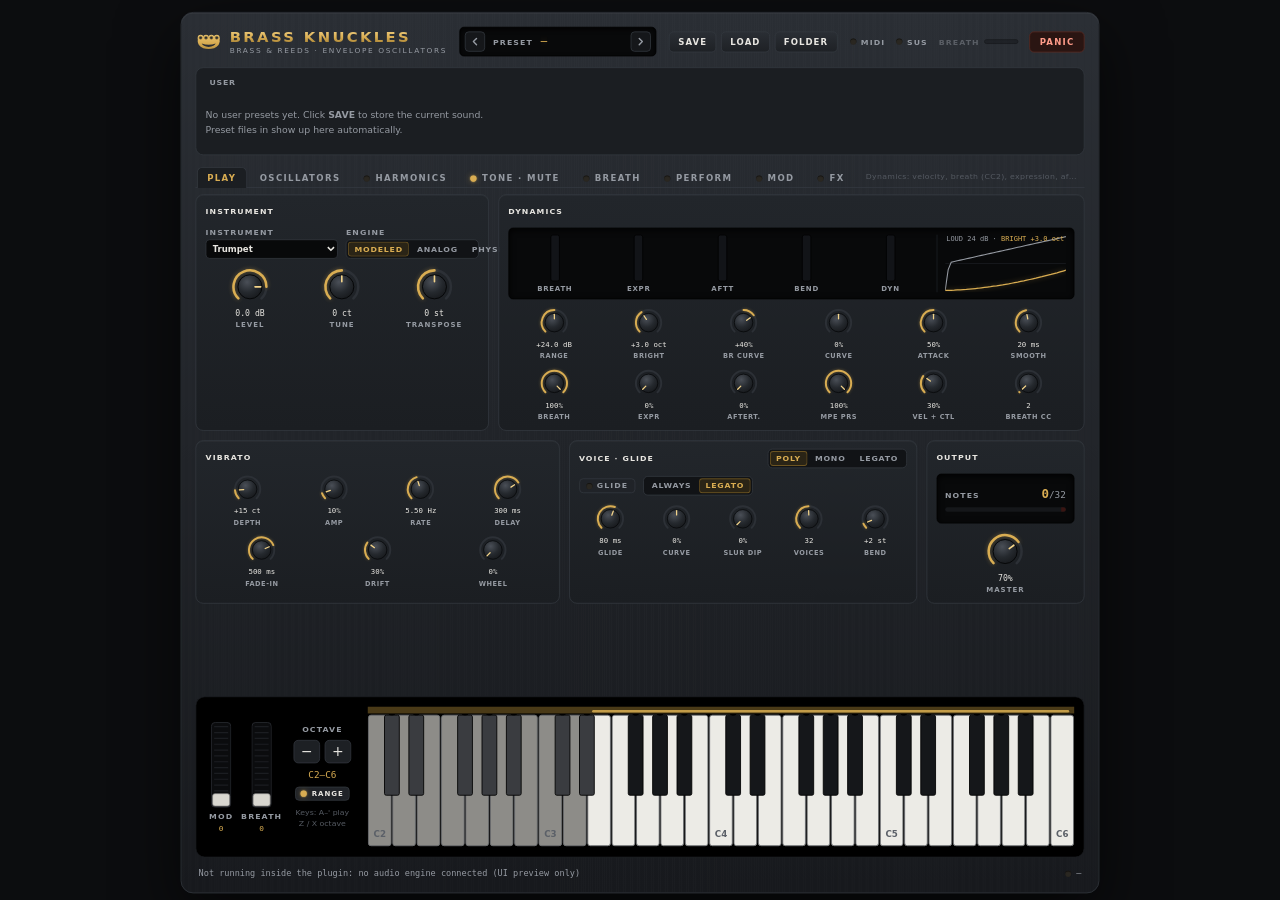
<file: vst/ui/index.html>
<!doctype html>
<html lang="en">
<head>
  <meta charset="utf-8">
  <meta name="viewport" content="width=device-width, initial-scale=1">
  <title>Brass Knuckles</title>
  <link rel="stylesheet" href="css/style.css">
</head>
<body class="plugin">
  <!-- shared SVG defs (knob face: gunmetal with a brass rim highlight) -->
  <svg width="0" height="0" style="position:absolute" aria-hidden="true" focusable="false">
    <defs>
      <radialGradient id="knobFace" cx="38%" cy="30%" r="80%">
        <stop offset="0%" stop-color="#4a4f57"/>
        <stop offset="55%" stop-color="#25292e"/>
        <stop offset="100%" stop-color="#15171a"/>
      </radialGradient>
    </defs>
  </svg>

  <main class="synth">
    <header class="topbar">
      <div class="brand">
        <svg class="brand-logo" viewBox="0 0 34 34" aria-hidden="true">
          <defs>
            <linearGradient id="bk-metal" x1="0" y1="0" x2="0" y2="1">
              <stop offset="0%" class="bk-s1"/>
              <stop offset="55%" class="bk-s2"/>
              <stop offset="100%" class="bk-s3"/>
            </linearGradient>
            <mask id="bk-mask" maskUnits="userSpaceOnUse" x="0" y="0" width="34" height="34">
              <g fill="#fff">
                <circle cx="6.65" cy="12" r="3.7"/><circle cx="13.55" cy="12" r="3.7"/>
                <circle cx="20.45" cy="12" r="3.7"/><circle cx="27.35" cy="12" r="3.7"/>
                <rect x="3" y="12" width="28" height="5"/>
                <path d="M3 16 L31 16 Q31.5 22.5 24 25.6 Q17 27.6 10 25.6 Q2.5 22.5 3 16 Z"/>
              </g>
              <g fill="#000">
                <circle cx="6.65" cy="12" r="2"/><circle cx="13.55" cy="12" r="2"/>
                <circle cx="20.45" cy="12" r="2"/><circle cx="27.35" cy="12" r="2"/>
                <path d="M8 19.6 Q17 22.6 26 19.6 Q24.4 23 17 24 Q9.6 23 8 19.6 Z"/>
              </g>
            </mask>
          </defs>
          <rect class="bl-metal" x="0" y="0" width="34" height="34" mask="url(#bk-mask)"/>
          <g class="bl-bevel">
            <circle cx="6.65" cy="12" r="2"/><circle cx="13.55" cy="12" r="2"/>
            <circle cx="20.45" cy="12" r="2"/><circle cx="27.35" cy="12" r="2"/>
          </g>
        </svg>
        <div class="brand-text">
          <span class="brand-mark">BRASS KNUCKLES</span>
          <span class="brand-sub" id="brand-sub">BRASS &amp; REEDS · ENVELOPE OSCILLATORS</span>
        </div>
      </div>
      <div class="patch-display">
        <button id="preset-prev" type="button" class="pd-step" aria-label="Previous preset">
          <svg viewBox="0 0 12 12" aria-hidden="true"><path d="M8 2 4 6l4 4"/></svg>
        </button>
        <div class="pd-text">
          <span id="preset-cat" class="pd-label">PRESET</span>
          <span id="preset-name" class="pd-name"></span>
        </div>
        <button id="preset-next" type="button" class="pd-step" aria-label="Next preset">
          <svg viewBox="0 0 12 12" aria-hidden="true"><path d="m4 2 4 4-4 4"/></svg>
        </button>
      </div>
      <div class="preset-actions">
        <button id="preset-save" type="button" class="pd-btn">SAVE</button>
        <button id="preset-load" type="button" class="pd-btn">LOAD</button>
        <button id="preset-folder" type="button" class="pd-btn" title="Open the preset folder">FOLDER</button>
      </div>
      <div class="top-controls">
        <label class="midi-pick web-only">
          <span class="ctl-label">MIDI IN</span>
          <select id="midi-select"><option>Detecting…</option></select>
        </label>
        <span class="indicator"><span class="led" id="midi-led" title="Note activity"></span>MIDI</span>
        <span class="indicator"><span class="led" id="sustain-led"></span>SUS</span>
        <span class="indicator absent" id="breath-ind" title="Breath controller (lights up once one is detected)">
          BREATH <span class="mini-meter"><div id="breath-mini"></div></span>
        </span>
        <label class="indicator bpm-ctl web-only" title="Tempo for synced LFOs (from the host in the plugin)">
          BPM <input id="bpm-input" type="number" min="20" max="300" step="0.1" value="120">
        </label>
        <button id="panic-btn" type="button" class="panic">PANIC</button>
      </div>
    </header>

    <section class="browser" aria-label="Presets">
      <div class="cat-tabs" id="cat-tabs" role="tablist"></div>
      <div class="preset-grid" id="preset-grid"></div>
    </section>

    <nav class="page-tabs" role="tablist" aria-label="Sections">
      <button type="button" class="page-tab" data-page="play" role="tab">PLAY</button>
      <button type="button" class="page-tab" data-page="osc" role="tab">OSCILLATORS</button>
      <button type="button" class="page-tab" data-page="harm" role="tab"><span class="led" id="harm-led"></span>HARMONICS</button>
      <button type="button" class="page-tab" data-page="tone" role="tab"><span class="led" id="tone-led"></span>TONE · MUTE</button>
      <button type="button" class="page-tab" data-page="attack" role="tab"><span class="led" id="attack-led"></span>BREATH</button>
      <button type="button" class="page-tab" data-page="perform" role="tab"><span class="led" id="perform-led"></span>PERFORM</button>
      <button type="button" class="page-tab" data-page="mod" role="tab"><span class="led" id="mod-led"></span>MOD</button>
      <button type="button" class="page-tab" data-page="fx" role="tab"><span class="led" id="fx-led"></span>FX</button>
      <span class="page-hint" id="page-hint"></span>
    </nav>
    <div class="pages">
      <div class="page" data-page="play">
        <section class="row play-row-1" id="play-row-1"></section>
        <section class="row play-row-2" id="play-row-2"></section>
      </div>
      <div class="page" data-page="osc">
        <section class="row osc-row" id="osc-row"></section>
        <section class="row filter-row" id="filter-row"></section>
      </div>
      <div class="page" data-page="harm">
        <section class="row harm-row-1" id="harm-row-1"></section>
        <section class="row harm-row-2" id="harm-row-2"></section>
      </div>
      <div class="page" data-page="tone">
        <section class="row tone-row" id="tone-row"></section>
      </div>
      <div class="page" data-page="perform">
        <section class="row perform-row-1" id="perform-row-1"></section>
        <section class="row perform-row-2" id="perform-row-2"></section>
      </div>
      <div class="page" data-page="attack">
        <section class="row attack-row-1" id="attack-row-1"></section>
        <section class="row attack-row-2" id="attack-row-2"></section>
      </div>
      <div class="page" data-page="mod">
        <section class="row mod-row" id="mod-row"></section>
      </div>
      <div class="page" data-page="fx">
        <section class="row fx-row-1" id="fx-row-1"></section>
        <section class="row fx-row-2" id="fx-row-2"></section>
      </div>
    </div>

    <section class="keybed">
      <div id="wheel-slot"></div>
      <div id="breath-slot"></div>
      <div class="octave-ctl">
        <span class="ctl-label">OCTAVE</span>
        <div class="oct-buttons">
          <button id="oct-down" type="button" aria-label="Octave down">−</button>
          <button id="oct-up" type="button" aria-label="Octave up">+</button>
        </div>
        <span id="octave-readout" class="oct-readout"></span>
        <button id="range-toggle" type="button" class="power range-toggle" title="Dim the keys outside the instrument's real range">
          <span class="led"></span><span>RANGE</span>
        </button>
        <span class="kbd-hint">Keys: A–' play<br>Z / X octave</span>
      </div>
      <div id="piano" class="piano"></div>
    </section>

    <footer class="statusbar">
      <span id="midi-monitor" class="monitor">Connecting to plugin…</span>
      <span class="audio-status"><span class="led" id="audio-led"></span><span id="audio-info">—</span></span>
    </footer>
  </main>

  <div id="modal" class="modal hidden" role="dialog" aria-modal="true" aria-labelledby="modal-title">
    <div class="modal-card">
      <div id="modal-title" class="modal-title"></div>
      <div id="modal-body" class="modal-body"></div>
      <input id="modal-input" type="text" maxlength="60" spellcheck="false" autocomplete="off">
      <div class="modal-actions">
        <button id="modal-cancel" type="button" class="pd-btn">CANCEL</button>
        <button id="modal-ok" type="button" class="pd-btn primary">OK</button>
      </div>
    </div>
  </div>

  <script src="js/params.js"></script>
  <script src="js/instruments.js"></script>
  <script src="js/engine-juce.js"></script>
  <script src="js/knob.js"></script>
  <script src="js/controls.js"></script>
  <script src="js/envelope.js"></script>
  <script src="js/piano.js"></script>
  <script src="js/app.js"></script>
</body>
</html>
</file>
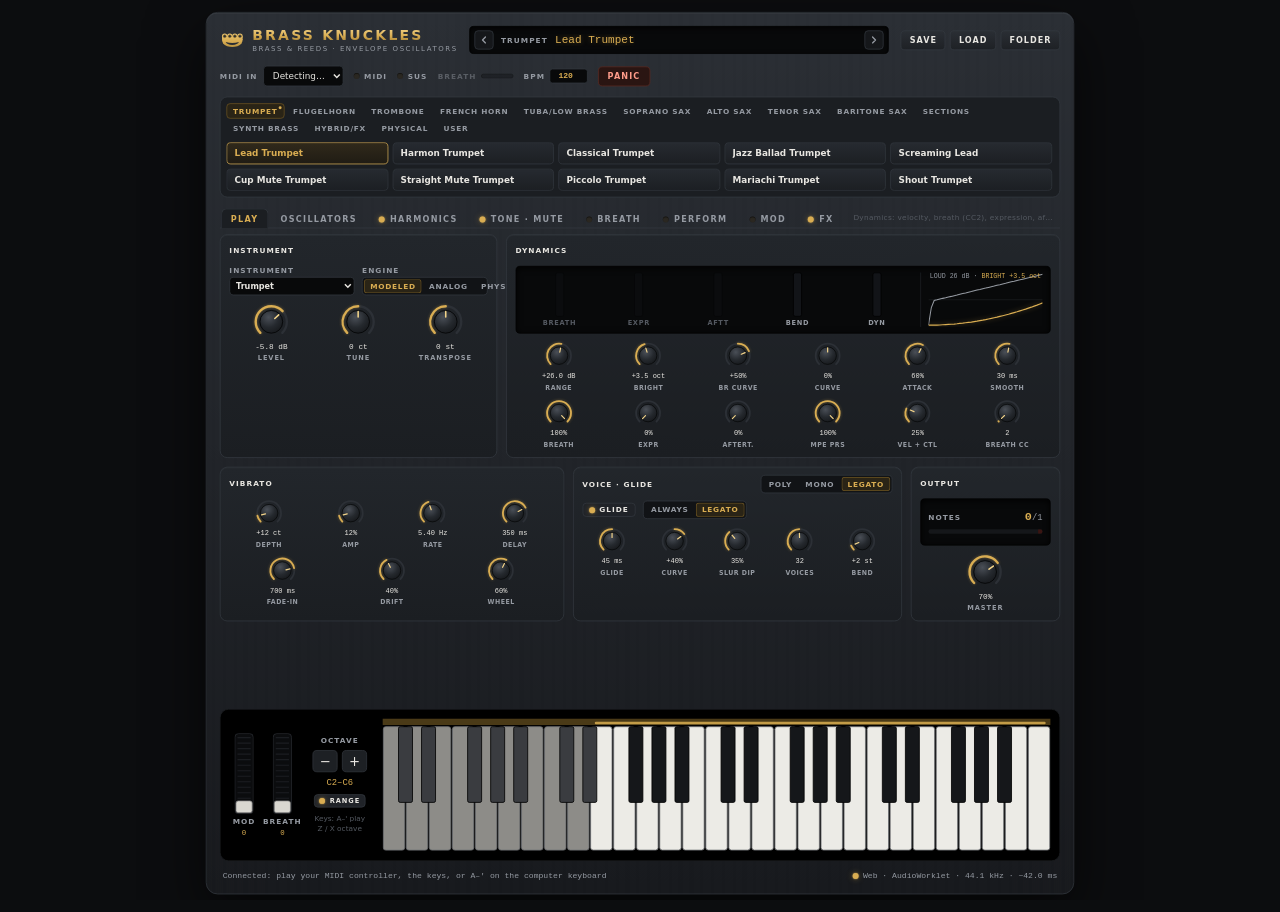
<file: vst/webhost/dev.html>
<!doctype html>
<!--
  Development page: the web build UNBUNDLED. Loads vst/ui (HTML, CSS, JS), the
  factory presets and the web host straight from the source files, so an edit
  only needs a page reload (no build-web.ps1).
  Open it with:  serve.ps1 -Dev   (serves vst/ and opens this page)
-->
<html lang="en">
<head>
  <meta charset="utf-8">
  <meta name="viewport" content="width=device-width, initial-scale=1">
  <title>Brass Knuckles (dev)</title>
  <style>body { background: #0c0d0f; color: #c9b27c; font: 14px system-ui, sans-serif; }</style>
</head>
<body>
  <p id="dev-status">Loading the UI from ../ui …</p>
  <script>
  (async function () {
    'use strict';
    const status = (t) => { const s = document.getElementById('dev-status'); if (s) s.textContent = t; };
    try {
      if (location.protocol === 'file:') throw new Error('open this page through serve.ps1 -Dev (browsers block loading files from file://)');
      const [indexHtml, factory] = await Promise.all([
        fetch('../ui/index.html', { cache: 'no-store' }).then(r => { if (!r.ok) throw new Error('../ui/index.html: ' + r.status); return r.text(); }),
        fetch('../presets/factory_presets.json', { cache: 'no-store' }).then(r => r.json()),
      ]);
      window.FACTORY_JSON = factory;
      const doc = new DOMParser().parseFromString(indexHtml, 'text/html');
      const scripts = [...doc.querySelectorAll('script[src]')].map(s => s.getAttribute('src'));
      doc.querySelectorAll('script').forEach(s => s.remove());
      const css = document.createElement('link');
      css.rel = 'stylesheet';
      css.href = '../ui/css/style.css';
      await new Promise((res) => { css.onload = css.onerror = res; document.head.appendChild(css); });
      document.body.innerHTML = doc.body.innerHTML;
      for (const a of doc.body.attributes) document.body.setAttribute(a.name, a.value);

      // same order as build-web.ps1: the web host goes in right before the bridge (engine-juce.js)
      const order = [];
      for (const src of scripts) {
        if (src.endsWith('engine-juce.js')) order.push('factory.js', 'dsp-worklet.js', 'web-host.js');
        order.push('../ui/' + src);
      }
      for (const src of order) {
        await new Promise((res, rej) => {
          const s = document.createElement('script');
          s.src = src + '?t=' + Date.now();
          s.onload = res;
          s.onerror = () => rej(new Error('could not load ' + src));
          document.body.appendChild(s);
        });
      }
      document.title = 'Brass Knuckles (dev)';
    } catch (e) {
      status('Dev page failed: ' + (e.message || e));
      console.error(e);
    }
  })();
  </script>
</body>
</html>
</file>
<file: vst/ui/css/style.css>
/* ===========================================================================
   Brass Knuckles: gunmetal chassis, polished-brass accents.
   Same structure as E-Piano's stylesheet; every colour is a token below.
   =========================================================================== */
:root {
  --bg: #0c0d0f;
  --chassis-1: #2a2e34;
  --chassis-2: #17191d;
  --panel: #1b1e22;
  --panel-2: #22262b;
  --panel-edge: #33383f;
  --panel-edge-hi: #474d56;
  --screen: #08090a;
  --text: #e8e6e1;
  --muted: #959aa2;
  --faint: #545961;
  --accent: #d9ad52;              /* polished brass */
  --accent-hi: #f3d48a;
  --accent-glow: rgba(217, 173, 82, 0.42);
  --accent-dim: #6b5321;
  --accent-bg: #2a2416;
  --track: #2c3036;
  --danger: #ff9c8a;
  --danger-bg: #2a1512;
  --danger-edge: #5b2a22;
  --ok: #7fc28f;
  --sans: "Segoe UI", system-ui, -apple-system, sans-serif;
  --mono: "Cascadia Mono", "Consolas", ui-monospace, monospace;
}

* { box-sizing: border-box; }
html, body { margin: 0; }
body {
  min-height: 100vh;
  background: radial-gradient(1200px 600px at 50% -10%, #1d2025 0%, var(--bg) 60%) var(--bg);
  color: var(--text);
  font-family: var(--sans);
  display: flex;
  justify-content: center;
  padding: 24px 16px;
  -webkit-font-smoothing: antialiased;
}
button { font-family: inherit; color: inherit; }

.synth {
  width: 100%;
  min-width: 0;
  max-width: 1180px;
  /* gunmetal: a faint brushed grain over a cool steel gradient */
  background:
    repeating-linear-gradient(90deg, rgba(255, 255, 255, 0.012) 0 1px, transparent 1px 3px),
    linear-gradient(180deg, var(--chassis-1), var(--chassis-2));
  border: 1px solid var(--panel-edge);
  border-radius: 16px;
  padding: 18px;
  box-shadow: 0 30px 80px rgba(0, 0, 0, 0.6), inset 0 1px 0 rgba(255, 255, 255, 0.07);
  display: flex;
  flex-direction: column;
  gap: 14px;
  user-select: none;
}

/* ---------------------------------------------------------------- LEDs --- */
.led {
  display: inline-block;
  width: 8px; height: 8px;
  border-radius: 50%;
  background: #2a2721;
  box-shadow: inset 0 1px 1px rgba(0, 0, 0, 0.6);
  flex: none;
  transition: background 60ms, box-shadow 60ms;
}
.led.on, .power.on .led {
  background: var(--accent);
  box-shadow: 0 0 8px var(--accent-glow), 0 0 2px var(--accent);
}

.ctl-label, .panel-title, .knob-label, .pd-label, .vs-label {
  font-size: 10px;
  letter-spacing: 0.14em;
  text-transform: uppercase;
  color: var(--muted);
  font-weight: 600;
}

/* -------------------------------------------------------------- top bar --- */
.topbar { display: flex; align-items: center; gap: 16px; flex-wrap: wrap; }
.brand { display: flex; align-items: center; gap: 10px; line-height: 1.1; }
.brand-logo { width: 34px; height: 34px; flex: none; }
.brand-logo .bl-metal { fill: url(#bk-metal); }
.brand-logo .bk-s1 { stop-color: var(--accent-hi); }
.brand-logo .bk-s2 { stop-color: var(--accent); }
.brand-logo .bk-s3 { stop-color: #9c7a2f; }
.brand-logo .bl-bevel { fill: none; stroke: #9c7a2f; stroke-width: 0.7; }
.brand-text { display: flex; flex-direction: column; }
.brand-mark {
  font-size: 19px; font-weight: 800; letter-spacing: 0.16em;
  background: linear-gradient(180deg, var(--accent-hi), var(--accent) 55%, #9c7a2f);
  -webkit-background-clip: text; background-clip: text; color: transparent;
}
.brand-sub { font-size: 9.5px; letter-spacing: 0.22em; color: var(--muted); margin-top: 3px; }

.patch-display {
  flex: 1;
  min-width: 200px;
  display: flex;
  align-items: center;
  gap: 6px;
  background: var(--screen);
  border: 1px solid #000;
  border-radius: 6px;
  padding: 5px 6px;
  box-shadow: inset 0 2px 6px rgba(0, 0, 0, 0.8);
}
.pd-text { flex: 1; min-width: 0; display: flex; align-items: baseline; gap: 10px; padding: 0 4px; }
.pd-name {
  font-family: var(--mono); color: var(--accent); font-size: 15px; text-shadow: 0 0 8px var(--accent-glow);
  white-space: nowrap; overflow: hidden; text-overflow: ellipsis;
}
.pd-step {
  flex: none; width: 26px; height: 26px; padding: 0;
  display: flex; align-items: center; justify-content: center;
  background: #15171a; border: 1px solid var(--panel-edge); border-radius: 5px; cursor: pointer;
}
.pd-step svg { width: 12px; height: 12px; fill: none; stroke: var(--muted); stroke-width: 1.8; stroke-linecap: round; stroke-linejoin: round; }
.pd-step:hover svg { stroke: var(--accent); }
.pd-step:active { transform: translateY(1px); }

.preset-actions { display: flex; gap: 6px; }
.pd-btn {
  background: linear-gradient(180deg, #2a2e34, #1e2125);
  border: 1px solid var(--panel-edge);
  border-radius: 6px;
  padding: 6px 11px;
  font-size: 11px; font-weight: 700; letter-spacing: 0.12em;
  color: var(--text);
  cursor: pointer;
}
.pd-btn:hover { border-color: var(--panel-edge-hi); }
.pd-btn:active { transform: translateY(1px); }
.pd-btn.primary { background: linear-gradient(180deg, #3a3120, #282215); border-color: var(--accent-dim); color: var(--accent); }
.pd-btn.primary:hover { border-color: var(--accent); }
.pd-btn.danger { background: var(--danger-bg); border-color: var(--danger-edge); color: var(--danger); }

.top-controls { display: flex; align-items: center; gap: 14px; flex-wrap: wrap; }
.midi-pick { display: flex; align-items: center; gap: 8px; }
.midi-pick select {
  background: var(--screen); color: var(--text);
  border: 1px solid var(--panel-edge); border-radius: 5px;
  padding: 5px 8px; font: 12px var(--sans); max-width: 200px;
}
.indicator { display: flex; align-items: center; gap: 6px; font-size: 10px; letter-spacing: 0.14em; color: var(--muted); font-weight: 600; }
.mini-meter { width: 44px; height: 6px; background: #121418; border: 1px solid #000; border-radius: 3px; overflow: hidden; }
.mini-meter > div { height: 100%; width: 0%; background: linear-gradient(90deg, var(--accent-dim), var(--accent)); transition: width 60ms linear; }
.indicator.absent { opacity: 0.45; }

.panic {
  background: var(--danger-bg); border: 1px solid var(--danger-edge); color: var(--danger);
  border-radius: 6px; padding: 6px 12px;
  font-size: 11px; letter-spacing: 0.14em; font-weight: 700; cursor: pointer;
}
.panic:hover { background: #3a1a15; }
.panic:active { transform: translateY(1px); }

/* ======================================================== preset browser === */
.browser {
  background: var(--panel); border: 1px solid var(--panel-edge); border-radius: 10px;
  padding: 8px; display: flex; flex-direction: column; gap: 8px;
}
.cat-tabs { display: flex; flex-wrap: wrap; gap: 3px; }
.cat-tab {
  position: relative; background: transparent; border: 1px solid transparent; border-radius: 5px;
  padding: 4px 8px; font-size: 10px; font-weight: 700; letter-spacing: 0.1em; text-transform: uppercase;
  color: var(--muted); cursor: pointer;
}
.cat-tab:hover { color: var(--text); }
.cat-tab.active { color: var(--accent); border-color: var(--accent-dim); background: var(--accent-bg); }
.cat-tab.has-current::after {
  content: ""; position: absolute; top: 3px; right: 3px;
  width: 4px; height: 4px; border-radius: 50%; background: var(--accent);
}
.preset-grid {
  display: grid; grid-template-columns: repeat(5, minmax(0, 1fr)); grid-auto-rows: 30px; gap: 6px;
  height: 66px; overflow-y: auto; padding-right: 2px;
}
.preset-btn {
  position: relative; display: flex; align-items: center; padding: 0 24px 0 10px;
  background: linear-gradient(180deg, #262a30, #1c1f23);
  border: 1px solid var(--panel-edge); border-radius: 6px;
  font-size: 12px; font-weight: 600; text-align: left; cursor: pointer; min-width: 0;
}
.preset-btn:hover { border-color: var(--panel-edge-hi); }
.preset-btn:active { transform: translateY(1px); }
.preset-btn.selected { border-color: var(--accent); background: linear-gradient(180deg, #30291b, #201c14); color: var(--accent); }
.pb-name { white-space: nowrap; overflow: hidden; text-overflow: ellipsis; }
.pb-del {
  position: absolute; right: 4px; top: 50%; transform: translateY(-50%);
  width: 18px; height: 18px; line-height: 17px; text-align: center;
  border-radius: 4px; color: var(--muted); font-size: 14px; opacity: 0;
}
.preset-btn:hover .pb-del { opacity: 1; }
.pb-del:hover { background: #3a1a15; color: var(--danger); }
.grid-empty { grid-column: 1 / -1; grid-row: 1 / 3; align-self: center; font-size: 12px; color: var(--muted); line-height: 1.6; padding: 0 4px; }
.path { font-family: var(--mono); color: var(--text); font-size: 11px; word-break: break-all; }
.preset-grid::-webkit-scrollbar { width: 6px; }
.preset-grid::-webkit-scrollbar-thumb { background: #353a41; border-radius: 3px; }

/* ============================================================ page tabs === */
.page-tabs { display: flex; align-items: center; gap: 4px; border-bottom: 1px solid var(--panel-edge); padding: 0 2px; margin-bottom: -6px; }
.page-tab {
  display: flex; align-items: center; gap: 7px;
  background: transparent; border: 1px solid transparent; border-bottom: none; border-radius: 7px 7px 0 0;
  padding: 7px 14px 6px; font-size: 11px; font-weight: 700; letter-spacing: 0.16em;
  color: var(--muted); cursor: pointer; position: relative; top: 1px;
}
.page-tab:hover { color: var(--text); }
.page-tab.active { color: var(--accent); background: var(--panel); border-color: var(--panel-edge); }
.page-tab { white-space: nowrap; flex: none; padding-left: 12px; padding-right: 12px; }
.page-hint { margin-left: auto; font-size: 10px; color: var(--faint); letter-spacing: 0.04em; padding: 0 4px 0 10px;
             min-width: 0; white-space: nowrap; overflow: hidden; text-overflow: ellipsis; }
.pages { display: grid; }
.page { grid-area: 1 / 1; display: flex; flex-direction: column; gap: 12px; min-width: 0; }
.page:not(.active) { visibility: hidden; pointer-events: none; }

/* --------------------------------------------------------------- panels --- */
.row { display: grid; gap: 12px; }
.play-row-1 { grid-template-columns: minmax(0, 0.8fr) minmax(0, 1.6fr); }
.play-row-2 { grid-template-columns: minmax(0, 1.15fr) minmax(0, 1.1fr) minmax(0, 0.5fr); }
.osc-row { grid-template-columns: repeat(3, minmax(0, 1fr)); }
.filter-row { grid-template-columns: minmax(0, 1fr); }
.harm-row-1 { grid-template-columns: minmax(0, 1.5fr) minmax(0, 1fr); }
.harm-row-2 { grid-template-columns: repeat(3, minmax(0, 1fr)); }
.tone-row { grid-template-columns: repeat(3, minmax(0, 1fr)); }
.attack-row-1 { grid-template-columns: minmax(0, 0.7fr) minmax(0, 1fr) minmax(0, 1fr); }
.attack-row-2 { grid-template-columns: minmax(0, 1fr) minmax(0, 1fr) minmax(0, 0.7fr); }

.perform-row-1 { grid-template-columns: minmax(0, 1.9fr) minmax(0, 0.8fr); }
.perform-row-2 { grid-template-columns: minmax(0, 1.5fr) minmax(0, 1fr) minmax(0, 0.7fr); }

.mod-row { grid-template-columns: minmax(0, 0.62fr) minmax(0, 1.9fr); }
.lfo-col { display: flex; flex-direction: column; gap: 12px; min-width: 0; }
.fx-row-1 { grid-template-columns: minmax(0, 1fr) minmax(0, 1.6fr); }
.fx-row-2 { grid-template-columns: minmax(0, 1fr) minmax(0, 1.5fr) minmax(0, 0.5fr); }
.lfo-panel .screen { height: 48px; }

/* mod matrix: 12 routes in two columns */
.mx-grid { display: grid; grid-template-columns: 1fr 1fr; gap: 6px 12px; }
.mx-row {
  display: grid; grid-template-columns: 22px minmax(0, 1fr) minmax(0, 0.9fr) minmax(0, 1fr) 34px 46px;
  align-items: center; gap: 5px; background: #15171a; border: 1px solid #23262b; border-radius: 7px; padding: 3px 5px;
}
.mx-row.off .param-select, .mx-row.off .knob, .mx-row.off .mx-amt-text { opacity: 0.4; }
.mx-num { font-family: var(--mono); font-size: 10px; color: var(--faint); text-align: center; cursor: pointer; }
.mx-row.on .mx-num { color: var(--accent); }
.mx-amt-text { font-family: var(--mono); font-size: 10px; color: var(--text); text-align: right; white-space: nowrap; }
.mx-head { display: grid; grid-template-columns: 22px minmax(0, 1fr) minmax(0, 0.9fr) minmax(0, 1fr) 34px 46px; gap: 5px; padding: 0 6px; }
.mx-head span { font-size: 8.5px; font-weight: 700; letter-spacing: 0.14em; color: var(--faint); }
.mx-note { font-size: 10px; color: var(--faint); line-height: 1.5; }

/* articulation picker */
.art-buttons { display: grid; grid-template-columns: repeat(6, minmax(0, 1fr)); gap: 6px; }
.art-btn {
  display: flex; flex-direction: column; align-items: center; gap: 3px;
  background: linear-gradient(180deg, #262a30, #1c1f23); border: 1px solid var(--panel-edge); border-radius: 7px;
  padding: 6px 4px; cursor: pointer; font-size: 10.5px; font-weight: 700; letter-spacing: 0.12em; color: var(--muted);
}
.art-btn svg { width: 38px; height: 18px; fill: none; stroke: currentColor; stroke-width: 1.6; stroke-linecap: round; stroke-linejoin: round; }
.art-btn .ks { font-family: var(--mono); font-size: 9px; font-weight: 400; letter-spacing: 0; color: var(--faint); }
.art-btn:hover { border-color: var(--panel-edge-hi); color: var(--text); }
.art-btn.on { border-color: var(--accent); color: var(--accent); background: linear-gradient(180deg, #30291b, #201c14); }
.players-graph { height: 70px; }
.pl-dot { fill: var(--accent); filter: drop-shadow(0 0 3px var(--accent-glow)); }
.pl-dot.lead { fill: var(--accent-hi); }
.wkey.ks-active, .bkey.ks-active { fill: #9fd0ee; }

/* graphs on the HARMONICS / TONE pages */
.graph { position: relative; height: 110px; background: var(--screen); border: 1px solid #000; border-radius: 6px; box-shadow: inset 0 2px 8px rgba(0, 0, 0, 0.9); overflow: hidden; }
.graph.tall { height: 150px; }
.graph svg { position: absolute; inset: 0; width: 100%; height: 100%; }
.gr-bar-soft { fill: #4d4a42; }
.gr-bar-loud { fill: var(--accent); filter: drop-shadow(0 0 2px var(--accent-glow)); }
.gr-line { fill: none; stroke: var(--accent); stroke-width: 1.7; vector-effect: non-scaling-stroke; filter: drop-shadow(0 0 3px var(--accent-glow)); }
.gr-line.dim { stroke: var(--muted); filter: none; stroke-width: 1.2; }
.gr-line.mid { stroke: #b48a3a; filter: none; }
.gr-zero { stroke: #2b3036; stroke-width: 1; stroke-dasharray: 3 3; vector-effect: non-scaling-stroke; }
.gr-grid { stroke: #171a1e; stroke-width: 1; vector-effect: non-scaling-stroke; }
.gr-mark { stroke: #f4f4f4; stroke-width: 1; opacity: 0.6; vector-effect: non-scaling-stroke; }
.gr-label { fill: var(--faint); font: 600 9px var(--sans); letter-spacing: 0.08em; }
.gr-legend { position: absolute; right: 6px; top: 4px; font-family: var(--mono); font-size: 9.5px; color: var(--muted); background: rgba(8, 9, 10, 0.75); padding: 1px 4px; border-radius: 3px; }
.gr-legend b { color: var(--accent); font-weight: 400; }
.dyn-slider { display: flex; align-items: center; gap: 8px; font-size: 9.5px; color: var(--muted); letter-spacing: 0.1em; font-weight: 700; }
.dyn-slider input { flex: 1; accent-color: var(--accent); }

.panel {
  background: linear-gradient(180deg, var(--panel-2), var(--panel));
  border: 1px solid var(--panel-edge);
  border-radius: 10px;
  padding: 10px 12px 12px;
  display: flex; flex-direction: column; gap: 10px;
  box-shadow: inset 0 1px 0 rgba(255, 255, 255, 0.04);
  transition: opacity 150ms;
  min-width: 0;
}
.panel.off .screen, .panel.off .knob-row, .panel.off .env-block { opacity: 0.38; }
.panel-head { display: flex; align-items: center; justify-content: space-between; gap: 8px; min-height: 22px; }
.panel-title { color: var(--text); }
.panel-head .seg, .panel-head .param-select { flex: none; }

.power {
  display: flex; align-items: center; gap: 6px;
  background: #202328; border: 1px solid var(--panel-edge); border-radius: 5px;
  padding: 3px 8px; font-size: 10px; letter-spacing: 0.14em; font-weight: 700;
  color: var(--muted); cursor: pointer;
}
.power.on { color: var(--text); }

.screen {
  position: relative; background: var(--screen); border: 1px solid #000; border-radius: 6px;
  height: 56px; overflow: hidden; box-shadow: inset 0 2px 8px rgba(0, 0, 0, 0.9);
}
.screen svg { position: absolute; inset: 4px 0; width: 100%; height: calc(100% - 8px); }
.scr-grid { stroke: #1a1d22; stroke-width: 1; vector-effect: non-scaling-stroke; }
.scr-line {
  fill: none; stroke: var(--accent); stroke-width: 1.6; vector-effect: non-scaling-stroke;
  filter: drop-shadow(0 0 3px var(--accent-glow)); stroke-linejoin: round;
}
.scr-text {
  position: absolute; right: 8px; top: 5px;
  font-family: var(--mono); font-size: 10px; color: #cdd0d4;
  background: rgba(8, 9, 10, 0.75); padding: 1px 4px; border-radius: 3px;
}

/* ---- dynamics screen ------------------------------------------------------- */
.dyn-screen { height: 92px; display: grid; grid-template-columns: repeat(5, minmax(0, 1fr)) minmax(0, 1.7fr); gap: 10px; padding: 8px 10px; align-items: stretch; }
.dyn-src { display: flex; flex-direction: column; align-items: center; gap: 4px; min-width: 0; }
.dyn-bar { flex: 1; width: 12px; background: #121418; border: 1px solid #000; border-radius: 3px; position: relative; overflow: hidden; }
.dyn-bar > div { position: absolute; left: 0; right: 0; bottom: 0; height: 0%; background: linear-gradient(0deg, var(--accent-dim), var(--accent)); transition: height 50ms linear; }
.dyn-src span { font-size: 9px; letter-spacing: 0.1em; color: var(--muted); font-weight: 700; }
.dyn-src.absent span { color: var(--faint); }
.dyn-src.absent .dyn-bar { opacity: 0.35; }
.dyn-src.out .dyn-bar > div { background: linear-gradient(0deg, #8a6a28, var(--accent-hi)); }
.dyn-curves { position: relative; border-left: 1px solid #1d2025; padding-left: 10px; }
.dyn-curves svg { position: absolute; inset: 0 0 0 10px; width: calc(100% - 10px); height: 100%; }
.dc-loud { fill: none; stroke: var(--muted); stroke-width: 1.4; vector-effect: non-scaling-stroke; }
.dc-bright { fill: none; stroke: var(--accent); stroke-width: 1.6; vector-effect: non-scaling-stroke; filter: drop-shadow(0 0 3px var(--accent-glow)); }
.dc-now { stroke: #f4f4f4; stroke-width: 1; opacity: 0.6; vector-effect: non-scaling-stroke; }
.dc-legend { position: absolute; right: 2px; top: 0; font-family: var(--mono); font-size: 9px; color: var(--muted); }
.dc-legend b { color: var(--accent); font-weight: 400; }

.voice-screen { display: flex; flex-direction: column; justify-content: center; gap: 8px; padding: 0 10px; height: 64px; }
.vs-row { display: flex; justify-content: space-between; align-items: baseline; }
.vs-value { font-family: var(--mono); color: var(--muted); font-size: 12px; }
.vs-value b { color: var(--accent); font-size: 16px; font-weight: 600; }
.meter { position: relative; height: 6px; background: #15171a; border-radius: 3px; overflow: hidden; }
#meter-fill { height: 100%; width: 0%; background: linear-gradient(90deg, #4f8a5c 0%, #c9a640 75%, #ff5a3d 100%); transition: width 60ms linear; }
.meter-clip { position: absolute; right: 0; top: 0; width: 6px; height: 100%; background: #3a1512; }
.meter-clip.on { background: #ff3b2f; box-shadow: 0 0 6px #ff3b2f; }

/* ---------------------------------------------------------------- knobs --- */
.knob-row { display: flex; justify-content: space-around; gap: 4px; flex-wrap: wrap; }
.knob-row.left { justify-content: flex-start; }
.knob { display: flex; flex-direction: column; align-items: center; gap: 2px; width: 64px; }
.knob-svg { width: 52px; height: 52px; cursor: ns-resize; touch-action: none; outline: none; overflow: visible; }
.knob-svg:focus-visible .k-face { stroke: var(--accent); }
.k-track { fill: none; stroke: var(--track); stroke-width: 4; stroke-linecap: round; }
.k-value { fill: none; stroke: var(--accent); stroke-width: 4; stroke-linecap: round; filter: drop-shadow(0 0 3px var(--accent-glow)); }
.k-tick { fill: var(--faint); }
.k-face { fill: url(#knobFace); stroke: #050607; stroke-width: 1.5; }
.k-pointer { stroke: var(--accent-hi); stroke-width: 2.6; stroke-linecap: round; }
.knob:hover .k-track { stroke: #383d44; }
.knob-value { font-family: var(--mono); font-size: 10.5px; color: var(--text); min-height: 14px; white-space: nowrap; }
.knob.active .knob-value { color: var(--accent); }
.knob-label { font-size: 9px; white-space: nowrap; }
/* medium knobs: dense panels (oscillator envelopes) */
.knob.knob-md { width: 54px; }
.knob.knob-md .knob-svg { width: 40px; height: 40px; }
.knob.knob-md .knob-value { font-size: 9.5px; }
.knob.knob-md .knob-label { font-size: 8.5px; letter-spacing: 0.08em; }
.knob.knob-sm { width: 34px; gap: 0; }
.knob.knob-sm .knob-svg { width: 32px; height: 32px; }
.knob.knob-sm .knob-label, .knob.knob-sm .knob-value { display: none; }
.knob.knob-sm .k-track, .knob.knob-sm .k-value { stroke-width: 5; }

/* -------------------------------------------------- switches / choices ---- */
.switch-row { display: flex; align-items: center; justify-content: space-between; gap: 6px; flex-wrap: wrap; }
.switch-row.left { justify-content: flex-start; gap: 10px; }
.seg { display: inline-flex; background: #111316; border: 1px solid var(--panel-edge); border-radius: 6px; padding: 2px; gap: 2px; }
.seg button {
  background: transparent; border: none; border-radius: 4px; padding: 4px 8px;
  font-size: 10px; font-weight: 700; letter-spacing: 0.1em; text-transform: uppercase;
  color: var(--muted); cursor: pointer;
}
.seg button:hover { color: var(--text); }
.seg button.on { background: var(--accent-bg); color: var(--accent); box-shadow: inset 0 0 0 1px var(--accent-dim); }
.seg button:focus-visible { outline: 1px solid var(--accent); }
.param-select {
  min-width: 0; width: 100%; background: var(--screen); color: var(--text);
  border: 1px solid var(--panel-edge); border-radius: 5px; padding: 4px 2px 4px 4px;
  font: 600 11px var(--sans); cursor: pointer;
}
.param-select:hover { border-color: var(--panel-edge-hi); }
.param-select:focus-visible { outline: 1px solid var(--accent); }
.field { display: flex; flex-direction: column; gap: 4px; min-width: 0; }
.field-grid { display: grid; grid-template-columns: 1fr 1fr; gap: 8px 10px; align-items: end; }

/* ===================================================== envelope editor ==== */
.env-block { display: flex; flex-direction: column; gap: 6px; border-top: 1px solid #262a30; padding-top: 8px; }
.env-tabs { display: flex; align-items: center; gap: 2px; }
.env-tab {
  background: transparent; border: 1px solid transparent; border-radius: 5px; padding: 3px 9px;
  font-size: 9.5px; font-weight: 700; letter-spacing: 0.14em; color: var(--muted); cursor: pointer;
  display: flex; align-items: center; gap: 5px;
}
.env-tab .led { width: 5px; height: 5px; }
.env-tab:hover { color: var(--text); }
.env-tab.active { color: var(--accent); border-color: var(--accent-dim); background: var(--accent-bg); }
.env-graph { position: relative; height: 92px; background: var(--screen); border: 1px solid #000; border-radius: 6px; box-shadow: inset 0 2px 8px rgba(0, 0, 0, 0.9); }
.env-graph svg { position: absolute; inset: 0; width: 100%; height: 100%; overflow: visible; }
.eg-grid { stroke: #191c20; stroke-width: 1; vector-effect: non-scaling-stroke; }
.eg-zero { stroke: #2b3036; stroke-width: 1; stroke-dasharray: 3 3; vector-effect: non-scaling-stroke; }
.eg-fill { fill: rgba(217, 173, 82, 0.08); stroke: none; }
.eg-line { fill: none; stroke: var(--accent); stroke-width: 1.7; vector-effect: non-scaling-stroke; filter: drop-shadow(0 0 3px var(--accent-glow)); stroke-linejoin: round; }
.eg-handle { fill: var(--screen); stroke: var(--accent-hi); stroke-width: 1.6; cursor: grab; vector-effect: non-scaling-stroke; }
.eg-handle:hover, .eg-handle.drag { fill: var(--accent); }
.eg-handle.drag { cursor: grabbing; }
.eg-label { fill: var(--faint); font: 600 8.5px var(--sans); letter-spacing: 0.1em; pointer-events: none; }
.eg-text { position: absolute; right: 6px; top: 4px; font-family: var(--mono); font-size: 9.5px; color: #cdd0d4; background: rgba(8, 9, 10, 0.75); padding: 1px 4px; border-radius: 3px; pointer-events: none; }
.env-knobs { display: grid; grid-template-columns: repeat(6, minmax(0, 1fr)); justify-items: center; row-gap: 2px; }

/* --------------------------------------------------------------- keybed --- */
.keybed {
  display: flex; gap: 12px; background: #000; border: 1px solid #1c1e22; border-radius: 12px;
  padding: 12px; box-shadow: inset 0 4px 14px rgba(0, 0, 0, 0.9);
}
.octave-ctl { display: flex; flex-direction: column; align-items: center; justify-content: center; gap: 8px; width: 92px; flex: none; }
.oct-buttons { display: flex; gap: 6px; }
.oct-buttons button {
  width: 34px; height: 30px; background: #1d2024; border: 1px solid #33373e; border-radius: 6px;
  font-size: 18px; line-height: 1; cursor: pointer;
}
.oct-buttons button:hover { border-color: var(--accent-dim); }
.oct-buttons button:active { transform: translateY(1px); }
.oct-readout { font-family: var(--mono); font-size: 12px; color: var(--accent); }
.kbd-hint { font-size: 10px; color: var(--faint); text-align: center; line-height: 1.4; }
.range-toggle { font-size: 9px; padding: 3px 6px; }

.piano { flex: 1; min-width: 0; }
.piano-svg { display: block; width: 100%; height: auto; touch-action: none; cursor: pointer; }
.felt { fill: #4a3a17; }
.wkey { fill: #ecebe6; stroke: #6d6f73; stroke-width: 1; transition: fill 40ms; }
.wkey:hover { fill: #ffffff; }
.bkey { fill: #15171a; stroke: #000; stroke-width: 1; transition: fill 40ms; }
.bkey:hover { fill: #2a2d31; }
.wkey.out { fill: #8d8c88; }
.bkey.out { fill: #3a3c40; }
.wkey.ks { fill: #6f9fbd; }
.bkey.ks { fill: #2d5670; }
.wkey.down, .bkey.down { fill: var(--accent); stroke: #8a6a28; }
.klabel { fill: #5b6068; font: 600 10px var(--sans); text-anchor: middle; pointer-events: none; }
.range-mark { fill: var(--accent); opacity: 0.85; }
.ks-mark { fill: #6f9fbd; }

/* wheels */
.wheel-ctl { display: flex; flex-direction: column; align-items: center; justify-content: center; gap: 5px; width: 40px; flex: none; }
.wheel-svg { width: 26px; height: 110px; cursor: ns-resize; touch-action: none; outline: none; }
.wheel-svg:focus-visible .wh-slot { stroke: var(--accent); }
.wh-slot { fill: #0b0c0e; stroke: #2c2f35; }
.wh-ridges line { stroke: #1b1d21; stroke-width: 1.5; }
.wh-fill { fill: var(--accent-dim); opacity: 0.6; }
.wh-thumb { fill: #d9d7d0; stroke: #7d7d7d; }
.wheel-ctl:hover .wh-thumb { fill: #fff; }
.wheel-value { font-family: var(--mono); font-size: 10px; color: var(--accent); }

/* ------------------------------------------------------------ statusbar --- */
.statusbar { display: flex; justify-content: space-between; align-items: center; gap: 12px; font-family: var(--mono); font-size: 11px; color: var(--muted); padding: 0 4px; }
.monitor { flex: 1; min-width: 0; white-space: pre; overflow: hidden; text-overflow: ellipsis; }
.audio-status { display: flex; align-items: center; gap: 6px; flex: none; }

/* ================================================================ modal === */
.modal { position: fixed; inset: 0; z-index: 20; display: flex; align-items: center; justify-content: center; background: rgba(5, 6, 8, 0.7); }
.modal.hidden { display: none; }
.modal-card {
  width: min(420px, calc(100vw - 32px));
  background: linear-gradient(180deg, #23272c, #181a1e);
  border: 1px solid var(--panel-edge); border-radius: 12px; padding: 18px;
  display: flex; flex-direction: column; gap: 12px; box-shadow: 0 20px 60px rgba(0, 0, 0, 0.7);
}
.modal-title { font-size: 12px; font-weight: 700; letter-spacing: 0.16em; text-transform: uppercase; }
.modal-body { font-size: 13px; color: var(--muted); line-height: 1.5; }
.modal-body b { color: var(--text); }
#modal-input {
  background: var(--screen); color: var(--accent); border: 1px solid var(--panel-edge); border-radius: 6px;
  padding: 9px 10px; font: 14px var(--mono); outline: none; user-select: text;
}
#modal-input:focus { border-color: var(--accent-dim); }
.modal-actions { display: flex; justify-content: flex-end; gap: 8px; }

/* ============================================================ header ===== */
.bpm-ctl input {
  width: 52px; background: var(--screen); color: var(--accent);
  border: 1px solid var(--panel-edge); border-radius: 4px; padding: 3px 4px;
  font: 600 11px var(--mono); text-align: right;
}
.bpm-ctl input[readonly] { color: var(--muted); border-color: transparent; background: transparent; cursor: default; }
.web-only { display: none !important; }
body.web .web-only { display: flex !important; }

/* ----------------------------------------------------------- responsive --- */
@media (max-width: 900px) {
  .play-row-1, .play-row-2, .osc-row { grid-template-columns: minmax(0, 1fr); }
}
@media (max-width: 560px) {
  body { padding: 12px 8px; }
  .synth { padding: 12px; }
  .patch-display { min-width: 0; flex-basis: 100%; }
  .keybed { flex-direction: column; }
  .octave-ctl { flex-direction: row; width: auto; }
  .kbd-hint { display: none; }
}

/* ===================================================== plugin overrides ===
   The panel is laid out at a fixed design width and scaled (app.js fit())
   to whatever size the plugin window is. */
body.plugin { display: block; padding: 0; height: 100vh; overflow: hidden; background: var(--bg); }
body.plugin .synth {
  position: absolute; top: 12px; left: 50%; width: 1180px; max-width: none;
  transform-origin: top center; transform: translateX(-50%);
}
body.plugin .play-row-1 { grid-template-columns: minmax(0, 0.8fr) minmax(0, 1.6fr); }
body.plugin .play-row-2 { grid-template-columns: minmax(0, 1.15fr) minmax(0, 1.1fr) minmax(0, 0.5fr); }
body.plugin .osc-row { grid-template-columns: repeat(3, minmax(0, 1fr)); }
body.plugin .keybed { flex-direction: row; }
body.plugin .octave-ctl { flex-direction: column; width: 92px; }
body.plugin .kbd-hint { display: block; }
</file>
